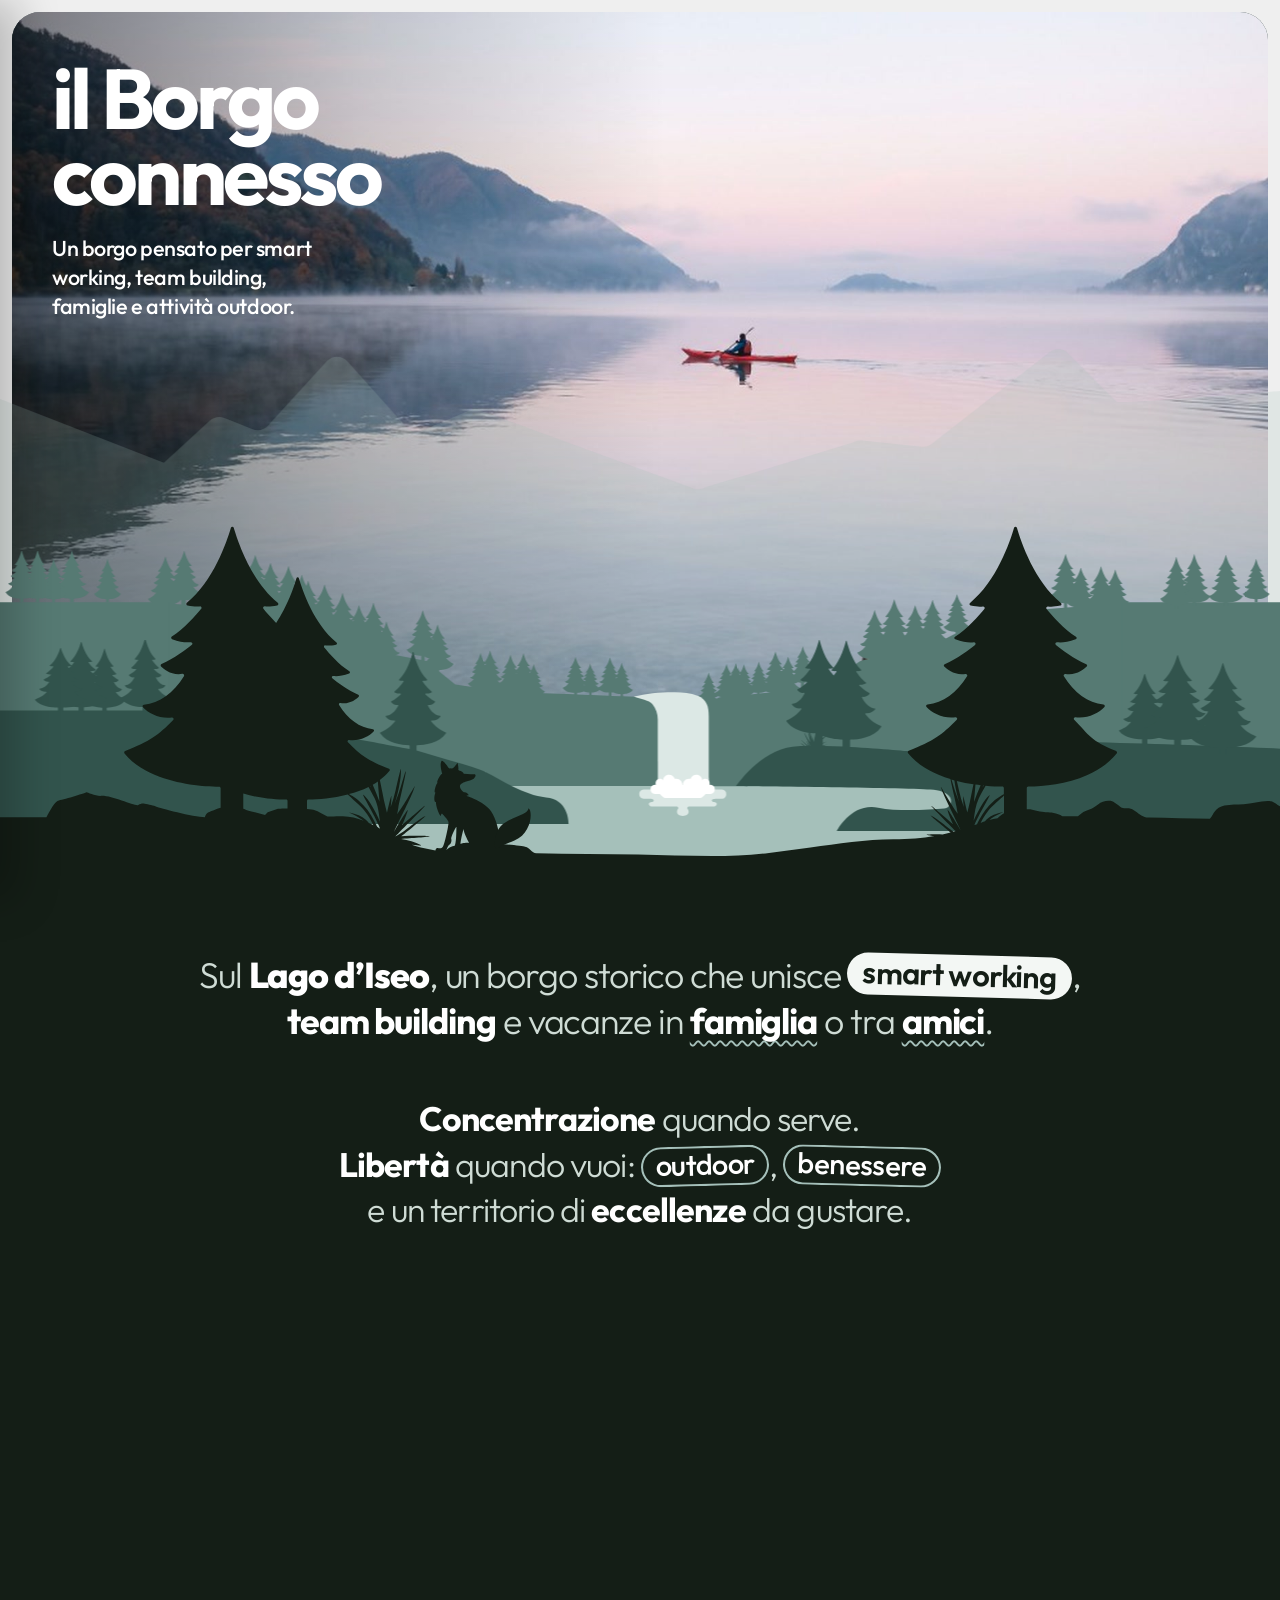
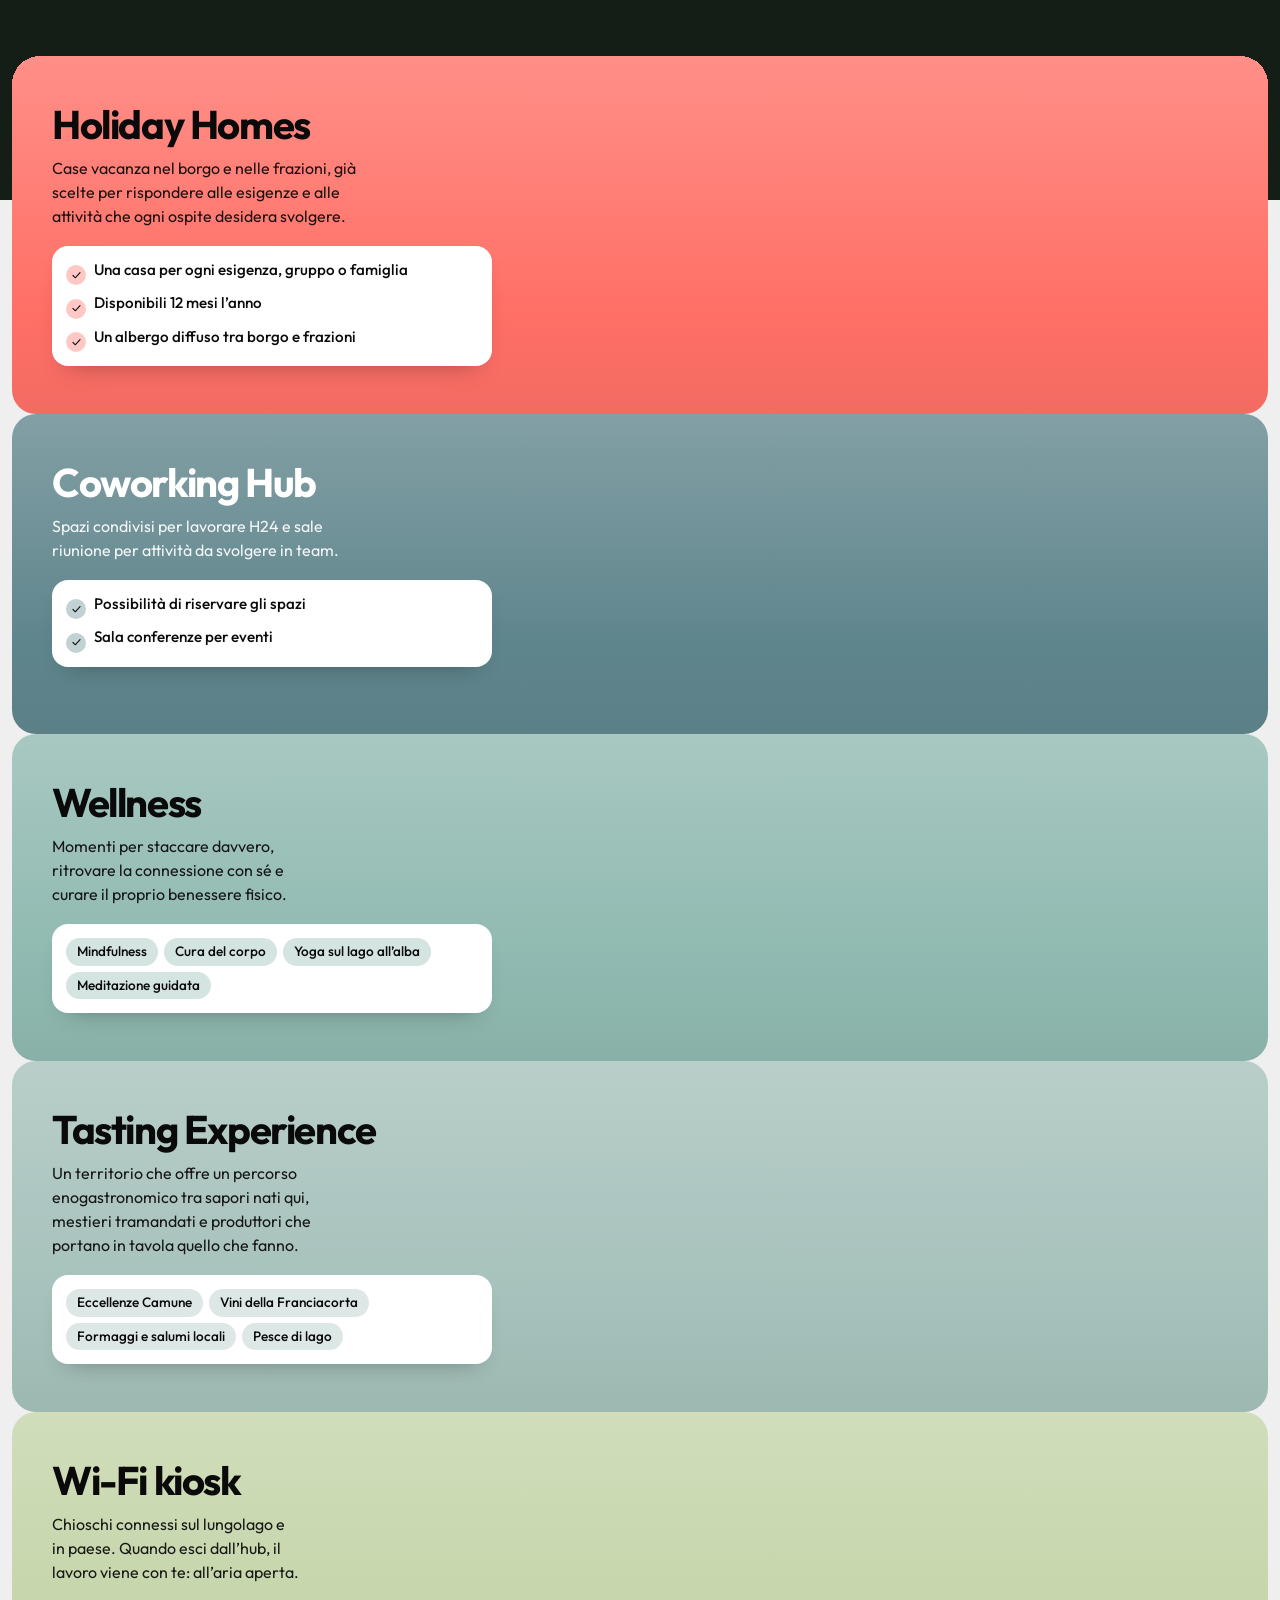
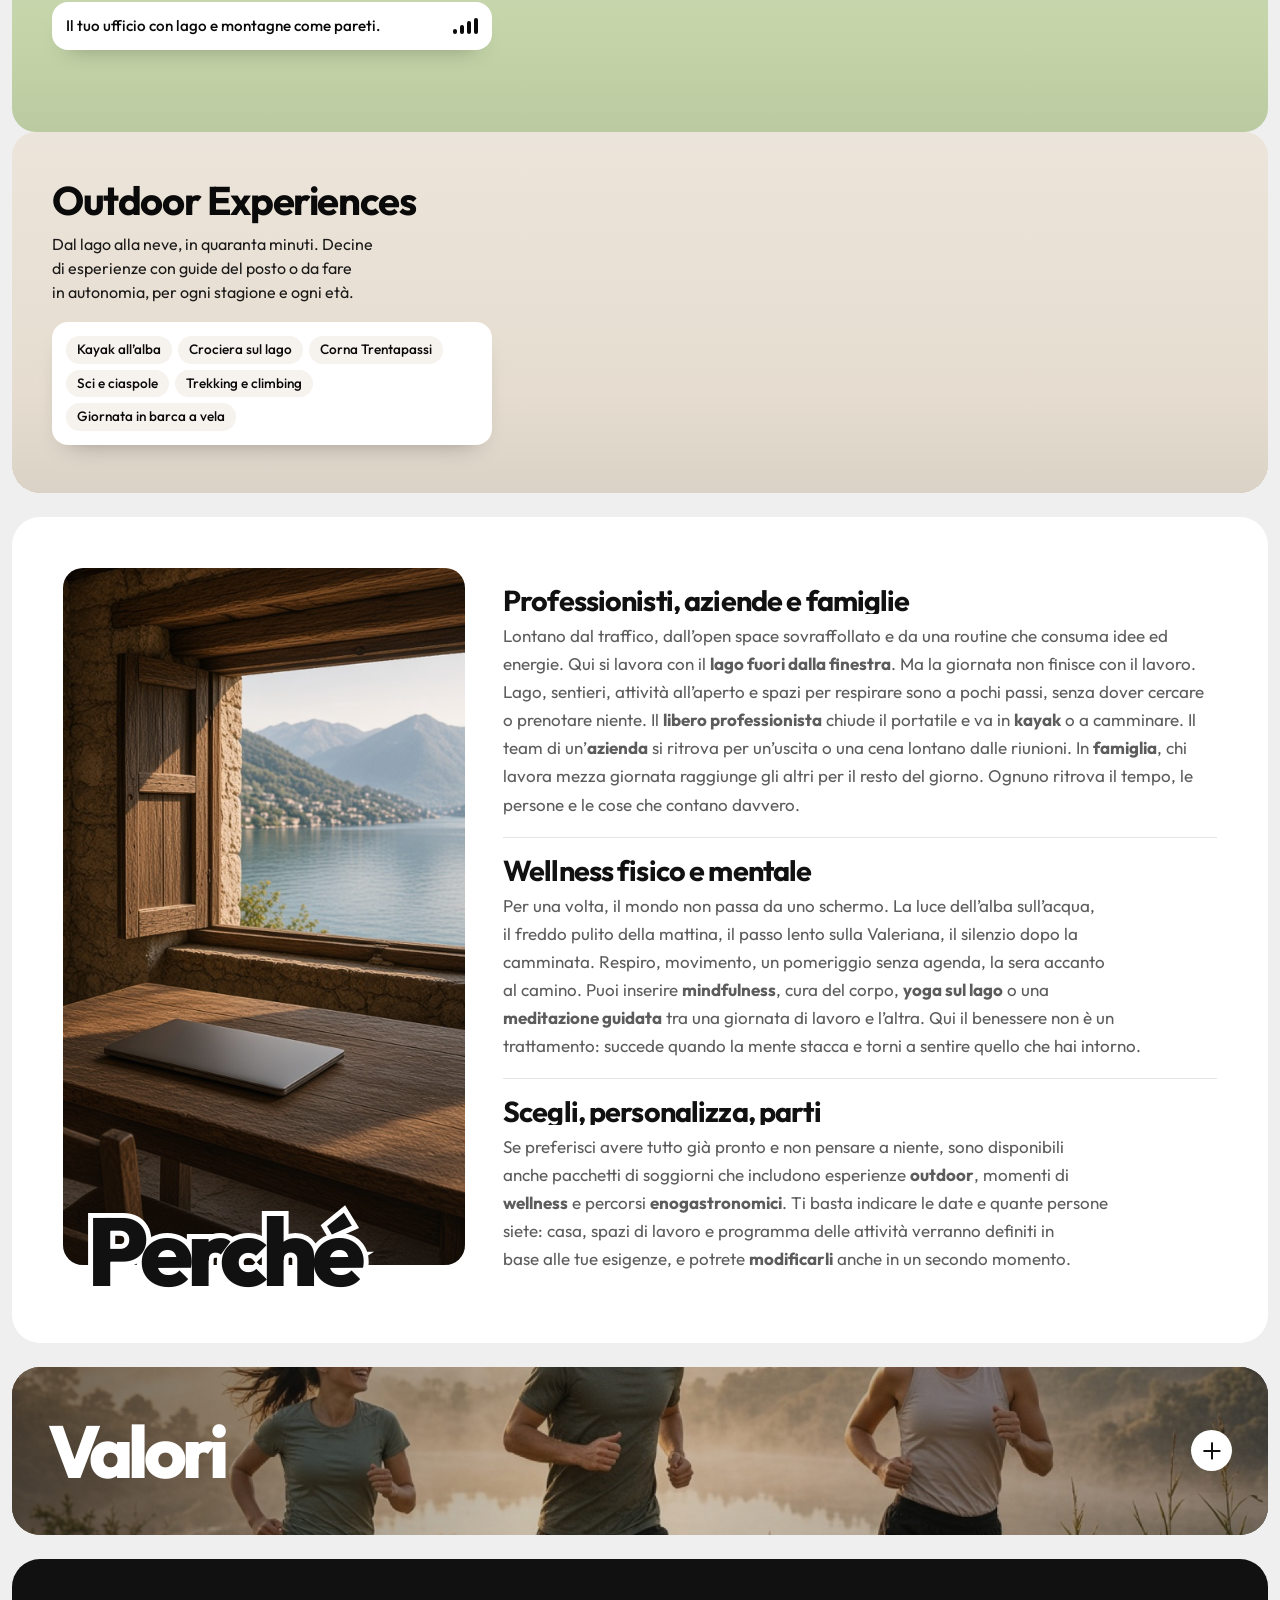
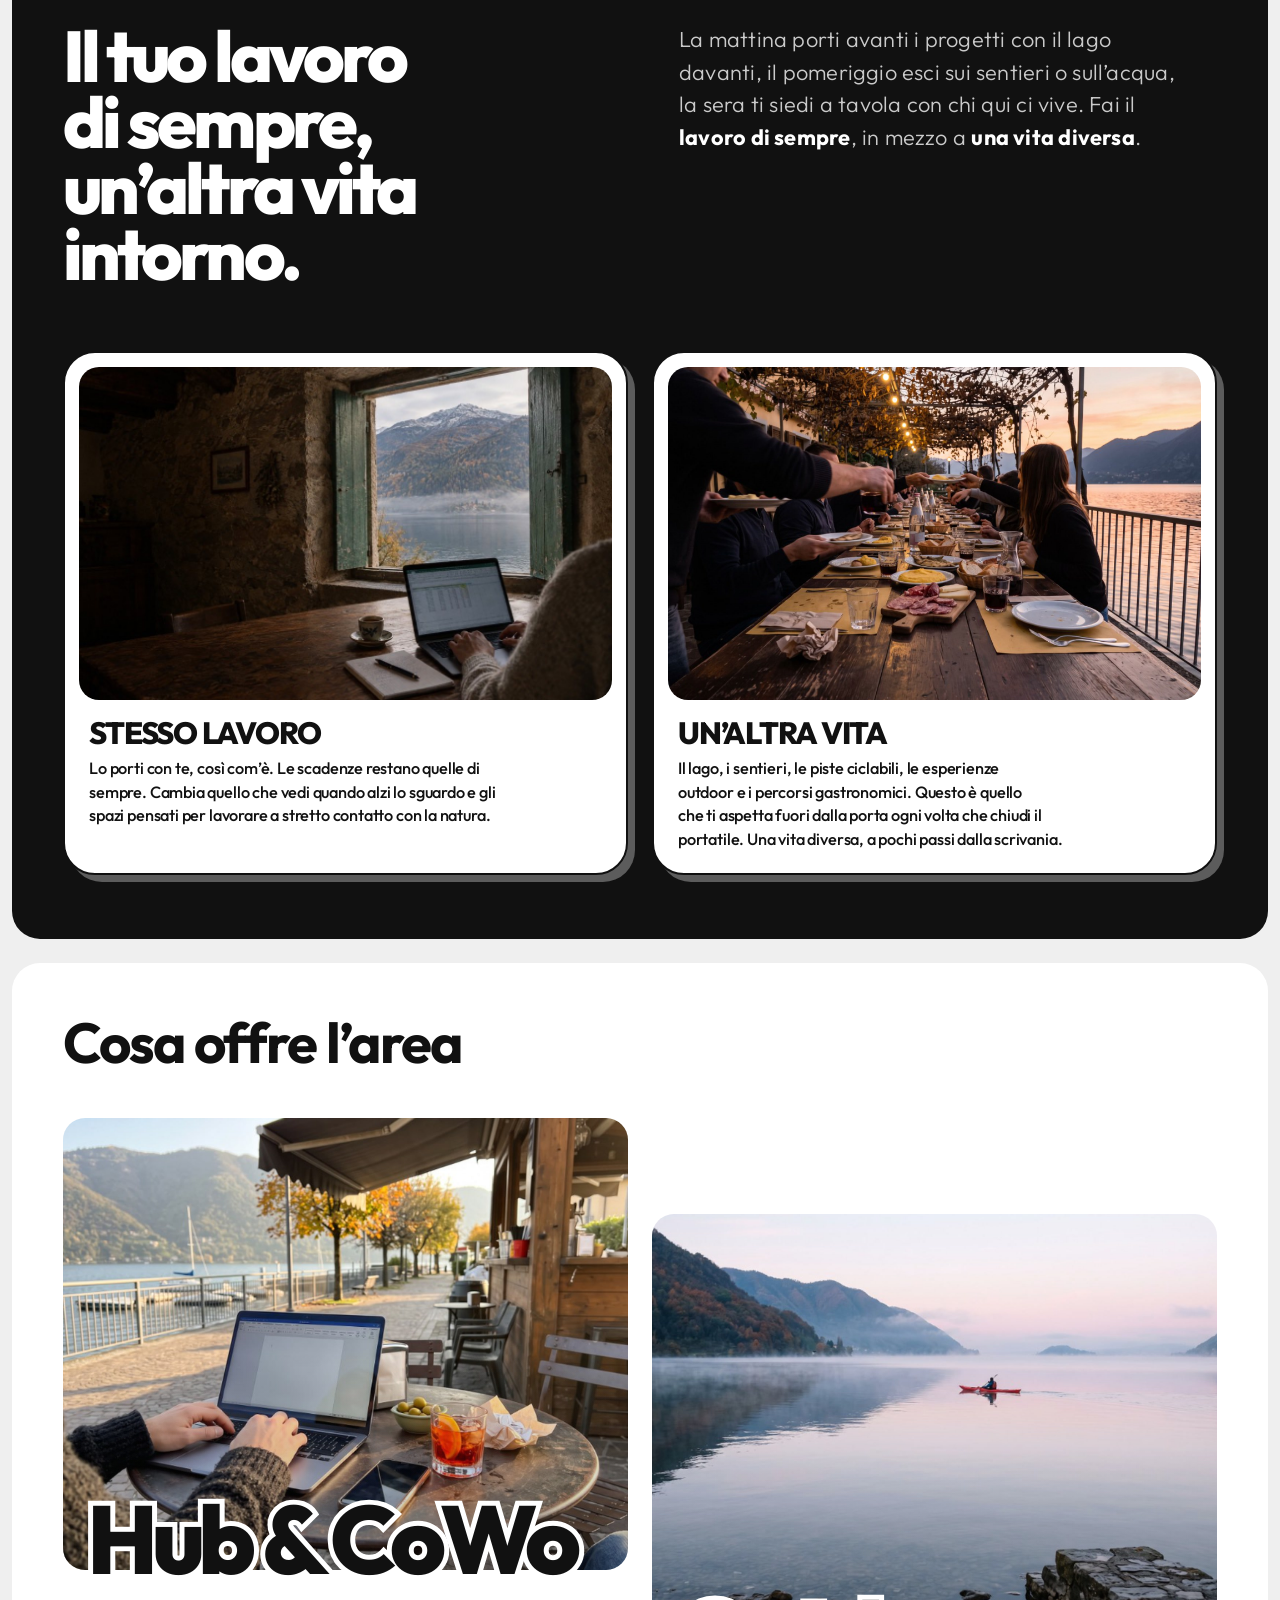
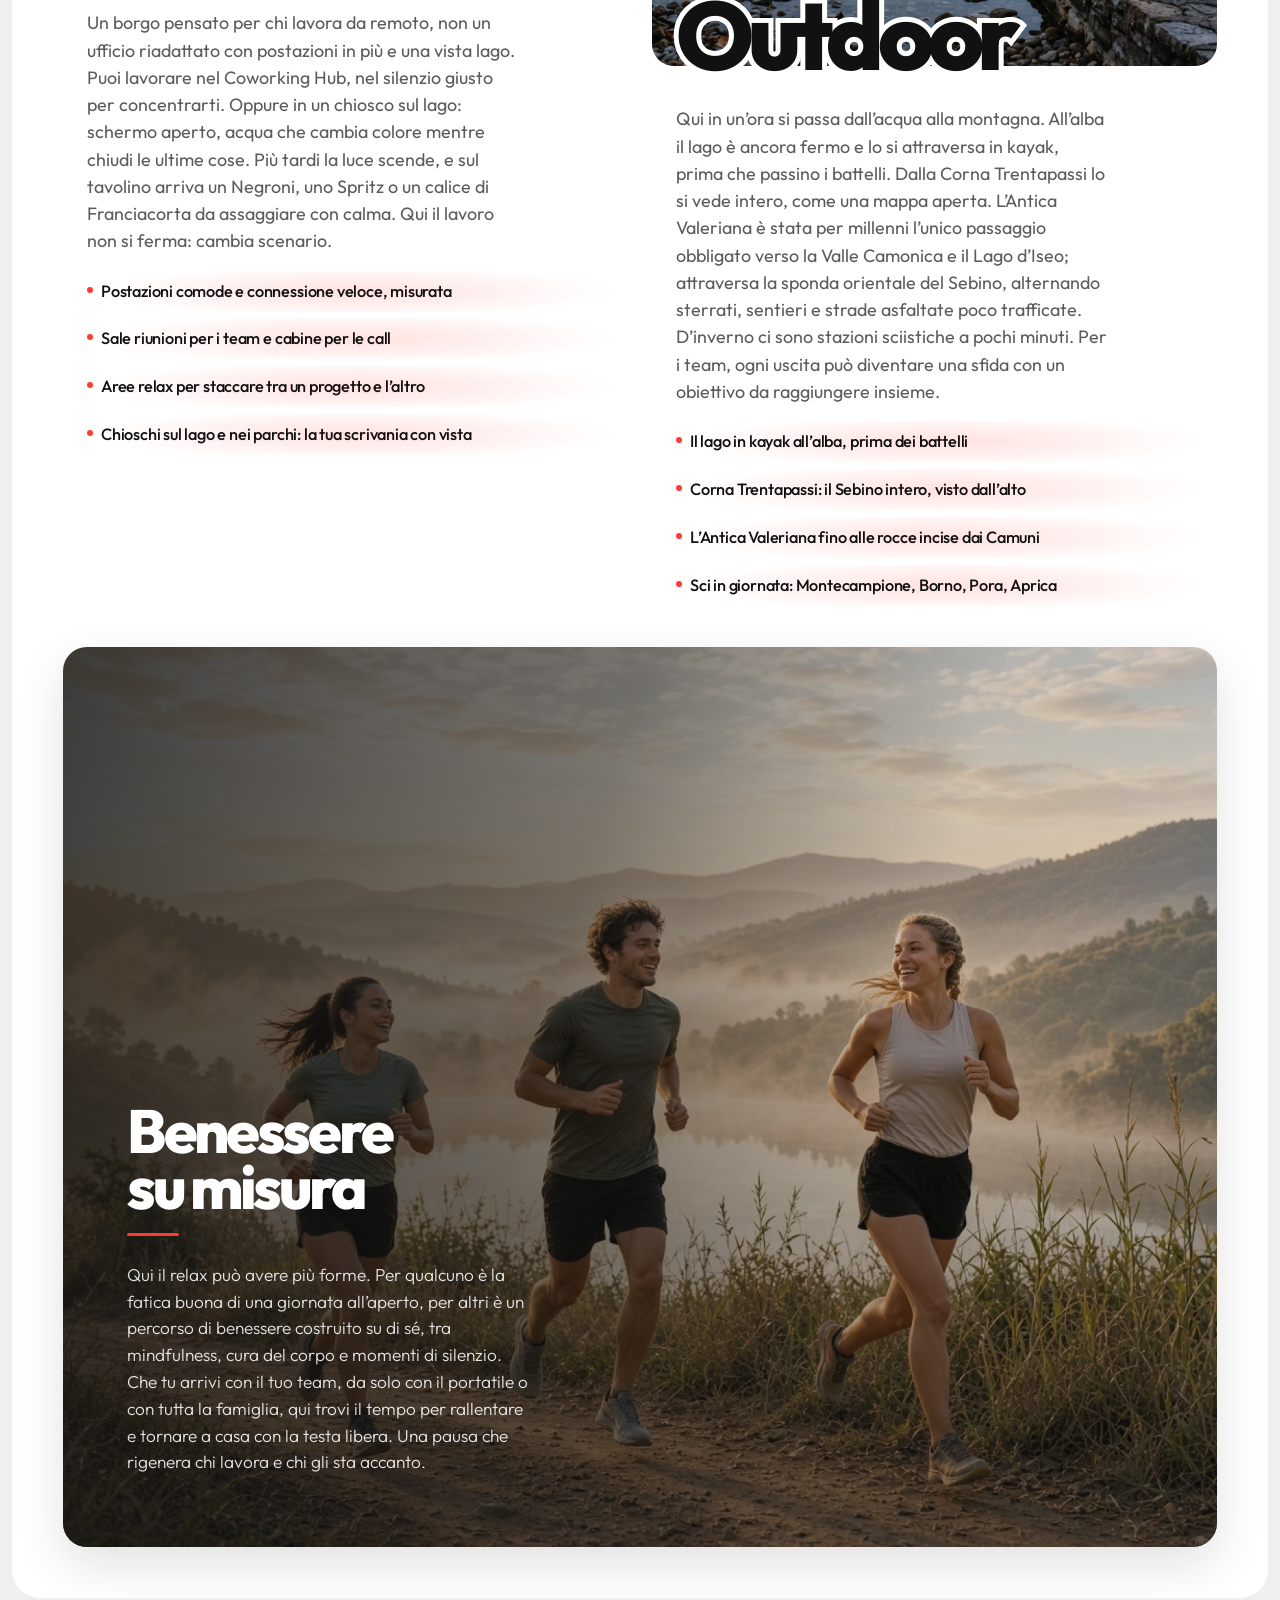
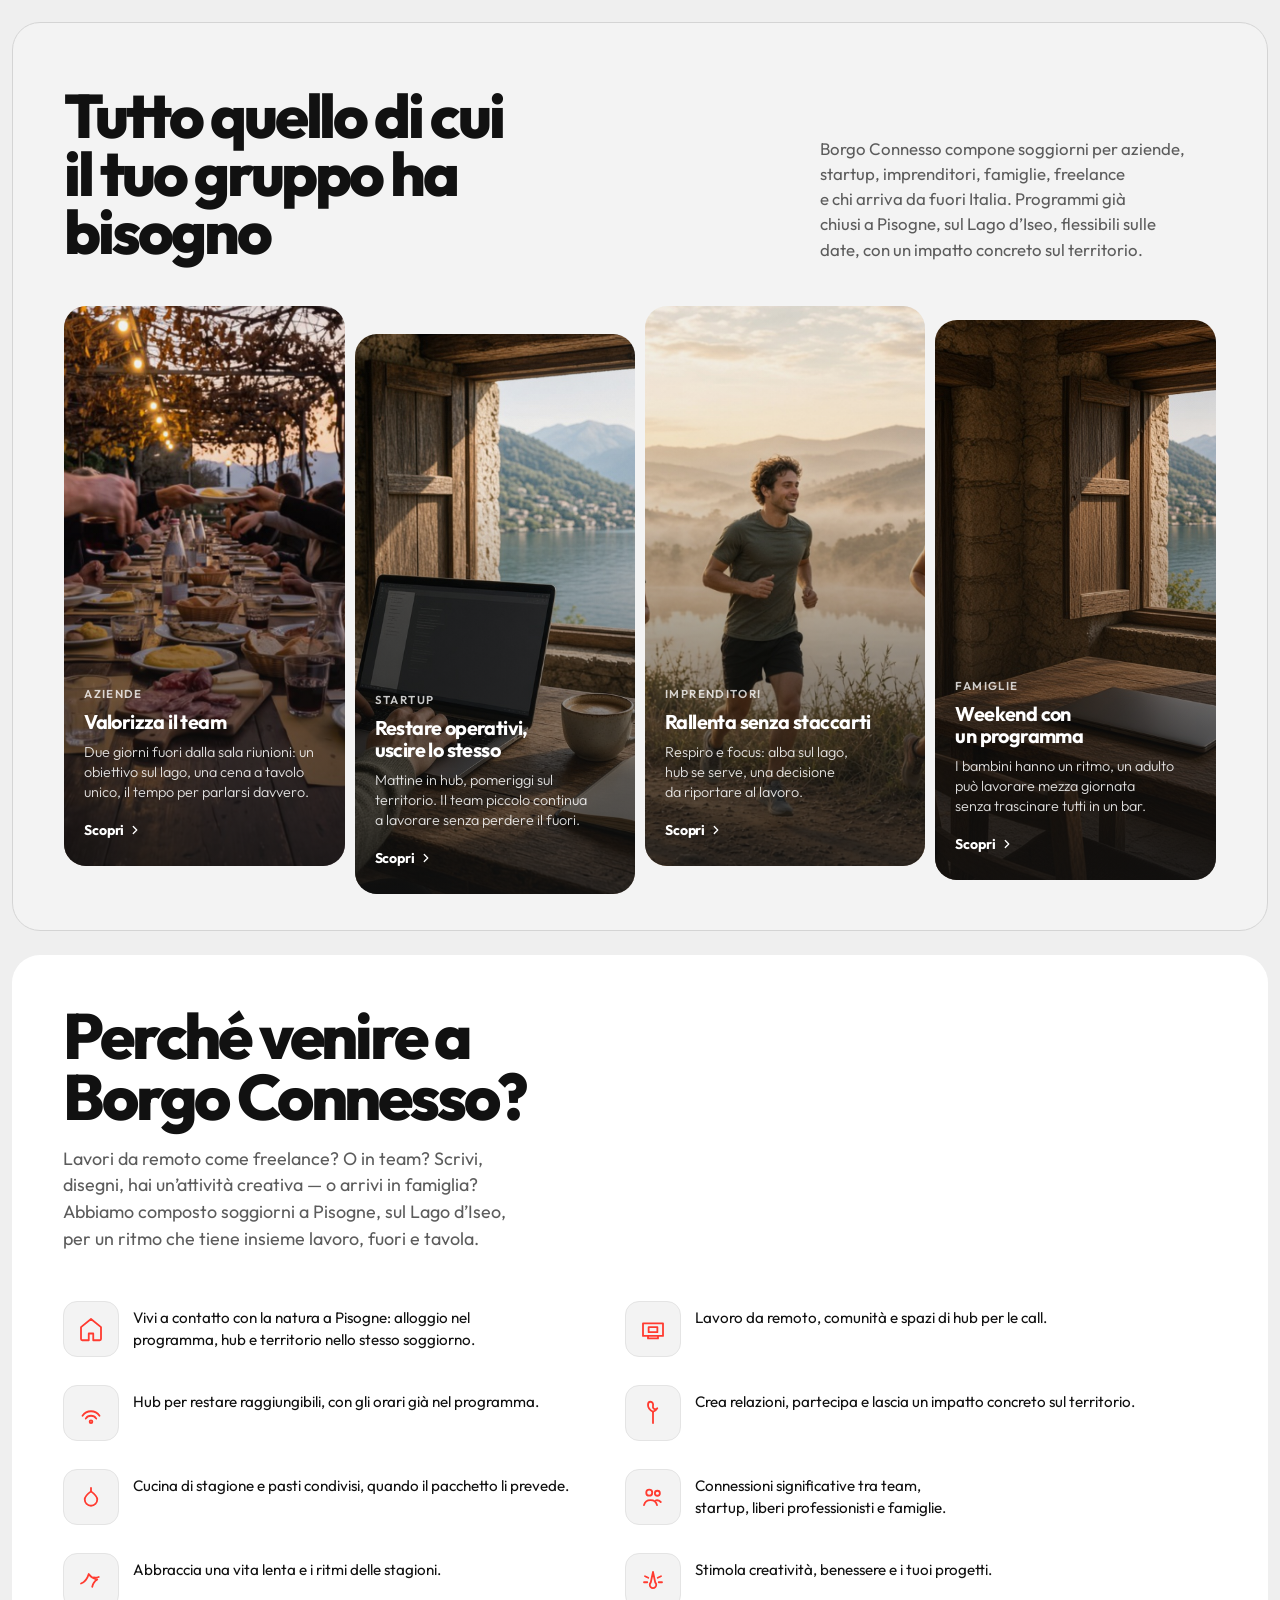
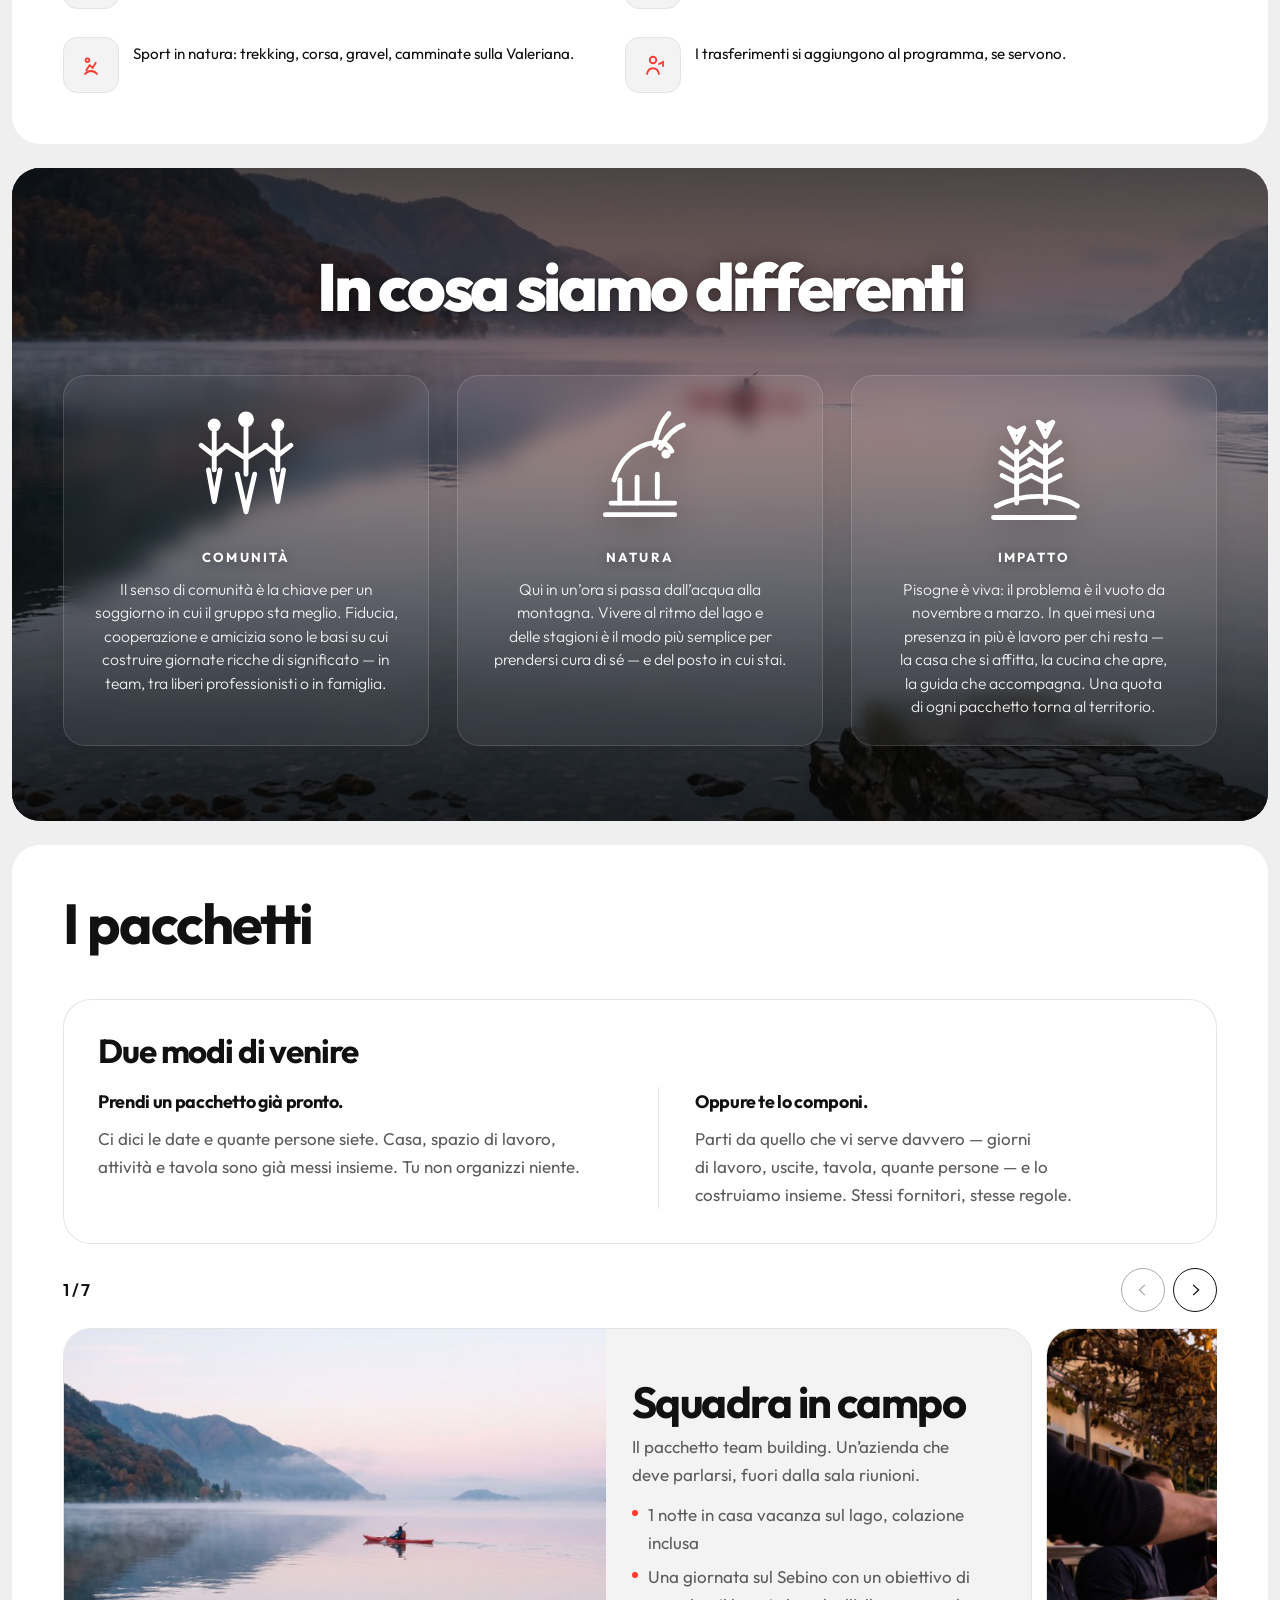
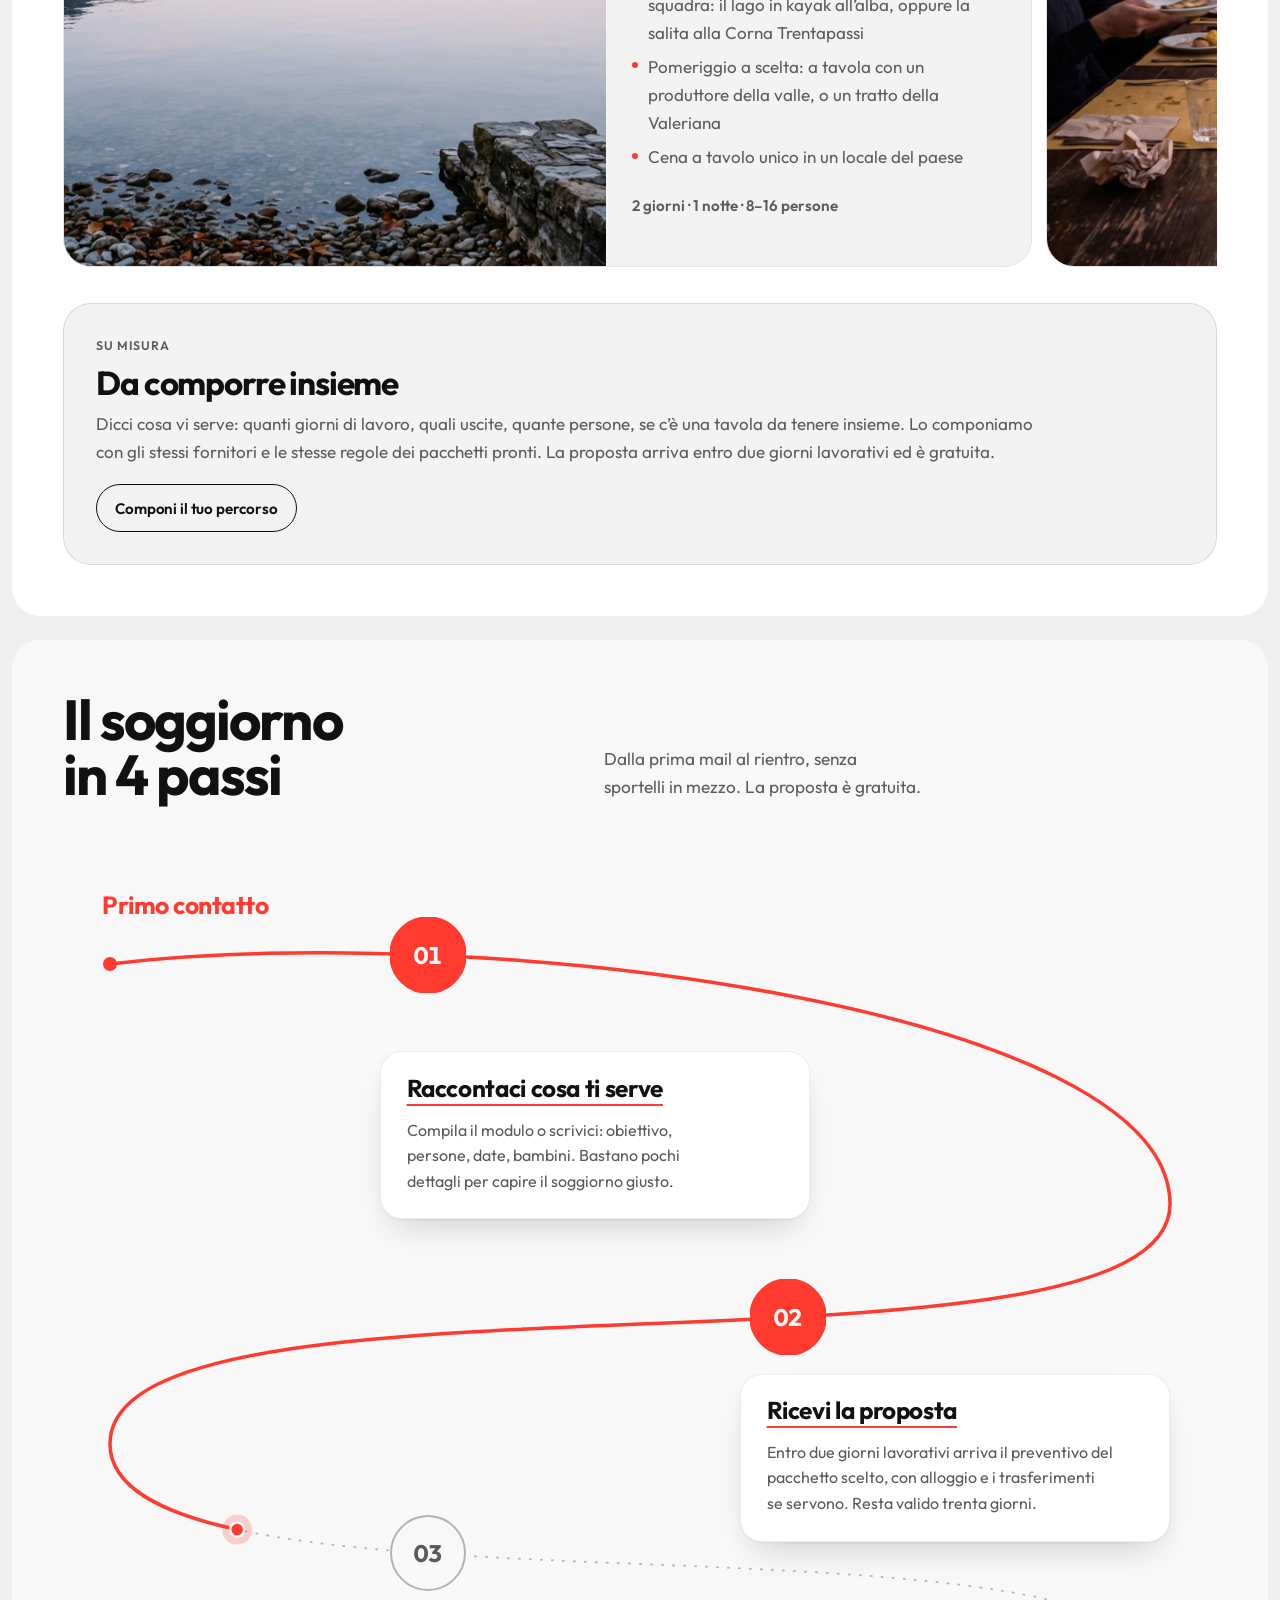
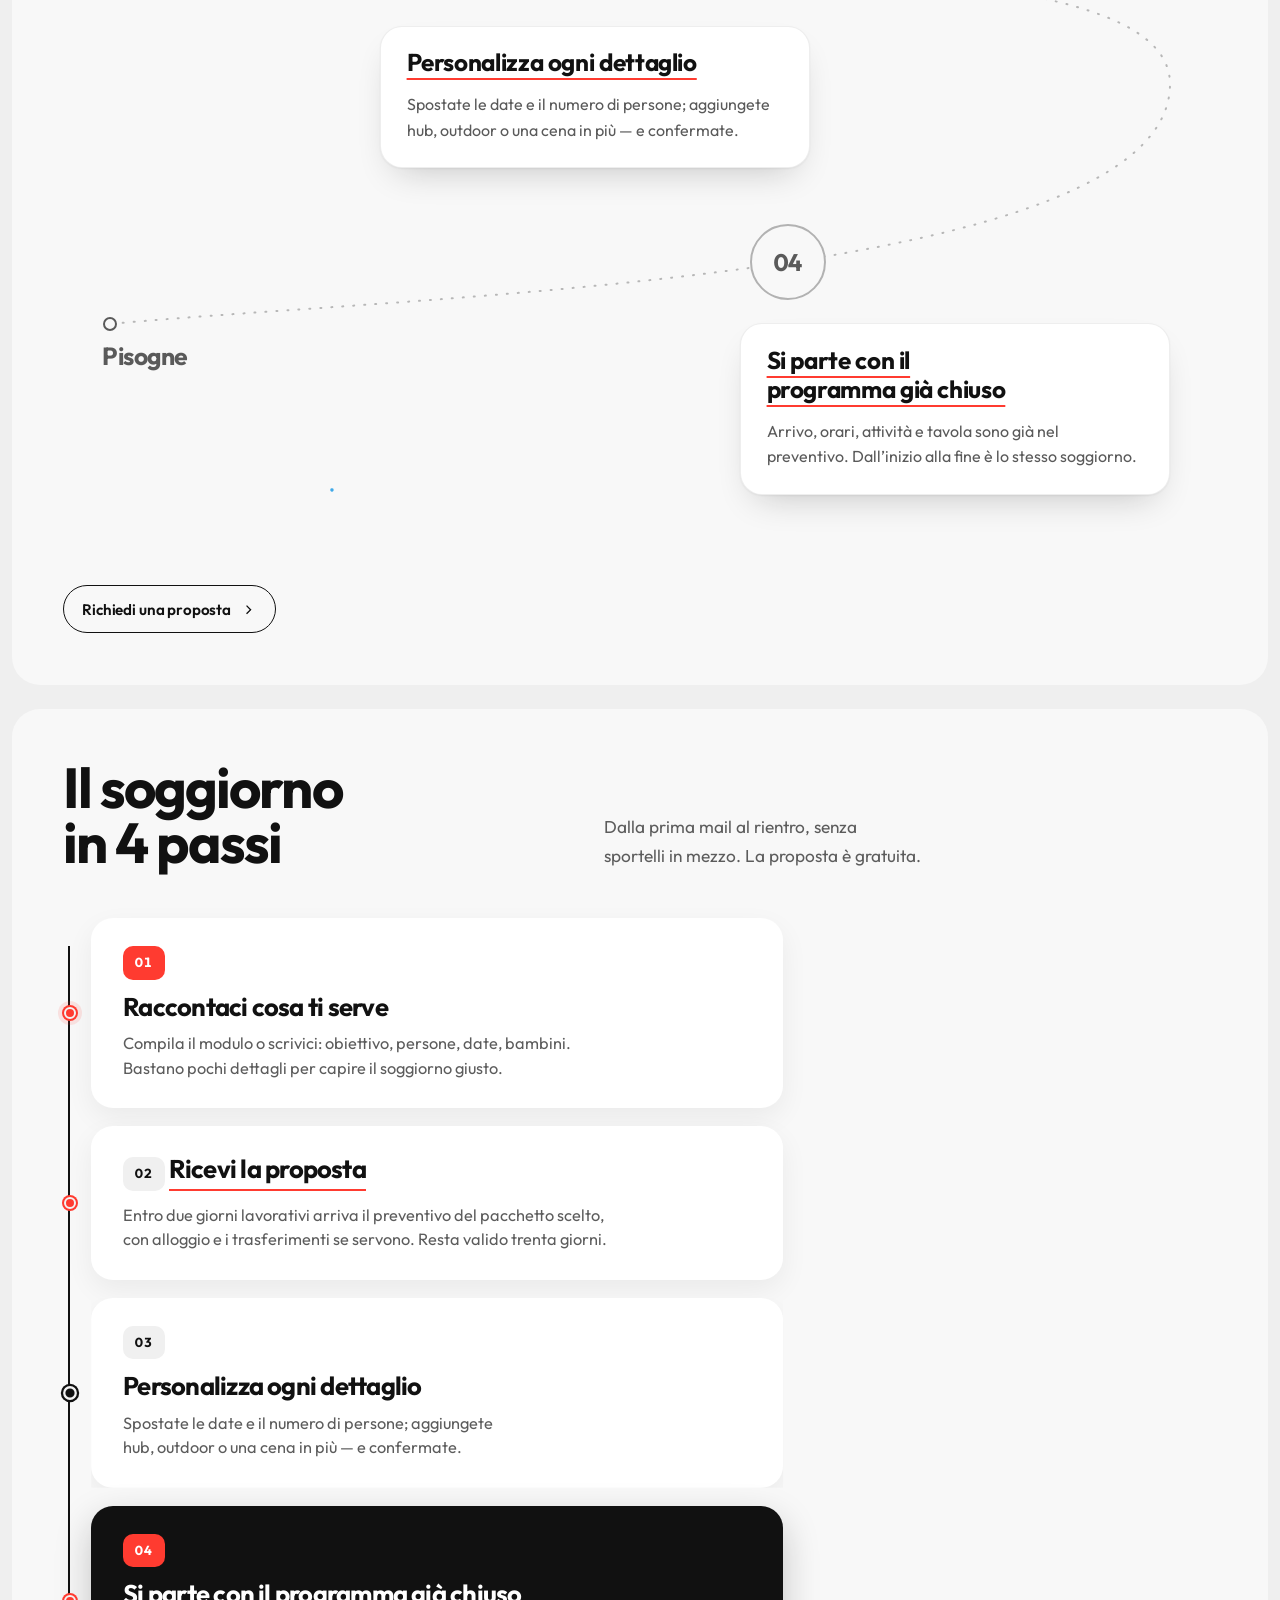
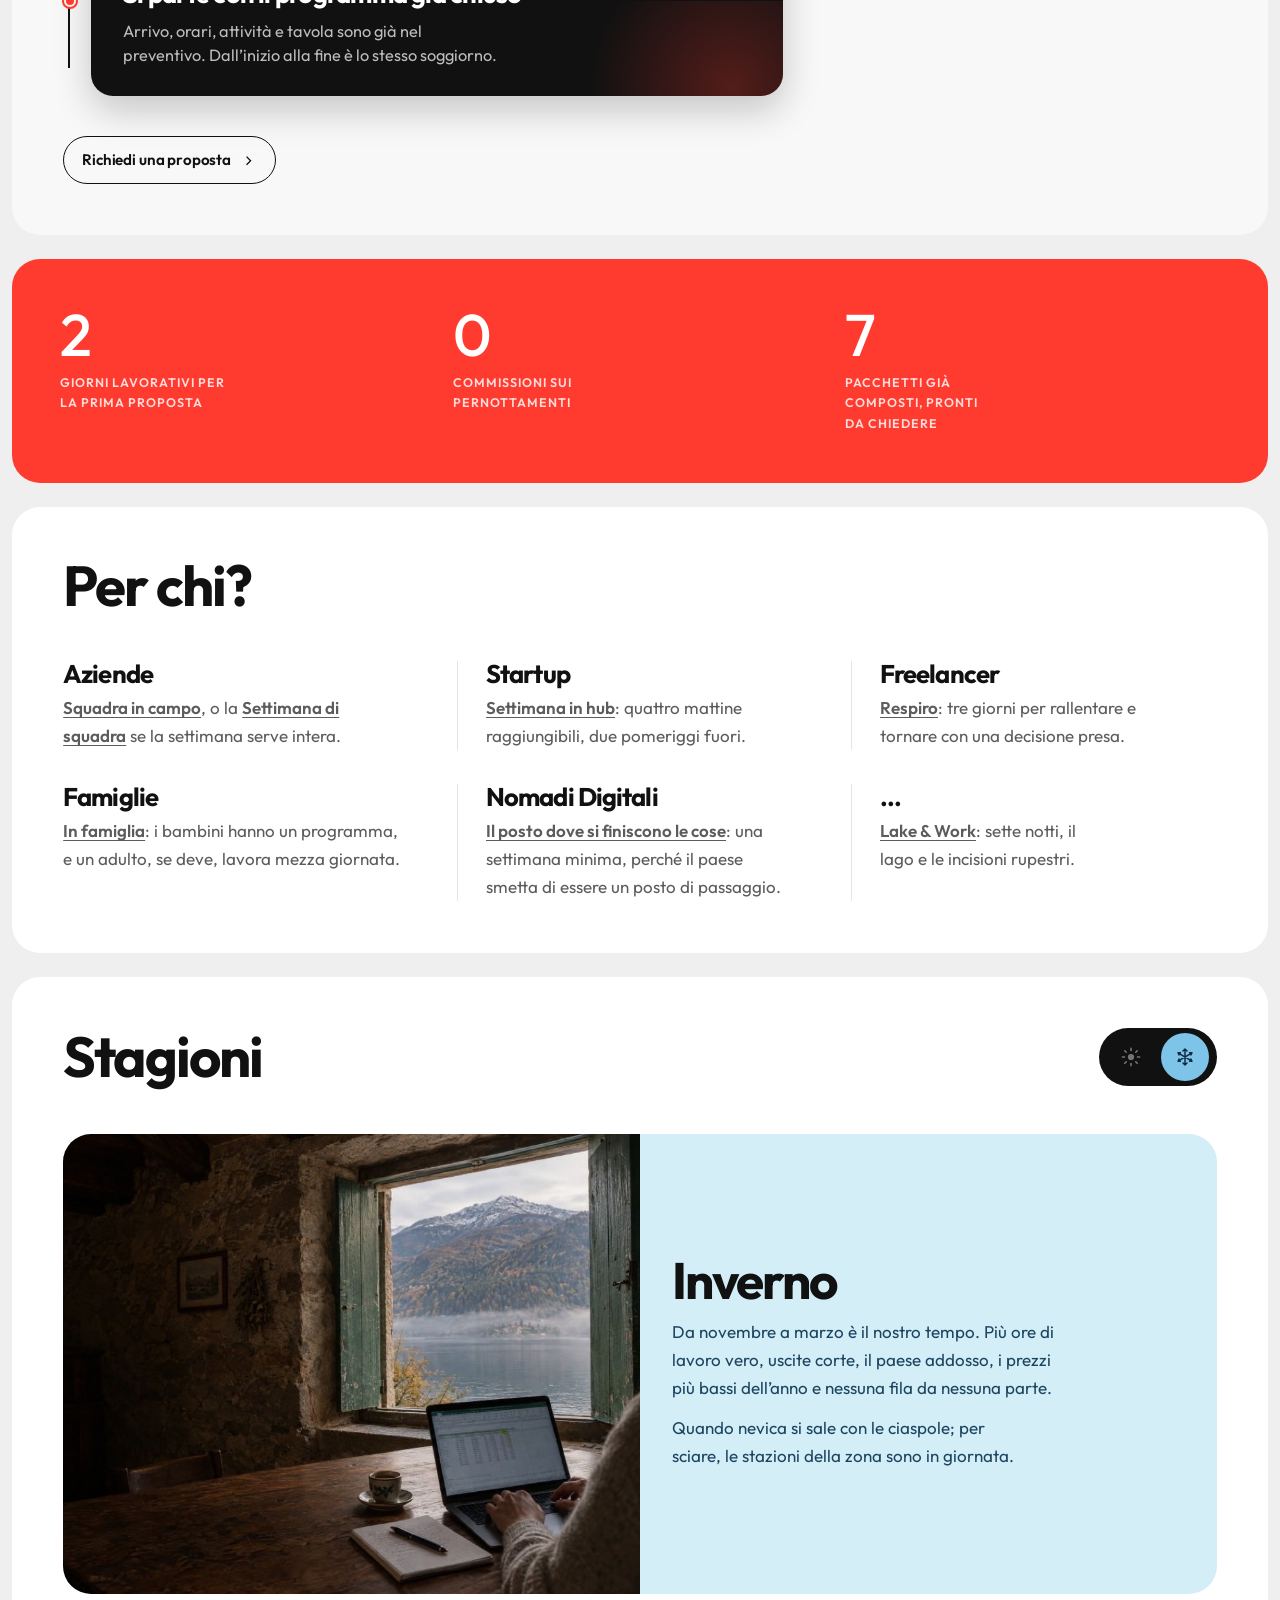
<file: index.html>
<!DOCTYPE html>
<html lang="it">
<head>
  <meta charset="UTF-8">
  <meta name="viewport" content="width=device-width, initial-scale=1">
  <title>Borgo Connesso — Lavorare e stare a Pisogne, sul Lago d’Iseo</title>
  <meta name="description" content="Soggiorni che tengono insieme lavoro, outdoor, benessere e tavola a Pisogne, sul Lago d’Iseo. Pacchetti già pronti per aziende, startup, famiglie e chi lavora da remoto — o composti su misura.">
  <meta name="theme-color" content="#111111">
  <meta property="og:type" content="website">
  <meta property="og:locale" content="it_IT">
  <meta property="og:title" content="Borgo Connesso — Lavorare e stare a Pisogne, sul Lago d’Iseo">
  <meta property="og:description" content="Soggiorni che tengono insieme lavoro, outdoor, benessere e tavola a Pisogne, sul Lago d’Iseo. Pacchetti già pronti o composti su misura.">
  <meta property="og:image" content="assets/territorio-outdoor.jpg">
  <link rel="icon" href="assets/favicon.svg" type="image/svg+xml">
  <link rel="preconnect" href="https://fonts.googleapis.com">
  <link rel="preconnect" href="https://fonts.gstatic.com" crossorigin>
  <link href="https://fonts.googleapis.com/css2?family=Inter:wght@400;500;600&family=Outfit:wght@300;400;500;600;700;800&display=swap" rel="stylesheet">
  <link rel="stylesheet" href="css/main-color.css?v=1">
  <link rel="stylesheet" href="css/styles.css?v=347">
  <link rel="stylesheet" href="css/timeline.css?v=7">
</head>
<body id="top">
  <a class="skip" href="#contenuto">Vai al contenuto</a>
  <button class="rail-show" type="button" aria-expanded="false" aria-controls="rail" aria-label="Apri la barra" aria-hidden="true" inert>
    <span class="rail-show-plus" aria-hidden="true"></span>
  </button>

  <div class="frame">
    <aside class="rail" id="rail" aria-hidden="true" inert>
      <div class="rail-top">
        <a class="logo" href="#top">Borgo Connesso</a>
        <button class="icon-button rail-hide" type="button" aria-label="Chiudi la barra">
          <span class="rail-menu-x" aria-hidden="true"></span>
        </button>
      </div>

      <div class="rail-mid">
        <div class="seal" aria-hidden="true">
          <svg class="seal-ring" viewBox="0 0 200 200">
            <defs>
              <path id="seal-circle" d="M100,100 m-78,0 a78,78 0 1,1 156,0 a78,78 0 1,1 -156,0"/>
            </defs>
            <text fill="currentColor" font-size="9.2" letter-spacing="2.8">
              <textPath href="#seal-circle">BORGO CONNESSO — PISOGNE — LAGO D'ISEO — SINCE 2026 — </textPath>
            </text>
          </svg>
          <svg class="seal-mark" viewBox="0 0 64 64" fill="currentColor">
            <path d="M12 10h18v44H12V10zm22 0h18v20H34V10zm0 24h18v20H34V34z"/>
          </svg>
        </div>

        <div class="rail-contact">
          <a href="mailto:ciao@borgoconnesso.it">ciao@borgoconnesso.it</a>
          <a href="https://maps.google.com/?q=Pisogne+Brescia" rel="noopener noreferrer">Pisogne (Brescia) — Lago d’Iseo</a>
          <p class="rail-meta">© 2026, All Rights Reserved</p>
        </div>
      </div>

      <div class="rail-foot">
        <div class="rail-links">
          <a href="mailto:ciao@borgoconnesso.it" aria-label="Scrivi un'email">
            <svg viewBox="0 0 24 24" aria-hidden="true"><rect x="3.5" y="5.5" width="17" height="13" rx="2"/><path d="M4.5 7.5 12 13l7.5-5.5"/></svg>
          </a>
          <a href="https://maps.google.com/?q=Pisogne+Brescia" aria-label="Apri la mappa di Pisogne" rel="noopener noreferrer">
            <svg viewBox="0 0 24 24" aria-hidden="true"><path d="M12 21s6.5-5.8 6.5-10.5a6.5 6.5 0 1 0-13 0C5.5 15.2 12 21 12 21z"/><circle cx="12" cy="10.5" r="2" fill="currentColor" stroke="none"/></svg>
          </a>
          <a href="#percorsi" aria-label="Vai ai pacchetti">
            <svg viewBox="0 0 24 24" aria-hidden="true"><circle cx="12" cy="12" r="8.5"/><path d="M3.5 12h17M12 3.5c2.4 2.6 3.6 5.4 3.6 8.5s-1.2 5.9-3.6 8.5c-2.4-2.6-3.6-5.4-3.6-8.5s1.2-5.9 3.6-8.5z"/></svg>
          </a>
        </div>
        <a class="btn btn-block" href="#proposta">
          <svg viewBox="0 0 24 24" aria-hidden="true"><path d="M3 6.5A2.5 2.5 0 0 1 5.5 4h13A2.5 2.5 0 0 1 21 6.5v11a2.5 2.5 0 0 1-2.5 2.5h-13A2.5 2.5 0 0 1 3 17.5v-11zm1.6.3 7.4 5.2 7.4-5.2"/></svg>
          Richiedi una proposta
        </a>
      </div>
    </aside>

    <main class="stage" id="contenuto">
      <div class="hero-wrap">
      <div class="hero">
        <section class="hero-visual" aria-roledescription="carousel" aria-label="Immagini del borgo">
          <div class="hero-slides">
            <article class="hero-slide is-active">
              <video class="hero-video" autoplay muted loop playsinline webkit-playsinline preload="auto" poster="assets/territorio-outdoor.jpg?v=3" aria-hidden="true">
                <source src="assets/drone-intacture.mp4" type="video/mp4">
              </video>
              <div class="hero-copy">
                <h1>il Borgo<br>connesso</h1>
                <p>Un borgo pensato per smart working, team building, famiglie e attività outdoor.</p>
              </div>
            </article>
            <article class="hero-slide" aria-hidden="true">
              <img src="assets/lavoro-borgo.jpg?v=2" width="1800" height="1350" alt="Una persona al laptop su un tavolo di legno, davanti a una finestra sul lago e sulle montagne">
            </article>
          </div>
        </section>
      </div>
      </div>

      <!-- Fascia verde + pausa + card, in un solo blocco (.forest-stage):
           testo tutto in vista sotto la foresta, poi le card gli salgono
           sopra e si impilano; alla fine escono insieme. -->
      <div class="forest-stage">
      <!-- Fascia verde continua dalla base della foresta -->
      <section class="forest-green" id="bosco" aria-labelledby="forest-green-title">
        <!-- Due frasi, la seconda un gradino più piccola. Dentro ogni frase:
             strong = bianco pieno; .fg-wave = sottolineatura a onda;
             .fg-pill = parola in pillola (piena, rossa --hot, o solo bordo --line). -->
        <div class="forest-green__inner">
          <h2 id="forest-green-title">Sul <strong class="fg-lake">Lago d’Iseo</strong>, un borgo storico che unisce <span class="fg-keep"><span class="fg-pill">smart working</span>,</span> <strong>team building</strong> e&nbsp;vacanze in <strong class="fg-wave">famiglia</strong> o tra <span class="fg-keep"><strong class="fg-wave">amici</strong>.</span></h2>
          <p class="fg-sub"><span class="fg-keep"><strong>Concentrazione</strong> quando serve.</span> <span class="fg-keep"><strong>Libertà</strong> quando vuoi:</span> <span class="fg-keep"><span class="fg-pill fg-pill--line">outdoor</span>,</span> <span class="fg-pill fg-pill--line fg-pill--tilt">benessere</span> e&nbsp;un&nbsp;territorio di <strong>eccellenze</strong> da gustare.</p>
        </div>
      </section>

      <!-- ===================================================================
           NEL SOGGIORNO · solo card impilate (stile Clay)
           Scorrendo, ogni card si ferma in alto e la successiva sale a
           coprirla; quella coperta si rimpicciolisce e si inclina.
           - Testi: si cambiano qui sotto, card per card.
           - Colori: variabili --sog-* in css/styles.css.
           - --tone su ogni <li>; --i scala le card di 12px in pila.
           - Animazione: initSoggiornoStack() in js/main.js.
           =================================================================== -->
      <!-- Pausa di scroll: testo tutto in vista sotto la foresta, poi le card -->
      <div class="forest-pin-runway" aria-hidden="true"></div>

      <section class="room room--soggiorno" id="soggiorno" aria-labelledby="soggiorno-title" data-sog-stack>
        <h2 id="soggiorno-title" class="sr">Nel soggiorno — sei cose già pronte quando arrivi</h2>
        <div class="sog-grid">
          <ol class="sog-stack">
            <!-- 1 · Holiday Homes (prova sim 7 · soft; ripristino: is-dark + --tone:var(--main-color)) -->
            <li class="sog-card" style="--i:0; --tone:var(--sog-pink)">
              <h3>Holiday Homes</h3>
              <p>Case vacanza nel borgo e nelle frazioni, già scelte per rispondere alle esigenze e alle attività che ogni ospite desidera svolgere.</p>
              <div class="sog-ui">
                <div class="sog-row"><span><span class="sog-ok" aria-hidden="true">✓</span>Una casa per ogni esigenza, gruppo o famiglia</span></div>
                <div class="sog-row"><span><span class="sog-ok" aria-hidden="true">✓</span>Disponibili 12 mesi l’anno</span></div>
                <div class="sog-row"><span><span class="sog-ok" aria-hidden="true">✓</span>Un albergo diffuso tra borgo e frazioni</span></div>
              </div>
            </li>

            <!-- 2 · Coworking Hub -->
            <li class="sog-card is-dark" style="--i:1; --tone:var(--sog-teal)">
              <h3>Coworking Hub</h3>
              <p>Spazi condivisi per lavorare H24 e sale riunione per attività da svolgere in team.</p>
              <div class="sog-ui">
                <div class="sog-row"><span><span class="sog-ok" aria-hidden="true">✓</span>Possibilità di riservare gli spazi</span></div>
                <div class="sog-row"><span><span class="sog-ok" aria-hidden="true">✓</span>Sala conferenze per eventi</span></div>
              </div>
            </li>

            <!-- 3 · Wellness (prova sim 7 · chiaro; ripristino C: aggiungere is-dark) -->
            <li class="sog-card" style="--i:2; --tone:var(--sog-lav)">
              <h3>Wellness</h3>
              <p>Momenti per staccare davvero, ritrovare la connessione con sé e curare il proprio benessere fisico.</p>
              <div class="sog-ui">
                <ul class="sog-chips">
                  <li>Mindfulness</li>
                  <li>Cura del corpo</li>
                  <li>Yoga sul lago all’alba</li>
                  <li>Meditazione guidata</li>
                </ul>
              </div>
            </li>

            <!-- 4 · Tasting Experience (colore = pos 4 della gradazione) -->
            <li class="sog-card" style="--i:3; --tone:var(--sog-peach)">
              <h3>Tasting Experience</h3>
              <p>Un territorio che offre un percorso enogastronomico tra sapori nati qui, mestieri tramandati e produttori che portano in tavola quello che fanno.</p>
              <div class="sog-ui">
                <ul class="sog-chips">
                  <li>Eccellenze Camune</li><li>Vini della Franciacorta</li><li>Formaggi e salumi locali</li><li>Pesce di lago</li>
                </ul>
              </div>
            </li>

            <!-- 5 · Wi-Fi kiosk (le tacche si animano: sono solo decorative) -->
            <li class="sog-card" style="--i:4; --tone:var(--sog-ochre)">
              <h3>Wi-Fi kiosk</h3>
              <p>Chioschi connessi sul lungolago e in paese. Quando esci dall’hub, il lavoro viene con te: all’aria aperta.</p>
              <div class="sog-ui">
                <div class="sog-row"><span>Il tuo ufficio con lago e montagne come pareti.</span><span class="sog-bars" aria-hidden="true"><i></i><i></i><i></i><i></i></span></div>
              </div>
            </li>

            <!-- 6 · Outdoor Experiences (ultima; lo sci è nelle stazioni vicine, non a Pisogne) -->
            <li class="sog-card" style="--i:5; --tone:var(--sog-sand)">
              <h3>Outdoor Experiences</h3>
              <p>Dal lago alla neve, in quaranta minuti. Decine di esperienze con guide del posto o da fare in autonomia, per ogni stagione e ogni età.</p>
              <div class="sog-ui">
                <ul class="sog-chips">
                  <li>Kayak all’alba</li>
                  <li>Crociera sul lago</li>
                  <li>Corna Trentapassi</li>
                  <li>Sci e ciaspole</li>
                  <li>Trekking e climbing</li>
                  <li>Giornata in barca a vela</li>
                </ul>
              </div>
            </li>
          </ol>
        </div>
      </section>
      </div>

      <section class="room" id="borgo">
        <div class="borgo-grid">
          <div class="borgo-visual">
            <div class="borgo-shot">
              <img src="assets/lago-borgo.jpg?v=2" width="1800" height="1013" alt="Tavolo di legno davanti a una finestra aperta sul lago, una bici appoggiata al muro di pietra">
            </div>
            <h2 class="borgo-title">Perché</h2>
          </div>
          <div class="parts">
            <article>
              <h3>Professionisti, aziende e famiglie</h3>
              <p>Lontano dal traffico, dall’open space sovraffollato e da una routine che consuma idee ed energie. Qui si lavora con il <strong>lago fuori dalla finestra</strong>. Ma la giornata non finisce con il lavoro. Lago, sentieri, attività all’aperto e spazi per respirare sono a pochi passi, senza dover cercare o prenotare niente. Il <strong>libero professionista</strong> chiude il portatile e va in <strong>kayak</strong> o a camminare. Il team di un’<strong>azienda</strong> si ritrova per un’uscita o una cena lontano dalle riunioni. In <strong>famiglia</strong>, chi lavora mezza giornata raggiunge gli altri per il resto del giorno. Ognuno ritrova il tempo, le persone e le cose che contano davvero.</p>
            </article>
            <article>
              <h3>Wellness fisico e mentale</h3>
              <p>Per una volta, il mondo non passa da uno schermo. La luce dell’alba sull’acqua, il freddo pulito della mattina, il passo lento sulla Valeriana, il silenzio dopo la camminata. Respiro, movimento, un pomeriggio senza agenda, la sera accanto al camino. Puoi inserire <strong>mindfulness</strong>, cura del corpo, <strong>yoga sul lago</strong> o una <strong>meditazione guidata</strong> tra una giornata di lavoro e l’altra. Qui il benessere non è un trattamento: succede quando la mente stacca e torni a sentire quello che hai intorno.</p>
            </article>
            <article>
              <h3>Scegli, personalizza, parti</h3>
              <p>Se preferisci avere tutto già pronto e non pensare a niente, sono disponibili anche pacchetti di soggiorni che includono esperienze <strong>outdoor</strong>, momenti di <strong>wellness</strong> e percorsi <strong>enogastronomici</strong>. Ti basta indicare le date e quante persone siete: casa, spazi di lavoro e programma delle attività verranno definiti in base alle tue esigenze, e potrete <strong>modificarli</strong> anche in un secondo momento.</p>
            </article>
          </div>
        </div>
      </section>

      <section class="room room--block-fold" id="valori" data-block-fold>
        <button
          class="block-fold-trigger"
          type="button"
          id="valori-toggle"
          aria-expanded="false"
          aria-controls="valori-panel"
        >
          <span class="block-fold-trigger-shot" aria-hidden="true">
            <img src="assets/alba-borgo.jpg?v=2" width="1800" height="1350" alt="">
          </span>
          <span class="block-fold-trigger-label">Valori</span>
          <span class="block-fold-mark" aria-hidden="true"></span>
        </button>
        <div class="block-fold-panel" id="valori-panel" role="region" aria-labelledby="valori-toggle" hidden>
          <button type="button" class="block-fold-close" aria-label="Chiudi Valori">
            <span class="block-fold-mark" aria-hidden="true"></span>
          </button>
          <div class="borgo-grid">
            <div class="borgo-visual">
              <div class="borgo-shot">
                <img src="assets/alba-borgo.jpg?v=2" width="1800" height="1350" alt="Tre giovani in corsa all'alba, lungo il lago">
              </div>
              <h2 class="borgo-title">Valori</h2>
            </div>
            <div class="parts">
              <article>
                <h3>Equilibrio</h3>
                <p><strong>Il lavoro è il mezzo, la vita che vuoi è il fine</strong>. Qui convivono però nella stessa giornata: <strong>la mattina</strong> c’è concentrazione, con un tavolo vero e una connessione che regge; <strong>il pomeriggio</strong> ci sono il lago, i sentieri, una tavola lunga. Per <strong>le aziende</strong> vuol dire avere team che si ritrovano lontani dalle solite routine che annullano creatività e stimoli. Per <strong>chi lavora da remoto</strong> è la prova che si può fare bene il proprio mestiere senza rinunciare al resto. Per <strong>le famiglie</strong> è l’occasione di conciliare lavoro e affetti senza rinunciare a nulla.</p>
              </article>
              <article>
                <h3>Comunità</h3>
                <p>Qui non sei un utente con un badge. Arrivi in un <strong>paese fatto di persone</strong>: chi ti affitta la casa, chi ti cucina la cena, chi all’alba ti porta in barca, chi ti fa scoprire sentieri unici… Dopo una pizza si prosegue la serata in compagnia di chi abita qui e alla terza mattina il barista sa già come prendi il caffè. Per un professionista o un nomade digitale è la differenza tra lavorare da un posto e <strong>immaginare di viverci da sempre</strong>.</p>
              </article>
              <article>
                <h3>Impatto</h3>
                <p>Ogni soggiorno lascia qualcosa al paese. Abbiamo raccolto una rete di attività che hanno a cuore il nostro territorio e per scelta <strong>lavoriamo solo fornitori locali</strong>. Una quota di ogni pacchetto ritorna al territorio tramite contributi per attività di restauro e per <strong>associazioni impegnate nel sociale</strong>. Per l’azienda è un impegno concreto da raccontare nel <strong>bilancio di sostenibilità</strong>. Per chi viene da solo, è sapere che la sua settimana <strong>conta anche per chi resta</strong>.</p>
              </article>
            </div>
          </div>
        </div>
      </section>

      <section class="room room--ricordi" id="ricordi" aria-labelledby="ricordi-title">
        <div class="ricordi">
          <div class="ricordi-lede">
            <h2 id="ricordi-title">Il tuo <strong>lavoro di sempre</strong>,<br><strong>un’altra vita intorno</strong>.</h2>
            <p class="ricordi-body">La mattina porti avanti i progetti con il lago davanti, il pomeriggio esci sui sentieri o sull’acqua, la sera ti siedi a tavola con chi qui ci vive. Fai il <strong>lavoro di sempre</strong>, in mezzo a <strong>una vita diversa</strong>.</p>
          </div>

          <div class="ricordi-prova">
            <article class="prova-card">
              <div class="prova-face">
                <img src="assets/ricordi-stesso-lavoro.jpg?v=1" width="1080" height="720" alt="Portatile aperto su un tavolo di legno, finestra sul lago e le montagne" loading="lazy">
                <h3>Stesso lavoro</h3>
                <p>Lo porti con te, così com’è. Le scadenze restano quelle di sempre. Cambia quello che vedi quando alzi lo sguardo e gli spazi pensati per lavorare a stretto contatto con la natura.</p>
              </div>
            </article>
            <article class="prova-card">
              <div class="prova-face">
                <img src="assets/ricordi-unaltra-vita.jpg?v=3" width="1920" height="1286" alt="Cena lunga sul lago al tramonto, tavola condivisa sotto le luci" loading="lazy">
                <h3>Un’altra vita</h3>
                <p>Il lago, i sentieri, le piste ciclabili, le esperienze outdoor e i percorsi gastronomici. Questo è quello che ti aspetta fuori dalla porta ogni volta che chiudi il portatile. Una vita diversa, a pochi passi dalla scrivania.</p>
              </div>
            </article>
          </div>
        </div>
      </section>

      <section class="room" id="territorio">
        <div class="room-head">
          <h2>Cosa offre l’area</h2>
        </div>
        <div class="mosaic mosaic--towers" data-tower-acc>
          <article class="tower tower-acc" data-tower-acc-item>
            <button type="button" class="tower-acc-head" aria-expanded="false">
              <img class="tower-acc-thumb" src="assets/territorio-hub.jpg?v=3" width="144" height="144" alt="" loading="lazy">
              <span class="tower-acc-label">
                <strong>Hub &amp; CoWo</strong>
                <span>Il borgo pensato per chi vuole lavorare da remoto</span>
              </span>
              <span class="tower-acc-toggle" aria-hidden="true">
                <svg class="tower-acc-plus" viewBox="0 0 24 24" fill="none"><path d="M12 5v14M5 12h14" stroke="currentColor" stroke-width="2.75" stroke-linecap="round"/></svg>
                <svg class="tower-acc-minus" viewBox="0 0 24 24" fill="none"><path d="M5 12h14" stroke="currentColor" stroke-width="2.75" stroke-linecap="round"/></svg>
              </span>
            </button>
            <div class="tower-acc-panel">
              <div class="tower-media">
                <div class="tower-shot">
                  <img src="assets/territorio-hub.jpg?v=3" width="1920" height="1286" alt="Laptop e aperitivo al chiosco sul lungolago" loading="lazy">
                </div>
              </div>
              <div class="tower-copy">
                <h3>Hub &amp; CoWo</h3>
                <p>Un borgo pensato per chi lavora da remoto, non un ufficio riadattato con postazioni in più e una vista lago. Puoi lavorare nel Coworking Hub, nel silenzio giusto per concentrarti. Oppure in un chiosco sul lago: schermo aperto, acqua che cambia colore mentre chiudi le ultime cose. Più tardi la luce scende, e sul tavolino arriva un Negroni, uno Spritz o un calice di Franciacorta da assaggiare con calma. Qui il lavoro non si ferma: cambia scenario.</p>
                <ul class="tower-list tower-list--faro">
                  <li>Postazioni comode e connessione veloce, misurata</li>
                  <li>Sale riunioni per i team e cabine per le call</li>
                  <li>Aree relax per staccare tra un progetto e l’altro</li>
                  <li>Chioschi sul lago e nei parchi: la tua scrivania con vista</li>
                </ul>
              </div>
            </div>
          </article>
          <article class="tower tower-acc tower--shift" data-tower-acc-item>
            <button type="button" class="tower-acc-head" aria-expanded="false">
              <img class="tower-acc-thumb" src="assets/territorio-outdoor.jpg?v=3" width="144" height="144" alt="" loading="lazy">
              <span class="tower-acc-label">
                <strong>Outdoor</strong>
                <span>Qui in pochi minuti passi dall’acqua del lago allo sci</span>
              </span>
              <span class="tower-acc-toggle" aria-hidden="true">
                <svg class="tower-acc-plus" viewBox="0 0 24 24" fill="none"><path d="M12 5v14M5 12h14" stroke="currentColor" stroke-width="2.75" stroke-linecap="round"/></svg>
                <svg class="tower-acc-minus" viewBox="0 0 24 24" fill="none"><path d="M5 12h14" stroke="currentColor" stroke-width="2.75" stroke-linecap="round"/></svg>
              </span>
            </button>
            <div class="tower-acc-panel">
              <div class="tower-media">
                <div class="tower-shot">
                  <img src="assets/territorio-outdoor.jpg?v=3" width="1920" height="1286" alt="Kayak rosso all’alba sul lago, montagna e nebbia bassa" loading="lazy">
                </div>
              </div>
              <div class="tower-copy">
                <h3>Outdoor</h3>
                <p>Qui in un’ora si passa dall’acqua alla montagna. All’alba il lago è ancora fermo e lo si attraversa in kayak, prima che passino i battelli. Dalla Corna Trentapassi lo si vede intero, come una mappa aperta. L’Antica Valeriana è stata per millenni l’unico passaggio obbligato verso la Valle Camonica e il Lago d’Iseo; attraversa la sponda orientale del Sebino, alternando sterrati, sentieri e strade asfaltate poco trafficate. D’inverno ci sono stazioni sciistiche a pochi minuti. Per i team, ogni uscita può diventare una sfida con un obiettivo da raggiungere insieme.</p>
                <ul class="tower-list tower-list--faro">
                  <li>Il lago in kayak all’alba, prima dei battelli</li>
                  <li>Corna Trentapassi: il Sebino intero, visto dall’alto</li>
                  <li>L’Antica Valeriana fino alle rocce incise dai Camuni</li>
                  <li>Sci in giornata: Montecampione, Borno, Pora, Aprica</li>
                </ul>
              </div>
            </div>
          </article>
        </div>

        <div class="mosaic">
          <article class="tile-band" id="benessere">
            <div class="tile-band-media">
              <img src="assets/alba-borgo.jpg?v=2" width="1800" height="1350" alt="Tre giovani in corsa all’alba, lungo il lago" loading="lazy">
            </div>
            <div class="tile-band-copy">
              <h3>Benessere su misura</h3>
              <p>Qui il relax può avere più forme. Per qualcuno è la fatica buona di una giornata all’aperto, per altri è un percorso di benessere costruito su di sé, tra mindfulness, cura del corpo e momenti di silenzio. Che tu arrivi con il tuo team, da solo con il portatile o con tutta la famiglia, qui trovi il tempo per rallentare e tornare a casa con la testa libera. Una pausa che rigenera chi lavora e chi gli sta accanto.</p>
            </div>
          </article>
        </div>
      </section>

      <section class="room room--cast" id="team" aria-labelledby="team-title">
        <div class="cast-head">
          <h2 id="team-title">Tutto quello di cui<br>il tuo gruppo ha bisogno</h2>
          <p>Borgo Connesso compone soggiorni per aziende, startup, imprenditori, famiglie, freelance e chi arriva da fuori Italia. Programmi già chiusi a Pisogne, sul Lago d’Iseo, flessibili sulle date, con un impatto concreto sul territorio.</p>
        </div>
        <div class="cast">
          <a class="cast-cell" href="#percorsi" data-percorso="squadra">
            <img src="assets/ricordi-unaltra-vita.jpg?v=3" width="1800" height="1350" alt="" loading="lazy">
            <div class="cast-copy">
              <p class="cast-who">Aziende</p>
              <h3>Valorizza il team</h3>
              <p>Due giorni fuori dalla sala riunioni: un obiettivo sul lago, una cena a tavolo unico, il tempo per parlarsi davvero.</p>
              <span class="cast-go">Scopri <svg viewBox="0 0 24 24" aria-hidden="true"><path d="M9 6l6 6-6 6"/></svg></span>
            </div>
          </a>
          <a class="cast-cell" href="#percorsi" data-percorso="hub">
            <img src="assets/lavoro-borgo.jpg?v=2" width="1800" height="1350" alt="" loading="lazy">
            <div class="cast-copy">
              <p class="cast-who">Startup</p>
              <h3>Restare operativi, uscire lo stesso</h3>
              <p>Mattine in hub, pomeriggi sul territorio. Il team piccolo continua a lavorare senza perdere il fuori.</p>
              <span class="cast-go">Scopri <svg viewBox="0 0 24 24" aria-hidden="true"><path d="M9 6l6 6-6 6"/></svg></span>
            </div>
          </a>
          <a class="cast-cell" href="#percorsi" data-percorso="respiro">
            <img src="assets/alba-borgo.jpg?v=2" width="1800" height="1350" alt="" loading="lazy">
            <div class="cast-copy">
              <p class="cast-who">Imprenditori</p>
              <h3>Rallenta senza staccarti</h3>
              <p>Respiro e focus: alba sul lago, hub se serve, una decisione da riportare al lavoro.</p>
              <span class="cast-go">Scopri <svg viewBox="0 0 24 24" aria-hidden="true"><path d="M9 6l6 6-6 6"/></svg></span>
            </div>
          </a>
          <a class="cast-cell" href="#percorsi" data-percorso="famiglia">
            <img src="assets/lago-borgo.jpg?v=2" width="1800" height="1013" alt="" loading="lazy">
            <div class="cast-copy">
              <p class="cast-who">Famiglie</p>
              <h3>Weekend con un programma</h3>
              <p>I bambini hanno un ritmo, un adulto può lavorare mezza giornata senza trascinare tutti in un bar.</p>
              <span class="cast-go">Scopri <svg viewBox="0 0 24 24" aria-hidden="true"><path d="M9 6l6 6-6 6"/></svg></span>
            </div>
          </a>
        </div>
      </section>

      <section class="room room--why" id="perche" aria-labelledby="perche-title">
        <div class="why">
          <h2 id="perche-title">Perché venire a Borgo Connesso?</h2>
          <p class="why-lede">Lavori da remoto come freelance? O in team? Scrivi, disegni, hai un’attività creativa — o arrivi in famiglia? Abbiamo composto soggiorni a Pisogne, sul Lago d’Iseo, per un ritmo che tiene insieme lavoro, fuori e tavola.</p>
          <ul class="why-list">
            <li>
              <svg class="why-ico" viewBox="0 0 24 24" aria-hidden="true"><path d="M4 10.5 12 4l8 6.5V20a1 1 0 0 1-1 1h-5.2v-5.4H10.2V21H5a1 1 0 0 1-1-1z"/></svg>
              <p>Vivi a contatto con la natura a Pisogne: alloggio nel programma, hub e territorio nello stesso soggiorno.</p>
            </li>
            <li>
              <svg class="why-ico" viewBox="0 0 24 24" aria-hidden="true"><path d="M4 7.5h16v10H4z"/><path d="M8 17.5v2h8v-2"/><path d="M8.5 10.5h7v4h-7z"/></svg>
              <p>Lavoro da remoto, comunità e spazi di hub per le call.</p>
            </li>
            <li>
              <svg class="why-ico" viewBox="0 0 24 24" aria-hidden="true"><path d="M5.2 14.2a8.2 8.2 0 0 1 13.6 0"/><path d="M7.8 16.5a5 5 0 0 1 8.4 0"/><circle cx="12" cy="19" r="1.1"/></svg>
              <p>Hub per restare raggiungibili, con gli orari già nel programma.</p>
            </li>
            <li>
              <svg class="why-ico" viewBox="0 0 24 24" aria-hidden="true"><path d="M12 20V11"/><path d="M12 11c-2.4-1.2-4-3.2-4-5.4 0-1.4.8-2.6 2-2.6 1.5 0 2.4 1.6 2 3.4-.3 1.4.4 2.6 2 2.6"/><path d="M12 11c1.2-.4 2.6-1.4 3.4-2.8"/></svg>
              <p>Crea relazioni, partecipa e lascia un impatto concreto sul territorio.</p>
            </li>
            <li>
              <svg class="why-ico" viewBox="0 0 24 24" aria-hidden="true"><path d="M7 14c0-2.8 2.2-4.5 5-6.5 2.8 2 5 3.7 5 6.5a5 5 0 0 1-10 0z"/><path d="M12 7.5V4.8"/></svg>
              <p>Cucina di stagione e pasti condivisi, quando il pacchetto li prevede.</p>
            </li>
            <li>
              <svg class="why-ico" viewBox="0 0 24 24" aria-hidden="true"><circle cx="9" cy="8.5" r="2.4"/><circle cx="15.5" cy="9" r="2"/><path d="M4.8 18.5c.6-2.6 2.6-4 5.2-4s4.6 1.4 5.2 4"/><path d="M14 14.8c1.4-.4 2.8-.2 4.2 1.2"/></svg>
              <p>Connessioni significative tra team, startup, liberi professionisti e famiglie.</p>
            </li>
            <li>
              <svg class="why-ico" viewBox="0 0 24 24" aria-hidden="true"><path d="M4 14c3.2-1.2 5.2-4.2 6.2-7.6 1.4 2.2 3.6 3.8 6.8 4.4-2.2 1.4-3.6 3.4-4 5.8"/><path d="M14.2 9.2c1.2.2 2.6.1 4-.4"/></svg>
              <p>Abbraccia una vita lenta e i ritmi delle stagioni.</p>
            </li>
            <li>
              <svg class="why-ico" viewBox="0 0 24 24" aria-hidden="true"><path d="M10.2 13.2 12 4.8l1.8 8.4a2.6 2.6 0 1 1-3.6 0z"/><path d="M8.2 9.4 5.6 8.2"/><path d="M15.8 9.4l2.6-1.2"/><path d="M7.4 13H4.8"/><path d="M16.6 13h2.6"/></svg>
              <p>Stimola creatività, benessere e i tuoi progetti.</p>
            </li>
            <li>
              <svg class="why-ico" viewBox="0 0 24 24" aria-hidden="true"><path d="M8.2 16.2 11 12l2.2 2.4 2.6-4.2"/><path d="M7.2 19.2c1.2-1.6 2.4-2.4 4.8-2.4s3.6.8 4.8 2.4"/><circle cx="9.2" cy="8.2" r="1.5"/></svg>
              <p>Sport in natura: trekking, corsa, gravel, camminate sulla Valeriana.</p>
            </li>
            <li>
              <svg class="why-ico" viewBox="0 0 24 24" aria-hidden="true"><circle cx="12" cy="8" r="2.6"/><path d="M7.2 19.2c.7-3 2.6-4.6 4.8-4.6s4.1 1.6 4.8 4.6"/><path d="M16.8 11.2 20 9.6"/><path d="M20 9.6v3.2"/></svg>
              <p>I trasferimenti si aggiungono al programma, se servono.</p>
            </li>
          </ul>
        </div>
      </section>

      <section class="room room--rebirth" id="rinascita" aria-labelledby="rinascita-title">
        <div class="rebirth-media" aria-hidden="true">
          <video
            class="rebirth-video"
            autoplay
            muted
            loop
            playsinline
            preload="metadata"
            poster="assets/territorio-outdoor.jpg?v=3">
            <source src="assets/drone-intacture.mp4" type="video/mp4">
          </video>
        </div>
        <div class="rebirth-veil" aria-hidden="true"></div>
        <div class="rebirth">
          <h2 id="rinascita-title" class="rebirth-title">In cosa siamo differenti</h2>
          <div class="rebirth-grid">
            <article class="rebirth-pillar">
              <svg class="rebirth-glyph" viewBox="0 0 72 88" aria-hidden="true">
                <!-- oranti: figure umane tipiche delle incisioni rupestri -->
                <g fill="none" stroke="currentColor" stroke-width="3.4" stroke-linecap="round" stroke-linejoin="round">
                  <circle cx="14" cy="16" r="4.5" fill="currentColor" stroke="none"/>
                  <path d="M14 21v26M5 30l9 7 9-7M10 47l4 22 4-22"/>
                  <circle cx="36" cy="12" r="5.5" fill="currentColor" stroke="none"/>
                  <path d="M36 18v32M22 30l14 9 14-9M30 50l6 26 6-26"/>
                  <circle cx="58" cy="16" r="4.5" fill="currentColor" stroke="none"/>
                  <path d="M58 21v26M49 30l9 7 9-7M54 47l4 22 4-22"/>
                </g>
              </svg>
              <h3>Comunità</h3>
              <p>Il senso di comunità è la chiave per un soggiorno in cui il gruppo sta meglio. Fiducia, cooperazione e amicizia sono le basi su cui costruire giornate ricche di significato — in team, tra liberi professionisti o in famiglia.</p>
            </article>
            <article class="rebirth-pillar">
              <svg class="rebirth-glyph" viewBox="0 0 72 88" aria-hidden="true">
                <!-- capra rupestre: fauna e pascoli -->
                <g fill="none" stroke="currentColor" stroke-width="3.4" stroke-linecap="round" stroke-linejoin="round">
                  <path d="M18 54c4-14 14-24 28-26 6-1 10 2 12 6"/>
                  <path d="M46 30c2-10 6-18 10-22M50 32c4-8 10-14 16-16"/>
                  <path d="M22 54v16M34 52v18M48 50v16"/>
                  <path d="M16 70h44"/>
                  <circle cx="54" cy="36" r="3.2" fill="currentColor" stroke="none"/>
                  <path d="M12 78h48"/>
                </g>
              </svg>
              <h3>Natura</h3>
              <p>Qui in un’ora si passa dall’acqua alla montagna. Vivere al ritmo del lago e delle stagioni è il modo più semplice per prendersi cura di sé — e del posto in cui stai.</p>
            </article>
            <article class="rebirth-pillar">
              <svg class="rebirth-glyph" viewBox="0 0 72 88" aria-hidden="true">
                <!-- spighe dal solco: rigenerazione rurale -->
                <g fill="none" stroke="currentColor" stroke-width="3.4" stroke-linecap="round" stroke-linejoin="round">
                  <path d="M10 72c12-6 24-8 40-6 6 1 12 3 16 6"/>
                  <path d="M24 70V34"/>
                  <path d="M24 40l-10-8M24 48l-11-6M24 56l-10-5"/>
                  <path d="M24 40l10-8M24 48l11-6M24 56l10-5"/>
                  <path d="M24 28l-5-10 5 3 5-3z"/>
                  <path d="M44 70V30"/>
                  <path d="M44 36l-10-8M44 46l-11-6M44 56l-10-5"/>
                  <path d="M44 36l10-8M44 46l11-6M44 56l10-5"/>
                  <path d="M44 24l-5-10 5 3 5-3z"/>
                  <path d="M8 80h56"/>
                </g>
              </svg>
              <h3>Impatto</h3>
              <p>Pisogne è viva: il problema è il vuoto da novembre a marzo. In quei mesi una presenza in più è lavoro per chi resta — la casa che si affitta, la cucina che apre, la guida che accompagna. Una quota di ogni pacchetto torna al territorio.</p>
            </article>
          </div>
        </div>
      </section>

      <section class="room" id="percorsi">
        <div class="room-head">
          <h2>I pacchetti</h2>
        </div>

        <div class="bivio">
          <h3 class="bivio-title">Due modi di venire</h3>
          <div class="bivio-grid">
            <article class="bivio-card">
              <h4>Prendi un pacchetto già pronto.</h4>
              <p>Ci dici le date e quante persone siete. Casa, spazio di lavoro, attività e tavola sono già messi insieme. Tu non organizzi niente.</p>
            </article>
            <article class="bivio-card">
              <h4>Oppure te lo componi.</h4>
              <p>Parti da quello che vi serve davvero — giorni di lavoro, uscite, tavola, quante persone — e lo costruiamo insieme. Stessi fornitori, stesse regole.</p>
            </article>
          </div>
        </div>

        <div class="path-bar">
          <p class="path-count" aria-live="polite">1 / 7</p>
          <div class="path-nav">
            <button type="button" data-path-dir="-1" aria-label="Pacchetto precedente" disabled>
              <svg viewBox="0 0 24 24" aria-hidden="true"><path d="M15.5 5 8 12l7.5 7-1.4 1.4L5.2 12l8.9-8.4z"/></svg>
            </button>
            <button type="button" data-path-dir="1" aria-label="Pacchetto successivo">
              <svg viewBox="0 0 24 24" aria-hidden="true"><path d="m8.5 5 7.5 7-7.5 7 1.4 1.4L18.8 12 9.9 3.6z"/></svg>
            </button>
          </div>
        </div>
        <div class="path-rail" tabindex="0" aria-label="Pacchetti">
        <article class="path">
          <img src="assets/territorio-outdoor.jpg?v=3" width="1920" height="1286" alt="Un kayak rosso sul lago all’alba, nebbia bassa tra le montagne">
          <div class="path-copy">
            <h3>Squadra in campo</h3>
            <p>Il pacchetto team building. Un’azienda che deve parlarsi, fuori dalla sala riunioni.</p>
            <ul>
              <li>1 notte in casa vacanza sul lago, colazione inclusa</li>
              <li>Una giornata sul Sebino con un obiettivo di squadra: il lago in kayak all’alba, oppure la salita alla Corna Trentapassi</li>
              <li>Pomeriggio a scelta: a tavola con un produttore della valle, o un tratto della Valeriana</li>
              <li>Cena a tavolo unico in un locale del paese</li>
            </ul>
            <div class="path-foot">
              <p class="path-meta">2 giorni · 1 notte · 8–16 persone</p>
            </div>
          </div>
        </article>

        <article class="path">
          <img src="assets/ricordi-unaltra-vita.jpg?v=3" width="1920" height="1286" alt="Tavolata lunga sul lago al tramonto, piatti condivisi sotto le luci">
          <div class="path-copy">
            <h3>Settimana di squadra</h3>
            <p>Cinque giorni in cui la squadra lavora davvero, nello stesso posto, senza prendere un aereo.</p>
            <ul>
              <li>4 notti in una o due case contigue, colazioni incluse</li>
              <li>Sala riunioni riservata per tutta la settimana, connessione misurata e dichiarata</li>
              <li>Quattro pranzi convenzionati nei locali del paese</li>
              <li>Due uscite outdoor: una sull’acqua, una sui sentieri</li>
              <li>Una cena a tavolo unico insieme a chi vive qui</li>
            </ul>
            <div class="path-foot">
              <p class="path-meta">5 giorni · 4 notti · 8–15 persone</p>
            </div>
          </div>
        </article>

        <article class="path">
          <img src="assets/lavoro-borgo.jpg?v=2" width="1800" height="1350" alt="Una persona al laptop su un tavolo di legno, finestra aperta sul lago">
          <div class="path-copy">
            <h3>Settimana in hub</h3>
            <p>Il pacchetto per startup e team piccoli che devono restare operativi, e uscire lo stesso.</p>
            <ul>
              <li>4 notti e colazioni</li>
              <li>4 mattine di hub, con sala per le call e cabine</li>
              <li>2 pomeriggi outdoor, lago o sentieri</li>
              <li>Una sessione di allineamento a metà settimana</li>
              <li>Una cena insieme</li>
            </ul>
            <div class="path-foot">
              <p class="path-meta">5 giorni · 4 notti · 4–12 persone</p>
            </div>
          </div>
        </article>

        <article class="path">
          <img src="assets/alba-borgo.jpg?v=2" width="1800" height="1350" alt="Tre persone che corrono all’alba lungo il lago, nebbia sull’acqua">
          <div class="path-copy">
            <h3>Respiro</h3>
            <p>Per chi decide da solo e non si ferma mai. Si rallenta senza staccarsi del tutto, e si torna con una decisione presa.</p>
            <ul>
              <li>2 notti, colazioni e una cena</li>
              <li>Alba sul lago e una sessione di respiro</li>
              <li>Percorso benessere nella spa del paese</li>
              <li>Camminata lenta sulla Valeriana, nel silenzio di gennaio</li>
              <li>Un blocco di lavoro: la decisione che si riporta a casa</li>
              <li>Un pomeriggio senza agenda</li>
            </ul>
            <div class="path-foot">
              <p class="path-meta">3 giorni · 2 notti · 6–14 persone</p>
            </div>
          </div>
        </article>

        <article class="path">
          <img src="assets/lago-borgo.jpg?v=2" width="1800" height="1013" alt="Tavolo di legno davanti al lago, una bici e gli scarponi appoggiati al muro">
          <div class="path-copy">
            <h3>In famiglia</h3>
            <p>Il pacchetto weekend. Bambini con un programma, adulti con il paese, e mezza giornata di lavoro se serve.</p>
            <ul>
              <li>2 notti e colazioni</li>
              <li>Il centro storico a passo di bambino</li>
              <li>Un tratto di lago al mattino, breve</li>
              <li>Un laboratorio di stagione: il pane, oppure le incisioni rupestri raccontate ai bambini</li>
              <li>Mezza giornata di hub per un adulto, se la chiedete</li>
            </ul>
            <div class="path-foot">
              <p class="path-meta">Weekend · 2 notti · famiglie</p>
            </div>
          </div>
        </article>

        <article class="path path--long">
          <img src="assets/ricordi-stesso-lavoro.jpg?v=1" width="1080" height="720" alt="Portatile aperto su un tavolo di legno, finestra sul lago e la montagna con la neve">
          <div class="path-copy">
            <h3>Il posto dove si finiscono le cose</h3>
            <p>Per chi deve chiudere un libro, una tesi, un prodotto. D’inverno qui il buio scende presto e il silenzio è lungo: per una volta è un vantaggio.</p>
            <ul>
              <li>Casa con scrivania vera, sedia da lavoro e connessione misurata</li>
              <li>Hub tutti i giorni feriali, con cabina per le call</li>
              <li>Un’esperienza outdoor a settimana, offerta dagli operatori del paese</li>
              <li>Gli appuntamenti fissi: la camminata del mattino, il pranzo in cui qualcuno racconta cosa fa, l’aperitivo di rete</li>
            </ul>
            <div class="path-foot">
              <p class="path-meta">7 notti · individuale · soggiorno minimo una settimana</p>
            </div>
          </div>
        </article>

        <article class="path">
          <img src="assets/territorio-hub.jpg?v=3" width="1920" height="1286" alt="Laptop e aperitivo al tavolino di un chiosco sul lungolago">
          <div class="path-copy">
            <h3>Lake &amp; Work</h3>
            <p>Una settimana italiana per chi lavora da remoto e arriva da fuori.</p>
            <ul>
              <li>7 notti in casa con scrivania e connessione misurata</li>
              <li>Hub tutti i giorni, cabina per le call</li>
              <li>Trasferimento dalla stazione, o dall’aeroporto di Bergamo (circa un’ora)</li>
              <li>Tre esperienze guidate in inglese: il lago, le incisioni rupestri della Valcamonica — primo sito UNESCO italiano — e una tavola di lago e di valle</li>
              <li>Le cene aperte con il paese</li>
            </ul>
            <div class="path-foot">
              <p class="path-meta">7 notti · individuale o in coppia</p>
            </div>
          </div>
        </article>
        </div>

        <div class="extra-grid">
          <article class="extra-card">
            <p class="extra-kicker">Su misura</p>
            <h3>Da comporre insieme</h3>
            <p>Dicci cosa vi serve: quanti giorni di lavoro, quali uscite, quante persone, se c’è una tavola da tenere insieme. Lo componiamo con gli stessi fornitori e le stesse regole dei pacchetti pronti. La proposta arriva entro due giorni lavorativi ed è gratuita.</p>
            <a class="btn" href="#proposta" data-percorso="altro">Componi il tuo percorso</a>
          </article>
        </div>
      </section>

      <!-- ======================================================================
           VERSIONE ANIMATA di "Il soggiorno in 4 passi" (da confrontare con quella qui sotto).
           Stesso titolo, sottotitolo e bottone; al posto dei 4 box c'è il percorso a S che si disegna
           mentre scorri (aeroplanino -> 01 -> 02 -> 03 -> 04 -> Pisogne).
           Stili: css/timeline.css (colori e variabili in cima) · Script: js/timeline.js (forma del percorso in build()).
           Per tenere solo questa, cancella la <section id="processo"> successiva (e viceversa).
           ====================================================================== -->
      <section class="room room--process" id="processo-animato" aria-labelledby="processo-animato-title">
        <div class="room-head">
          <h2 id="processo-animato-title">Il soggiorno in 4 passi</h2>
          <p>Dalla prima mail al rientro, senza sportelli in mezzo. La proposta è gratuita.</p>
        </div>
        <div class="tl" data-tl>
          <!-- Filtro "mano libera": fa tremare leggermente le linee del villaggio (tienilo nella pagina, è invisibile) -->
        <svg width="0" height="0" style="position:absolute" aria-hidden="true" focusable="false">
          <filter id="tl-hand" x="-5%" y="-5%" width="110%" height="110%">
            <feTurbulence type="fractalNoise" baseFrequency=".045" numOctaves="2" seed="7" result="n"/>
            <feDisplacementMap in="SourceGraphic" in2="n" scale="2.6"/>
          </filter>
        </svg>
          <div class="tl-track" data-tl-track>
          
              <!-- Il percorso (generato da JS): ghost = strada intera, line = parte già fatta,
                   pulse = impulso finale, marker = segnalino -->
              <svg class="tl-track__svg" aria-hidden="true" focusable="false">
                <path class="tl-track__ghost"/>
                <path class="tl-track__line"/>
                <path class="tl-track__pulse tl-track__pulse--glow"/>
                <path class="tl-track__pulse"/>
                <circle class="tl-track__start" r="6"/>
                <circle class="tl-track__end" r="6"/>
                <g class="tl-track__marker"><circle class="tl-halo" r="15"/><circle class="tl-core" r="7"/></g>
                <g class="tl-track__plane"><g class="tl-plane-shape" transform="scale(1.2)"><path d="M-19 -15 25 0-16 11-8 1Z"/><path class="tl-fold" d="M-8 1 25 0M-8 1-10 8"/></g></g>
              </svg>
              <span class="tl-cap tl-cap--start" aria-hidden="true">
                <span class="tl-cap__name">Primo contatto</span>
              </span>
              <span class="tl-cap tl-cap--mail" aria-hidden="true">
                <!-- Sotto il pallino: la busta del primo contatto. Quando scorri diventa l'aeroplanino che percorre la linea fino a 01. -->
                <svg class="tl-mail" viewBox="0 0 90 64" focusable="false">
                  <g class="tl-env">
                    <rect x="16" y="22" width="44" height="30" rx="3"/>
                    <path class="tl-flap" d="M16 24 38 40 60 24"/>
                  </g>
                </svg>
                </span>
              <span class="tl-cap tl-cap--end" aria-hidden="true">
                <span class="tl-cap__name">Pisogne</span>
                <!-- Villaggio stilizzato: torre medievale al centro e qualche casetta, disegnati a mano libera. Solo grafica. -->
                <svg class="tl-village" viewBox="0 8 162 90" focusable="false">
                  <!-- Borgo a mano libera: più compatto (niente casetta a destra), torre al centro, lago sotto. -->
                  <g class="tl-b tl-mtn" style="--d:.15s">
                    <path d="M2 74 20 52 28 60 46 28 58 46 66 40 86 66 100 44 110 52 128 24 142 46 150 40 160 68"/>
                    <path d="M40 38 45 42 49 37 53 43M122 34 127 38 131 33 136 39M18 56l-2 8M104 48l-3 8" style="stroke-width:1.4"/>
                  </g>
                  <g class="tl-b" style="--d:.5s"><!-- case dietro -->
                    <path class="tl-rf" d="M28 74 28.5 55 50 54 50.5 74Z"/>
                    <path class="tl-rf tl-roof" d="M25 56 38.5 42 53 56Z" transform="translate(1.2 1.2)"/>
                    <path d="M28 74 28.5 55M50 54 50.5 74M24 56 38.5 41 54 55"/><path class="tl-win" d="M36 60h5v5h-5z"/>
                  </g>
                  <g class="tl-b" style="--d:.6s">
                    <path class="tl-rf" d="M52 74 52 52 74 52 74 74Z"/>
                    <path class="tl-rf tl-roof" d="M49 54 62.5 38 77 54Z" transform="translate(1.2 1.2)"/>
                    <path d="M52 74 52 52.5M74 52 74.5 74M48 54 62.5 37 78 54"/><path class="tl-win" d="M56 58h5v5h-5z"/>
                  </g>
                  <g class="tl-b" style="--d:.7s">
                    <path class="tl-rf" d="M78 74V50H102V74Z"/>
                    <path class="tl-rf tl-roof" d="M75 52 90 35 105 52Z" transform="translate(1.2 1.2)"/>
                    <path d="M78.5 74 78 50.5M102 50 102.5 74M74 52 90 34 106 52"/><path class="tl-win" d="M93 56h5v5h-5z"/>
                  </g>
                  <g class="tl-b" style="--d:.8s"><!-- case davanti -->
                    <path class="tl-rf" d="M8 80 8 58 32 58 32 80Z"/>
                    <path class="tl-rf tl-roof" d="M4 60 20 41 36 60Z" transform="translate(1.5 1.5)"/>
                    <path d="M8 80 7.5 58M32.5 57.5 32 80M3 60 20 40 37 59"/>
                    <path class="tl-thin" d="M14 80V70h6v10"/><path class="tl-win" d="M23 63h5v5h-5z"/>
                  </g>
                  <g class="tl-b" style="--d:.9s">
                    <path class="tl-rf" d="M112 80 112 56 138 56 138 80Z"/>
                    <path class="tl-rf tl-roof" d="M108 58 125 38 142 57Z" transform="translate(1.5 1.5)"/>
                    <path d="M112 80 111.5 56M138.5 55.5 139 80M107 58 125 37 143 57"/>
                    <path class="tl-win" d="M117 62h6v6h-6zM128 62h6v6h-6z"/>
                  </g>
                  <g class="tl-b" style="--d:.35s"><g transform="translate(16 0)"><!-- torre medievale, senza bandiera -->
                    <path class="tl-rf" d="M72 80 72.5 29 102 28 102 80Z"/>
                    <path d="M72 80 72.5 29M102 28.5 102 80M72 29 102 28"/>
                    <path d="M72.5 29 72 15 80 14.5 80 21 83 21.5 83 14.5 91 15 91 21 94 21 94 14.5 102 15 102 28.5"/>
                    <path class="tl-win" d="M85.5 40h3.4v14h-3.4z"/>
                    <path class="tl-thin" d="M80 80V72C80 63 94 63 94 72V80"/>
                    <path class="tl-thin" d="M75 42h5M92 47h6M76 58h4M94 36h5"/>
                  </g></g>
                  <path class="tl-lake" pathLength="1" d="M0 85.5C12 82.5 22 88.5 36 85.5S60 82.5 74 85.5 96 88.5 110 85.5 140 82.5 162 85.5"/>
                  <path class="tl-lake2" pathLength="1" d="M12 92C24 90 34 94 46 92S68 90 82 92M104 92C116 90 126 94 140 92"/>
                </svg>
              </span>
          
              <!-- Lista ordinata: per gli screen reader è una sequenza di 4 passi.
                   Per modificare un testo cambia <h3> e <p>; il numero nel cerchio è solo grafica. -->
              <ol class="tl-steps">
          
                <li class="tl-step" data-tl-step>
                  <span class="tl-node" aria-hidden="true">
                    <svg viewBox="0 0 76 76"><circle class="tl-ring-base" cx="38" cy="38" r="37"/><circle class="tl-ring-fill" cx="38" cy="38" r="37"/></svg>
                    <b>01</b>
                  </span>
                  <div class="tl-step__body">
                    <h3 class="tl-step__title"><span class="tl-sr-only">Passo 1. </span>Raccontaci cosa ti serve</h3>
                    <p class="tl-step__text">Compila il modulo o scrivici: obiettivo, persone, date, bambini. Bastano pochi dettagli per capire il soggiorno giusto.</p>
                  </div>
                </li>
          
                <li class="tl-step" data-tl-step>
                  <span class="tl-node" aria-hidden="true">
                    <svg viewBox="0 0 76 76"><circle class="tl-ring-base" cx="38" cy="38" r="37"/><circle class="tl-ring-fill" cx="38" cy="38" r="37"/></svg>
                    <b>02</b>
                  </span>
                  <div class="tl-step__body">
                    <h3 class="tl-step__title"><span class="tl-sr-only">Passo 2. </span>Ricevi la proposta</h3>
                    <p class="tl-step__text">Entro due giorni lavorativi arriva il preventivo del pacchetto scelto, con alloggio e i trasferimenti se servono. Resta valido trenta giorni.</p>
                  </div>
                </li>
          
                <li class="tl-step" data-tl-step>
                  <span class="tl-node" aria-hidden="true">
                    <svg viewBox="0 0 76 76"><circle class="tl-ring-base" cx="38" cy="38" r="37"/><circle class="tl-ring-fill" cx="38" cy="38" r="37"/></svg>
                    <b>03</b>
                  </span>
                  <div class="tl-step__body">
                    <h3 class="tl-step__title"><span class="tl-sr-only">Passo 3. </span>Personalizza ogni dettaglio</h3>
                    <p class="tl-step__text">Spostate le date e il numero di persone; aggiungete hub, outdoor o una cena in più — e confermate.</p>
                  </div>
                </li>
          
                <li class="tl-step" data-tl-step>
                  <span class="tl-node" aria-hidden="true">
                    <svg viewBox="0 0 76 76"><circle class="tl-ring-base" cx="38" cy="38" r="37"/><circle class="tl-ring-fill" cx="38" cy="38" r="37"/></svg>
                    <b>04</b>
                  </span>
                  <div class="tl-step__body">
                    <h3 class="tl-step__title"><span class="tl-sr-only">Passo 4. </span>Si parte con il programma già chiuso</h3>
                    <p class="tl-step__text">Arrivo, orari, attività e tavola sono già nel preventivo. Dall’inizio alla fine è lo stesso soggiorno.</p>
                  </div>
                </li>
          
              </ol>
            </div>
        </div>
        <script>document.currentScript.previousElementSibling.classList.add('tl-js')</script>
        <a class="btn btn-ink" href="#proposta">
          Richiedi una proposta
          <svg viewBox="0 0 24 24" aria-hidden="true"><path d="M9 6.2 15.8 13 9 19.8l-1.4-1.4L13 13 7.6 7.6z"/></svg>
        </a>
      </section>

      <section class="room room--process" id="processo" aria-labelledby="processo-title">
        <div class="room-head">
          <h2 id="processo-title">Il soggiorno in 4 passi</h2>
          <p>Dalla prima mail al rientro, senza sportelli in mezzo. La proposta è gratuita.</p>
        </div>
        <ol class="steps">
          <li class="step step--tell">
            <span class="step-node" aria-hidden="true"></span>
            <article class="step-card">
              <span class="step-num">01</span>
              <h3>Raccontaci cosa ti serve</h3>
              <p>Compila il modulo o scrivici: obiettivo, persone, date, bambini. Bastano pochi dettagli per capire il soggiorno giusto.</p>
            </article>
          </li>
          <li class="step step--offer">
            <span class="step-node" aria-hidden="true"></span>
            <article class="step-card">
              <span class="step-num">02</span>
              <h3>Ricevi la proposta</h3>
              <p>Entro due giorni lavorativi arriva il preventivo del pacchetto scelto, con alloggio e i trasferimenti se servono. Resta valido trenta giorni.</p>
            </article>
          </li>
          <li class="step step--tune">
            <span class="step-node" aria-hidden="true"></span>
            <article class="step-card">
              <span class="step-num">03</span>
              <h3>Personalizza ogni dettaglio</h3>
              <p>Spostate le date e il numero di persone; aggiungete hub, outdoor o una cena in più — e confermate.</p>
            </article>
          </li>
          <li class="step step--run">
            <span class="step-node" aria-hidden="true"></span>
            <article class="step-card">
              <span class="step-num">04</span>
              <h3>Si parte con il programma già chiuso</h3>
              <p>Arrivo, orari, attività e tavola sono già nel preventivo. Dall’inizio alla fine è lo stesso soggiorno.</p>
            </article>
          </li>
        </ol>
        <a class="btn btn-ink" href="#proposta">
          Richiedi una proposta
          <svg viewBox="0 0 24 24" aria-hidden="true"><path d="M9 6.2 15.8 13 9 19.8l-1.4-1.4L13 13 7.6 7.6z"/></svg>
        </a>
      </section>

      <section class="facts" aria-label="Come lavoriamo">
        <div>
          <strong>2</strong>
          <p>giorni lavorativi per la prima proposta</p>
        </div>
        <div>
          <strong>0</strong>
          <p>commissioni sui pernottamenti</p>
        </div>
        <div>
          <strong>7</strong>
          <p>pacchetti già composti, pronti da chiedere</p>
        </div>
      </section>

      <section class="room" id="per-chi">
        <div class="room-head">
          <h2>Per chi?</h2>
        </div>
        <div class="who who--six">
          <article>
            <h3>Aziende</h3>
            <p><a class="text-link" href="#percorsi" data-percorso="squadra">Squadra in campo</a>, o la <a class="text-link" href="#percorsi" data-percorso="settimana-squadra">Settimana di squadra</a> se la settimana serve intera.</p>
          </article>
          <article>
            <h3>Startup</h3>
            <p><a class="text-link" href="#percorsi" data-percorso="hub">Settimana in hub</a>: quattro mattine raggiungibili, due pomeriggi fuori.</p>
          </article>
          <article>
            <h3>Freelancer</h3>
            <p><a class="text-link" href="#percorsi" data-percorso="respiro">Respiro</a>: tre giorni per rallentare e tornare con una decisione presa.</p>
          </article>
          <article>
            <h3>Famiglie</h3>
            <p><a class="text-link" href="#percorsi" data-percorso="famiglia">In famiglia</a>: i bambini hanno un programma, e un adulto, se deve, lavora mezza giornata.</p>
          </article>
          <article>
            <h3>Nomadi Digitali</h3>
            <p><a class="text-link" href="#percorsi" data-percorso="remoto">Il posto dove si finiscono le cose</a>: una settimana minima, perché il paese smetta di essere un posto di passaggio.</p>
          </article>
          <article>
            <h3>...</h3>
            <p><a class="text-link" href="#percorsi" data-percorso="stranieri">Lake &amp; Work</a>: sette notti, il lago e le incisioni rupestri.</p>
          </article>
        </div>
      </section>

      <section class="room is-inverno" id="stagioni">
        <div class="room-head season-head">
          <h2>Stagioni</h2>
          <button class="season-switch" type="button" aria-pressed="true" aria-label="Passa all'estate">
            <span class="season-knob" aria-hidden="true"></span>
            <svg class="is-sun" viewBox="0 0 24 24" aria-hidden="true">
              <circle cx="12" cy="12" r="3.4" fill="currentColor"/>
              <path d="M12 2.6v2.3M12 19.1v2.3M2.6 12h2.3M19.1 12h2.3M5.2 5.2l1.6 1.6M17.2 17.2l1.6 1.6M18.8 5.2l-1.6 1.6M6.8 17.2 5.2 18.8" fill="none" stroke="currentColor" stroke-width="1.8" stroke-linecap="round"/>
            </svg>
            <svg class="is-snow" viewBox="0 0 24 24" aria-hidden="true">
              <path d="M12 3.2v17.6M12 3.2 9.8 5.4M12 3.2l2.2 2.2M12 20.8 9.8 18.6M12 20.8l2.2-2.2M4.4 7.4l15.2 9.2M4.4 7.4l1.1 2.5M4.4 7.4l2.6-.1M19.6 16.6l-1.1-2.5M19.6 16.6l-2.6.1M19.6 7.4 4.4 16.6M19.6 7.4l-2.6-.1M19.6 7.4l-1.1 2.5M4.4 16.6l2.6.1M4.4 16.6l1.1-2.5" fill="none" stroke="currentColor" stroke-width="1.6" stroke-linecap="round"/>
            </svg>
          </button>
        </div>
        <div class="season-stage">
          <div class="season-photo">
            <img data-season="estate" src="assets/alba-borgo.jpg?v=2" width="1800" height="1350" alt="Tre persone che corrono all’alba lungo il lago, con le colline dietro">
            <img class="is-on" data-season="inverno" src="assets/ricordi-stesso-lavoro.jpg?v=1" width="1080" height="720" alt="Scrivania di legno davanti a una finestra sul lago, la montagna con la neve sullo sfondo">
          </div>
          <div class="season-copy">
            <article class="season-panel is-on" data-season="inverno">
              <h3>Inverno</h3>
              <p>Da novembre a marzo è il nostro tempo. Più ore di lavoro vero, uscite corte, il paese addosso, i prezzi più bassi dell’anno e nessuna fila da nessuna parte.</p>
              <p>Quando nevica si sale con le ciaspole; per sciare, le stazioni della zona sono in giornata.</p>
            </article>
            <article class="season-panel" data-season="estate" aria-hidden="true">
              <h3>Il resto dell’anno</h3>
              <p>In primavera e in autunno la luce è lunga e i sentieri sono i migliori.</p>
              <p>D’estate il lago si riempie: ci siamo, ma non è il momento per cui siamo nati.</p>
            </article>
          </div>
        </div>
      </section>

      <section class="room room--faq" id="domande" aria-labelledby="domande-title">
        <div class="faq">
          <h2 class="faq-heading" id="domande-title">Domande frequenti</h2>
          <div class="faq-list" data-faq>
            <div class="faq-item">
              <button class="faq-question" type="button" aria-expanded="false" aria-controls="faq-1" id="faq-btn-1">
                <span class="faq-question-text">Chi siete?</span>
                <span class="faq-toggle" aria-hidden="true"><span class="faq-toggle-line faq-toggle-line-h"></span><span class="faq-toggle-line faq-toggle-line-v"></span></span>
              </button>
              <div class="faq-answer-wrap" id="faq-1" role="region" aria-labelledby="faq-btn-1">
                <div class="faq-answer-inner">
                  <p class="faq-answer">Un progetto in fase di validazione, che diventerà un’associazione di promozione sociale iscritta al RUNTS. Non abbiamo scopo di lucro: l’obiettivo è il pareggio, e quello che avanza resta nel progetto e nel paese.</p>
                </div>
              </div>
            </div>
            <div class="faq-item">
              <button class="faq-question" type="button" aria-expanded="false" aria-controls="faq-2" id="faq-btn-2">
                <span class="faq-question-text">Si riesce davvero a lavorare?</span>
                <span class="faq-toggle" aria-hidden="true"><span class="faq-toggle-line faq-toggle-line-h"></span><span class="faq-toggle-line faq-toggle-line-v"></span></span>
              </button>
              <div class="faq-answer-wrap" id="faq-2" role="region" aria-labelledby="faq-btn-2">
                <div class="faq-answer-inner">
                  <p class="faq-answer">Sì. Scrivania vera, sedia da lavoro, sala per le call e connessione misurata sul posto — la velocità la scriviamo, non la promettiamo. Nella Settimana in hub e nella Settimana di squadra lo spazio di lavoro è dentro il pacchetto; negli altri si aggiunge se lo chiedete.</p>
                </div>
              </div>
            </div>
            <div class="faq-item">
              <button class="faq-question" type="button" aria-expanded="false" aria-controls="faq-3" id="faq-btn-3">
                <span class="faq-question-text">Perché d’inverno?</span>
                <span class="faq-toggle" aria-hidden="true"><span class="faq-toggle-line faq-toggle-line-h"></span><span class="faq-toggle-line faq-toggle-line-v"></span></span>
              </button>
              <div class="faq-answer-wrap" id="faq-3" role="region" aria-labelledby="faq-btn-3">
                <div class="faq-answer-inner">
                  <p class="faq-answer">Perché è quando qui c’è posto, costa meno e non c’è nessuno. D’estate il lago si vende da solo. Da novembre a marzo le case sono ferme e il paese si svuota: è il problema che stiamo provando a risolvere, e per chi viene è il momento migliore.</p>
                </div>
              </div>
            </div>
            <div class="faq-item">
              <button class="faq-question" type="button" aria-expanded="false" aria-controls="faq-4" id="faq-btn-4">
                <span class="faq-question-text">Si scia?</span>
                <span class="faq-toggle" aria-hidden="true"><span class="faq-toggle-line faq-toggle-line-h"></span><span class="faq-toggle-line faq-toggle-line-v"></span></span>
              </button>
              <div class="faq-answer-wrap" id="faq-4" role="region" aria-labelledby="faq-btn-4">
                <div class="faq-answer-inner">
                  <p class="faq-answer">Sì, ma non a Pisogne: gli impianti della Val Palot, sopra il paese, non sono più in funzione. Le stazioni vicine sono Montecampione, Borno, il Monte Pora e l’Aprica, tra mezz’ora e un’ora d’auto: ci si va in giornata e lo mettiamo nel programma se lo chiedete. Quando nevica, sopra Pisogne restano le ciaspole e i sentieri in quota.</p>
                </div>
              </div>
            </div>
            <div class="faq-item">
              <button class="faq-question" type="button" aria-expanded="false" aria-controls="faq-5" id="faq-btn-5">
                <span class="faq-question-text">Come ci si arriva?</span>
                <span class="faq-toggle" aria-hidden="true"><span class="faq-toggle-line faq-toggle-line-h"></span><span class="faq-toggle-line faq-toggle-line-v"></span></span>
              </button>
              <div class="faq-answer-wrap" id="faq-5" role="region" aria-labelledby="faq-btn-5">
                <div class="faq-answer-inner">
                  <p class="faq-answer">In treno sulla Brescia–Iseo–Edolo, con fermata a Pisogne. In auto, circa un’ora e mezza da Milano, molto meno da Brescia e Bergamo. Per chi arriva da fuori, l’aeroporto di Bergamo è a circa un’ora.</p>
                </div>
              </div>
            </div>
            <div class="faq-item">
              <button class="faq-question" type="button" aria-expanded="false" aria-controls="faq-6" id="faq-btn-6">
                <span class="faq-question-text">I bambini ci sono?</span>
                <span class="faq-toggle" aria-hidden="true"><span class="faq-toggle-line faq-toggle-line-h"></span><span class="faq-toggle-line faq-toggle-line-v"></span></span>
              </button>
              <div class="faq-answer-wrap" id="faq-6" role="region" aria-labelledby="faq-btn-6">
                <div class="faq-answer-inner">
                  <p class="faq-answer">Sì. Il pacchetto In famiglia è pensato per questo. Negli altri si aggiungono se il gruppo lo chiede, quotati a parte in base all’età.</p>
                </div>
              </div>
            </div>
            <div class="faq-item">
              <button class="faq-question" type="button" aria-expanded="false" aria-controls="faq-7" id="faq-btn-7">
                <span class="faq-question-text">Le fotografie ritraggono il posto?</span>
                <span class="faq-toggle" aria-hidden="true"><span class="faq-toggle-line faq-toggle-line-h"></span><span class="faq-toggle-line faq-toggle-line-v"></span></span>
              </button>
              <div class="faq-answer-wrap" id="faq-7" role="region" aria-labelledby="faq-btn-7">
                <div class="faq-answer-inner">
                  <p class="faq-answer">Sono fotografie di atmosfera sul territorio. Non ritraggono una sede, perché una sede non c’è: ci sono le case, gli spazi e i locali del paese.</p>
                </div>
              </div>
            </div>
          </div>
        </div>
      </section>

      <section class="room room--news" id="notizie" aria-label="Notizie">
        <div class="news-head">
          <h2>News</h2>
          <a class="news-all" href="#proposta">
            Tutti gli articoli
            <svg viewBox="0 0 24 24" aria-hidden="true"><path d="M9 6l6 6-6 6"/></svg>
          </a>
        </div>

        <div class="news-grid" data-news-rotator>
          <article class="news-feature">
            <div class="news-meta">
              <p class="news-date">
                <svg viewBox="0 0 24 24" aria-hidden="true"><circle cx="12" cy="12" r="8"/><path d="M12 8v5l3 2"/></svg>
                <time datetime="2026-10-20" data-news-date>20 ottobre 2026</time>
              </p>
              <p class="news-tags" data-news-tags>
                <span>Inverno</span>
                <span>Bassa stagione</span>
              </p>
            </div>
            <a class="news-feature-media" href="#stagioni" data-news-media>
              <img src="assets/ricordi-stesso-lavoro.jpg?v=1" width="1080" height="720" alt="Scrivania davanti a una finestra sul lago, la montagna con la neve sullo sfondo" data-news-img>
            </a>
            <h3>
              <a href="#stagioni" data-news-link>Perché d’inverno: il vuoto da novembre a marzo è il punto di partenza</a>
            </h3>
          </article>

          <ul class="news-list" role="listbox" aria-label="Articoli in evidenza">
            <li class="is-active" role="option" aria-selected="true" tabindex="0"
              data-img="assets/ricordi-stesso-lavoro.jpg?v=1"
              data-alt="Scrivania davanti a una finestra sul lago, la montagna con la neve sullo sfondo"
              data-title="Perché d’inverno: il vuoto da novembre a marzo è il punto di partenza"
              data-href="#stagioni"
              data-date="20 ottobre 2026"
              data-datetime="2026-10-20"
              data-tags="Inverno|Bassa stagione">
              <p class="news-date">
                <svg viewBox="0 0 24 24" aria-hidden="true"><circle cx="12" cy="12" r="8"/><path d="M12 8v5l3 2"/></svg>
                <time datetime="2026-10-20">20 ottobre 2026</time>
              </p>
              <div class="news-item">
                <span class="news-thumb" aria-hidden="true">
                  <img src="assets/ricordi-stesso-lavoro.jpg?v=1" width="120" height="120" alt="" loading="lazy">
                </span>
                <div class="news-item-copy">
                  <h3>Perché d’inverno: il vuoto da novembre a marzo è il punto di partenza</h3>
                  <p class="news-excerpt">Pisogne è viva tutto l’anno, ma da novembre le case vacanza restano ferme. È la stagione in cui c’è posto, costa meno e non c’è fila.</p>
                </div>
              </div>
            </li>
            <li role="option" aria-selected="false" tabindex="-1"
              data-img="assets/territorio-outdoor.jpg?v=3"
              data-alt="Un kayak rosso sul lago all’alba, nebbia bassa tra le montagne"
              data-title="Il lago all’alba, la Corna Trentapassi nel pomeriggio"
              data-href="#territorio"
              data-date="6 ottobre 2026"
              data-datetime="2026-10-06"
              data-tags="Lago|Outdoor">
              <p class="news-date">
                <svg viewBox="0 0 24 24" aria-hidden="true"><circle cx="12" cy="12" r="8"/><path d="M12 8v5l3 2"/></svg>
                <time datetime="2026-10-06">6 ottobre 2026</time>
              </p>
              <div class="news-item">
                <span class="news-thumb" aria-hidden="true">
                  <img src="assets/territorio-outdoor.jpg?v=3" width="120" height="120" alt="" loading="lazy">
                </span>
                <div class="news-item-copy">
                  <h3>Il lago all’alba, la Corna Trentapassi nel pomeriggio</h3>
                  <p class="news-excerpt">Kayak prima dei battelli, la Valeriana fino alle incisioni rupestri della Valcamonica: il fuori non è uno sfondo, è metà del soggiorno.</p>
                </div>
              </div>
            </li>
            <li role="option" aria-selected="false" tabindex="-1"
              data-img="assets/ricordi-unaltra-vita.jpg?v=3"
              data-alt="Tavolata lunga sul lago al tramonto, piatti condivisi sotto le luci"
              data-title="Sette pacchetti: come è fatto un soggiorno"
              data-href="#percorsi"
              data-date="22 settembre 2026"
              data-datetime="2026-09-22"
              data-tags="Pacchetti">
              <p class="news-date">
                <svg viewBox="0 0 24 24" aria-hidden="true"><circle cx="12" cy="12" r="8"/><path d="M12 8v5l3 2"/></svg>
                <time datetime="2026-09-22">22 settembre 2026</time>
              </p>
              <div class="news-item">
                <span class="news-thumb" aria-hidden="true">
                  <img src="assets/ricordi-unaltra-vita.jpg?v=3" width="120" height="120" alt="" loading="lazy">
                </span>
                <div class="news-item-copy">
                  <h3>Sette pacchetti: come è fatto un soggiorno</h3>
                  <p class="news-excerpt">Casa, spazio di lavoro, uscite e tavola in un unico programma. O si prende già pronto, o si compone da zero con gli stessi fornitori.</p>
                </div>
              </div>
            </li>
            <li role="option" aria-selected="false" tabindex="-1"
              data-img="assets/territorio-hub.jpg?v=3"
              data-alt="Laptop e aperitivo al chiosco sul lungolago"
              data-title="Niente nomi, finché l’accordo non è firmato"
              data-href="#rete-locale"
              data-date="2 settembre 2026"
              data-datetime="2026-09-02"
              data-tags="Rete|Fornitori">
              <p class="news-date">
                <svg viewBox="0 0 24 24" aria-hidden="true"><circle cx="12" cy="12" r="8"/><path d="M12 8v5l3 2"/></svg>
                <time datetime="2026-09-02">2 settembre 2026</time>
              </p>
              <div class="news-item">
                <span class="news-thumb" aria-hidden="true">
                  <img src="assets/territorio-hub.jpg?v=3" width="120" height="120" alt="" loading="lazy">
                </span>
                <div class="news-item-copy">
                  <h3>Niente nomi, finché l’accordo non è firmato</h3>
                  <p class="news-excerpt">Case, sala, chioschi, guide e tavola. In pagina ci sono i ruoli, non i loghi.</p>
                </div>
              </div>
            </li>
          </ul>
        </div>
      </section>

      <section class="room" id="rete-locale" aria-labelledby="rete-locale-title">
        <div class="room-head">
          <h2 id="rete-locale-title">La rete, per ruoli</h2>
          <p>Borgo Connesso non possiede niente. Coordina quello che a Pisogne c’è già. Finché gli accordi non sono firmati non pubblichiamo nomi né loghi: qui ci sono i ruoli e le regole con cui lavoriamo.</p>
        </div>
        <div class="who who--six">
          <article>
            <h3>Case vacanza</h3>
            <p>Le case che d’estate sono piene e d’inverno sono ferme — con scrivania vera e riscaldamento che funziona.</p>
          </article>
          <article>
            <h3>Sala riunioni</h3>
            <p>Lo spazio per i team, prenotato per i giorni che servono.</p>
          </article>
          <article>
            <h3>Chioschi connessi</h3>
            <p>Lungolago e in paese: ti siedi, ti colleghi, vai avanti.</p>
          </article>
          <article>
            <h3>Esperienze outdoor</h3>
            <p>Kayak, sentieri, bici, guide che conoscono il Sebino.</p>
          </article>
          <article>
            <h3>Percorso benessere</h3>
            <p>La spa che in paese c’è già.</p>
          </article>
          <article>
            <h3>Tavola e produttori</h3>
            <p>Cucine, pesce di lago, olio del Sebino, formaggi della Valcamonica.</p>
          </article>
        </div>
        <h3 class="regole-title">Le regole, prima dei nomi</h3>
        <ul class="regole">
          <li><strong>Solo fornitori locali</strong>, pagati a tariffa piena.</li>
          <li><strong>Nessuna commissione sui pernottamenti.</strong> Il giorno in cui prendiamo una percentuale sulle case diventiamo un intermediario in più, e di quelli ce ne sono già troppi.</li>
          <li><strong>Nessuna esclusiva.</strong> Mai promettere a uno di essere l’unico.</li>
          <li><strong>Standard verificati</strong>, non dichiarati: scrivania e sedia da lavoro, connessione misurata sul posto, riscaldamento funzionante con il costo scritto prima.</li>
          <li><strong>Una quota di ogni pacchetto torna al territorio</strong>, in contributi per il restauro e per le associazioni del paese.</li>
        </ul>
      </section>

      <section class="room room--reviews" id="reviews" aria-labelledby="reviews-title">
        <div class="reviews-head">
          <h2 id="reviews-title">Non abbiamo ancora ospiti</h2>
          <p class="reviews-badge">
            <span class="reviews-badge-mark" aria-hidden="true">B</span>
            <span><strong>0</strong> recensioni · <span class="reviews-badge-rest"><a href="#processo">e nessuna inventata</a></span></span>
          </p>
        </div>
        <p class="reviews-lede">Borgo Connesso parte adesso. Non abbiamo recensioni e non ne inventiamo. Qui sotto trovi due cose: tre scene che raccontano com’è fatto un soggiorno — sono esempi, non testimonianze — e quello a cui ci impegniamo, scritto nero su bianco. Quando ci saranno ospiti, le loro parole prenderanno questo posto, con nome e cognome.</p>
        <ul class="reviews">
          <li>
            <div class="reviews-who">
              <img class="reviews-avatar" src="assets/ricordi-unaltra-vita.jpg?v=3" width="96" height="96" alt="" loading="lazy">
              <div>
                <p class="reviews-role">Un’azienda, dodici persone, un martedì di gennaio</p>
                <p class="reviews-name">esempio</p>
              </div>
            </div>
            <div class="reviews-scene">
              <p>Alle nove sono in sala riunioni. Alle due escono sul lago. Alle otto sono a tavolo unico in un locale del paese, che quella sera è aperto perché sapeva di loro da tre mesi.</p>
            </div>
          </li>
          <li>
            <div class="reviews-who">
              <img class="reviews-avatar" src="assets/ricordi-stesso-lavoro.jpg?v=1" width="96" height="96" alt="" loading="lazy">
              <div>
                <p class="reviews-role">Una freelance, terza settimana</p>
                <p class="reviews-name">esempio</p>
              </div>
            </div>
            <div class="reviews-scene">
              <p>Scrivania davanti alla finestra, call al mattino, pomeriggio sulla Valeriana. Al bar hanno imparato come prende il caffè. Il libro è a due capitoli dalla fine.</p>
            </div>
          </li>
          <li>
            <div class="reviews-who">
              <img class="reviews-avatar" src="assets/lago-borgo.jpg?v=2" width="96" height="96" alt="" loading="lazy">
              <div>
                <p class="reviews-role">Una famiglia, due notti</p>
                <p class="reviews-name">esempio</p>
              </div>
            </div>
            <div class="reviews-scene">
              <p>Uno lavora mezza giornata in hub. Gli altri sono sul lungolago con una guida. La sera si ritrovano tutti nello stesso posto, e non hanno organizzato niente.</p>
            </div>
          </li>
        </ul>
        <h3 class="impegni-title">Quello a cui ci impegniamo</h3>
        <ul class="impegni">
          <li>Solo fornitori di qui, pagati a tariffa piena.</li>
          <li>Nessuna commissione sui pernottamenti: chi affitta la casa incassa tutto.</li>
          <li>Una quota di ogni pacchetto torna al territorio.</li>
          <li>La prima proposta entro due giorni lavorativi, gratuita.</li>
          <li>La velocità della connessione la misuriamo e la scriviamo. Non diciamo «veloce».</li>
        </ul>
      </section>

      <section class="room room--night" id="proposta">
        <div class="room-head">
          <h2>Contattaci per info</h2>
        </div>
        <noscript>
          <p>Senza JavaScript scrivi direttamente a <a href="mailto:ciao@borgoconnesso.it">ciao@borgoconnesso.it</a>.</p>
        </noscript>
        <form id="proposta-form" novalidate>
          <div class="form-grid">
            <div class="field">
              <label for="nome">Nome e Cognome</label>
              <input id="nome" name="nome" type="text" autocomplete="name" placeholder="Nome e cognome" required>
            </div>
            <div class="field">
              <label for="email">Email</label>
              <input id="email" name="email" type="email" autocomplete="email" placeholder="La tua email" required>
            </div>
            <div class="field span-2">
              <label for="chi">Aziende, Famiglia, Freelancer, Altro</label>
              <select id="chi" name="chi" required>
                <option value="">Scegli</option>
                <option value="aziende">Aziende</option>
                <option value="famiglia">Famiglia</option>
                <option value="freelancer">Freelancer</option>
                <option value="altro">Altro</option>
              </select>
            </div>
            <div class="field span-2">
              <label for="messaggio">Messaggio</label>
              <textarea id="messaggio" name="messaggio" placeholder="Il tuo messaggio"></textarea>
            </div>
            <div class="form-actions span-2">
              <button class="btn btn-fill" type="submit">Apri l’email</button>
              <p class="form-status" id="form-status" role="status"></p>
            </div>
          </div>
        </form>
        <p class="fineprint">La richiesta non viene salvata sul sito: si apre il tuo programma di posta verso ciao@borgoconnesso.it. Da qui non si prenota e non si paga: il preventivo conferma alloggio e servizi.</p>
      </section>
    </main>
  </div>

  <div class="menu" id="menu" hidden data-wave-menu="closed">
    <div class="menu-top">
      <button class="menu-close" type="button" aria-label="Chiudi il menu">×</button>
    </div>
    <nav aria-label="Sezioni">
      <a href="#borgo">
        <svg class="menu-mark" viewBox="0 0 24 24" aria-hidden="true"><circle cx="12" cy="12" r="7.5" fill="none" stroke="currentColor" stroke-width="1.5"/><path d="M12 8.5v7M8.5 12h7" fill="none" stroke="currentColor" stroke-width="1.5" stroke-linecap="round"/></svg>
        <span>Perché</span>
      </a>
      <a href="#valori">
        <svg class="menu-mark" viewBox="0 0 24 24" aria-hidden="true"><path d="M6 12h12M12 6v12" fill="none" stroke="currentColor" stroke-width="1.5" stroke-linecap="round"/></svg>
        <span>Valori</span>
      </a>
      <a href="#team">
        <svg class="menu-mark" viewBox="0 0 24 24" aria-hidden="true"><rect x="5.5" y="5.5" width="5.5" height="5.5" fill="none" stroke="currentColor" stroke-width="1.5"/><rect x="13" y="5.5" width="5.5" height="5.5" fill="none" stroke="currentColor" stroke-width="1.5"/><rect x="5.5" y="13" width="5.5" height="5.5" fill="none" stroke="currentColor" stroke-width="1.5"/><rect x="13" y="13" width="5.5" height="5.5" fill="none" stroke="currentColor" stroke-width="1.5"/></svg>
        <span>Chi</span>
      </a>
      <a href="#percorsi">
        <svg class="menu-mark" viewBox="0 0 24 24" aria-hidden="true"><path d="M5 8.5h14M5 12h14M5 15.5h10" fill="none" stroke="currentColor" stroke-width="1.5" stroke-linecap="round"/></svg>
        <span>Pacchetti</span>
      </a>
      <a href="#notizie">
        <svg class="menu-mark" viewBox="0 0 24 24" aria-hidden="true"><path d="M12 5.5 18.5 12 12 18.5 5.5 12Z" fill="none" stroke="currentColor" stroke-width="1.5" stroke-linejoin="round"/></svg>
        <span>News</span>
      </a>
    </nav>
    <div class="menu-contact">
      <a href="mailto:ciao@borgoconnesso.it">ciao@borgoconnesso.it</a>
      <a href="https://maps.google.com/?q=Pisogne+Brescia" rel="noopener noreferrer">Pisogne (Brescia)</a>
    </div>
    <div class="menu-waves" aria-hidden="true">
      <canvas data-menu-waves></canvas>
    </div>
  </div>

  <svg class="menu-wave-anim" data-nav-wave viewBox="0 0 100 100" preserveAspectRatio="none" aria-hidden="true">
    <path class="menu-wave-anim__path" d="M 0 0 V 0 C 50 0 50 0 100 0 V 0 H 0"></path>
    <path class="menu-wave-anim__path" d="M 0 0 V 0 C 50 0 50 0 100 0 V 0 H 0"></path>
    <path class="menu-wave-anim__path" d="M 0 0 V 0 C 50 0 50 0 100 0 V 0 H 0"></path>
    <path class="menu-wave-anim__path" d="M 0 0 V 0 C 50 0 50 0 100 0 V 0 H 0"></path>
    <path class="menu-wave-anim__path" d="M 0 0 V 0 C 50 0 50 0 100 0 V 0 H 0"></path>
  </svg>

  <!-- Foresta fissa full-bleed: fill dietro al testo, silhouette davanti -->
  <div class="forest-dock-fill" aria-hidden="true"></div>
  <div class="forest-dock-scene" aria-hidden="true">
    <div class="hero-layer layer-1">
      <img src="assets/forest/layer-1.svg?v=26" width="2000" height="829" alt="">
    </div>
        <!-- Opzionali: restano spenti (display:none). La scena telefono
             usa gli stessi livelli del desktop. -->
        <div class="forest-ridge"></div>
        <div class="forest-trees"></div>
        <!-- Laghetto: lo specchio d'acqua chiaro in cui cade la cascata -->
    <div class="forest-pool"></div>
    <div class="hero-layer layer-2">
      <img src="assets/forest/layer-2.svg?v=26" width="2000" height="398" alt="">
    </div>
    <div class="hero-layer layer-3">
      <img src="assets/forest/layer-3.svg?v=26" width="2000" height="286" alt="">
    </div>
    <div class="hero-bottom">
      <img
        class="hero-bottom__svg"
        src="assets/forest/ground.svg?v=26"
        width="2000"
        height="562"
        alt=""
      >
    </div>
  </div>

  <!-- Cielo: a pila chiusa scende dall'alto. Stesso profilo di
       assets/forest/layer-1.svg; a sinistra inizia un filo dopo, così
       sotto il «+» resta cielo. Colore: --sky. Solo due uccelli. -->
  <div class="sky-dock" aria-hidden="true">
    <div class="sky-dock__sheet">
      <svg class="sky-dock__ridge" viewBox="0 -4 2000 216" preserveAspectRatio="none" focusable="false">
        <defs>
          <path id="sky-shape" d="M2000 -4V60C2000 60 1720.2 83.2641 1716.4 79.3641L1643.1 6.0641C1635.7 -1.3359 1624 -2.0359 1615.8 4.3641L1438.7 142.664C1434.5 145.964 1429.2 147.464 1423.9 146.964L1333.5 137.664C1328.9 137.164 1324.2 138.264 1320.3 140.764L1098.4 208.064C1091.8 212.264 1083.4 212.364 1076.7 208.364L763.1 93.5641C757.4 90.1641 750.4 89.6641 744.3 92.2641L672.7 122.964C664.6 126.464 655.1 124.364 649.2 117.764L560.4 18.3641C552.3 9.2641 538 9.1641 529.8 18.1641L440.9 115.464C435.1 121.864 426 123.864 418 120.664L375.5 103.664C368.1 100.764 359.7 102.264 353.9 107.664L284.7 171.164L120 130L0 125V-4H2000Z"/>
        </defs>
        <use href="#sky-shape" class="sky-dock__sky"/>
        <g class="sky-dock__birds">
          <path d="M1138 96q6.5 -8 13 0q6.5 -8 13 0"/>
          <path d="M1176 116q5 -6 10 0q5 -6 10 0"/>
        </g>
      </svg>
    </div>
  </div>

  <!-- Prato: sale dal basso insieme al cielo (html.forest-done) e resta
       fermo in fondo allo schermo. La barra (.float-dock) sta davanti al prato.
       Due colline senza alberi, stile del terreno della foresta ma in
       verde chiaro, con qualche ciuffo d'erba. Colori: --meadow e
       --meadow-back in css/styles.css. -->
  <div class="meadow-dock" aria-hidden="true">
    <div class="meadow-dock__sheet">
      <svg class="meadow-dock__hills" viewBox="0 0 2000 120" preserveAspectRatio="none" focusable="false">
        <defs>
          <path id="meadow-tuft" d="M-1 0C-3 -14 -3 -26 -6 -38C-1 -26 1 -14 3 0ZM1 0C4 -12 9 -24 17 -33C12 -22 8 -11 5 0ZM-2 0C-5 -10 -12 -20 -21 -26C-13 -19 -6 -10 0 0ZM3 0C9 -7 17 -13 27 -16C19 -10 12 -5 7 0ZM-3 0C-9 -6 -17 -11 -26 -12C-18 -8 -10 -4 -5 0ZM2 0C3 -12 5 -22 4 -31C7 -22 7 -11 6 0Z"/>
        </defs>
        <path class="meadow-dock__back" d="M0 120V34C162 34 198 10 360 10C603 10 657 62 900 62C1134 62 1186 6 1420 6C1627 6 1673 54 1880 54C1934 54 1946 46 2000 46V120Z"/>
        <g class="meadow-dock__front">
          <path d="M0 120V58C90 58 110 66 200 66C425 66 475 34 700 34C916 34 964 84 1180 84C1414 84 1466 42 1700 42C1835 42 1865 70 2000 70V120Z"/>
        </g>
        <!-- Ciuffi: più grandi di prima, colore quasi del prato -->
        <g class="meadow-dock__tufts">
          <use href="#meadow-tuft" transform="translate(250 63) scale(1.2 1.2)"/>
          <use href="#meadow-tuft" transform="translate(610 33) scale(-1.25 1.25)"/>
          <use href="#meadow-tuft" transform="translate(670 31) scale(0.85 0.85)"/>
          <use href="#meadow-tuft" transform="translate(1085 77) scale(1.15 1.15)"/>
          <use href="#meadow-tuft" transform="translate(1320 75) scale(-1 1)"/>
          <use href="#meadow-tuft" transform="translate(1400 66) scale(1.25 1.25)"/>
          <use href="#meadow-tuft" transform="translate(1560 45) scale(-1.1 1.1)"/>
          <use href="#meadow-tuft" transform="translate(1880 57) scale(1.2 1.2)"/>
        </g>
      </svg>
    </div>
  </div>

  <div class="float-dock" aria-label="Azioni rapide">
    <div class="float-dock__row">
      <a
        class="float-dock__circle"
        href="mailto:ciao@borgoconnesso.it?subject=Borgo%20Connesso"
        aria-label="WhatsApp — scrivi a ciao@borgoconnesso.it">
        <svg class="float-dock__wa" viewBox="0 0 32 32" fill="none" aria-hidden="true">
          <path fill="currentColor" d="M32 15.5884C32 24.197 24.967 31.1757 16.2896 31.1757C13.5359 31.1757 10.9491 30.4713 8.6973 29.2379L0 32L2.8351 23.6345C1.40555 21.2867 0.582255 18.5299 0.582255 15.5873C0.583298 6.97871 7.61418 0 16.2916 0C24.9681 0.00208693 32 6.97975 32 15.5884ZM16.2885 2.48554C9.00616 2.48554 3.0824 8.36443 3.0824 15.5915C3.0824 18.4589 4.01735 21.1135 5.5982 23.2735L3.94952 28.1392L9.02286 26.527C11.1098 27.896 13.6068 28.6933 16.2885 28.6933C23.5709 28.6933 29.4967 22.8154 29.4967 15.5884C29.4988 8.36443 23.5719 2.48554 16.2885 2.48554ZM24.223 19.1789C24.125 19.0214 23.8683 18.9254 23.4843 18.7334C23.1013 18.5414 21.2053 17.6179 20.8537 17.4927C20.4989 17.3643 20.2422 17.2996 19.9855 17.6826C19.732 18.0655 18.9932 18.9254 18.7668 19.1821C18.5424 19.4377 18.3181 19.4701 17.933 19.2812C17.548 19.0871 16.3063 18.6864 14.835 17.3852C13.6903 16.371 12.9171 15.1219 12.6938 14.739C12.4673 14.3571 12.6708 14.1505 12.8618 13.9605C13.0339 13.7884 13.2468 13.5139 13.4399 13.2896C13.6329 13.0673 13.6965 12.9098 13.8249 12.6541C13.9512 12.3985 13.8875 12.1762 13.7925 11.9832C13.6965 11.7912 12.9275 9.91294 12.6051 9.14808C12.2847 8.38426 11.9644 8.51052 11.739 8.51052C11.5147 8.51052 11.258 8.47921 11.0013 8.47921C10.7446 8.47921 10.3272 8.57208 9.97554 8.95503C9.6239 9.33799 8.62843 10.2615 8.62843 12.1418C8.62843 14.0242 10.0068 15.8388 10.1999 16.0934C10.394 16.347 12.8649 20.332 16.7789 21.8617C20.6951 23.3904 20.6951 22.8801 21.4005 22.8154C22.1079 22.7507 23.6794 21.8919 23.9987 21.0008C24.3201 20.1055 24.3201 19.3386 24.223 19.1789Z"/>
        </svg>
      </a>
      <div class="float-dock__cta">
        <a class="float-dock__btn float-dock__btn--primary" href="#percorsi">Pacchetti</a>
        <a class="float-dock__btn float-dock__btn--secondary" href="#proposta">Contattaci</a>
      </div>
      <button
        class="float-dock__menu menu-open"
        type="button"
        aria-label="Apri il menu"
        aria-expanded="false"
        aria-controls="menu">
        <span class="float-dock__burger" aria-hidden="true"></span>
      </button>
    </div>
  </div>

  <script src="js/main.js?v=90"></script>
  <script src="js/timeline.js?v=7"></script>
</body>
</html>
</file>
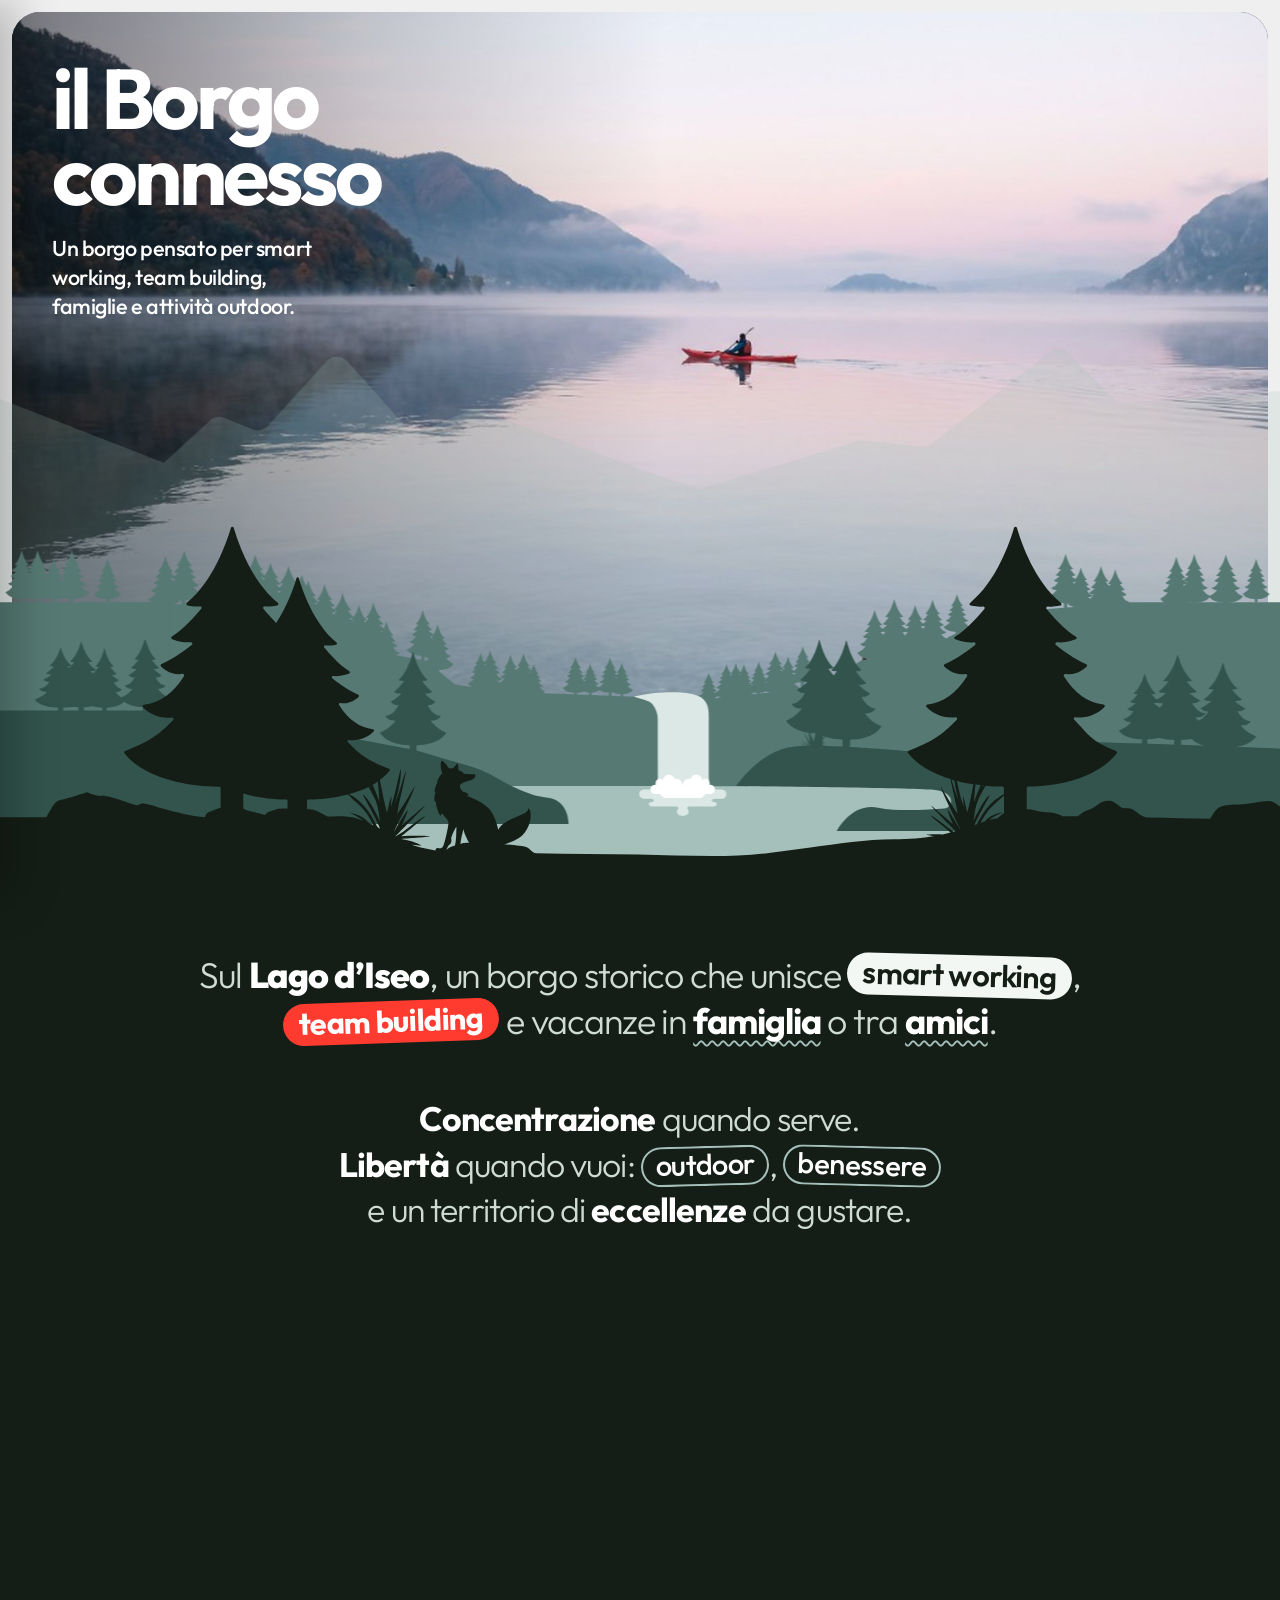
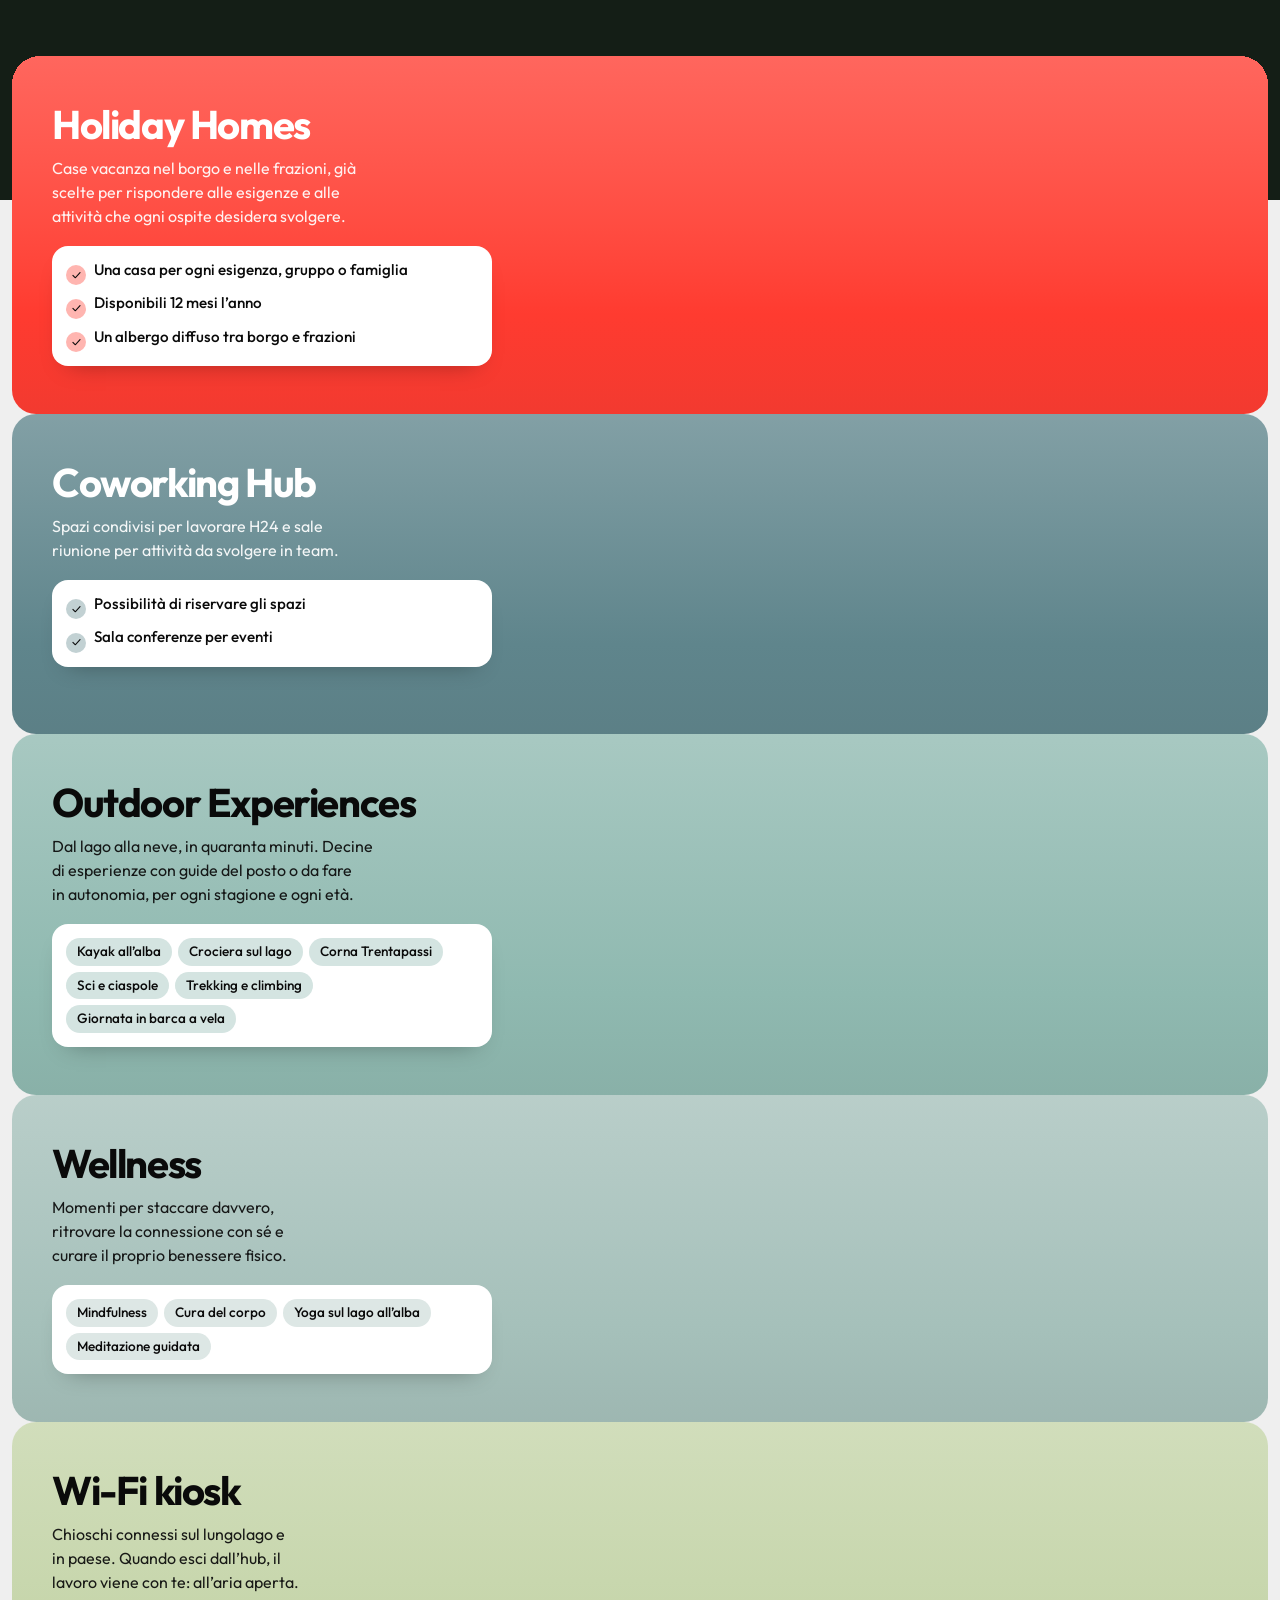
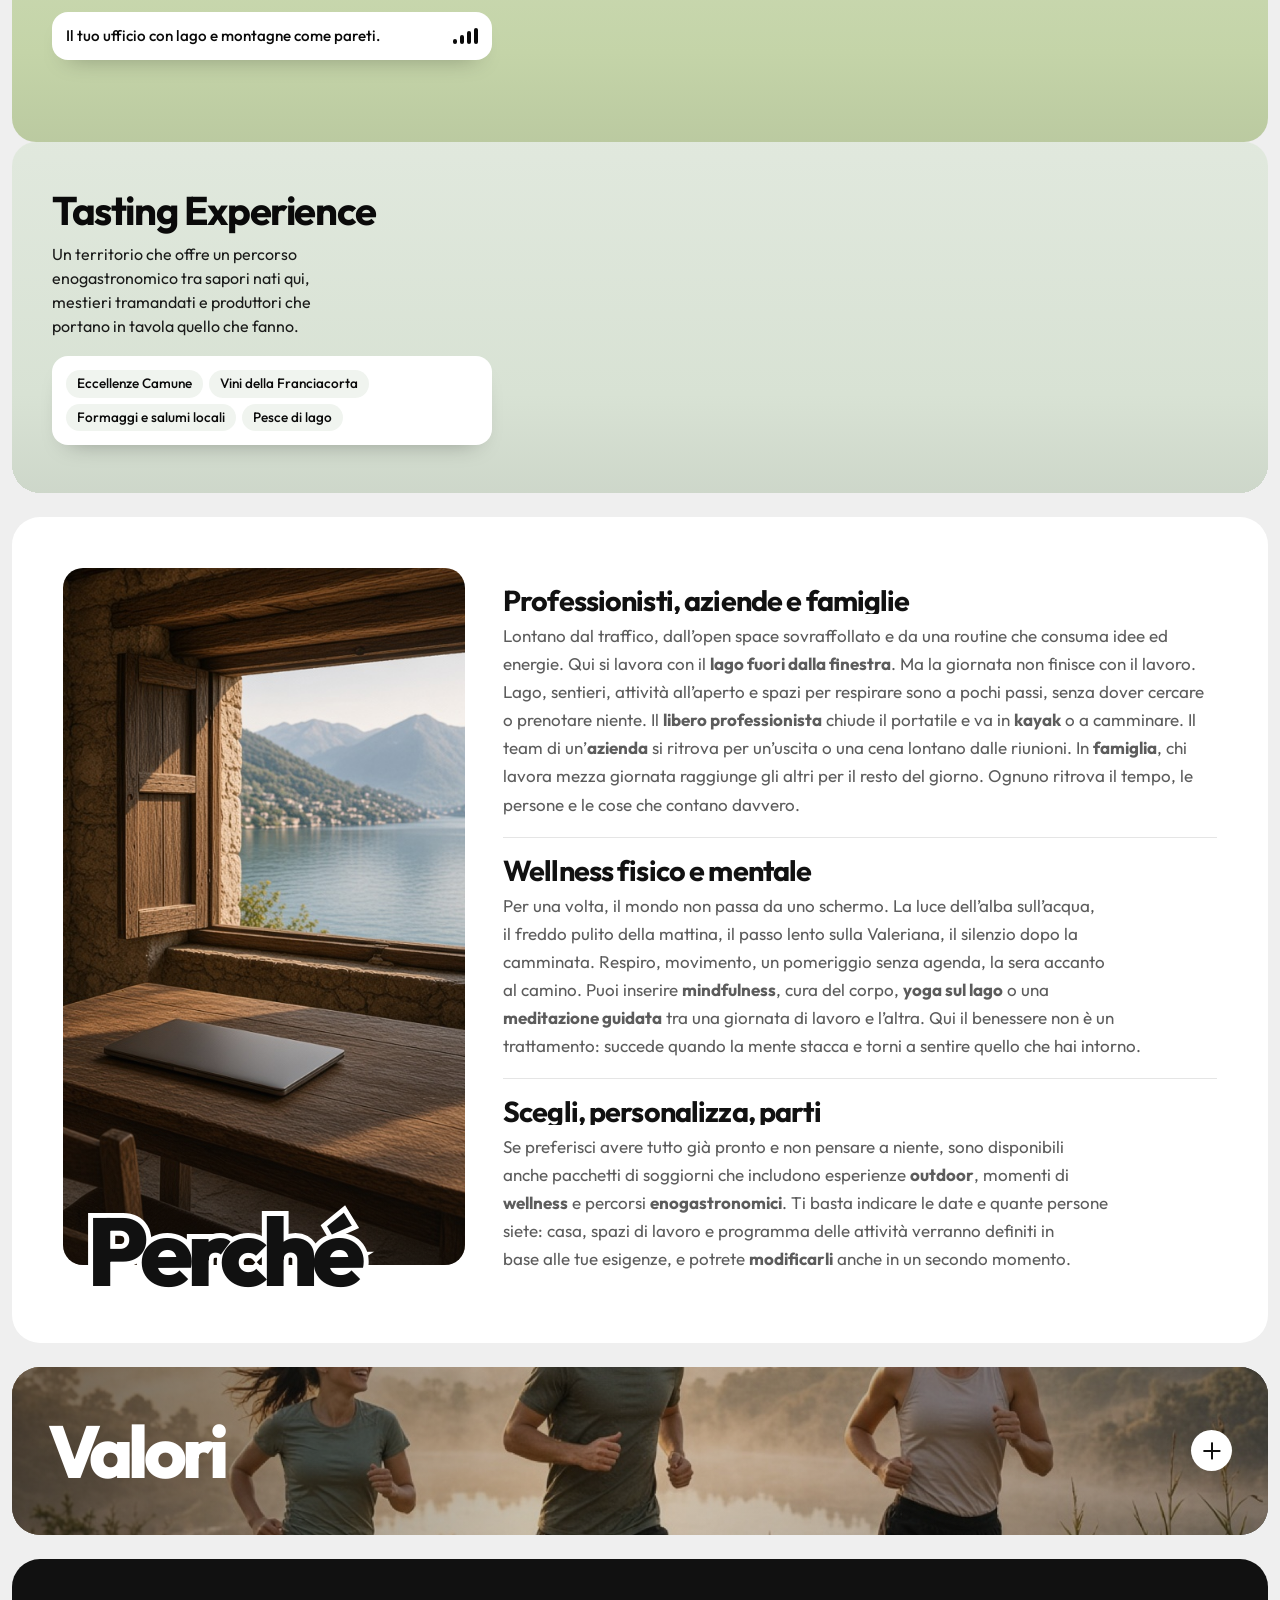
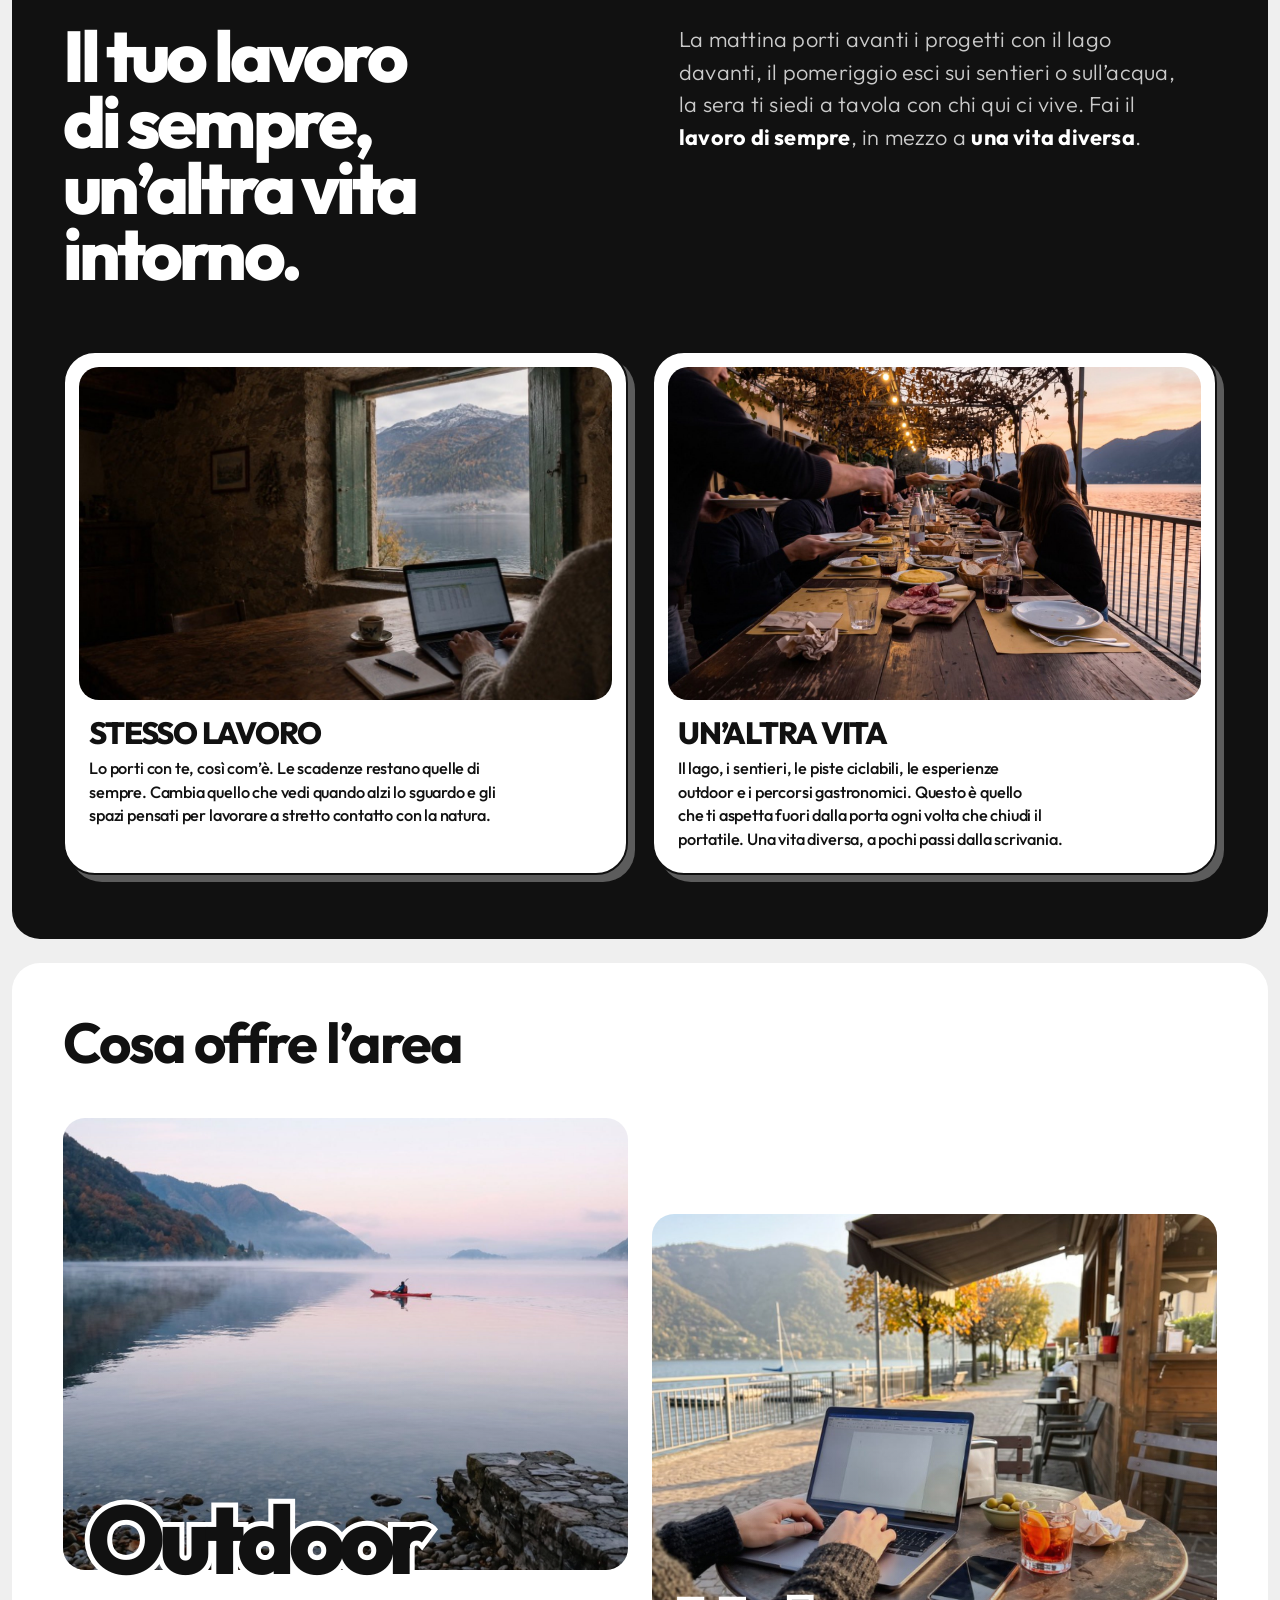
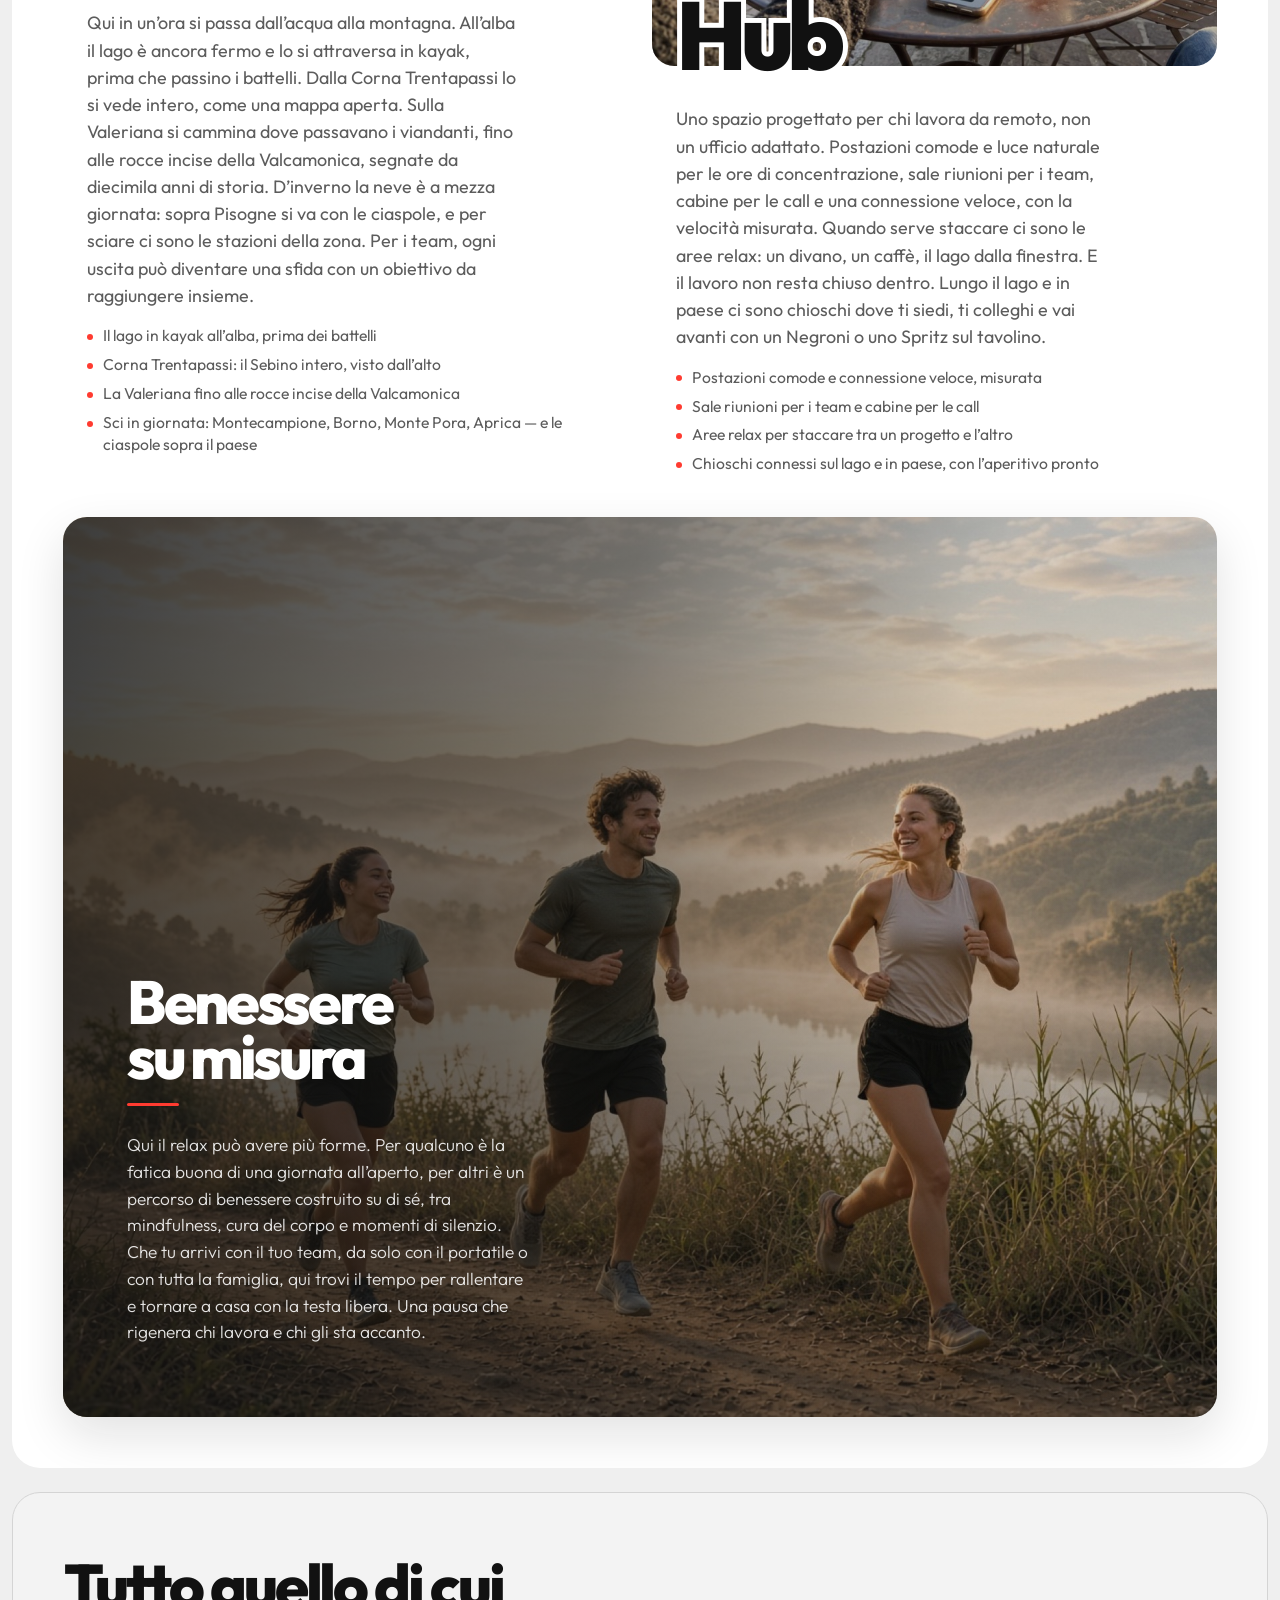
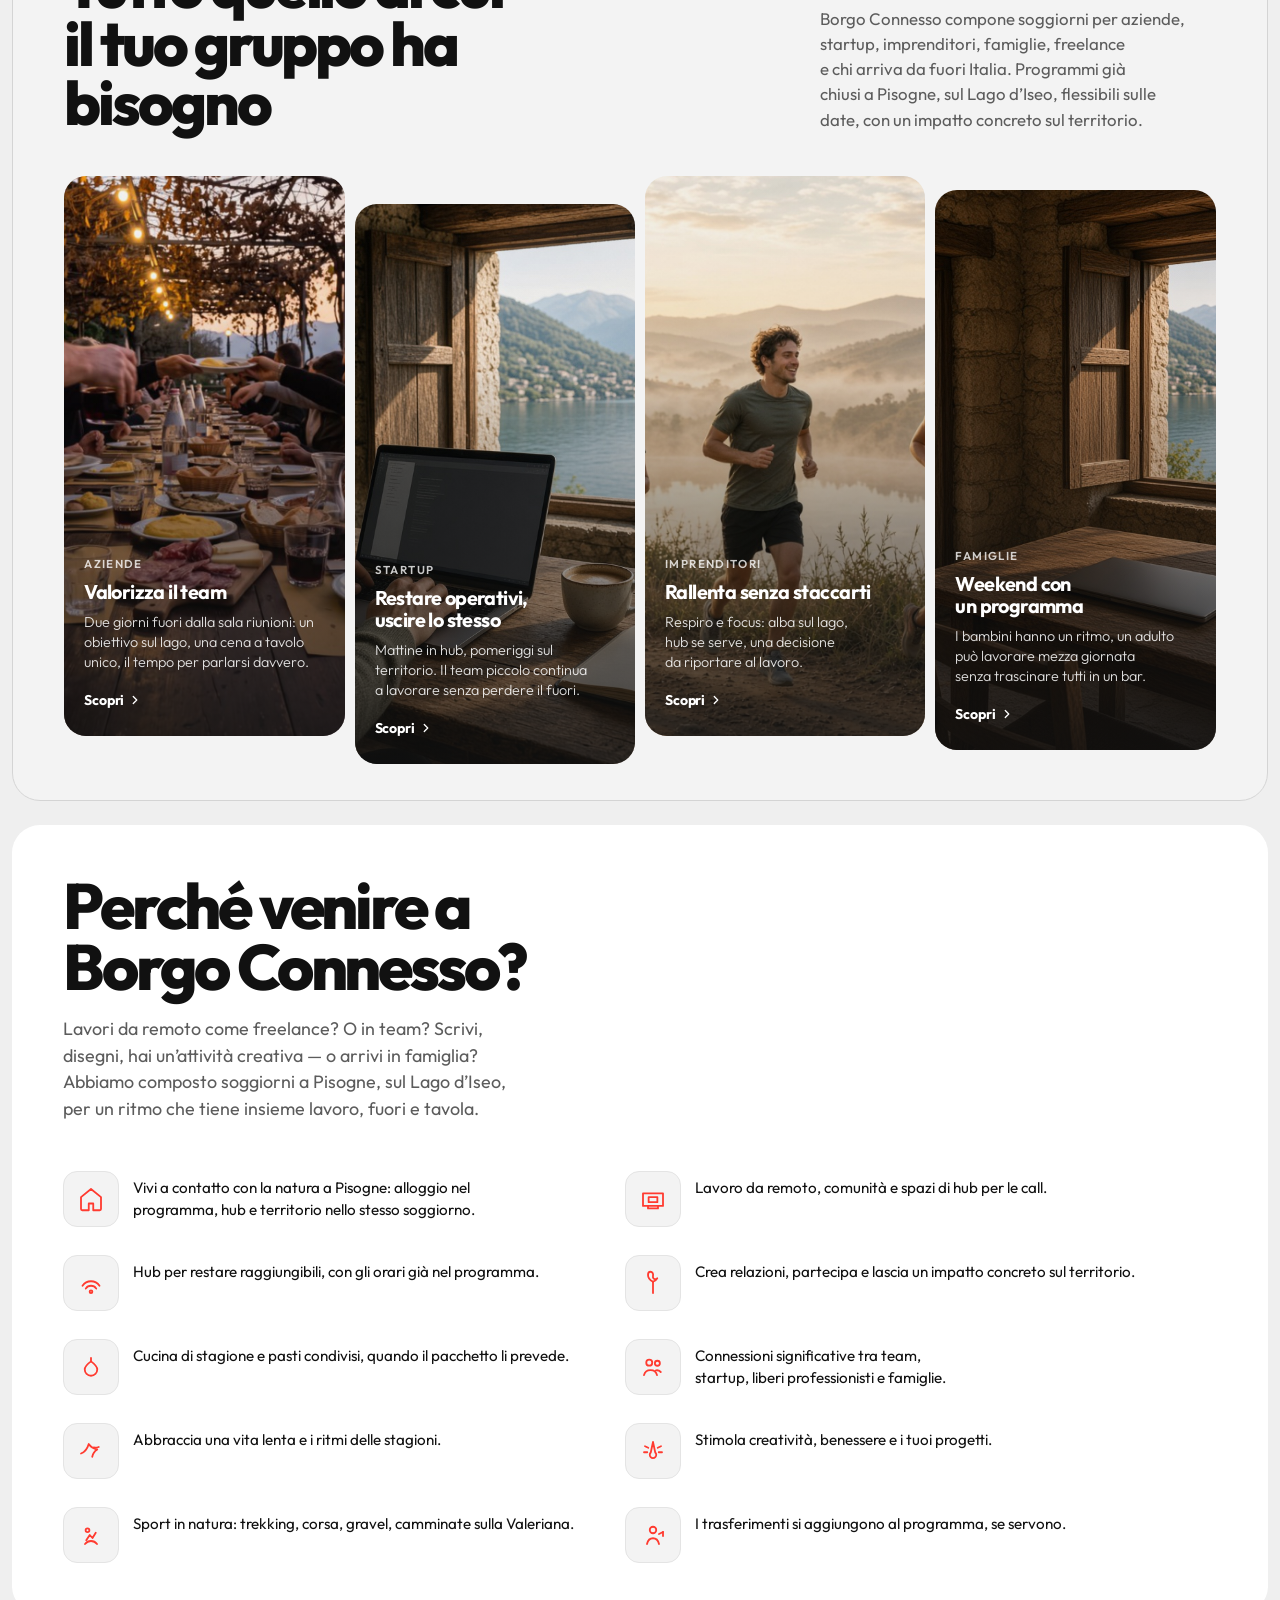
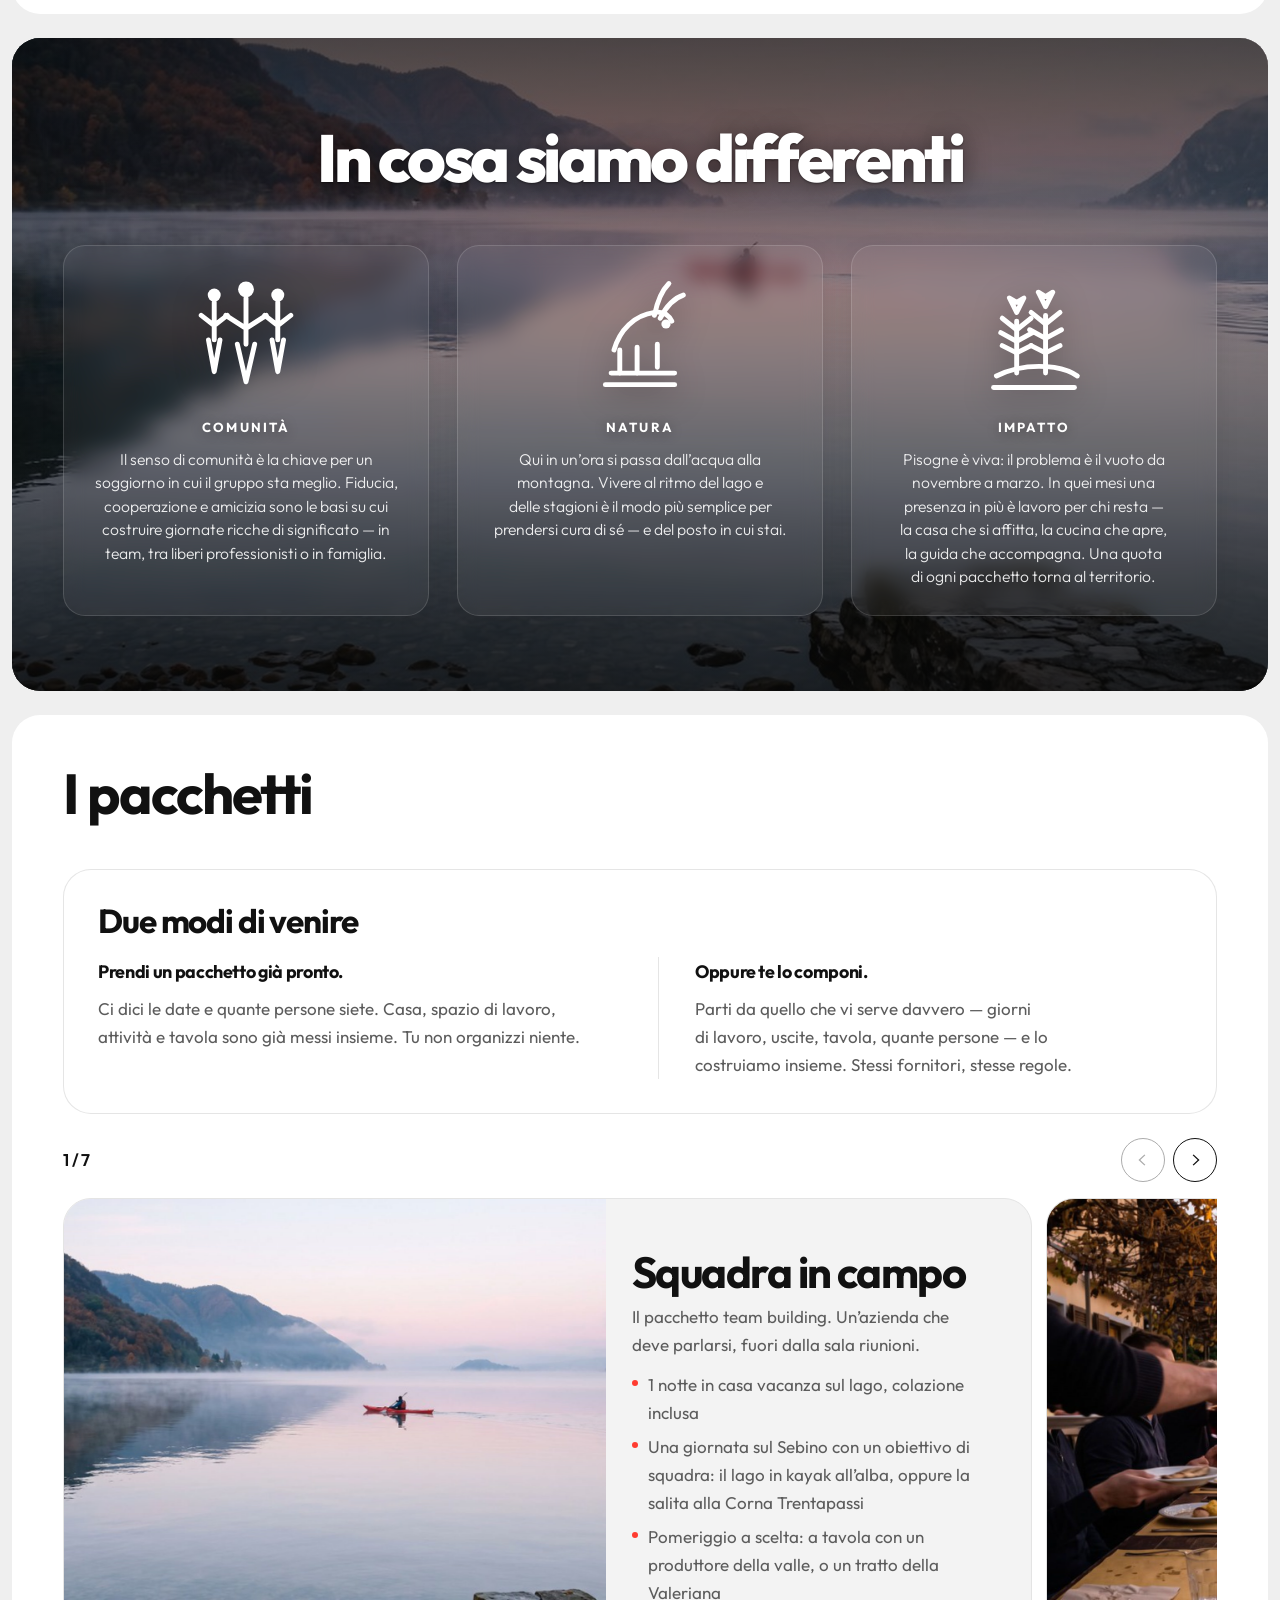
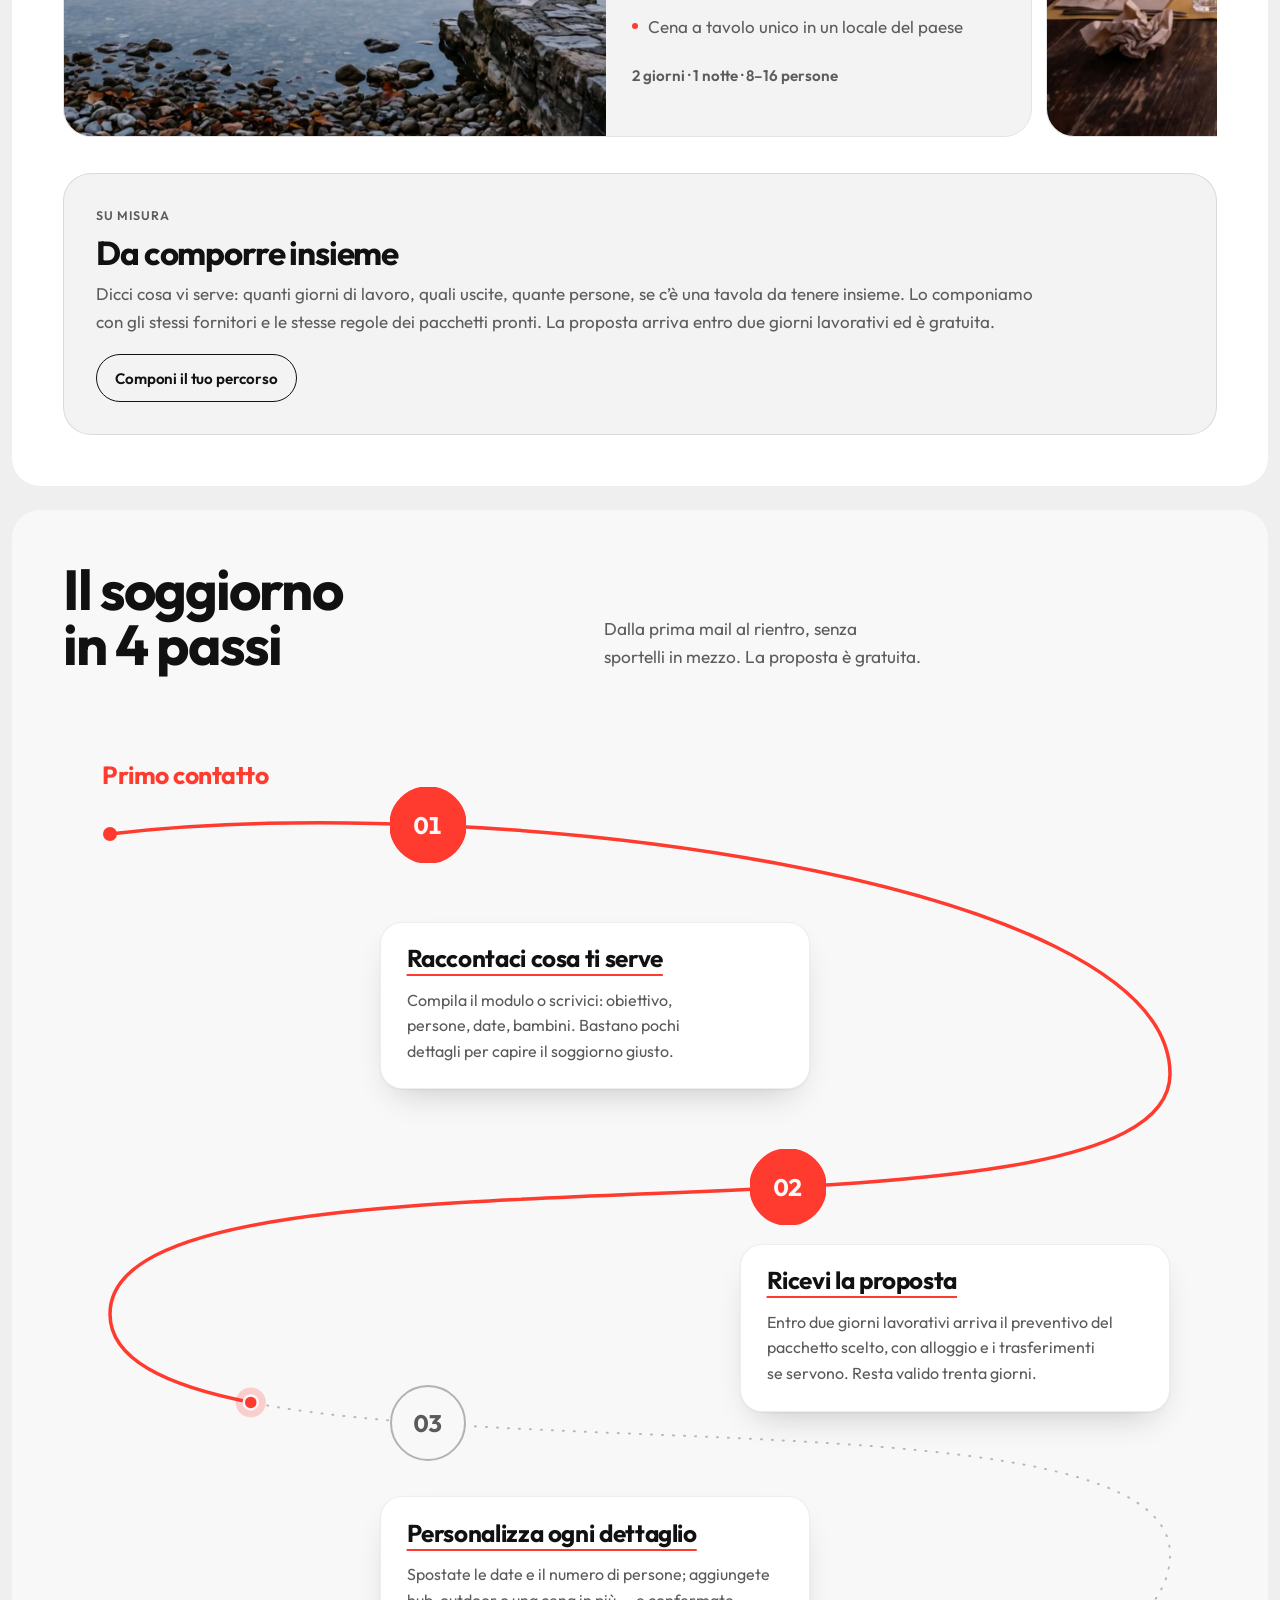
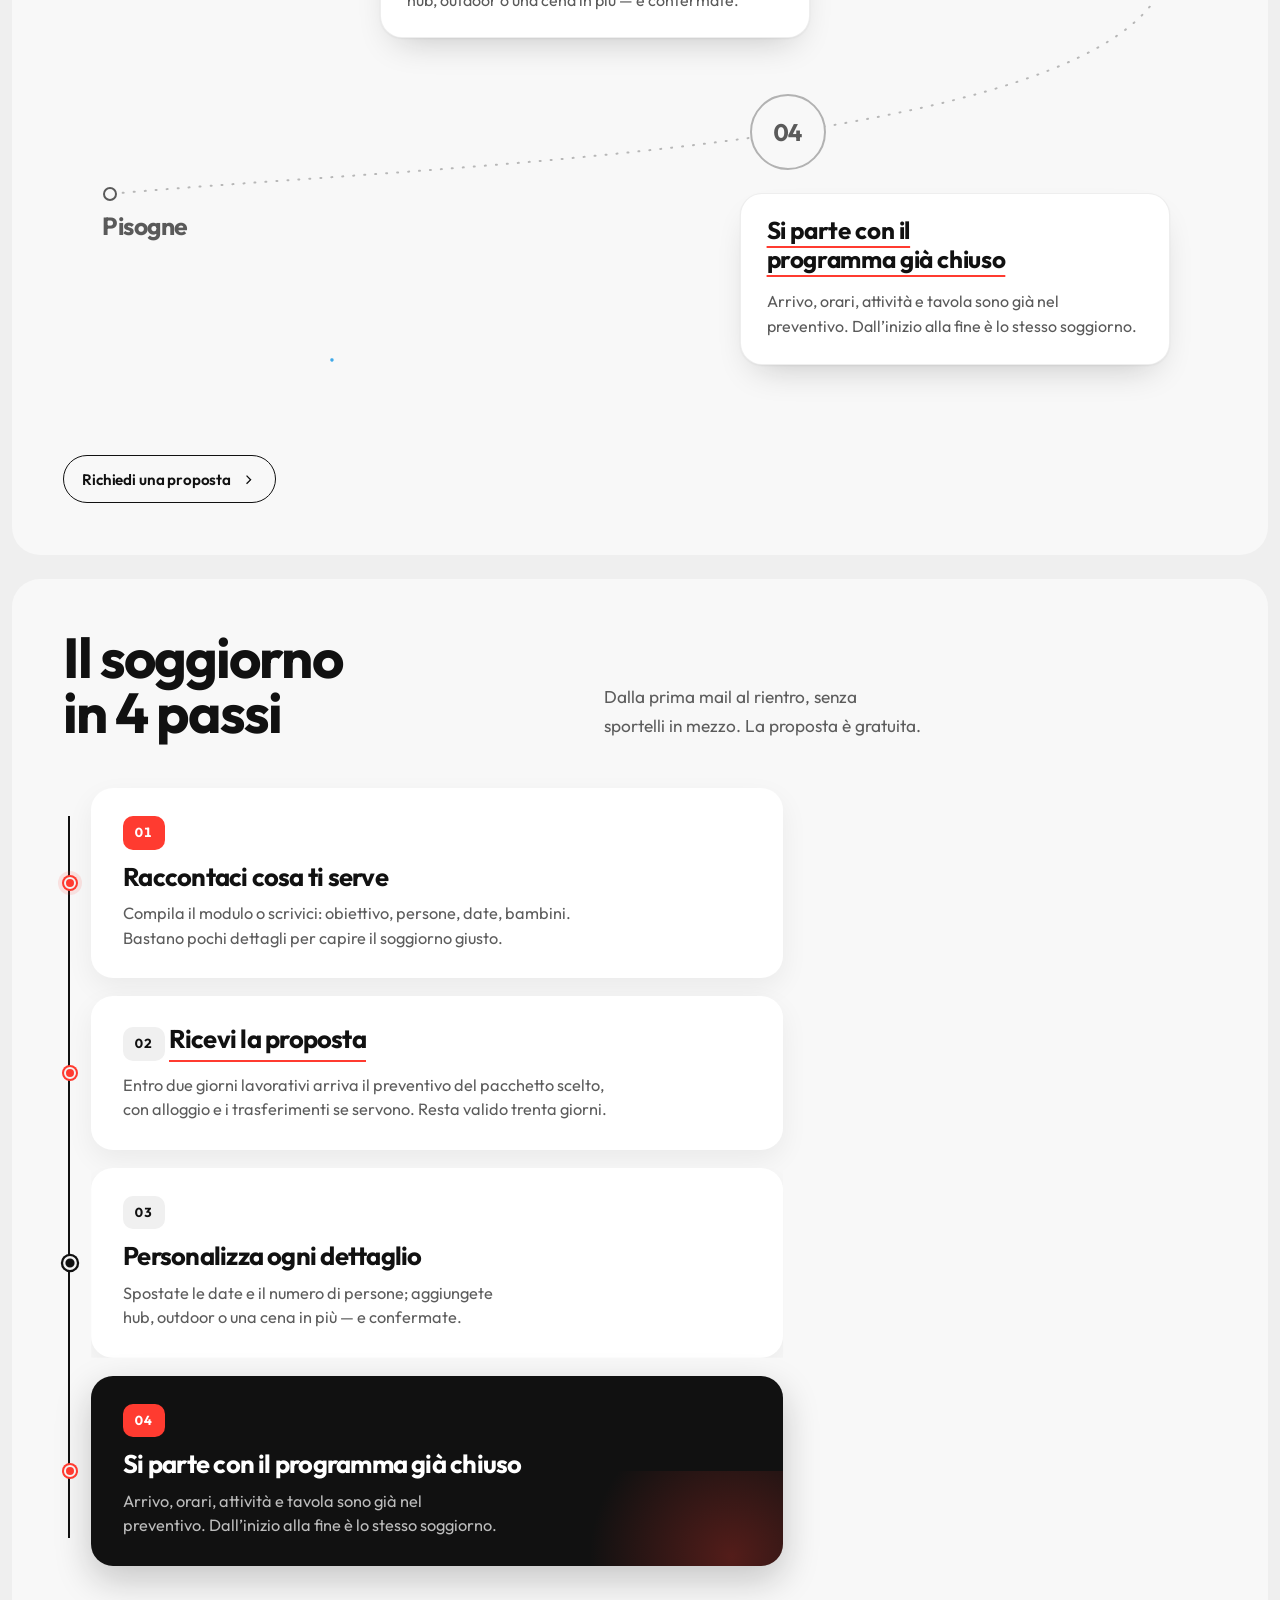
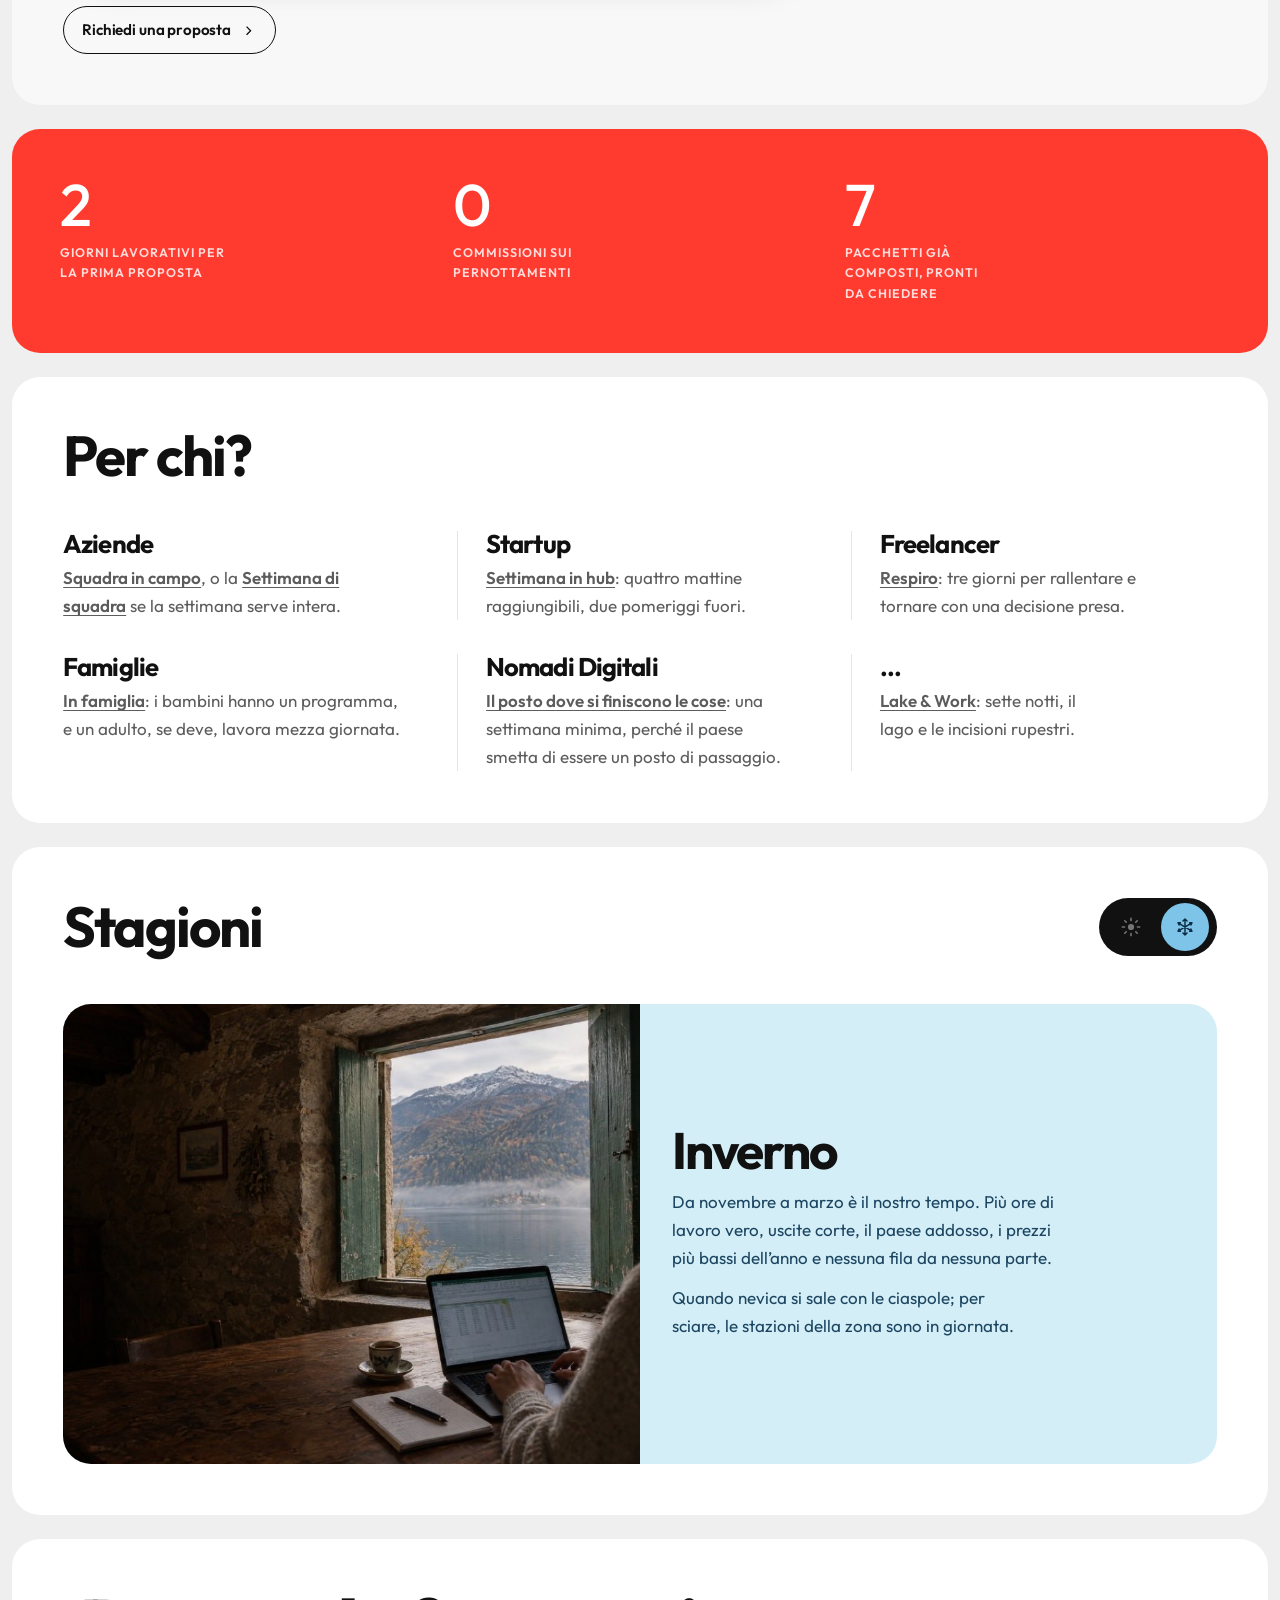
<file: index-backup-ottobre.html>
<!DOCTYPE html>
<html lang="it">
<head>
  <meta charset="UTF-8">
  <meta name="viewport" content="width=device-width, initial-scale=1">
  <title>Borgo Connesso — Lavorare e stare a Pisogne, sul Lago d’Iseo</title>
  <meta name="description" content="Soggiorni che tengono insieme lavoro, outdoor, benessere e tavola a Pisogne, sul Lago d’Iseo. Pacchetti già pronti per aziende, startup, famiglie e chi lavora da remoto — o composti su misura.">
  <meta name="theme-color" content="#111111">
  <meta property="og:type" content="website">
  <meta property="og:locale" content="it_IT">
  <meta property="og:title" content="Borgo Connesso — Lavorare e stare a Pisogne, sul Lago d’Iseo">
  <meta property="og:description" content="Soggiorni che tengono insieme lavoro, outdoor, benessere e tavola a Pisogne, sul Lago d’Iseo. Pacchetti già pronti o composti su misura.">
  <meta property="og:image" content="assets/territorio-outdoor.jpg">
  <link rel="icon" href="assets/favicon.svg" type="image/svg+xml">
  <link rel="preconnect" href="https://fonts.googleapis.com">
  <link rel="preconnect" href="https://fonts.gstatic.com" crossorigin>
  <link href="https://fonts.googleapis.com/css2?family=Inter:wght@400;500;600&family=Outfit:wght@300;400;500;600;700;800&display=swap" rel="stylesheet">
  <link rel="stylesheet" href="css/main-color.css?v=1">
  <link rel="stylesheet" href="css/styles.css?v=327">
  <link rel="stylesheet" href="css/timeline.css?v=7">
</head>
<body id="top">
  <a class="skip" href="#contenuto">Vai al contenuto</a>
  <button class="rail-show" type="button" aria-expanded="false" aria-controls="rail" aria-label="Apri la barra" aria-hidden="true" inert>
    <span class="rail-show-plus" aria-hidden="true"></span>
  </button>

  <div class="frame">
    <aside class="rail" id="rail" aria-hidden="true" inert>
      <div class="rail-top">
        <a class="logo" href="#top">Borgo Connesso</a>
        <button class="icon-button rail-hide" type="button" aria-label="Chiudi la barra">
          <span class="rail-menu-x" aria-hidden="true"></span>
        </button>
      </div>

      <div class="rail-mid">
        <div class="seal" aria-hidden="true">
          <svg class="seal-ring" viewBox="0 0 200 200">
            <defs>
              <path id="seal-circle" d="M100,100 m-78,0 a78,78 0 1,1 156,0 a78,78 0 1,1 -156,0"/>
            </defs>
            <text fill="currentColor" font-size="9.2" letter-spacing="2.8">
              <textPath href="#seal-circle">BORGO CONNESSO — PISOGNE — LAGO D'ISEO — SINCE 2026 — </textPath>
            </text>
          </svg>
          <svg class="seal-mark" viewBox="0 0 64 64" fill="currentColor">
            <path d="M12 10h18v44H12V10zm22 0h18v20H34V10zm0 24h18v20H34V34z"/>
          </svg>
        </div>

        <div class="rail-contact">
          <a href="mailto:ciao@borgoconnesso.it">ciao@borgoconnesso.it</a>
          <a href="https://maps.google.com/?q=Pisogne+Brescia" rel="noopener noreferrer">Pisogne (Brescia) — Lago d’Iseo</a>
          <p class="rail-meta">© 2026, All Rights Reserved</p>
        </div>
      </div>

      <div class="rail-foot">
        <div class="rail-links">
          <a href="mailto:ciao@borgoconnesso.it" aria-label="Scrivi un'email">
            <svg viewBox="0 0 24 24" aria-hidden="true"><rect x="3.5" y="5.5" width="17" height="13" rx="2"/><path d="M4.5 7.5 12 13l7.5-5.5"/></svg>
          </a>
          <a href="https://maps.google.com/?q=Pisogne+Brescia" aria-label="Apri la mappa di Pisogne" rel="noopener noreferrer">
            <svg viewBox="0 0 24 24" aria-hidden="true"><path d="M12 21s6.5-5.8 6.5-10.5a6.5 6.5 0 1 0-13 0C5.5 15.2 12 21 12 21z"/><circle cx="12" cy="10.5" r="2" fill="currentColor" stroke="none"/></svg>
          </a>
          <a href="#percorsi" aria-label="Vai ai pacchetti">
            <svg viewBox="0 0 24 24" aria-hidden="true"><circle cx="12" cy="12" r="8.5"/><path d="M3.5 12h17M12 3.5c2.4 2.6 3.6 5.4 3.6 8.5s-1.2 5.9-3.6 8.5c-2.4-2.6-3.6-5.4-3.6-8.5s1.2-5.9 3.6-8.5z"/></svg>
          </a>
        </div>
        <a class="btn btn-block" href="#proposta">
          <svg viewBox="0 0 24 24" aria-hidden="true"><path d="M3 6.5A2.5 2.5 0 0 1 5.5 4h13A2.5 2.5 0 0 1 21 6.5v11a2.5 2.5 0 0 1-2.5 2.5h-13A2.5 2.5 0 0 1 3 17.5v-11zm1.6.3 7.4 5.2 7.4-5.2"/></svg>
          Richiedi una proposta
        </a>
      </div>
    </aside>

    <main class="stage" id="contenuto">
      <div class="hero-wrap">
      <div class="hero">
        <section class="hero-visual" aria-roledescription="carousel" aria-label="Immagini del borgo">
          <div class="hero-slides">
            <article class="hero-slide is-active">
              <video class="hero-video" autoplay muted loop playsinline preload="metadata" poster="assets/territorio-outdoor.jpg?v=3" aria-hidden="true">
                <source src="assets/drone-intacture.mp4" type="video/mp4">
              </video>
              <div class="hero-copy">
                <h1>il Borgo<br>connesso</h1>
                <p>Un borgo pensato per smart working, team building, famiglie e attività outdoor.</p>
              </div>
            </article>
            <article class="hero-slide" aria-hidden="true">
              <img src="assets/lavoro-borgo.jpg?v=2" width="1800" height="1350" alt="Una persona al laptop su un tavolo di legno, davanti a una finestra sul lago e sulle montagne">
            </article>
          </div>
        </section>
      </div>
      </div>

      <!-- Fascia verde + pausa + card, in un solo blocco (.forest-stage):
           testo tutto in vista sotto la foresta, poi le card gli salgono
           sopra e si impilano; alla fine escono insieme. -->
      <div class="forest-stage">
      <!-- Fascia verde continua dalla base della foresta -->
      <section class="forest-green" id="bosco" aria-labelledby="forest-green-title">
        <!-- Due frasi, la seconda un gradino più piccola. Dentro ogni frase:
             strong = bianco pieno; .fg-wave = sottolineatura a onda;
             .fg-pill = parola in pillola (piena, rossa --hot, o solo bordo --line). -->
        <div class="forest-green__inner">
          <h2 id="forest-green-title">Sul <strong class="fg-lake">Lago d’Iseo</strong>, un borgo storico che unisce <span class="fg-keep"><span class="fg-pill">smart working</span>,</span> <span class="fg-pill fg-pill--hot">team building</span> e&nbsp;vacanze in <strong class="fg-wave">famiglia</strong> o tra <span class="fg-keep"><strong class="fg-wave">amici</strong>.</span></h2>
          <p class="fg-sub"><span class="fg-keep"><strong>Concentrazione</strong> quando serve.</span> <span class="fg-keep"><strong>Libertà</strong> quando vuoi:</span> <span class="fg-keep"><span class="fg-pill fg-pill--line">outdoor</span>,</span> <span class="fg-pill fg-pill--line fg-pill--tilt">benessere</span> e&nbsp;un&nbsp;territorio di <strong>eccellenze</strong> da gustare.</p>
        </div>
      </section>

      <!-- ===================================================================
           NEL SOGGIORNO · solo card impilate (stile Clay)
           Scorrendo, ogni card si ferma in alto e la successiva sale a
           coprirla; quella coperta si rimpicciolisce e si inclina.
           - Testi: si cambiano qui sotto, card per card.
           - Colori: variabili --sog-* in css/styles.css.
           - --tone su ogni <li>; --i scala le card di 12px in pila.
           - Animazione: initSoggiornoStack() in js/main.js.
           =================================================================== -->
      <!-- Pausa di scroll: testo tutto in vista sotto la foresta, poi le card -->
      <div class="forest-pin-runway" aria-hidden="true"></div>

      <section class="room room--soggiorno" id="soggiorno" aria-labelledby="soggiorno-title" data-sog-stack>
        <h2 id="soggiorno-title" class="sr">Nel soggiorno — sei cose già pronte quando arrivi</h2>
        <div class="sog-grid">
          <ol class="sog-stack">
            <!-- 1 · Holiday Homes -->
            <li class="sog-card is-dark" style="--i:0; --tone:var(--main-color)">
              <h3>Holiday Homes</h3>
              <p>Case vacanza nel borgo e nelle frazioni, già scelte per rispondere alle esigenze e alle attività che ogni ospite desidera svolgere.</p>
              <div class="sog-ui">
                <div class="sog-row"><span><span class="sog-ok" aria-hidden="true">✓</span>Una casa per ogni esigenza, gruppo o famiglia</span></div>
                <div class="sog-row"><span><span class="sog-ok" aria-hidden="true">✓</span>Disponibili 12 mesi l’anno</span></div>
                <div class="sog-row"><span><span class="sog-ok" aria-hidden="true">✓</span>Un albergo diffuso tra borgo e frazioni</span></div>
              </div>
            </li>

            <!-- 2 · Coworking Hub -->
            <li class="sog-card is-dark" style="--i:1; --tone:var(--sog-teal)">
              <h3>Coworking Hub</h3>
              <p>Spazi condivisi per lavorare H24 e sale riunione per attività da svolgere in team.</p>
              <div class="sog-ui">
                <div class="sog-row"><span><span class="sog-ok" aria-hidden="true">✓</span>Possibilità di riservare gli spazi</span></div>
                <div class="sog-row"><span><span class="sog-ok" aria-hidden="true">✓</span>Sala conferenze per eventi</span></div>
              </div>
            </li>

            <!-- 3 · Outdoor Experiences (lo sci è nelle stazioni vicine, non a Pisogne) -->
            <li class="sog-card" style="--i:2; --tone:var(--sog-lav)">
              <h3>Outdoor Experiences</h3>
              <p>Dal lago alla neve, in quaranta minuti. Decine di esperienze con guide del posto o da fare in autonomia, per ogni stagione e ogni età.</p>
              <div class="sog-ui">
                <ul class="sog-chips">
                  <li>Kayak all’alba</li>
                  <li>Crociera sul lago</li>
                  <li>Corna Trentapassi</li>
                  <li>Sci e ciaspole</li>
                  <li>Trekking e climbing</li>
                  <li>Giornata in barca a vela</li>
                </ul>
              </div>
            </li>

            <!-- 4 · Wellness -->
            <li class="sog-card" style="--i:3; --tone:var(--sog-peach)">
              <h3>Wellness</h3>
              <p>Momenti per staccare davvero, ritrovare la connessione con sé e curare il proprio benessere fisico.</p>
              <div class="sog-ui">
                <ul class="sog-chips">
                  <li>Mindfulness</li>
                  <li>Cura del corpo</li>
                  <li>Yoga sul lago all’alba</li>
                  <li>Meditazione guidata</li>
                </ul>
              </div>
            </li>

            <!-- 5 · Wi-Fi kiosk (le tacche si animano: sono solo decorative) -->
            <li class="sog-card" style="--i:4; --tone:var(--sog-ochre)">
              <h3>Wi-Fi kiosk</h3>
              <p>Chioschi connessi sul lungolago e in paese. Quando esci dall’hub, il lavoro viene con te: all’aria aperta.</p>
              <div class="sog-ui">
                <div class="sog-row"><span>Il tuo ufficio con lago e montagne come pareti.</span><span class="sog-bars" aria-hidden="true"><i></i><i></i><i></i><i></i></span></div>
              </div>
            </li>

            <!-- 6 · Tasting Experience -->
            <li class="sog-card" style="--i:5; --tone:var(--sog-cream)">
              <h3>Tasting Experience</h3>
              <p>Un territorio che offre un percorso enogastronomico tra sapori nati qui, mestieri tramandati e produttori che portano in tavola quello che fanno.</p>
              <div class="sog-ui">
                <ul class="sog-chips">
                  <li>Eccellenze Camune</li><li>Vini della Franciacorta</li><li>Formaggi e salumi locali</li><li>Pesce di lago</li>
                </ul>
              </div>
            </li>
          </ol>
        </div>
      </section>
      </div>

      <section class="room" id="borgo">
        <div class="borgo-grid">
          <div class="borgo-visual">
            <div class="borgo-shot">
              <img src="assets/lago-borgo.jpg?v=2" width="1800" height="1013" alt="Tavolo di legno davanti a una finestra aperta sul lago, una bici appoggiata al muro di pietra">
            </div>
            <h2 class="borgo-title">Perché</h2>
          </div>
          <div class="parts">
            <article>
              <h3>Professionisti, aziende e famiglie</h3>
              <p>Lontano dal traffico, dall’open space sovraffollato e da una routine che consuma idee ed energie. Qui si lavora con il <span class="kw-mark">lago fuori dalla finestra</span>. Ma la giornata non finisce con il lavoro. Lago, sentieri, attività all’aperto e spazi per respirare sono a pochi passi, senza dover cercare o prenotare niente. Il <strong>libero professionista</strong> chiude il portatile e va in <span class="kw-mark kw-mark--alt">kayak</span> o a camminare. Il team di un’<strong>azienda</strong> si ritrova per un’uscita o una cena lontano dalle riunioni. In <strong>famiglia</strong>, chi lavora mezza giornata raggiunge gli altri per il resto del giorno. Ognuno ritrova il tempo, le persone e le cose che contano davvero.</p>
            </article>
            <article>
              <h3>Wellness fisico e mentale</h3>
              <p>Per una volta, il mondo non passa da uno schermo. La luce dell’alba sull’acqua, il freddo pulito della mattina, il passo lento sulla Valeriana, il silenzio dopo la camminata. Respiro, movimento, un pomeriggio senza agenda, la sera accanto al camino. Puoi inserire <strong>mindfulness</strong>, cura del corpo, <span class="kw-mark">yoga sul lago</span> o una <strong>meditazione guidata</strong> tra una giornata di lavoro e l’altra. Qui il benessere non è un trattamento: succede quando la mente stacca e torni a sentire quello che hai intorno.</p>
            </article>
            <article>
              <h3>Scegli, personalizza, parti</h3>
              <p>Se preferisci avere tutto già pronto e non pensare a niente, sono disponibili anche pacchetti di soggiorni che includono esperienze <span class="kw-mark kw-mark--alt">outdoor</span>, momenti di <span class="kw-mark">wellness</span> e percorsi <strong>enogastronomici</strong>. Ti basta indicare le date e quante persone siete: casa, spazi di lavoro e programma delle attività verranno definiti in base alle tue esigenze, e potrete <strong>modificarli</strong> anche in un secondo momento.</p>
            </article>
          </div>
        </div>
      </section>

      <section class="room room--block-fold" id="valori" data-block-fold>
        <button
          class="block-fold-trigger"
          type="button"
          id="valori-toggle"
          aria-expanded="false"
          aria-controls="valori-panel"
        >
          <span class="block-fold-trigger-shot" aria-hidden="true">
            <img src="assets/alba-borgo.jpg?v=2" width="1800" height="1350" alt="">
          </span>
          <span class="block-fold-trigger-label">Valori</span>
          <span class="block-fold-mark" aria-hidden="true"></span>
        </button>
        <div class="block-fold-panel" id="valori-panel" role="region" aria-labelledby="valori-toggle" hidden>
          <button type="button" class="block-fold-close" aria-label="Chiudi Valori">
            <span class="block-fold-mark" aria-hidden="true"></span>
          </button>
          <div class="borgo-grid">
            <div class="borgo-visual">
              <div class="borgo-shot">
                <img src="assets/alba-borgo.jpg?v=2" width="1800" height="1350" alt="Tre giovani in corsa all'alba, lungo il lago">
              </div>
              <h2 class="borgo-title">Valori</h2>
            </div>
            <div class="parts">
              <article>
                <h3>Equilibrio</h3>
                <p><strong>Il lavoro è il mezzo, la vita che vuoi è il fine</strong>. Qui convivono però nella stessa giornata: <strong>la mattina</strong> c’è concentrazione, con un tavolo vero e una connessione che regge; <strong>il pomeriggio</strong> ci sono il lago, i sentieri, una tavola lunga. Per <strong>le aziende</strong> vuol dire avere team che si ritrovano lontani dalle solite routine che annullano creatività e stimoli. Per <strong>chi lavora da remoto</strong> è la prova che si può fare bene il proprio mestiere senza rinunciare al resto. Per <strong>le famiglie</strong> è l’occasione di conciliare lavoro e affetti senza rinunciare a nulla.</p>
              </article>
              <article>
                <h3>Comunità</h3>
                <p>Qui non sei un utente con un badge. Arrivi in un <strong>paese fatto di persone</strong>: chi ti affitta la casa, chi ti cucina la cena, chi all’alba ti porta in barca, chi ti fa scoprire sentieri unici… Dopo una pizza si prosegue la serata in compagnia di chi abita qui e alla terza mattina il barista sa già come prendi il caffè. Per un professionista o un nomade digitale è la differenza tra lavorare da un posto e <strong>immaginare di viverci da sempre</strong>.</p>
              </article>
              <article>
                <h3>Impatto</h3>
                <p>Ogni soggiorno lascia qualcosa al paese. Abbiamo raccolto una rete di attività che hanno a cuore il nostro territorio e per scelta <strong>lavoriamo solo fornitori locali</strong>. Una quota di ogni pacchetto ritorna al territorio tramite contributi per attività di restauro e per <strong>associazioni impegnate nel sociale</strong>. Per l’azienda è un impegno concreto da raccontare nel <span class="kw-mark">bilancio di sostenibilità</span>. Per chi viene da solo, è sapere che la sua settimana <strong>conta anche per chi resta</strong>.</p>
              </article>
            </div>
          </div>
        </div>
      </section>

      <section class="room room--ricordi" id="ricordi" aria-labelledby="ricordi-title">
        <div class="ricordi">
          <div class="ricordi-lede">
            <h2 id="ricordi-title">Il tuo <strong>lavoro di sempre</strong>,<br><strong>un’altra vita intorno</strong>.</h2>
            <p class="ricordi-body">La mattina porti avanti i progetti con il lago davanti, il pomeriggio esci sui sentieri o sull’acqua, la sera ti siedi a tavola con chi qui ci vive. Fai il <strong>lavoro di sempre</strong>, in mezzo a <strong>una vita diversa</strong>.</p>
          </div>

          <div class="ricordi-prova">
            <article class="prova-card">
              <div class="prova-face">
                <img src="assets/ricordi-stesso-lavoro.jpg?v=1" width="1080" height="720" alt="Portatile aperto su un tavolo di legno, finestra sul lago e le montagne" loading="lazy">
                <h3>Stesso lavoro</h3>
                <p>Lo porti con te, così com’è. Le scadenze restano quelle di sempre. Cambia quello che vedi quando alzi lo sguardo e gli spazi pensati per lavorare a stretto contatto con la natura.</p>
              </div>
            </article>
            <article class="prova-card">
              <div class="prova-face">
                <img src="assets/ricordi-unaltra-vita.jpg?v=3" width="1920" height="1286" alt="Cena lunga sul lago al tramonto, tavola condivisa sotto le luci" loading="lazy">
                <h3>Un’altra vita</h3>
                <p>Il lago, i sentieri, le piste ciclabili, le esperienze outdoor e i percorsi gastronomici. Questo è quello che ti aspetta fuori dalla porta ogni volta che chiudi il portatile. Una vita diversa, a pochi passi dalla scrivania.</p>
              </div>
            </article>
          </div>
        </div>
      </section>

      <section class="room" id="territorio">
        <div class="room-head">
          <h2>Cosa offre l’area</h2>
        </div>
        <div class="mosaic">
          <article class="tower">
            <div class="tower-media">
              <div class="tower-shot">
                <img src="assets/territorio-outdoor.jpg?v=3" width="1920" height="1286" alt="Kayak rosso all’alba sul lago, montagna e nebbia bassa" loading="lazy">
              </div>
            </div>
            <div class="tower-copy">
              <h3>Outdoor</h3>
              <p>Qui in un’ora si passa dall’acqua alla montagna. All’alba il lago è ancora fermo e lo si attraversa in kayak, prima che passino i battelli. Dalla Corna Trentapassi lo si vede intero, come una mappa aperta. Sulla Valeriana si cammina dove passavano i viandanti, fino alle rocce incise della Valcamonica, segnate da diecimila anni di storia. D’inverno la neve è a mezza giornata: sopra Pisogne si va con le ciaspole, e per sciare ci sono le stazioni della zona. Per i team, ogni uscita può diventare una sfida con un obiettivo da raggiungere insieme.</p>
              <ul>
                <li>Il lago in kayak all’alba, prima dei battelli</li>
                <li>Corna Trentapassi: il Sebino intero, visto dall’alto</li>
                <li>La Valeriana fino alle rocce incise della Valcamonica</li>
                <li>Sci in giornata: Montecampione, Borno, Monte Pora, Aprica — e le ciaspole sopra il paese</li>
              </ul>
            </div>
          </article>
          <article class="tower tower--shift">
            <div class="tower-media">
              <div class="tower-shot">
                <img src="assets/territorio-hub.jpg?v=3" width="1920" height="1286" alt="Laptop e aperitivo al chiosco sul lungolago" loading="lazy">
              </div>
            </div>
            <div class="tower-copy">
              <h3>Hub</h3>
              <p>Uno spazio progettato per chi lavora da remoto, non un ufficio adattato. Postazioni comode e luce naturale per le ore di concentrazione, sale riunioni per i team, cabine per le call e una connessione veloce, con la velocità misurata. Quando serve staccare ci sono le aree relax: un divano, un caffè, il lago dalla finestra. E il lavoro non resta chiuso dentro. Lungo il lago e in paese ci sono chioschi dove ti siedi, ti colleghi e vai avanti con un Negroni o uno Spritz sul tavolino.</p>
              <ul>
                <li>Postazioni comode e connessione veloce, misurata</li>
                <li>Sale riunioni per i team e cabine per le call</li>
                <li>Aree relax per staccare tra un progetto e l’altro</li>
                <li>Chioschi connessi sul lago e in paese, con l’aperitivo pronto</li>
              </ul>
            </div>
          </article>
        </div>

        <div class="mosaic">
          <article class="tile-band" id="benessere">
            <div class="tile-band-media">
              <img src="assets/alba-borgo.jpg?v=2" width="1800" height="1350" alt="Tre giovani in corsa all’alba, lungo il lago" loading="lazy">
            </div>
            <div class="tile-band-copy">
              <h3>Benessere su misura</h3>
              <p>Qui il relax può avere più forme. Per qualcuno è la fatica buona di una giornata all’aperto, per altri è un percorso di benessere costruito su di sé, tra mindfulness, cura del corpo e momenti di silenzio. Che tu arrivi con il tuo team, da solo con il portatile o con tutta la famiglia, qui trovi il tempo per rallentare e tornare a casa con la testa libera. Una pausa che rigenera chi lavora e chi gli sta accanto.</p>
            </div>
          </article>
        </div>
      </section>

      <section class="room room--cast" id="team" aria-labelledby="team-title">
        <div class="cast-head">
          <h2 id="team-title">Tutto quello di cui<br>il tuo gruppo ha bisogno</h2>
          <p>Borgo Connesso compone soggiorni per aziende, startup, imprenditori, famiglie, freelance e chi arriva da fuori Italia. Programmi già chiusi a Pisogne, sul Lago d’Iseo, flessibili sulle date, con un impatto concreto sul territorio.</p>
        </div>
        <div class="cast">
          <a class="cast-cell" href="#percorsi" data-percorso="squadra">
            <img src="assets/ricordi-unaltra-vita.jpg?v=3" width="1800" height="1350" alt="" loading="lazy">
            <div class="cast-copy">
              <p class="cast-who">Aziende</p>
              <h3>Valorizza il team</h3>
              <p>Due giorni fuori dalla sala riunioni: un obiettivo sul lago, una cena a tavolo unico, il tempo per parlarsi davvero.</p>
              <span class="cast-go">Scopri <svg viewBox="0 0 24 24" aria-hidden="true"><path d="M9 6l6 6-6 6"/></svg></span>
            </div>
          </a>
          <a class="cast-cell" href="#percorsi" data-percorso="hub">
            <img src="assets/lavoro-borgo.jpg?v=2" width="1800" height="1350" alt="" loading="lazy">
            <div class="cast-copy">
              <p class="cast-who">Startup</p>
              <h3>Restare operativi, uscire lo stesso</h3>
              <p>Mattine in hub, pomeriggi sul territorio. Il team piccolo continua a lavorare senza perdere il fuori.</p>
              <span class="cast-go">Scopri <svg viewBox="0 0 24 24" aria-hidden="true"><path d="M9 6l6 6-6 6"/></svg></span>
            </div>
          </a>
          <a class="cast-cell" href="#percorsi" data-percorso="respiro">
            <img src="assets/alba-borgo.jpg?v=2" width="1800" height="1350" alt="" loading="lazy">
            <div class="cast-copy">
              <p class="cast-who">Imprenditori</p>
              <h3>Rallenta senza staccarti</h3>
              <p>Respiro e focus: alba sul lago, hub se serve, una decisione da riportare al lavoro.</p>
              <span class="cast-go">Scopri <svg viewBox="0 0 24 24" aria-hidden="true"><path d="M9 6l6 6-6 6"/></svg></span>
            </div>
          </a>
          <a class="cast-cell" href="#percorsi" data-percorso="famiglia">
            <img src="assets/lago-borgo.jpg?v=2" width="1800" height="1013" alt="" loading="lazy">
            <div class="cast-copy">
              <p class="cast-who">Famiglie</p>
              <h3>Weekend con un programma</h3>
              <p>I bambini hanno un ritmo, un adulto può lavorare mezza giornata senza trascinare tutti in un bar.</p>
              <span class="cast-go">Scopri <svg viewBox="0 0 24 24" aria-hidden="true"><path d="M9 6l6 6-6 6"/></svg></span>
            </div>
          </a>
        </div>
      </section>

      <section class="room room--why" id="perche" aria-labelledby="perche-title">
        <div class="why">
          <h2 id="perche-title">Perché venire a Borgo Connesso?</h2>
          <p class="why-lede">Lavori da remoto come freelance? O in team? Scrivi, disegni, hai un’attività creativa — o arrivi in famiglia? Abbiamo composto soggiorni a Pisogne, sul Lago d’Iseo, per un ritmo che tiene insieme lavoro, fuori e tavola.</p>
          <ul class="why-list">
            <li>
              <svg class="why-ico" viewBox="0 0 24 24" aria-hidden="true"><path d="M4 10.5 12 4l8 6.5V20a1 1 0 0 1-1 1h-5.2v-5.4H10.2V21H5a1 1 0 0 1-1-1z"/></svg>
              <p>Vivi a contatto con la natura a Pisogne: alloggio nel programma, hub e territorio nello stesso soggiorno.</p>
            </li>
            <li>
              <svg class="why-ico" viewBox="0 0 24 24" aria-hidden="true"><path d="M4 7.5h16v10H4z"/><path d="M8 17.5v2h8v-2"/><path d="M8.5 10.5h7v4h-7z"/></svg>
              <p>Lavoro da remoto, comunità e spazi di hub per le call.</p>
            </li>
            <li>
              <svg class="why-ico" viewBox="0 0 24 24" aria-hidden="true"><path d="M5.2 14.2a8.2 8.2 0 0 1 13.6 0"/><path d="M7.8 16.5a5 5 0 0 1 8.4 0"/><circle cx="12" cy="19" r="1.1"/></svg>
              <p>Hub per restare raggiungibili, con gli orari già nel programma.</p>
            </li>
            <li>
              <svg class="why-ico" viewBox="0 0 24 24" aria-hidden="true"><path d="M12 20V11"/><path d="M12 11c-2.4-1.2-4-3.2-4-5.4 0-1.4.8-2.6 2-2.6 1.5 0 2.4 1.6 2 3.4-.3 1.4.4 2.6 2 2.6"/><path d="M12 11c1.2-.4 2.6-1.4 3.4-2.8"/></svg>
              <p>Crea relazioni, partecipa e lascia un impatto concreto sul territorio.</p>
            </li>
            <li>
              <svg class="why-ico" viewBox="0 0 24 24" aria-hidden="true"><path d="M7 14c0-2.8 2.2-4.5 5-6.5 2.8 2 5 3.7 5 6.5a5 5 0 0 1-10 0z"/><path d="M12 7.5V4.8"/></svg>
              <p>Cucina di stagione e pasti condivisi, quando il pacchetto li prevede.</p>
            </li>
            <li>
              <svg class="why-ico" viewBox="0 0 24 24" aria-hidden="true"><circle cx="9" cy="8.5" r="2.4"/><circle cx="15.5" cy="9" r="2"/><path d="M4.8 18.5c.6-2.6 2.6-4 5.2-4s4.6 1.4 5.2 4"/><path d="M14 14.8c1.4-.4 2.8-.2 4.2 1.2"/></svg>
              <p>Connessioni significative tra team, startup, liberi professionisti e famiglie.</p>
            </li>
            <li>
              <svg class="why-ico" viewBox="0 0 24 24" aria-hidden="true"><path d="M4 14c3.2-1.2 5.2-4.2 6.2-7.6 1.4 2.2 3.6 3.8 6.8 4.4-2.2 1.4-3.6 3.4-4 5.8"/><path d="M14.2 9.2c1.2.2 2.6.1 4-.4"/></svg>
              <p>Abbraccia una vita lenta e i ritmi delle stagioni.</p>
            </li>
            <li>
              <svg class="why-ico" viewBox="0 0 24 24" aria-hidden="true"><path d="M10.2 13.2 12 4.8l1.8 8.4a2.6 2.6 0 1 1-3.6 0z"/><path d="M8.2 9.4 5.6 8.2"/><path d="M15.8 9.4l2.6-1.2"/><path d="M7.4 13H4.8"/><path d="M16.6 13h2.6"/></svg>
              <p>Stimola creatività, benessere e i tuoi progetti.</p>
            </li>
            <li>
              <svg class="why-ico" viewBox="0 0 24 24" aria-hidden="true"><path d="M8.2 16.2 11 12l2.2 2.4 2.6-4.2"/><path d="M7.2 19.2c1.2-1.6 2.4-2.4 4.8-2.4s3.6.8 4.8 2.4"/><circle cx="9.2" cy="8.2" r="1.5"/></svg>
              <p>Sport in natura: trekking, corsa, gravel, camminate sulla Valeriana.</p>
            </li>
            <li>
              <svg class="why-ico" viewBox="0 0 24 24" aria-hidden="true"><circle cx="12" cy="8" r="2.6"/><path d="M7.2 19.2c.7-3 2.6-4.6 4.8-4.6s4.1 1.6 4.8 4.6"/><path d="M16.8 11.2 20 9.6"/><path d="M20 9.6v3.2"/></svg>
              <p>I trasferimenti si aggiungono al programma, se servono.</p>
            </li>
          </ul>
        </div>
      </section>

      <section class="room room--rebirth" id="rinascita" aria-labelledby="rinascita-title">
        <div class="rebirth-media" aria-hidden="true">
          <video
            class="rebirth-video"
            autoplay
            muted
            loop
            playsinline
            preload="metadata"
            poster="assets/territorio-outdoor.jpg?v=3">
            <source src="assets/drone-intacture.mp4" type="video/mp4">
          </video>
        </div>
        <div class="rebirth-veil" aria-hidden="true"></div>
        <div class="rebirth">
          <h2 id="rinascita-title" class="rebirth-title">In cosa siamo differenti</h2>
          <div class="rebirth-grid">
            <article class="rebirth-pillar">
              <svg class="rebirth-glyph" viewBox="0 0 72 88" aria-hidden="true">
                <!-- oranti: figure umane tipiche delle incisioni rupestri -->
                <g fill="none" stroke="currentColor" stroke-width="3.4" stroke-linecap="round" stroke-linejoin="round">
                  <circle cx="14" cy="16" r="4.5" fill="currentColor" stroke="none"/>
                  <path d="M14 21v26M5 30l9 7 9-7M10 47l4 22 4-22"/>
                  <circle cx="36" cy="12" r="5.5" fill="currentColor" stroke="none"/>
                  <path d="M36 18v32M22 30l14 9 14-9M30 50l6 26 6-26"/>
                  <circle cx="58" cy="16" r="4.5" fill="currentColor" stroke="none"/>
                  <path d="M58 21v26M49 30l9 7 9-7M54 47l4 22 4-22"/>
                </g>
              </svg>
              <h3>Comunità</h3>
              <p>Il senso di comunità è la chiave per un soggiorno in cui il gruppo sta meglio. Fiducia, cooperazione e amicizia sono le basi su cui costruire giornate ricche di significato — in team, tra liberi professionisti o in famiglia.</p>
            </article>
            <article class="rebirth-pillar">
              <svg class="rebirth-glyph" viewBox="0 0 72 88" aria-hidden="true">
                <!-- capra rupestre: fauna e pascoli -->
                <g fill="none" stroke="currentColor" stroke-width="3.4" stroke-linecap="round" stroke-linejoin="round">
                  <path d="M18 54c4-14 14-24 28-26 6-1 10 2 12 6"/>
                  <path d="M46 30c2-10 6-18 10-22M50 32c4-8 10-14 16-16"/>
                  <path d="M22 54v16M34 52v18M48 50v16"/>
                  <path d="M16 70h44"/>
                  <circle cx="54" cy="36" r="3.2" fill="currentColor" stroke="none"/>
                  <path d="M12 78h48"/>
                </g>
              </svg>
              <h3>Natura</h3>
              <p>Qui in un’ora si passa dall’acqua alla montagna. Vivere al ritmo del lago e delle stagioni è il modo più semplice per prendersi cura di sé — e del posto in cui stai.</p>
            </article>
            <article class="rebirth-pillar">
              <svg class="rebirth-glyph" viewBox="0 0 72 88" aria-hidden="true">
                <!-- spighe dal solco: rigenerazione rurale -->
                <g fill="none" stroke="currentColor" stroke-width="3.4" stroke-linecap="round" stroke-linejoin="round">
                  <path d="M10 72c12-6 24-8 40-6 6 1 12 3 16 6"/>
                  <path d="M24 70V34"/>
                  <path d="M24 40l-10-8M24 48l-11-6M24 56l-10-5"/>
                  <path d="M24 40l10-8M24 48l11-6M24 56l10-5"/>
                  <path d="M24 28l-5-10 5 3 5-3z"/>
                  <path d="M44 70V30"/>
                  <path d="M44 36l-10-8M44 46l-11-6M44 56l-10-5"/>
                  <path d="M44 36l10-8M44 46l11-6M44 56l10-5"/>
                  <path d="M44 24l-5-10 5 3 5-3z"/>
                  <path d="M8 80h56"/>
                </g>
              </svg>
              <h3>Impatto</h3>
              <p>Pisogne è viva: il problema è il vuoto da novembre a marzo. In quei mesi una presenza in più è lavoro per chi resta — la casa che si affitta, la cucina che apre, la guida che accompagna. Una quota di ogni pacchetto torna al territorio.</p>
            </article>
          </div>
        </div>
      </section>

      <section class="room" id="percorsi">
        <div class="room-head">
          <h2>I pacchetti</h2>
        </div>

        <div class="bivio">
          <h3 class="bivio-title">Due modi di venire</h3>
          <div class="bivio-grid">
            <article class="bivio-card">
              <h4>Prendi un pacchetto già pronto.</h4>
              <p>Ci dici le date e quante persone siete. Casa, spazio di lavoro, attività e tavola sono già messi insieme. Tu non organizzi niente.</p>
            </article>
            <article class="bivio-card">
              <h4>Oppure te lo componi.</h4>
              <p>Parti da quello che vi serve davvero — giorni di lavoro, uscite, tavola, quante persone — e lo costruiamo insieme. Stessi fornitori, stesse regole.</p>
            </article>
          </div>
        </div>

        <div class="path-bar">
          <p class="path-count" aria-live="polite">1 / 7</p>
          <div class="path-nav">
            <button type="button" data-path-dir="-1" aria-label="Pacchetto precedente" disabled>
              <svg viewBox="0 0 24 24" aria-hidden="true"><path d="M15.5 5 8 12l7.5 7-1.4 1.4L5.2 12l8.9-8.4z"/></svg>
            </button>
            <button type="button" data-path-dir="1" aria-label="Pacchetto successivo">
              <svg viewBox="0 0 24 24" aria-hidden="true"><path d="m8.5 5 7.5 7-7.5 7 1.4 1.4L18.8 12 9.9 3.6z"/></svg>
            </button>
          </div>
        </div>
        <div class="path-rail" tabindex="0" aria-label="Pacchetti">
        <article class="path">
          <img src="assets/territorio-outdoor.jpg?v=3" width="1920" height="1286" alt="Un kayak rosso sul lago all’alba, nebbia bassa tra le montagne">
          <div class="path-copy">
            <h3>Squadra in campo</h3>
            <p>Il pacchetto team building. Un’azienda che deve parlarsi, fuori dalla sala riunioni.</p>
            <ul>
              <li>1 notte in casa vacanza sul lago, colazione inclusa</li>
              <li>Una giornata sul Sebino con un obiettivo di squadra: il lago in kayak all’alba, oppure la salita alla Corna Trentapassi</li>
              <li>Pomeriggio a scelta: a tavola con un produttore della valle, o un tratto della Valeriana</li>
              <li>Cena a tavolo unico in un locale del paese</li>
            </ul>
            <div class="path-foot">
              <p class="path-meta">2 giorni · 1 notte · 8–16 persone</p>
            </div>
          </div>
        </article>

        <article class="path">
          <img src="assets/ricordi-unaltra-vita.jpg?v=3" width="1920" height="1286" alt="Tavolata lunga sul lago al tramonto, piatti condivisi sotto le luci">
          <div class="path-copy">
            <h3>Settimana di squadra</h3>
            <p>Cinque giorni in cui la squadra lavora davvero, nello stesso posto, senza prendere un aereo.</p>
            <ul>
              <li>4 notti in una o due case contigue, colazioni incluse</li>
              <li>Sala riunioni riservata per tutta la settimana, connessione misurata e dichiarata</li>
              <li>Quattro pranzi convenzionati nei locali del paese</li>
              <li>Due uscite outdoor: una sull’acqua, una sui sentieri</li>
              <li>Una cena a tavolo unico insieme a chi vive qui</li>
            </ul>
            <div class="path-foot">
              <p class="path-meta">5 giorni · 4 notti · 8–15 persone</p>
            </div>
          </div>
        </article>

        <article class="path">
          <img src="assets/lavoro-borgo.jpg?v=2" width="1800" height="1350" alt="Una persona al laptop su un tavolo di legno, finestra aperta sul lago">
          <div class="path-copy">
            <h3>Settimana in hub</h3>
            <p>Il pacchetto per startup e team piccoli che devono restare operativi, e uscire lo stesso.</p>
            <ul>
              <li>4 notti e colazioni</li>
              <li>4 mattine di hub, con sala per le call e cabine</li>
              <li>2 pomeriggi outdoor, lago o sentieri</li>
              <li>Una sessione di allineamento a metà settimana</li>
              <li>Una cena insieme</li>
            </ul>
            <div class="path-foot">
              <p class="path-meta">5 giorni · 4 notti · 4–12 persone</p>
            </div>
          </div>
        </article>

        <article class="path">
          <img src="assets/alba-borgo.jpg?v=2" width="1800" height="1350" alt="Tre persone che corrono all’alba lungo il lago, nebbia sull’acqua">
          <div class="path-copy">
            <h3>Respiro</h3>
            <p>Per chi decide da solo e non si ferma mai. Si rallenta senza staccarsi del tutto, e si torna con una decisione presa.</p>
            <ul>
              <li>2 notti, colazioni e una cena</li>
              <li>Alba sul lago e una sessione di respiro</li>
              <li>Percorso benessere nella spa del paese</li>
              <li>Camminata lenta sulla Valeriana, nel silenzio di gennaio</li>
              <li>Un blocco di lavoro: la decisione che si riporta a casa</li>
              <li>Un pomeriggio senza agenda</li>
            </ul>
            <div class="path-foot">
              <p class="path-meta">3 giorni · 2 notti · 6–14 persone</p>
            </div>
          </div>
        </article>

        <article class="path">
          <img src="assets/lago-borgo.jpg?v=2" width="1800" height="1013" alt="Tavolo di legno davanti al lago, una bici e gli scarponi appoggiati al muro">
          <div class="path-copy">
            <h3>In famiglia</h3>
            <p>Il pacchetto weekend. Bambini con un programma, adulti con il paese, e mezza giornata di lavoro se serve.</p>
            <ul>
              <li>2 notti e colazioni</li>
              <li>Il centro storico a passo di bambino</li>
              <li>Un tratto di lago al mattino, breve</li>
              <li>Un laboratorio di stagione: il pane, oppure le incisioni rupestri raccontate ai bambini</li>
              <li>Mezza giornata di hub per un adulto, se la chiedete</li>
            </ul>
            <div class="path-foot">
              <p class="path-meta">Weekend · 2 notti · famiglie</p>
            </div>
          </div>
        </article>

        <article class="path path--long">
          <img src="assets/ricordi-stesso-lavoro.jpg?v=1" width="1080" height="720" alt="Portatile aperto su un tavolo di legno, finestra sul lago e la montagna con la neve">
          <div class="path-copy">
            <h3>Il posto dove si finiscono le cose</h3>
            <p>Per chi deve chiudere un libro, una tesi, un prodotto. D’inverno qui il buio scende presto e il silenzio è lungo: per una volta è un vantaggio.</p>
            <ul>
              <li>Casa con scrivania vera, sedia da lavoro e connessione misurata</li>
              <li>Hub tutti i giorni feriali, con cabina per le call</li>
              <li>Un’esperienza outdoor a settimana, offerta dagli operatori del paese</li>
              <li>Gli appuntamenti fissi: la camminata del mattino, il pranzo in cui qualcuno racconta cosa fa, l’aperitivo di rete</li>
            </ul>
            <div class="path-foot">
              <p class="path-meta">7 notti · individuale · soggiorno minimo una settimana</p>
            </div>
          </div>
        </article>

        <article class="path">
          <img src="assets/territorio-hub.jpg?v=3" width="1920" height="1286" alt="Laptop e aperitivo al tavolino di un chiosco sul lungolago">
          <div class="path-copy">
            <h3>Lake &amp; Work</h3>
            <p>Una settimana italiana per chi lavora da remoto e arriva da fuori.</p>
            <ul>
              <li>7 notti in casa con scrivania e connessione misurata</li>
              <li>Hub tutti i giorni, cabina per le call</li>
              <li>Trasferimento dalla stazione, o dall’aeroporto di Bergamo (circa un’ora)</li>
              <li>Tre esperienze guidate in inglese: il lago, le incisioni rupestri della Valcamonica — primo sito UNESCO italiano — e una tavola di lago e di valle</li>
              <li>Le cene aperte con il paese</li>
            </ul>
            <div class="path-foot">
              <p class="path-meta">7 notti · individuale o in coppia</p>
            </div>
          </div>
        </article>
        </div>

        <div class="extra-grid">
          <article class="extra-card">
            <p class="extra-kicker">Su misura</p>
            <h3>Da comporre insieme</h3>
            <p>Dicci cosa vi serve: quanti giorni di lavoro, quali uscite, quante persone, se c’è una tavola da tenere insieme. Lo componiamo con gli stessi fornitori e le stesse regole dei pacchetti pronti. La proposta arriva entro due giorni lavorativi ed è gratuita.</p>
            <a class="btn" href="#proposta" data-percorso="altro">Componi il tuo percorso</a>
          </article>
        </div>
      </section>

      <!-- ======================================================================
           VERSIONE ANIMATA di "Il soggiorno in 4 passi" (da confrontare con quella qui sotto).
           Stesso titolo, sottotitolo e bottone; al posto dei 4 box c'è il percorso a S che si disegna
           mentre scorri (aeroplanino -> 01 -> 02 -> 03 -> 04 -> Pisogne).
           Stili: css/timeline.css (colori e variabili in cima) · Script: js/timeline.js (forma del percorso in build()).
           Per tenere solo questa, cancella la <section id="processo"> successiva (e viceversa).
           ====================================================================== -->
      <section class="room room--process" id="processo-animato" aria-labelledby="processo-animato-title">
        <div class="room-head">
          <h2 id="processo-animato-title">Il soggiorno in 4 passi</h2>
          <p>Dalla prima mail al rientro, senza sportelli in mezzo. La proposta è gratuita.</p>
        </div>
        <div class="tl" data-tl>
          <!-- Filtro "mano libera": fa tremare leggermente le linee del villaggio (tienilo nella pagina, è invisibile) -->
        <svg width="0" height="0" style="position:absolute" aria-hidden="true" focusable="false">
          <filter id="tl-hand" x="-5%" y="-5%" width="110%" height="110%">
            <feTurbulence type="fractalNoise" baseFrequency=".045" numOctaves="2" seed="7" result="n"/>
            <feDisplacementMap in="SourceGraphic" in2="n" scale="2.6"/>
          </filter>
        </svg>
          <div class="tl-track" data-tl-track>
          
              <!-- Il percorso (generato da JS): ghost = strada intera, line = parte già fatta,
                   pulse = impulso finale, marker = segnalino -->
              <svg class="tl-track__svg" aria-hidden="true" focusable="false">
                <path class="tl-track__ghost"/>
                <path class="tl-track__line"/>
                <path class="tl-track__pulse tl-track__pulse--glow"/>
                <path class="tl-track__pulse"/>
                <circle class="tl-track__start" r="6"/>
                <circle class="tl-track__end" r="6"/>
                <g class="tl-track__marker"><circle class="tl-halo" r="15"/><circle class="tl-core" r="7"/></g>
                <g class="tl-track__plane"><g class="tl-plane-shape" transform="scale(1.2)"><path d="M-19 -15 25 0-16 11-8 1Z"/><path class="tl-fold" d="M-8 1 25 0M-8 1-10 8"/></g></g>
              </svg>
              <span class="tl-cap tl-cap--start" aria-hidden="true">
                <span class="tl-cap__name">Primo contatto</span>
              </span>
              <span class="tl-cap tl-cap--mail" aria-hidden="true">
                <!-- Sotto il pallino: la busta del primo contatto. Quando scorri diventa l'aeroplanino che percorre la linea fino a 01. -->
                <svg class="tl-mail" viewBox="0 0 90 64" focusable="false">
                  <g class="tl-env">
                    <rect x="16" y="22" width="44" height="30" rx="3"/>
                    <path class="tl-flap" d="M16 24 38 40 60 24"/>
                  </g>
                </svg>
                </span>
              <span class="tl-cap tl-cap--end" aria-hidden="true">
                <span class="tl-cap__name">Pisogne</span>
                <!-- Villaggio stilizzato: torre medievale al centro e qualche casetta, disegnati a mano libera. Solo grafica. -->
                <svg class="tl-village" viewBox="0 8 162 90" focusable="false">
                  <!-- Borgo a mano libera: più compatto (niente casetta a destra), torre al centro, lago sotto. -->
                  <g class="tl-b tl-mtn" style="--d:.15s">
                    <path d="M2 74 20 52 28 60 46 28 58 46 66 40 86 66 100 44 110 52 128 24 142 46 150 40 160 68"/>
                    <path d="M40 38 45 42 49 37 53 43M122 34 127 38 131 33 136 39M18 56l-2 8M104 48l-3 8" style="stroke-width:1.4"/>
                  </g>
                  <g class="tl-b" style="--d:.5s"><!-- case dietro -->
                    <path class="tl-rf" d="M28 74 28.5 55 50 54 50.5 74Z"/>
                    <path class="tl-rf tl-roof" d="M25 56 38.5 42 53 56Z" transform="translate(1.2 1.2)"/>
                    <path d="M28 74 28.5 55M50 54 50.5 74M24 56 38.5 41 54 55"/><path class="tl-win" d="M36 60h5v5h-5z"/>
                  </g>
                  <g class="tl-b" style="--d:.6s">
                    <path class="tl-rf" d="M52 74 52 52 74 52 74 74Z"/>
                    <path class="tl-rf tl-roof" d="M49 54 62.5 38 77 54Z" transform="translate(1.2 1.2)"/>
                    <path d="M52 74 52 52.5M74 52 74.5 74M48 54 62.5 37 78 54"/><path class="tl-win" d="M56 58h5v5h-5z"/>
                  </g>
                  <g class="tl-b" style="--d:.7s">
                    <path class="tl-rf" d="M78 74V50H102V74Z"/>
                    <path class="tl-rf tl-roof" d="M75 52 90 35 105 52Z" transform="translate(1.2 1.2)"/>
                    <path d="M78.5 74 78 50.5M102 50 102.5 74M74 52 90 34 106 52"/><path class="tl-win" d="M93 56h5v5h-5z"/>
                  </g>
                  <g class="tl-b" style="--d:.8s"><!-- case davanti -->
                    <path class="tl-rf" d="M8 80 8 58 32 58 32 80Z"/>
                    <path class="tl-rf tl-roof" d="M4 60 20 41 36 60Z" transform="translate(1.5 1.5)"/>
                    <path d="M8 80 7.5 58M32.5 57.5 32 80M3 60 20 40 37 59"/>
                    <path class="tl-thin" d="M14 80V70h6v10"/><path class="tl-win" d="M23 63h5v5h-5z"/>
                  </g>
                  <g class="tl-b" style="--d:.9s">
                    <path class="tl-rf" d="M112 80 112 56 138 56 138 80Z"/>
                    <path class="tl-rf tl-roof" d="M108 58 125 38 142 57Z" transform="translate(1.5 1.5)"/>
                    <path d="M112 80 111.5 56M138.5 55.5 139 80M107 58 125 37 143 57"/>
                    <path class="tl-win" d="M117 62h6v6h-6zM128 62h6v6h-6z"/>
                  </g>
                  <g class="tl-b" style="--d:.35s"><g transform="translate(16 0)"><!-- torre medievale, senza bandiera -->
                    <path class="tl-rf" d="M72 80 72.5 29 102 28 102 80Z"/>
                    <path d="M72 80 72.5 29M102 28.5 102 80M72 29 102 28"/>
                    <path d="M72.5 29 72 15 80 14.5 80 21 83 21.5 83 14.5 91 15 91 21 94 21 94 14.5 102 15 102 28.5"/>
                    <path class="tl-win" d="M85.5 40h3.4v14h-3.4z"/>
                    <path class="tl-thin" d="M80 80V72C80 63 94 63 94 72V80"/>
                    <path class="tl-thin" d="M75 42h5M92 47h6M76 58h4M94 36h5"/>
                  </g></g>
                  <path class="tl-lake" pathLength="1" d="M0 85.5C12 82.5 22 88.5 36 85.5S60 82.5 74 85.5 96 88.5 110 85.5 140 82.5 162 85.5"/>
                  <path class="tl-lake2" pathLength="1" d="M12 92C24 90 34 94 46 92S68 90 82 92M104 92C116 90 126 94 140 92"/>
                </svg>
              </span>
          
              <!-- Lista ordinata: per gli screen reader è una sequenza di 4 passi.
                   Per modificare un testo cambia <h3> e <p>; il numero nel cerchio è solo grafica. -->
              <ol class="tl-steps">
          
                <li class="tl-step" data-tl-step>
                  <span class="tl-node" aria-hidden="true">
                    <svg viewBox="0 0 76 76"><circle class="tl-ring-base" cx="38" cy="38" r="37"/><circle class="tl-ring-fill" cx="38" cy="38" r="37"/></svg>
                    <b>01</b>
                  </span>
                  <div class="tl-step__body">
                    <h3 class="tl-step__title"><span class="tl-sr-only">Passo 1. </span>Raccontaci cosa ti serve</h3>
                    <p class="tl-step__text">Compila il modulo o scrivici: obiettivo, persone, date, bambini. Bastano pochi dettagli per capire il soggiorno giusto.</p>
                  </div>
                </li>
          
                <li class="tl-step" data-tl-step>
                  <span class="tl-node" aria-hidden="true">
                    <svg viewBox="0 0 76 76"><circle class="tl-ring-base" cx="38" cy="38" r="37"/><circle class="tl-ring-fill" cx="38" cy="38" r="37"/></svg>
                    <b>02</b>
                  </span>
                  <div class="tl-step__body">
                    <h3 class="tl-step__title"><span class="tl-sr-only">Passo 2. </span>Ricevi la proposta</h3>
                    <p class="tl-step__text">Entro due giorni lavorativi arriva il preventivo del pacchetto scelto, con alloggio e i trasferimenti se servono. Resta valido trenta giorni.</p>
                  </div>
                </li>
          
                <li class="tl-step" data-tl-step>
                  <span class="tl-node" aria-hidden="true">
                    <svg viewBox="0 0 76 76"><circle class="tl-ring-base" cx="38" cy="38" r="37"/><circle class="tl-ring-fill" cx="38" cy="38" r="37"/></svg>
                    <b>03</b>
                  </span>
                  <div class="tl-step__body">
                    <h3 class="tl-step__title"><span class="tl-sr-only">Passo 3. </span>Personalizza ogni dettaglio</h3>
                    <p class="tl-step__text">Spostate le date e il numero di persone; aggiungete hub, outdoor o una cena in più — e confermate.</p>
                  </div>
                </li>
          
                <li class="tl-step" data-tl-step>
                  <span class="tl-node" aria-hidden="true">
                    <svg viewBox="0 0 76 76"><circle class="tl-ring-base" cx="38" cy="38" r="37"/><circle class="tl-ring-fill" cx="38" cy="38" r="37"/></svg>
                    <b>04</b>
                  </span>
                  <div class="tl-step__body">
                    <h3 class="tl-step__title"><span class="tl-sr-only">Passo 4. </span>Si parte con il programma già chiuso</h3>
                    <p class="tl-step__text">Arrivo, orari, attività e tavola sono già nel preventivo. Dall’inizio alla fine è lo stesso soggiorno.</p>
                  </div>
                </li>
          
              </ol>
            </div>
        </div>
        <script>document.currentScript.previousElementSibling.classList.add('tl-js')</script>
        <a class="btn btn-ink" href="#proposta">
          Richiedi una proposta
          <svg viewBox="0 0 24 24" aria-hidden="true"><path d="M9 6.2 15.8 13 9 19.8l-1.4-1.4L13 13 7.6 7.6z"/></svg>
        </a>
      </section>

      <section class="room room--process" id="processo" aria-labelledby="processo-title">
        <div class="room-head">
          <h2 id="processo-title">Il soggiorno in 4 passi</h2>
          <p>Dalla prima mail al rientro, senza sportelli in mezzo. La proposta è gratuita.</p>
        </div>
        <ol class="steps">
          <li class="step step--tell">
            <span class="step-node" aria-hidden="true"></span>
            <article class="step-card">
              <span class="step-num">01</span>
              <h3>Raccontaci cosa ti serve</h3>
              <p>Compila il modulo o scrivici: obiettivo, persone, date, bambini. Bastano pochi dettagli per capire il soggiorno giusto.</p>
            </article>
          </li>
          <li class="step step--offer">
            <span class="step-node" aria-hidden="true"></span>
            <article class="step-card">
              <span class="step-num">02</span>
              <h3>Ricevi la proposta</h3>
              <p>Entro due giorni lavorativi arriva il preventivo del pacchetto scelto, con alloggio e i trasferimenti se servono. Resta valido trenta giorni.</p>
            </article>
          </li>
          <li class="step step--tune">
            <span class="step-node" aria-hidden="true"></span>
            <article class="step-card">
              <span class="step-num">03</span>
              <h3>Personalizza ogni dettaglio</h3>
              <p>Spostate le date e il numero di persone; aggiungete hub, outdoor o una cena in più — e confermate.</p>
            </article>
          </li>
          <li class="step step--run">
            <span class="step-node" aria-hidden="true"></span>
            <article class="step-card">
              <span class="step-num">04</span>
              <h3>Si parte con il programma già chiuso</h3>
              <p>Arrivo, orari, attività e tavola sono già nel preventivo. Dall’inizio alla fine è lo stesso soggiorno.</p>
            </article>
          </li>
        </ol>
        <a class="btn btn-ink" href="#proposta">
          Richiedi una proposta
          <svg viewBox="0 0 24 24" aria-hidden="true"><path d="M9 6.2 15.8 13 9 19.8l-1.4-1.4L13 13 7.6 7.6z"/></svg>
        </a>
      </section>

      <section class="facts" aria-label="Come lavoriamo">
        <div>
          <strong>2</strong>
          <p>giorni lavorativi per la prima proposta</p>
        </div>
        <div>
          <strong>0</strong>
          <p>commissioni sui pernottamenti</p>
        </div>
        <div>
          <strong>7</strong>
          <p>pacchetti già composti, pronti da chiedere</p>
        </div>
      </section>

      <section class="room" id="per-chi">
        <div class="room-head">
          <h2>Per chi?</h2>
        </div>
        <div class="who who--six">
          <article>
            <h3>Aziende</h3>
            <p><a class="text-link" href="#percorsi" data-percorso="squadra">Squadra in campo</a>, o la <a class="text-link" href="#percorsi" data-percorso="settimana-squadra">Settimana di squadra</a> se la settimana serve intera.</p>
          </article>
          <article>
            <h3>Startup</h3>
            <p><a class="text-link" href="#percorsi" data-percorso="hub">Settimana in hub</a>: quattro mattine raggiungibili, due pomeriggi fuori.</p>
          </article>
          <article>
            <h3>Freelancer</h3>
            <p><a class="text-link" href="#percorsi" data-percorso="respiro">Respiro</a>: tre giorni per rallentare e tornare con una decisione presa.</p>
          </article>
          <article>
            <h3>Famiglie</h3>
            <p><a class="text-link" href="#percorsi" data-percorso="famiglia">In famiglia</a>: i bambini hanno un programma, e un adulto, se deve, lavora mezza giornata.</p>
          </article>
          <article>
            <h3>Nomadi Digitali</h3>
            <p><a class="text-link" href="#percorsi" data-percorso="remoto">Il posto dove si finiscono le cose</a>: una settimana minima, perché il paese smetta di essere un posto di passaggio.</p>
          </article>
          <article>
            <h3>...</h3>
            <p><a class="text-link" href="#percorsi" data-percorso="stranieri">Lake &amp; Work</a>: sette notti, il lago e le incisioni rupestri.</p>
          </article>
        </div>
      </section>

      <section class="room is-inverno" id="stagioni">
        <div class="room-head season-head">
          <h2>Stagioni</h2>
          <button class="season-switch" type="button" aria-pressed="true" aria-label="Passa all'estate">
            <span class="season-knob" aria-hidden="true"></span>
            <svg class="is-sun" viewBox="0 0 24 24" aria-hidden="true">
              <circle cx="12" cy="12" r="3.4" fill="currentColor"/>
              <path d="M12 2.6v2.3M12 19.1v2.3M2.6 12h2.3M19.1 12h2.3M5.2 5.2l1.6 1.6M17.2 17.2l1.6 1.6M18.8 5.2l-1.6 1.6M6.8 17.2 5.2 18.8" fill="none" stroke="currentColor" stroke-width="1.8" stroke-linecap="round"/>
            </svg>
            <svg class="is-snow" viewBox="0 0 24 24" aria-hidden="true">
              <path d="M12 3.2v17.6M12 3.2 9.8 5.4M12 3.2l2.2 2.2M12 20.8 9.8 18.6M12 20.8l2.2-2.2M4.4 7.4l15.2 9.2M4.4 7.4l1.1 2.5M4.4 7.4l2.6-.1M19.6 16.6l-1.1-2.5M19.6 16.6l-2.6.1M19.6 7.4 4.4 16.6M19.6 7.4l-2.6-.1M19.6 7.4l-1.1 2.5M4.4 16.6l2.6.1M4.4 16.6l1.1-2.5" fill="none" stroke="currentColor" stroke-width="1.6" stroke-linecap="round"/>
            </svg>
          </button>
        </div>
        <div class="season-stage">
          <div class="season-photo">
            <img data-season="estate" src="assets/alba-borgo.jpg?v=2" width="1800" height="1350" alt="Tre persone che corrono all’alba lungo il lago, con le colline dietro">
            <img class="is-on" data-season="inverno" src="assets/ricordi-stesso-lavoro.jpg?v=1" width="1080" height="720" alt="Scrivania di legno davanti a una finestra sul lago, la montagna con la neve sullo sfondo">
          </div>
          <div class="season-copy">
            <article class="season-panel is-on" data-season="inverno">
              <h3>Inverno</h3>
              <p>Da novembre a marzo è il nostro tempo. Più ore di lavoro vero, uscite corte, il paese addosso, i prezzi più bassi dell’anno e nessuna fila da nessuna parte.</p>
              <p>Quando nevica si sale con le ciaspole; per sciare, le stazioni della zona sono in giornata.</p>
            </article>
            <article class="season-panel" data-season="estate" aria-hidden="true">
              <h3>Il resto dell’anno</h3>
              <p>In primavera e in autunno la luce è lunga e i sentieri sono i migliori.</p>
              <p>D’estate il lago si riempie: ci siamo, ma non è il momento per cui siamo nati.</p>
            </article>
          </div>
        </div>
      </section>

      <section class="room room--faq" id="domande" aria-labelledby="domande-title">
        <div class="faq">
          <h2 class="faq-heading" id="domande-title">Domande frequenti</h2>
          <div class="faq-list" data-faq>
            <div class="faq-item">
              <button class="faq-question" type="button" aria-expanded="false" aria-controls="faq-1" id="faq-btn-1">
                <span class="faq-question-text">Chi siete?</span>
                <span class="faq-toggle" aria-hidden="true"><span class="faq-toggle-line faq-toggle-line-h"></span><span class="faq-toggle-line faq-toggle-line-v"></span></span>
              </button>
              <div class="faq-answer-wrap" id="faq-1" role="region" aria-labelledby="faq-btn-1">
                <div class="faq-answer-inner">
                  <p class="faq-answer">Un progetto in fase di validazione, che diventerà un’associazione di promozione sociale iscritta al RUNTS. Non abbiamo scopo di lucro: l’obiettivo è il pareggio, e quello che avanza resta nel progetto e nel paese.</p>
                </div>
              </div>
            </div>
            <div class="faq-item">
              <button class="faq-question" type="button" aria-expanded="false" aria-controls="faq-2" id="faq-btn-2">
                <span class="faq-question-text">Si riesce davvero a lavorare?</span>
                <span class="faq-toggle" aria-hidden="true"><span class="faq-toggle-line faq-toggle-line-h"></span><span class="faq-toggle-line faq-toggle-line-v"></span></span>
              </button>
              <div class="faq-answer-wrap" id="faq-2" role="region" aria-labelledby="faq-btn-2">
                <div class="faq-answer-inner">
                  <p class="faq-answer">Sì. Scrivania vera, sedia da lavoro, sala per le call e connessione misurata sul posto — la velocità la scriviamo, non la promettiamo. Nella Settimana in hub e nella Settimana di squadra lo spazio di lavoro è dentro il pacchetto; negli altri si aggiunge se lo chiedete.</p>
                </div>
              </div>
            </div>
            <div class="faq-item">
              <button class="faq-question" type="button" aria-expanded="false" aria-controls="faq-3" id="faq-btn-3">
                <span class="faq-question-text">Perché d’inverno?</span>
                <span class="faq-toggle" aria-hidden="true"><span class="faq-toggle-line faq-toggle-line-h"></span><span class="faq-toggle-line faq-toggle-line-v"></span></span>
              </button>
              <div class="faq-answer-wrap" id="faq-3" role="region" aria-labelledby="faq-btn-3">
                <div class="faq-answer-inner">
                  <p class="faq-answer">Perché è quando qui c’è posto, costa meno e non c’è nessuno. D’estate il lago si vende da solo. Da novembre a marzo le case sono ferme e il paese si svuota: è il problema che stiamo provando a risolvere, e per chi viene è il momento migliore.</p>
                </div>
              </div>
            </div>
            <div class="faq-item">
              <button class="faq-question" type="button" aria-expanded="false" aria-controls="faq-4" id="faq-btn-4">
                <span class="faq-question-text">Si scia?</span>
                <span class="faq-toggle" aria-hidden="true"><span class="faq-toggle-line faq-toggle-line-h"></span><span class="faq-toggle-line faq-toggle-line-v"></span></span>
              </button>
              <div class="faq-answer-wrap" id="faq-4" role="region" aria-labelledby="faq-btn-4">
                <div class="faq-answer-inner">
                  <p class="faq-answer">Sì, ma non a Pisogne: gli impianti della Val Palot, sopra il paese, non sono più in funzione. Le stazioni vicine sono Montecampione, Borno, il Monte Pora e l’Aprica, tra mezz’ora e un’ora d’auto: ci si va in giornata e lo mettiamo nel programma se lo chiedete. Quando nevica, sopra Pisogne restano le ciaspole e i sentieri in quota.</p>
                </div>
              </div>
            </div>
            <div class="faq-item">
              <button class="faq-question" type="button" aria-expanded="false" aria-controls="faq-5" id="faq-btn-5">
                <span class="faq-question-text">Come ci si arriva?</span>
                <span class="faq-toggle" aria-hidden="true"><span class="faq-toggle-line faq-toggle-line-h"></span><span class="faq-toggle-line faq-toggle-line-v"></span></span>
              </button>
              <div class="faq-answer-wrap" id="faq-5" role="region" aria-labelledby="faq-btn-5">
                <div class="faq-answer-inner">
                  <p class="faq-answer">In treno sulla Brescia–Iseo–Edolo, con fermata a Pisogne. In auto, circa un’ora e mezza da Milano, molto meno da Brescia e Bergamo. Per chi arriva da fuori, l’aeroporto di Bergamo è a circa un’ora.</p>
                </div>
              </div>
            </div>
            <div class="faq-item">
              <button class="faq-question" type="button" aria-expanded="false" aria-controls="faq-6" id="faq-btn-6">
                <span class="faq-question-text">I bambini ci sono?</span>
                <span class="faq-toggle" aria-hidden="true"><span class="faq-toggle-line faq-toggle-line-h"></span><span class="faq-toggle-line faq-toggle-line-v"></span></span>
              </button>
              <div class="faq-answer-wrap" id="faq-6" role="region" aria-labelledby="faq-btn-6">
                <div class="faq-answer-inner">
                  <p class="faq-answer">Sì. Il pacchetto In famiglia è pensato per questo. Negli altri si aggiungono se il gruppo lo chiede, quotati a parte in base all’età.</p>
                </div>
              </div>
            </div>
            <div class="faq-item">
              <button class="faq-question" type="button" aria-expanded="false" aria-controls="faq-7" id="faq-btn-7">
                <span class="faq-question-text">Le fotografie ritraggono il posto?</span>
                <span class="faq-toggle" aria-hidden="true"><span class="faq-toggle-line faq-toggle-line-h"></span><span class="faq-toggle-line faq-toggle-line-v"></span></span>
              </button>
              <div class="faq-answer-wrap" id="faq-7" role="region" aria-labelledby="faq-btn-7">
                <div class="faq-answer-inner">
                  <p class="faq-answer">Sono fotografie di atmosfera sul territorio. Non ritraggono una sede, perché una sede non c’è: ci sono le case, gli spazi e i locali del paese.</p>
                </div>
              </div>
            </div>
          </div>
        </div>
      </section>

      <section class="room room--news" id="notizie" aria-label="Notizie">
        <div class="news-head">
          <h2>News</h2>
          <a class="news-all" href="#proposta">
            Tutti gli articoli
            <svg viewBox="0 0 24 24" aria-hidden="true"><path d="M9 6l6 6-6 6"/></svg>
          </a>
        </div>

        <div class="news-grid" data-news-rotator>
          <article class="news-feature">
            <div class="news-meta">
              <p class="news-date">
                <svg viewBox="0 0 24 24" aria-hidden="true"><circle cx="12" cy="12" r="8"/><path d="M12 8v5l3 2"/></svg>
                <time datetime="2026-10-20" data-news-date>20 ottobre 2026</time>
              </p>
              <p class="news-tags" data-news-tags>
                <span>Inverno</span>
                <span>Bassa stagione</span>
              </p>
            </div>
            <a class="news-feature-media" href="#stagioni" data-news-media>
              <img src="assets/ricordi-stesso-lavoro.jpg?v=1" width="1080" height="720" alt="Scrivania davanti a una finestra sul lago, la montagna con la neve sullo sfondo" data-news-img>
            </a>
            <h3>
              <a href="#stagioni" data-news-link>Perché d’inverno: il vuoto da novembre a marzo è il punto di partenza</a>
            </h3>
          </article>

          <ul class="news-list" role="listbox" aria-label="Articoli in evidenza">
            <li class="is-active" role="option" aria-selected="true" tabindex="0"
              data-img="assets/ricordi-stesso-lavoro.jpg?v=1"
              data-alt="Scrivania davanti a una finestra sul lago, la montagna con la neve sullo sfondo"
              data-title="Perché d’inverno: il vuoto da novembre a marzo è il punto di partenza"
              data-href="#stagioni"
              data-date="20 ottobre 2026"
              data-datetime="2026-10-20"
              data-tags="Inverno|Bassa stagione">
              <p class="news-date">
                <svg viewBox="0 0 24 24" aria-hidden="true"><circle cx="12" cy="12" r="8"/><path d="M12 8v5l3 2"/></svg>
                <time datetime="2026-10-20">20 ottobre 2026</time>
              </p>
              <div class="news-item">
                <span class="news-thumb" aria-hidden="true">
                  <img src="assets/ricordi-stesso-lavoro.jpg?v=1" width="120" height="120" alt="" loading="lazy">
                </span>
                <div class="news-item-copy">
                  <h3>Perché d’inverno: il vuoto da novembre a marzo è il punto di partenza</h3>
                  <p class="news-excerpt">Pisogne è viva tutto l’anno, ma da novembre le case vacanza restano ferme. È la stagione in cui c’è posto, costa meno e non c’è fila.</p>
                </div>
              </div>
            </li>
            <li role="option" aria-selected="false" tabindex="-1"
              data-img="assets/territorio-outdoor.jpg?v=3"
              data-alt="Un kayak rosso sul lago all’alba, nebbia bassa tra le montagne"
              data-title="Il lago all’alba, la Corna Trentapassi nel pomeriggio"
              data-href="#territorio"
              data-date="6 ottobre 2026"
              data-datetime="2026-10-06"
              data-tags="Lago|Outdoor">
              <p class="news-date">
                <svg viewBox="0 0 24 24" aria-hidden="true"><circle cx="12" cy="12" r="8"/><path d="M12 8v5l3 2"/></svg>
                <time datetime="2026-10-06">6 ottobre 2026</time>
              </p>
              <div class="news-item">
                <span class="news-thumb" aria-hidden="true">
                  <img src="assets/territorio-outdoor.jpg?v=3" width="120" height="120" alt="" loading="lazy">
                </span>
                <div class="news-item-copy">
                  <h3>Il lago all’alba, la Corna Trentapassi nel pomeriggio</h3>
                  <p class="news-excerpt">Kayak prima dei battelli, la Valeriana fino alle incisioni rupestri della Valcamonica: il fuori non è uno sfondo, è metà del soggiorno.</p>
                </div>
              </div>
            </li>
            <li role="option" aria-selected="false" tabindex="-1"
              data-img="assets/ricordi-unaltra-vita.jpg?v=3"
              data-alt="Tavolata lunga sul lago al tramonto, piatti condivisi sotto le luci"
              data-title="Sette pacchetti: come è fatto un soggiorno"
              data-href="#percorsi"
              data-date="22 settembre 2026"
              data-datetime="2026-09-22"
              data-tags="Pacchetti">
              <p class="news-date">
                <svg viewBox="0 0 24 24" aria-hidden="true"><circle cx="12" cy="12" r="8"/><path d="M12 8v5l3 2"/></svg>
                <time datetime="2026-09-22">22 settembre 2026</time>
              </p>
              <div class="news-item">
                <span class="news-thumb" aria-hidden="true">
                  <img src="assets/ricordi-unaltra-vita.jpg?v=3" width="120" height="120" alt="" loading="lazy">
                </span>
                <div class="news-item-copy">
                  <h3>Sette pacchetti: come è fatto un soggiorno</h3>
                  <p class="news-excerpt">Casa, spazio di lavoro, uscite e tavola in un unico programma. O si prende già pronto, o si compone da zero con gli stessi fornitori.</p>
                </div>
              </div>
            </li>
            <li role="option" aria-selected="false" tabindex="-1"
              data-img="assets/territorio-hub.jpg?v=3"
              data-alt="Laptop e aperitivo al chiosco sul lungolago"
              data-title="Niente nomi, finché l’accordo non è firmato"
              data-href="#rete-locale"
              data-date="2 settembre 2026"
              data-datetime="2026-09-02"
              data-tags="Rete|Fornitori">
              <p class="news-date">
                <svg viewBox="0 0 24 24" aria-hidden="true"><circle cx="12" cy="12" r="8"/><path d="M12 8v5l3 2"/></svg>
                <time datetime="2026-09-02">2 settembre 2026</time>
              </p>
              <div class="news-item">
                <span class="news-thumb" aria-hidden="true">
                  <img src="assets/territorio-hub.jpg?v=3" width="120" height="120" alt="" loading="lazy">
                </span>
                <div class="news-item-copy">
                  <h3>Niente nomi, finché l’accordo non è firmato</h3>
                  <p class="news-excerpt">Case, sala, chioschi, guide e tavola. In pagina ci sono i ruoli, non i loghi.</p>
                </div>
              </div>
            </li>
          </ul>
        </div>
      </section>

      <section class="room" id="rete-locale" aria-labelledby="rete-locale-title">
        <div class="room-head">
          <h2 id="rete-locale-title">La rete, per ruoli</h2>
          <p>Borgo Connesso non possiede niente. Coordina quello che a Pisogne c’è già. Finché gli accordi non sono firmati non pubblichiamo nomi né loghi: qui ci sono i ruoli e le regole con cui lavoriamo.</p>
        </div>
        <div class="who who--six">
          <article>
            <h3>Case vacanza</h3>
            <p>Le case che d’estate sono piene e d’inverno sono ferme — con scrivania vera e riscaldamento che funziona.</p>
          </article>
          <article>
            <h3>Sala riunioni</h3>
            <p>Lo spazio per i team, prenotato per i giorni che servono.</p>
          </article>
          <article>
            <h3>Chioschi connessi</h3>
            <p>Lungolago e in paese: ti siedi, ti colleghi, vai avanti.</p>
          </article>
          <article>
            <h3>Esperienze outdoor</h3>
            <p>Kayak, sentieri, bici, guide che conoscono il Sebino.</p>
          </article>
          <article>
            <h3>Percorso benessere</h3>
            <p>La spa che in paese c’è già.</p>
          </article>
          <article>
            <h3>Tavola e produttori</h3>
            <p>Cucine, pesce di lago, olio del Sebino, formaggi della Valcamonica.</p>
          </article>
        </div>
        <h3 class="regole-title">Le regole, prima dei nomi</h3>
        <ul class="regole">
          <li><strong>Solo fornitori locali</strong>, pagati a tariffa piena.</li>
          <li><strong>Nessuna commissione sui pernottamenti.</strong> Il giorno in cui prendiamo una percentuale sulle case diventiamo un intermediario in più, e di quelli ce ne sono già troppi.</li>
          <li><strong>Nessuna esclusiva.</strong> Mai promettere a uno di essere l’unico.</li>
          <li><strong>Standard verificati</strong>, non dichiarati: scrivania e sedia da lavoro, connessione misurata sul posto, riscaldamento funzionante con il costo scritto prima.</li>
          <li><strong>Una quota di ogni pacchetto torna al territorio</strong>, in contributi per il restauro e per le associazioni del paese.</li>
        </ul>
      </section>

      <section class="room room--reviews" id="reviews" aria-labelledby="reviews-title">
        <div class="reviews-head">
          <h2 id="reviews-title">Non abbiamo ancora ospiti</h2>
          <p class="reviews-badge">
            <span class="reviews-badge-mark" aria-hidden="true">B</span>
            <span><strong>0</strong> recensioni · <span class="reviews-badge-rest"><a href="#processo">e nessuna inventata</a></span></span>
          </p>
        </div>
        <p class="reviews-lede">Borgo Connesso parte adesso. Non abbiamo recensioni e non ne inventiamo. Qui sotto trovi due cose: tre scene che raccontano com’è fatto un soggiorno — sono esempi, non testimonianze — e quello a cui ci impegniamo, scritto nero su bianco. Quando ci saranno ospiti, le loro parole prenderanno questo posto, con nome e cognome.</p>
        <ul class="reviews">
          <li>
            <div class="reviews-who">
              <img class="reviews-avatar" src="assets/ricordi-unaltra-vita.jpg?v=3" width="96" height="96" alt="" loading="lazy">
              <div>
                <p class="reviews-role">Un’azienda, dodici persone, un martedì di gennaio</p>
                <p class="reviews-name">esempio</p>
              </div>
            </div>
            <div class="reviews-scene">
              <p>Alle nove sono in sala riunioni. Alle due escono sul lago. Alle otto sono a tavolo unico in un locale del paese, che quella sera è aperto perché sapeva di loro da tre mesi.</p>
            </div>
          </li>
          <li>
            <div class="reviews-who">
              <img class="reviews-avatar" src="assets/ricordi-stesso-lavoro.jpg?v=1" width="96" height="96" alt="" loading="lazy">
              <div>
                <p class="reviews-role">Una freelance, terza settimana</p>
                <p class="reviews-name">esempio</p>
              </div>
            </div>
            <div class="reviews-scene">
              <p>Scrivania davanti alla finestra, call al mattino, pomeriggio sulla Valeriana. Al bar hanno imparato come prende il caffè. Il libro è a due capitoli dalla fine.</p>
            </div>
          </li>
          <li>
            <div class="reviews-who">
              <img class="reviews-avatar" src="assets/lago-borgo.jpg?v=2" width="96" height="96" alt="" loading="lazy">
              <div>
                <p class="reviews-role">Una famiglia, due notti</p>
                <p class="reviews-name">esempio</p>
              </div>
            </div>
            <div class="reviews-scene">
              <p>Uno lavora mezza giornata in hub. Gli altri sono sul lungolago con una guida. La sera si ritrovano tutti nello stesso posto, e non hanno organizzato niente.</p>
            </div>
          </li>
        </ul>
        <h3 class="impegni-title">Quello a cui ci impegniamo</h3>
        <ul class="impegni">
          <li>Solo fornitori di qui, pagati a tariffa piena.</li>
          <li>Nessuna commissione sui pernottamenti: chi affitta la casa incassa tutto.</li>
          <li>Una quota di ogni pacchetto torna al territorio.</li>
          <li>La prima proposta entro due giorni lavorativi, gratuita.</li>
          <li>La velocità della connessione la misuriamo e la scriviamo. Non diciamo «veloce».</li>
        </ul>
      </section>

      <section class="room room--night" id="proposta">
        <div class="room-head">
          <h2>Contattaci per info</h2>
        </div>
        <noscript>
          <p>Senza JavaScript scrivi direttamente a <a href="mailto:ciao@borgoconnesso.it">ciao@borgoconnesso.it</a>.</p>
        </noscript>
        <form id="proposta-form" novalidate>
          <div class="form-grid">
            <div class="field">
              <label for="nome">Nome e Cognome</label>
              <input id="nome" name="nome" type="text" autocomplete="name" placeholder="Nome e cognome" required>
            </div>
            <div class="field">
              <label for="email">Email</label>
              <input id="email" name="email" type="email" autocomplete="email" placeholder="La tua email" required>
            </div>
            <div class="field span-2">
              <label for="chi">Aziende, Famiglia, Freelancer, Altro</label>
              <select id="chi" name="chi" required>
                <option value="">Scegli</option>
                <option value="aziende">Aziende</option>
                <option value="famiglia">Famiglia</option>
                <option value="freelancer">Freelancer</option>
                <option value="altro">Altro</option>
              </select>
            </div>
            <div class="field span-2">
              <label for="messaggio">Messaggio</label>
              <textarea id="messaggio" name="messaggio" placeholder="Il tuo messaggio"></textarea>
            </div>
            <div class="form-actions span-2">
              <button class="btn btn-fill" type="submit">Apri l’email</button>
              <p class="form-status" id="form-status" role="status"></p>
            </div>
          </div>
        </form>
        <p class="fineprint">La richiesta non viene salvata sul sito: si apre il tuo programma di posta verso ciao@borgoconnesso.it. Da qui non si prenota e non si paga: il preventivo conferma alloggio e servizi.</p>
      </section>
    </main>
  </div>

  <div class="menu" id="menu" hidden data-wave-menu="closed">
    <div class="menu-top">
      <button class="menu-close" type="button" aria-label="Chiudi il menu">×</button>
    </div>
    <nav aria-label="Sezioni">
      <a href="#borgo">
        <svg class="menu-mark" viewBox="0 0 24 24" aria-hidden="true"><circle cx="12" cy="12" r="7.5" fill="none" stroke="currentColor" stroke-width="1.5"/><path d="M12 8.5v7M8.5 12h7" fill="none" stroke="currentColor" stroke-width="1.5" stroke-linecap="round"/></svg>
        <span>Perché</span>
      </a>
      <a href="#valori">
        <svg class="menu-mark" viewBox="0 0 24 24" aria-hidden="true"><path d="M6 12h12M12 6v12" fill="none" stroke="currentColor" stroke-width="1.5" stroke-linecap="round"/></svg>
        <span>Valori</span>
      </a>
      <a href="#team">
        <svg class="menu-mark" viewBox="0 0 24 24" aria-hidden="true"><rect x="5.5" y="5.5" width="5.5" height="5.5" fill="none" stroke="currentColor" stroke-width="1.5"/><rect x="13" y="5.5" width="5.5" height="5.5" fill="none" stroke="currentColor" stroke-width="1.5"/><rect x="5.5" y="13" width="5.5" height="5.5" fill="none" stroke="currentColor" stroke-width="1.5"/><rect x="13" y="13" width="5.5" height="5.5" fill="none" stroke="currentColor" stroke-width="1.5"/></svg>
        <span>Chi</span>
      </a>
      <a href="#percorsi">
        <svg class="menu-mark" viewBox="0 0 24 24" aria-hidden="true"><path d="M5 8.5h14M5 12h14M5 15.5h10" fill="none" stroke="currentColor" stroke-width="1.5" stroke-linecap="round"/></svg>
        <span>Pacchetti</span>
      </a>
      <a href="#notizie">
        <svg class="menu-mark" viewBox="0 0 24 24" aria-hidden="true"><path d="M12 5.5 18.5 12 12 18.5 5.5 12Z" fill="none" stroke="currentColor" stroke-width="1.5" stroke-linejoin="round"/></svg>
        <span>News</span>
      </a>
    </nav>
    <div class="menu-contact">
      <a href="mailto:ciao@borgoconnesso.it">ciao@borgoconnesso.it</a>
      <a href="https://maps.google.com/?q=Pisogne+Brescia" rel="noopener noreferrer">Pisogne (Brescia)</a>
    </div>
    <div class="menu-waves" aria-hidden="true">
      <canvas data-menu-waves></canvas>
    </div>
  </div>

  <svg class="menu-wave-anim" data-nav-wave viewBox="0 0 100 100" preserveAspectRatio="none" aria-hidden="true">
    <path class="menu-wave-anim__path" d="M 0 0 V 0 C 50 0 50 0 100 0 V 0 H 0"></path>
    <path class="menu-wave-anim__path" d="M 0 0 V 0 C 50 0 50 0 100 0 V 0 H 0"></path>
    <path class="menu-wave-anim__path" d="M 0 0 V 0 C 50 0 50 0 100 0 V 0 H 0"></path>
    <path class="menu-wave-anim__path" d="M 0 0 V 0 C 50 0 50 0 100 0 V 0 H 0"></path>
    <path class="menu-wave-anim__path" d="M 0 0 V 0 C 50 0 50 0 100 0 V 0 H 0"></path>
  </svg>

  <!-- Foresta fissa full-bleed: fill dietro al testo, silhouette davanti -->
  <div class="forest-dock-fill" aria-hidden="true"></div>
  <div class="forest-dock-scene" aria-hidden="true">
    <div class="hero-layer layer-1">
      <img src="assets/forest/layer-1.svg?v=26" width="2000" height="829" alt="">
    </div>
        <!-- Opzionali: restano spenti (display:none). La scena telefono
             usa gli stessi livelli del desktop. -->
        <div class="forest-ridge"></div>
        <div class="forest-trees"></div>
        <!-- Laghetto: lo specchio d'acqua chiaro in cui cade la cascata -->
    <div class="forest-pool"></div>
    <div class="hero-layer layer-2">
      <img src="assets/forest/layer-2.svg?v=26" width="2000" height="398" alt="">
    </div>
    <div class="hero-layer layer-3">
      <img src="assets/forest/layer-3.svg?v=26" width="2000" height="286" alt="">
    </div>
    <div class="hero-bottom">
      <img
        class="hero-bottom__svg"
        src="assets/forest/ground.svg?v=26"
        width="2000"
        height="562"
        alt=""
      >
    </div>
  </div>

  <!-- Cielo: a pila chiusa scende dall'alto. Stesso profilo di
       assets/forest/layer-1.svg; a sinistra inizia un filo dopo, così
       sotto il «+» resta cielo. Colore: --sky. Solo due uccelli. -->
  <div class="sky-dock" aria-hidden="true">
    <div class="sky-dock__sheet">
      <svg class="sky-dock__ridge" viewBox="0 -4 2000 216" preserveAspectRatio="none" focusable="false">
        <defs>
          <path id="sky-shape" d="M2000 -4V60C2000 60 1720.2 83.2641 1716.4 79.3641L1643.1 6.0641C1635.7 -1.3359 1624 -2.0359 1615.8 4.3641L1438.7 142.664C1434.5 145.964 1429.2 147.464 1423.9 146.964L1333.5 137.664C1328.9 137.164 1324.2 138.264 1320.3 140.764L1098.4 208.064C1091.8 212.264 1083.4 212.364 1076.7 208.364L763.1 93.5641C757.4 90.1641 750.4 89.6641 744.3 92.2641L672.7 122.964C664.6 126.464 655.1 124.364 649.2 117.764L560.4 18.3641C552.3 9.2641 538 9.1641 529.8 18.1641L440.9 115.464C435.1 121.864 426 123.864 418 120.664L375.5 103.664C368.1 100.764 359.7 102.264 353.9 107.664L284.7 171.164L120 130L0 125V-4H2000Z"/>
        </defs>
        <use href="#sky-shape" class="sky-dock__sky"/>
        <g class="sky-dock__birds">
          <path d="M1138 96q6.5 -8 13 0q6.5 -8 13 0"/>
          <path d="M1176 116q5 -6 10 0q5 -6 10 0"/>
        </g>
      </svg>
    </div>
  </div>

  <!-- Prato: sale dal basso insieme al cielo (html.forest-done) e resta
       fermo in fondo allo schermo. La barra (.float-dock) sta davanti al prato.
       Due colline senza alberi, stile del terreno della foresta ma in
       verde chiaro, con qualche ciuffo d'erba. Colori: --meadow e
       --meadow-back in css/styles.css. -->
  <div class="meadow-dock" aria-hidden="true">
    <div class="meadow-dock__sheet">
      <svg class="meadow-dock__hills" viewBox="0 0 2000 120" preserveAspectRatio="none" focusable="false">
        <defs>
          <path id="meadow-tuft" d="M-1 0C-3 -14 -3 -26 -6 -38C-1 -26 1 -14 3 0ZM1 0C4 -12 9 -24 17 -33C12 -22 8 -11 5 0ZM-2 0C-5 -10 -12 -20 -21 -26C-13 -19 -6 -10 0 0ZM3 0C9 -7 17 -13 27 -16C19 -10 12 -5 7 0ZM-3 0C-9 -6 -17 -11 -26 -12C-18 -8 -10 -4 -5 0ZM2 0C3 -12 5 -22 4 -31C7 -22 7 -11 6 0Z"/>
        </defs>
        <path class="meadow-dock__back" d="M0 120V34C162 34 198 10 360 10C603 10 657 62 900 62C1134 62 1186 6 1420 6C1627 6 1673 54 1880 54C1934 54 1946 46 2000 46V120Z"/>
        <g class="meadow-dock__front">
          <path d="M0 120V58C90 58 110 66 200 66C425 66 475 34 700 34C916 34 964 84 1180 84C1414 84 1466 42 1700 42C1835 42 1865 70 2000 70V120Z"/>
        </g>
        <!-- Ciuffi: più grandi di prima, colore quasi del prato -->
        <g class="meadow-dock__tufts">
          <use href="#meadow-tuft" transform="translate(250 63) scale(1.2 1.2)"/>
          <use href="#meadow-tuft" transform="translate(610 33) scale(-1.25 1.25)"/>
          <use href="#meadow-tuft" transform="translate(670 31) scale(0.85 0.85)"/>
          <use href="#meadow-tuft" transform="translate(1085 77) scale(1.15 1.15)"/>
          <use href="#meadow-tuft" transform="translate(1320 75) scale(-1 1)"/>
          <use href="#meadow-tuft" transform="translate(1400 66) scale(1.25 1.25)"/>
          <use href="#meadow-tuft" transform="translate(1560 45) scale(-1.1 1.1)"/>
          <use href="#meadow-tuft" transform="translate(1880 57) scale(1.2 1.2)"/>
        </g>
      </svg>
    </div>
  </div>

  <div class="float-dock" aria-label="Azioni rapide">
    <div class="float-dock__row">
      <a
        class="float-dock__circle"
        href="mailto:ciao@borgoconnesso.it?subject=Borgo%20Connesso"
        aria-label="WhatsApp — scrivi a ciao@borgoconnesso.it">
        <svg class="float-dock__wa" viewBox="0 0 32 32" fill="none" aria-hidden="true">
          <path fill="currentColor" d="M32 15.5884C32 24.197 24.967 31.1757 16.2896 31.1757C13.5359 31.1757 10.9491 30.4713 8.6973 29.2379L0 32L2.8351 23.6345C1.40555 21.2867 0.582255 18.5299 0.582255 15.5873C0.583298 6.97871 7.61418 0 16.2916 0C24.9681 0.00208693 32 6.97975 32 15.5884ZM16.2885 2.48554C9.00616 2.48554 3.0824 8.36443 3.0824 15.5915C3.0824 18.4589 4.01735 21.1135 5.5982 23.2735L3.94952 28.1392L9.02286 26.527C11.1098 27.896 13.6068 28.6933 16.2885 28.6933C23.5709 28.6933 29.4967 22.8154 29.4967 15.5884C29.4988 8.36443 23.5719 2.48554 16.2885 2.48554ZM24.223 19.1789C24.125 19.0214 23.8683 18.9254 23.4843 18.7334C23.1013 18.5414 21.2053 17.6179 20.8537 17.4927C20.4989 17.3643 20.2422 17.2996 19.9855 17.6826C19.732 18.0655 18.9932 18.9254 18.7668 19.1821C18.5424 19.4377 18.3181 19.4701 17.933 19.2812C17.548 19.0871 16.3063 18.6864 14.835 17.3852C13.6903 16.371 12.9171 15.1219 12.6938 14.739C12.4673 14.3571 12.6708 14.1505 12.8618 13.9605C13.0339 13.7884 13.2468 13.5139 13.4399 13.2896C13.6329 13.0673 13.6965 12.9098 13.8249 12.6541C13.9512 12.3985 13.8875 12.1762 13.7925 11.9832C13.6965 11.7912 12.9275 9.91294 12.6051 9.14808C12.2847 8.38426 11.9644 8.51052 11.739 8.51052C11.5147 8.51052 11.258 8.47921 11.0013 8.47921C10.7446 8.47921 10.3272 8.57208 9.97554 8.95503C9.6239 9.33799 8.62843 10.2615 8.62843 12.1418C8.62843 14.0242 10.0068 15.8388 10.1999 16.0934C10.394 16.347 12.8649 20.332 16.7789 21.8617C20.6951 23.3904 20.6951 22.8801 21.4005 22.8154C22.1079 22.7507 23.6794 21.8919 23.9987 21.0008C24.3201 20.1055 24.3201 19.3386 24.223 19.1789Z"/>
        </svg>
      </a>
      <div class="float-dock__cta">
        <a class="float-dock__btn float-dock__btn--primary" href="#percorsi">Pacchetti</a>
        <a class="float-dock__btn float-dock__btn--secondary" href="#proposta">Contattaci</a>
      </div>
      <button
        class="float-dock__menu menu-open"
        type="button"
        aria-label="Apri il menu"
        aria-expanded="false"
        aria-controls="menu">
        <span class="float-dock__burger" aria-hidden="true"></span>
      </button>
    </div>
  </div>

  <script src="js/main.js?v=85"></script>
  <script src="js/timeline.js?v=7"></script>
</body>
</html>
</file>
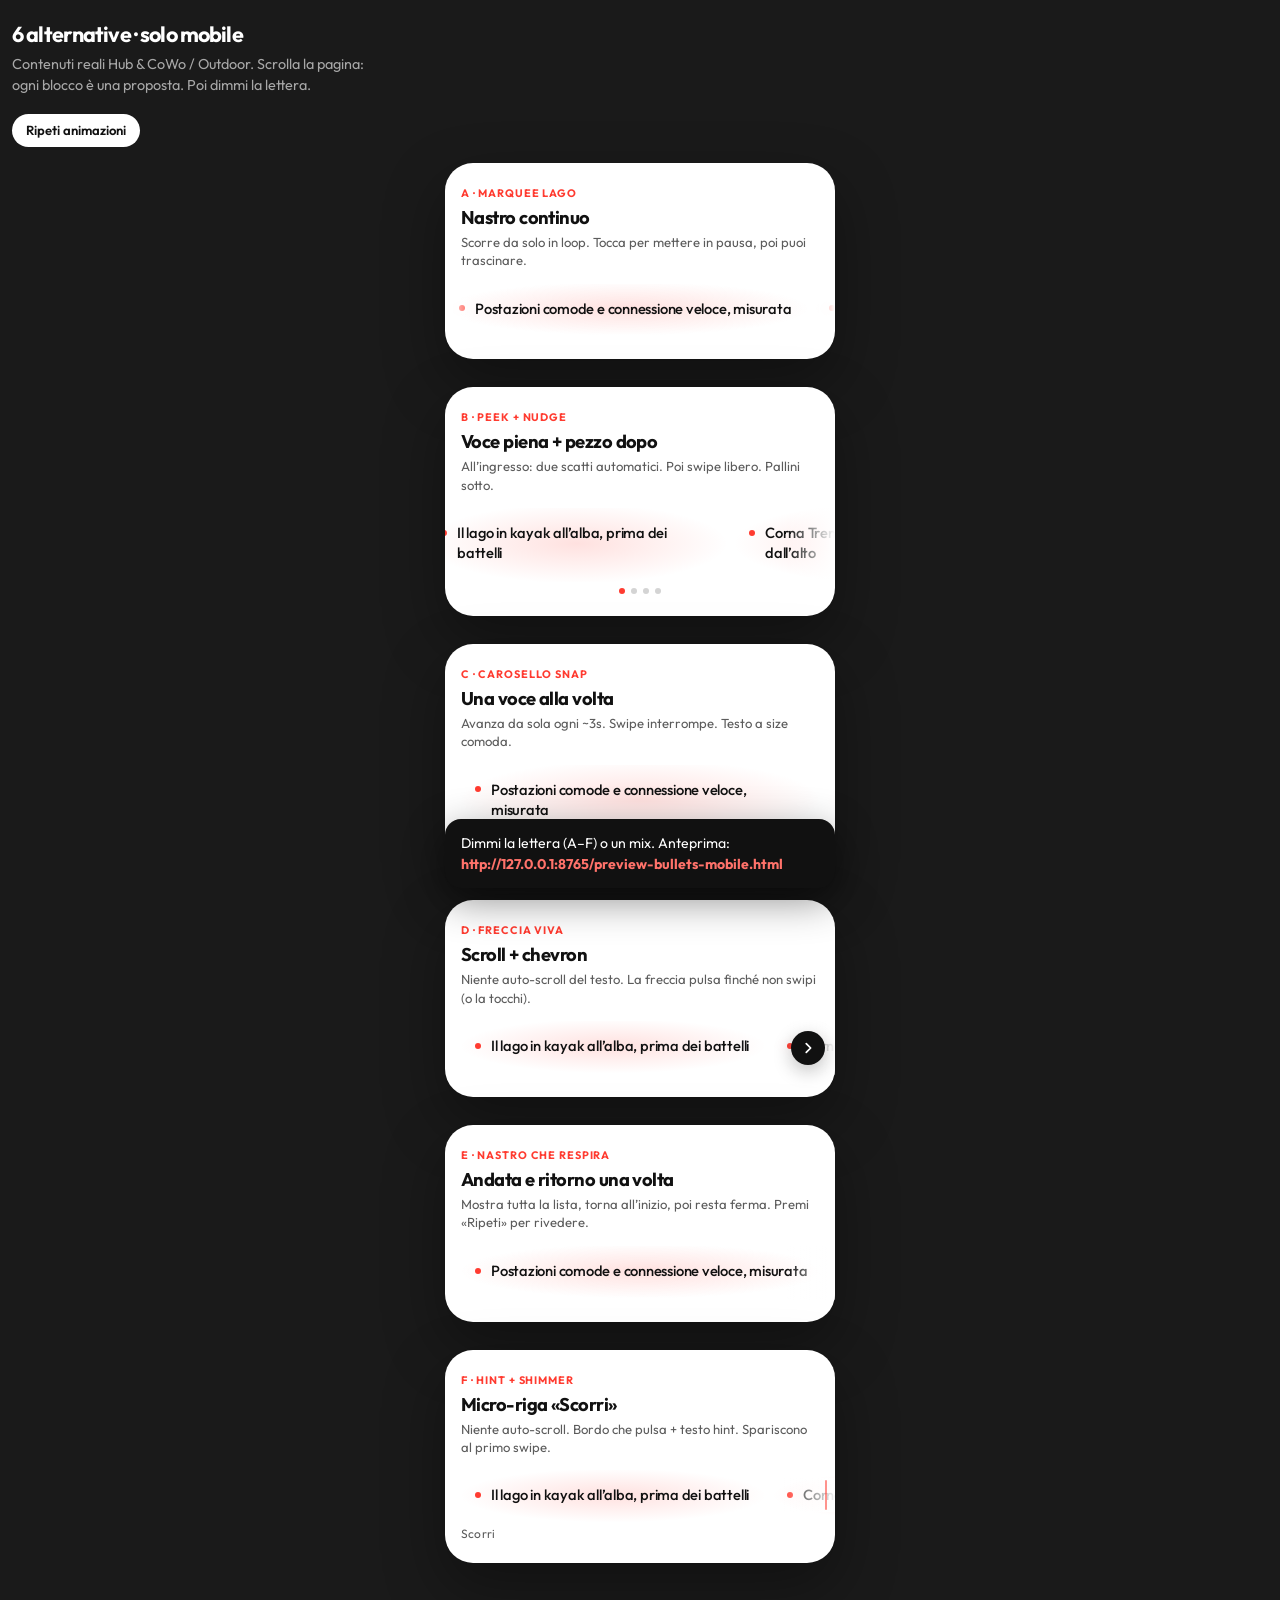
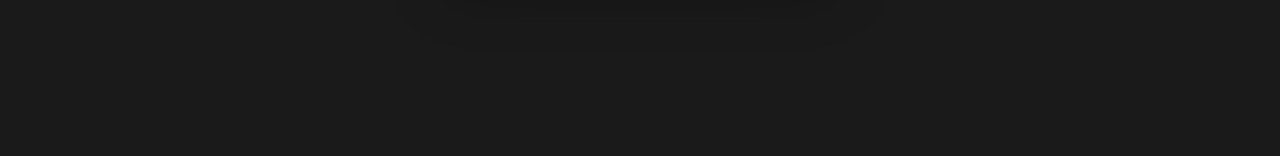
<file: preview-bullets-mobile.html>
<!DOCTYPE html>
<html lang="it">
<head>
  <meta charset="utf-8">
  <meta name="viewport" content="width=device-width, initial-scale=1">
  <title>Anteprima mobile · bullets Hub / Outdoor</title>
  <link rel="preconnect" href="https://fonts.googleapis.com">
  <link rel="preconnect" href="https://fonts.gstatic.com" crossorigin>
  <link href="https://fonts.googleapis.com/css2?family=Outfit:wght@400;500;600;700;800&display=swap" rel="stylesheet">
  <link rel="stylesheet" href="css/main-color.css?v=1">
  <style>
    :root {
      --ink: #111;
      --sage: #5c5c5c;
      --paper: #efefef;
      --ivory: #fff;
      --ease: cubic-bezier(0.16, 1, 0.3, 1);
      --ease-out: cubic-bezier(0.23, 1, 0.32, 1);
    }
    * { box-sizing: border-box; }
    body {
      margin: 0;
      font-family: "Outfit", system-ui, sans-serif;
      background: #1a1a1a;
      color: var(--ink);
      padding: 20px 12px 96px;
    }
    h1 {
      margin: 0 0 6px;
      color: #fff;
      font-size: 1.35rem;
      letter-spacing: -0.04em;
    }
    .lede {
      margin: 0 0 18px;
      color: rgba(255,255,255,.62);
      font-size: 0.9rem;
      line-height: 1.45;
      max-width: 42ch;
    }
    .pick {
      position: sticky;
      bottom: 12px;
      z-index: 20;
      margin: 28px auto 0;
      max-width: 390px;
      padding: 14px 16px;
      border-radius: 16px;
      background: #111;
      color: #fff;
      font-size: 0.88rem;
      line-height: 1.45;
      box-shadow: 0 12px 40px rgba(0,0,0,.45);
    }
    .pick strong { color: color-mix(in srgb, var(--main-color) 72%, #fff); }

    .phone {
      width: min(390px, 100%);
      margin: 0 auto 28px;
      background: var(--ivory);
      border-radius: 28px;
      padding: 18px 0 22px;
      box-shadow: 0 24px 60px rgba(0,0,0,.35);
      overflow: hidden;
    }
    .tag {
      display: inline-block;
      margin: 0 16px 6px;
      font-size: 0.68rem;
      font-weight: 700;
      letter-spacing: 0.08em;
      text-transform: uppercase;
      color: var(--main-color);
    }
    .phone h2 {
      margin: 0 16px 4px;
      font-size: 1.15rem;
      letter-spacing: -0.03em;
    }
    .why {
      margin: 0 16px 14px;
      font-size: 0.82rem;
      color: var(--sage);
      line-height: 1.4;
    }

    /* Chip Faro condiviso */
    .chip {
      position: relative;
      isolation: isolate;
      flex: 0 0 auto;
      display: grid;
      grid-template-columns: 6px minmax(0, 1fr);
      gap: 10px;
      align-items: start;
      padding: 11px 16px 11px 14px;
      border-radius: 14px;
      color: #111;
      font-size: 0.92rem;
      font-weight: 500;
      letter-spacing: -0.015em;
      line-height: 1.35;
      white-space: nowrap;
      scroll-snap-align: start;
    }
    .chip::after {
      content: "";
      position: absolute;
      inset: -40% -20%;
      z-index: -1;
      background: radial-gradient(
        closest-side,
        rgba(var(--main-color-rgb), 0.28),
        transparent 72%
      );
      opacity: 0.55;
      pointer-events: none;
    }
    .chip .dot {
      width: 6px;
      height: 6px;
      margin-top: 0.45em;
      border-radius: 50%;
      background: var(--main-color);
    }

    .rail {
      display: flex;
      gap: 8px;
      padding: 4px 16px 8px;
      overflow-x: auto;
      -webkit-overflow-scrolling: touch;
      scrollbar-width: none;
    }
    .rail::-webkit-scrollbar { display: none; }

    .edge {
      position: relative;
    }
    .edge::after {
      content: "";
      position: absolute;
      top: 0;
      right: 0;
      bottom: 0;
      width: 48px;
      pointer-events: none;
      background: linear-gradient(90deg, transparent, #fff);
      z-index: 2;
    }

    /* A · Marquee */
    .marquee-wrap {
      overflow: hidden;
      mask-image: linear-gradient(90deg, transparent, #000 8%, #000 92%, transparent);
      -webkit-mask-image: linear-gradient(90deg, transparent, #000 8%, #000 92%, transparent);
    }
    .marquee-track {
      display: flex;
      gap: 8px;
      width: max-content;
      animation: marquee 28s linear infinite;
      padding: 4px 0 8px;
    }
    .marquee-wrap:hover .marquee-track,
    .marquee-wrap:focus-within .marquee-track,
    .marquee-wrap.is-paused .marquee-track {
      animation-play-state: paused;
    }
    @keyframes marquee {
      from { transform: translateX(0); }
      to { transform: translateX(-50%); }
    }

    /* B · Peek + nudge */
    .rail--peek {
      scroll-snap-type: x mandatory;
      padding-right: 64px;
    }
    .rail--peek .chip {
      width: min(78vw, 300px);
      white-space: normal;
    }
    .dots {
      display: flex;
      gap: 6px;
      justify-content: center;
      margin-top: 6px;
    }
    .dots i {
      width: 6px;
      height: 6px;
      border-radius: 50%;
      background: rgba(17,17,17,.18);
    }
    .dots i.is-on { background: var(--main-color); }

    /* C · Snap carousel */
    .rail--snap {
      scroll-snap-type: x mandatory;
    }
    .rail--snap .chip {
      width: calc(100vw - 64px);
      max-width: 358px;
      white-space: normal;
      scroll-snap-align: center;
    }

    /* D · Chevron */
    .chev-wrap { position: relative; }
    .chev {
      position: absolute;
      right: 10px;
      top: 50%;
      z-index: 3;
      width: 34px;
      height: 34px;
      margin-top: -17px;
      border: 0;
      border-radius: 50%;
      background: #111;
      color: #fff;
      display: grid;
      place-items: center;
      cursor: pointer;
      animation: chev-pulse 1.4s var(--ease-out) infinite;
      box-shadow: 0 6px 18px rgba(17,17,17,.25);
    }
    .chev svg { width: 14px; height: 14px; }
    .chev-wrap.is-swiped .chev { display: none; }
    @keyframes chev-pulse {
      0%, 100% { transform: translateX(0); }
      50% { transform: translateX(5px); }
    }

    /* E · One-shot breathe */
    .breathe-track {
      display: flex;
      gap: 8px;
      width: max-content;
      padding: 4px 16px 8px;
      transform: translateX(0);
    }
    .phone.is-play .breathe-track {
      animation: breathe 9s var(--ease-out) 0.4s both;
    }
    @keyframes breathe {
      0% { transform: translateX(0); }
      35% { transform: translateX(calc(-100% + 100cqw)); }
      55% { transform: translateX(calc(-100% + 100cqw)); }
      100% { transform: translateX(0); }
    }
    .breathe-host {
      overflow: hidden;
      container-type: inline-size;
    }

    /* F · Hint + shimmer */
    .hint {
      margin: 2px 16px 0;
      font-size: 0.75rem;
      color: var(--sage);
      letter-spacing: 0.02em;
      transition: opacity 0.4s var(--ease);
    }
    .phone.is-swiped .hint { opacity: 0; }
    .shimmer-edge::before {
      content: "";
      position: absolute;
      top: 8px;
      right: 0;
      bottom: 12px;
      width: 56px;
      z-index: 2;
      pointer-events: none;
      background: linear-gradient(90deg, transparent, rgba(255,255,255,.95));
    }
    .shimmer-edge::after {
      content: "";
      position: absolute;
      top: 10px;
      right: 8px;
      bottom: 14px;
      width: 2px;
      z-index: 3;
      border-radius: 2px;
      background: var(--main-color);
      opacity: 0.55;
      animation: shimmer 1.6s var(--ease-out) infinite;
      pointer-events: none;
    }
    .phone.is-swiped .shimmer-edge::after { display: none; }
    @keyframes shimmer {
      0%, 100% { opacity: 0.25; transform: scaleY(0.7); }
      50% { opacity: 0.9; transform: scaleY(1); }
    }

    .toolbar {
      display: flex;
      gap: 8px;
      margin: 0 0 16px;
      max-width: 390px;
    }
    .toolbar button {
      appearance: none;
      border: 0;
      border-radius: 999px;
      padding: 10px 14px;
      background: #fff;
      color: #111;
      font: 600 0.82rem/1 Outfit, system-ui, sans-serif;
      cursor: pointer;
    }

    @media (prefers-reduced-motion: reduce) {
      .marquee-track,
      .chev,
      .breathe-track,
      .shimmer-edge::after {
        animation: none !important;
      }
    }
  </style>
</head>
<body>
  <h1>6 alternative · solo mobile</h1>
  <p class="lede">Contenuti reali Hub &amp; CoWo / Outdoor. Scrolla la pagina: ogni blocco è una proposta. Poi dimmi la lettera.</p>
  <div class="toolbar">
    <button type="button" id="replay">Ripeti animazioni</button>
  </div>

  <!-- A -->
  <section class="phone" data-demo="A">
    <span class="tag">A · Marquee lago</span>
    <h2>Nastro continuo</h2>
    <p class="why">Scorre da solo in loop. Tocca per mettere in pausa, poi puoi trascinare.</p>
    <div class="marquee-wrap" tabindex="0">
      <div class="marquee-track">
        <span class="chip"><span class="dot"></span>Postazioni comode e connessione veloce, misurata</span>
        <span class="chip"><span class="dot"></span>Sale riunioni per i team e cabine per le call</span>
        <span class="chip"><span class="dot"></span>Aree relax per staccare tra un progetto e l’altro</span>
        <span class="chip"><span class="dot"></span>Chioschi sul lago e nei parchi: la tua scrivania con vista</span>
        <span class="chip" aria-hidden="true"><span class="dot"></span>Postazioni comode e connessione veloce, misurata</span>
        <span class="chip" aria-hidden="true"><span class="dot"></span>Sale riunioni per i team e cabine per le call</span>
        <span class="chip" aria-hidden="true"><span class="dot"></span>Aree relax per staccare tra un progetto e l’altro</span>
        <span class="chip" aria-hidden="true"><span class="dot"></span>Chioschi sul lago e nei parchi: la tua scrivania con vista</span>
      </div>
    </div>
  </section>

  <!-- B -->
  <section class="phone" data-demo="B">
    <span class="tag">B · Peek + nudge</span>
    <h2>Voce piena + pezzo dopo</h2>
    <p class="why">All’ingresso: due scatti automatici. Poi swipe libero. Pallini sotto.</p>
    <div class="edge">
      <div class="rail rail--peek" data-nudge>
        <span class="chip"><span class="dot"></span>Il lago in kayak all’alba, prima dei battelli</span>
        <span class="chip"><span class="dot"></span>Corna Trentapassi: il Sebino intero, visto dall’alto</span>
        <span class="chip"><span class="dot"></span>L’Antica Valeriana fino alle rocce incise dai Camuni</span>
        <span class="chip"><span class="dot"></span>Sci in giornata: Montecampione, Borno, Pora, Aprica</span>
      </div>
    </div>
    <div class="dots" aria-hidden="true"><i class="is-on"></i><i></i><i></i><i></i></div>
  </section>

  <!-- C -->
  <section class="phone" data-demo="C">
    <span class="tag">C · Carosello snap</span>
    <h2>Una voce alla volta</h2>
    <p class="why">Avanza da sola ogni ~3s. Swipe interrompe. Testo a size comoda.</p>
    <div class="rail rail--snap" data-autoplay>
      <span class="chip"><span class="dot"></span>Postazioni comode e connessione veloce, misurata</span>
      <span class="chip"><span class="dot"></span>Sale riunioni per i team e cabine per le call</span>
      <span class="chip"><span class="dot"></span>Aree relax per staccare tra un progetto e l’altro</span>
      <span class="chip"><span class="dot"></span>Chioschi sul lago e nei parchi: la tua scrivania con vista</span>
    </div>
    <div class="dots" data-dots aria-hidden="true"><i class="is-on"></i><i></i><i></i><i></i></div>
  </section>

  <!-- D -->
  <section class="phone" data-demo="D">
    <span class="tag">D · Freccia viva</span>
    <h2>Scroll + chevron</h2>
    <p class="why">Niente auto-scroll del testo. La freccia pulsa finché non swipi (o la tocchi).</p>
    <div class="chev-wrap edge" data-chev>
      <div class="rail" data-manual>
        <span class="chip"><span class="dot"></span>Il lago in kayak all’alba, prima dei battelli</span>
        <span class="chip"><span class="dot"></span>Corna Trentapassi: il Sebino intero, visto dall’alto</span>
        <span class="chip"><span class="dot"></span>L’Antica Valeriana fino alle rocce incise dai Camuni</span>
        <span class="chip"><span class="dot"></span>Sci in giornata: Montecampione, Borno, Pora, Aprica</span>
      </div>
      <button type="button" class="chev" aria-label="Scorri le voci">
        <svg viewBox="0 0 16 16" fill="none" aria-hidden="true"><path d="M6 3l5 5-5 5" stroke="currentColor" stroke-width="2" stroke-linecap="round" stroke-linejoin="round"/></svg>
      </button>
    </div>
  </section>

  <!-- E -->
  <section class="phone" data-demo="E">
    <span class="tag">E · Nastro che respira</span>
    <h2>Andata e ritorno una volta</h2>
    <p class="why">Mostra tutta la lista, torna all’inizio, poi resta ferma. Premi «Ripeti» per rivedere.</p>
    <div class="breathe-host edge">
      <div class="breathe-track">
        <span class="chip"><span class="dot"></span>Postazioni comode e connessione veloce, misurata</span>
        <span class="chip"><span class="dot"></span>Sale riunioni per i team e cabine per le call</span>
        <span class="chip"><span class="dot"></span>Aree relax per staccare tra un progetto e l’altro</span>
        <span class="chip"><span class="dot"></span>Chioschi sul lago e nei parchi: la tua scrivania con vista</span>
      </div>
    </div>
  </section>

  <!-- F -->
  <section class="phone" data-demo="F">
    <span class="tag">F · Hint + shimmer</span>
    <h2>Micro-riga «Scorri»</h2>
    <p class="why">Niente auto-scroll. Bordo che pulsa + testo hint. Spariscono al primo swipe.</p>
    <div class="shimmer-edge edge" style="position:relative">
      <div class="rail" data-hint-rail>
        <span class="chip"><span class="dot"></span>Il lago in kayak all’alba, prima dei battelli</span>
        <span class="chip"><span class="dot"></span>Corna Trentapassi: il Sebino intero, visto dall’alto</span>
        <span class="chip"><span class="dot"></span>L’Antica Valeriana fino alle rocce incise dai Camuni</span>
        <span class="chip"><span class="dot"></span>Sci in giornata: Montecampione, Borno, Pora, Aprica</span>
      </div>
    </div>
    <p class="hint">Scorri</p>
  </section>

  <p class="pick">Dimmi la lettera (A–F) o un mix. Anteprima: <strong>http://127.0.0.1:8765/preview-bullets-mobile.html</strong></p>

  <script>
    const reduced = matchMedia("(prefers-reduced-motion: reduce)").matches;

    // A: pause on touch
    document.querySelectorAll(".marquee-wrap").forEach((el) => {
      const pause = () => el.classList.add("is-paused");
      const play = () => el.classList.remove("is-paused");
      el.addEventListener("pointerdown", pause);
      el.addEventListener("pointerup", play);
      el.addEventListener("pointerleave", play);
    });

    // B: nudge twice on enter
    function runNudge(rail) {
      if (reduced || !rail) return;
      rail.scrollTo({ left: 0, behavior: "auto" });
      const step = Math.min(120, rail.clientWidth * 0.28);
      setTimeout(() => rail.scrollTo({ left: step, behavior: "smooth" }), 500);
      setTimeout(() => rail.scrollTo({ left: step * 2, behavior: "smooth" }), 1100);
      setTimeout(() => rail.scrollTo({ left: 0, behavior: "smooth" }), 1900);
    }
    document.querySelectorAll("[data-nudge]").forEach((rail) => {
      const io = new IntersectionObserver((entries) => {
        if (entries.some((e) => e.isIntersecting)) {
          runNudge(rail);
          io.disconnect();
        }
      }, { threshold: 0.45 });
      io.observe(rail);
    });

    // C: autoplay snap
    document.querySelectorAll("[data-autoplay]").forEach((rail) => {
      const chips = [...rail.querySelectorAll(".chip")];
      const dots = rail.parentElement.querySelector("[data-dots]");
      let i = 0;
      let timer = 0;
      let touching = false;
      function paint() {
        if (dots) {
          [...dots.children].forEach((d, idx) => d.classList.toggle("is-on", idx === i));
        }
      }
      function go(next) {
        i = (next + chips.length) % chips.length;
        chips[i].scrollIntoView({ behavior: reduced ? "auto" : "smooth", inline: "center", block: "nearest" });
        paint();
      }
      function start() {
        if (reduced || touching) return;
        clearInterval(timer);
        timer = setInterval(() => go(i + 1), 3200);
      }
      rail.addEventListener("pointerdown", () => { touching = true; clearInterval(timer); });
      rail.addEventListener("pointerup", () => { touching = false; start(); });
      const io = new IntersectionObserver((entries) => {
        if (entries.some((e) => e.isIntersecting)) start();
        else clearInterval(timer);
      }, { threshold: 0.4 });
      io.observe(rail);
      paint();
    });

    // D: chevron
    document.querySelectorAll("[data-chev]").forEach((wrap) => {
      const rail = wrap.querySelector("[data-manual]");
      const btn = wrap.querySelector(".chev");
      const mark = () => wrap.classList.add("is-swiped");
      rail.addEventListener("scroll", () => { if (rail.scrollLeft > 8) mark(); }, { passive: true });
      btn.addEventListener("click", () => {
        rail.scrollBy({ left: Math.min(220, rail.clientWidth * 0.7), behavior: "smooth" });
        mark();
      });
    });

    // E: breathe replay via class
    function playBreathe() {
      document.querySelectorAll('[data-demo="E"]').forEach((phone) => {
        phone.classList.remove("is-play");
        void phone.offsetWidth;
        if (!reduced) phone.classList.add("is-play");
      });
    }
    const eIo = new IntersectionObserver((entries) => {
      entries.forEach((entry) => {
        if (entry.isIntersecting) {
          entry.target.classList.add("is-play");
          eIo.unobserve(entry.target);
        }
      });
    }, { threshold: 0.4 });
    document.querySelectorAll('[data-demo="E"]').forEach((el) => eIo.observe(el));

    // F: hint dismiss
    document.querySelectorAll("[data-hint-rail]").forEach((rail) => {
      const phone = rail.closest(".phone");
      rail.addEventListener("scroll", () => {
        if (rail.scrollLeft > 8) phone.classList.add("is-swiped");
      }, { passive: true });
    });

    document.getElementById("replay").addEventListener("click", () => {
      document.querySelectorAll("[data-nudge]").forEach(runNudge);
      playBreathe();
      document.querySelectorAll(".phone").forEach((p) => p.classList.remove("is-swiped"));
      document.querySelectorAll("[data-chev]").forEach((w) => w.classList.remove("is-swiped"));
      document.querySelectorAll(".rail").forEach((r) => { r.scrollLeft = 0; });
    });
  </script>
</body>
</html>
</file>
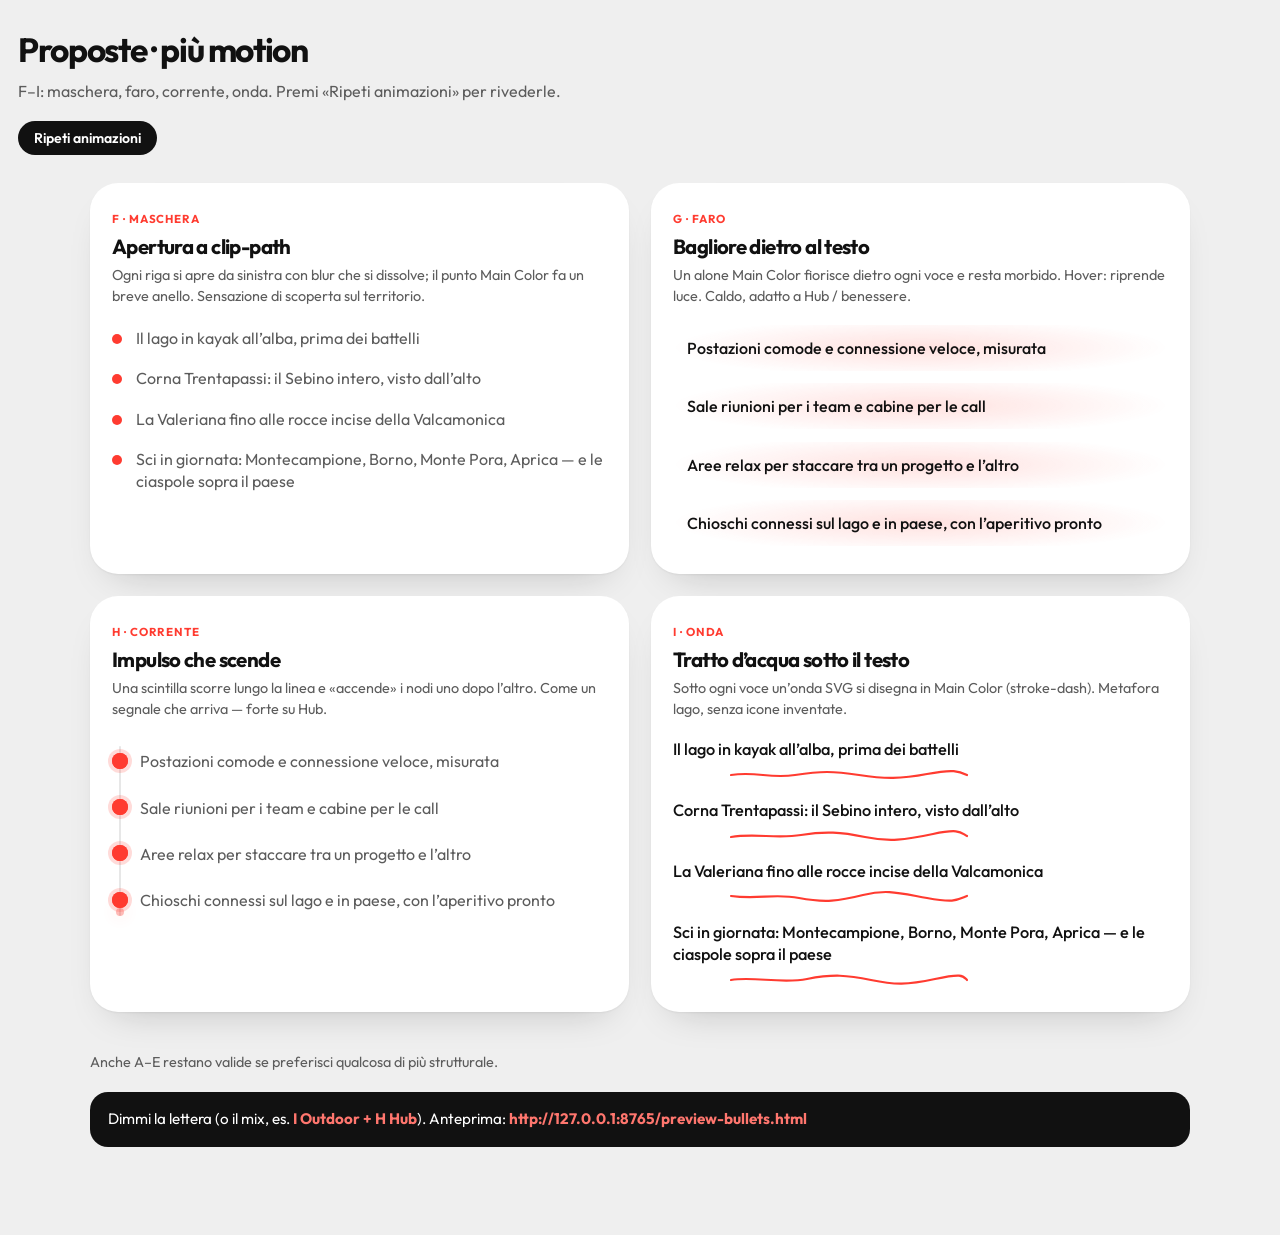
<file: preview-bullets.html>
<!DOCTYPE html>
<html lang="it">
<head>
  <meta charset="utf-8">
  <meta name="viewport" content="width=device-width, initial-scale=1">
  <title>Anteprima bullets — motion</title>
  <link rel="preconnect" href="https://fonts.googleapis.com">
  <link rel="preconnect" href="https://fonts.gstatic.com" crossorigin>
  <link href="https://fonts.googleapis.com/css2?family=Outfit:wght@400;500;600;700;800&display=swap" rel="stylesheet">
  <link rel="stylesheet" href="css/main-color.css?v=1">
  <style>
    :root {
      --ink: #111;
      --sage: #5c5c5c;
      --paper: #efefef;
      --ivory: #fff;
      --ease: cubic-bezier(0.16, 1, 0.3, 1);
      --ease-out: cubic-bezier(0.23, 1, 0.32, 1);
    }
    * { box-sizing: border-box; }
    body {
      margin: 0;
      font-family: "Outfit", system-ui, sans-serif;
      background: var(--paper);
      color: var(--ink);
      padding: 28px 18px 88px;
    }
    h1 {
      margin: 0 0 8px;
      font-size: clamp(1.55rem, 4vw, 2.1rem);
      letter-spacing: -0.04em;
    }
    .lede {
      margin: 0 0 18px;
      max-width: 52ch;
      color: var(--sage);
      line-height: 1.5;
    }
    .toolbar {
      display: flex;
      flex-wrap: wrap;
      gap: 10px;
      margin: 0 0 28px;
    }
    .toolbar button {
      appearance: none;
      border: 0;
      border-radius: 999px;
      padding: 10px 16px;
      background: #111;
      color: #fff;
      font: 600 0.88rem/1 Outfit, system-ui, sans-serif;
      cursor: pointer;
      transition: transform 0.15s var(--ease-out), background 0.2s;
    }
    .toolbar button:hover { background: var(--main-color); }
    .toolbar button:active { transform: scale(0.97); }

    .grid {
      display: grid;
      gap: 22px;
      max-width: 1100px;
      margin: 0 auto;
    }
    @media (min-width: 900px) {
      .grid { grid-template-columns: 1fr 1fr; }
    }
    .panel {
      background: var(--ivory);
      border-radius: 28px;
      padding: 24px 22px 28px;
      box-shadow: 0 1px 2px rgba(17,17,17,.05), 0 18px 40px -24px rgba(17,17,17,.28);
    }
    .tag {
      display: inline-block;
      margin: 0 0 8px;
      font-size: 0.72rem;
      font-weight: 700;
      letter-spacing: 0.08em;
      text-transform: uppercase;
      color: var(--main-color);
    }
    .panel h2 {
      margin: 0 0 6px;
      font-size: 1.28rem;
      letter-spacing: -0.03em;
    }
    .why {
      margin: 0 0 18px;
      font-size: 0.9rem;
      color: var(--sage);
      line-height: 1.45;
    }

    /* F · MASCHERA */
    .list-mask {
      list-style: none;
      margin: 0;
      padding: 0;
      display: grid;
      gap: 14px;
    }
    .list-mask li {
      position: relative;
      margin: 0;
      padding: 2px 0;
    }
    .list-mask .row {
      display: grid;
      grid-template-columns: 10px minmax(0, 1fr);
      gap: 14px;
      align-items: start;
      clip-path: inset(0 100% 0 0);
      filter: blur(8px);
      opacity: 0.35;
    }
    .play .list-mask .row {
      animation: mask-open 0.75s var(--ease-out) both;
    }
    .play .list-mask li:nth-child(1) .row { animation-delay: 0.08s; }
    .play .list-mask li:nth-child(2) .row { animation-delay: 0.22s; }
    .play .list-mask li:nth-child(3) .row { animation-delay: 0.36s; }
    .play .list-mask li:nth-child(4) .row { animation-delay: 0.5s; }
    @keyframes mask-open {
      to {
        clip-path: inset(0 0 0 0);
        filter: blur(0);
        opacity: 1;
      }
    }
    .list-mask .dot {
      width: 10px;
      height: 10px;
      margin-top: 0.45em;
      border-radius: 50%;
      background: var(--main-color);
      box-shadow: 0 0 0 0 rgba(var(--main-color-rgb), 0.45);
    }
    .play .list-mask .dot {
      animation: pulse-ring 0.9s var(--ease-out) both;
    }
    .play .list-mask li:nth-child(1) .dot { animation-delay: 0.2s; }
    .play .list-mask li:nth-child(2) .dot { animation-delay: 0.34s; }
    .play .list-mask li:nth-child(3) .dot { animation-delay: 0.48s; }
    .play .list-mask li:nth-child(4) .dot { animation-delay: 0.62s; }
    @keyframes pulse-ring {
      0% { box-shadow: 0 0 0 0 rgba(var(--main-color-rgb), 0.5); transform: scale(0.7); }
      70% { box-shadow: 0 0 0 12px rgba(var(--main-color-rgb), 0); transform: scale(1); }
      100% { box-shadow: 0 0 0 0 rgba(var(--main-color-rgb), 0); transform: scale(1); }
    }
    .list-mask p {
      margin: 0;
      font-size: 1rem;
      line-height: 1.4;
      color: var(--sage);
    }

    /* G · FARO */
    .list-glow {
      list-style: none;
      margin: 0;
      padding: 0;
      display: grid;
      gap: 12px;
    }
    .list-glow li {
      position: relative;
      isolation: isolate;
      padding: 12px 14px;
      border-radius: 16px;
      overflow: hidden;
      opacity: 0;
      transform: translate3d(0, 16px, 0) scale(0.97);
    }
    .play .list-glow li {
      animation: glow-in 0.7s var(--ease-out) both;
    }
    .play .list-glow li:nth-child(1) { animation-delay: 0.1s; }
    .play .list-glow li:nth-child(2) { animation-delay: 0.24s; }
    .play .list-glow li:nth-child(3) { animation-delay: 0.38s; }
    .play .list-glow li:nth-child(4) { animation-delay: 0.52s; }
    @keyframes glow-in {
      to { opacity: 1; transform: none; }
    }
    .list-glow li::before {
      content: "";
      position: absolute;
      inset: -40% -20%;
      z-index: -1;
      background: radial-gradient(
        closest-side,
        rgba(var(--main-color-rgb), 0.28),
        transparent 72%
      );
      opacity: 0;
      transform: scale(0.4);
    }
    .play .list-glow li::before {
      animation: bloom 1s var(--ease-out) both;
    }
    .play .list-glow li:nth-child(1)::before { animation-delay: 0.18s; }
    .play .list-glow li:nth-child(2)::before { animation-delay: 0.32s; }
    .play .list-glow li:nth-child(3)::before { animation-delay: 0.46s; }
    .play .list-glow li:nth-child(4)::before { animation-delay: 0.6s; }
    @keyframes bloom {
      0% { opacity: 0; transform: scale(0.4); }
      45% { opacity: 1; transform: scale(1.05); }
      100% { opacity: 0.55; transform: scale(1); }
    }
    .list-glow p {
      margin: 0;
      position: relative;
      font-size: 1rem;
      line-height: 1.4;
      color: var(--ink);
      font-weight: 500;
    }
    .list-glow li:hover::before {
      opacity: 0.85;
      transition: opacity 0.25s var(--ease);
    }

    /* H · CORRENTE */
    .list-current { position: relative; }
    .list-current ol {
      list-style: none;
      margin: 0;
      padding: 0;
      display: grid;
      gap: 0;
    }
    .list-current::before {
      content: "";
      position: absolute;
      left: 7px;
      top: 8px;
      bottom: 8px;
      width: 2px;
      background: rgba(17,17,17,.1);
      border-radius: 2px;
    }
    .list-current .spark {
      position: absolute;
      left: 4px;
      top: 8px;
      width: 8px;
      height: 8px;
      border-radius: 50%;
      background: var(--main-color);
      box-shadow: 0 0 16px rgba(var(--main-color-rgb), 0.55);
      opacity: 0;
      z-index: 2;
      pointer-events: none;
    }
    .play .list-current .spark {
      animation: spark-run 1.65s var(--ease-out) 0.15s both;
    }
    @keyframes spark-run {
      0% { opacity: 0; top: 8px; }
      8% { opacity: 1; }
      100% { opacity: 0.35; top: calc(100% - 16px); }
    }
    .list-current li {
      position: relative;
      display: grid;
      grid-template-columns: 16px minmax(0, 1fr);
      gap: 12px;
      padding: 12px 0;
      opacity: 0.28;
      filter: saturate(0.2);
      transform: translateX(-6px);
    }
    .play .list-current li {
      animation: current-lit 0.55s var(--ease-out) both;
    }
    .play .list-current li:nth-child(1) { animation-delay: 0.2s; }
    .play .list-current li:nth-child(2) { animation-delay: 0.55s; }
    .play .list-current li:nth-child(3) { animation-delay: 0.9s; }
    .play .list-current li:nth-child(4) { animation-delay: 1.25s; }
    @keyframes current-lit {
      to {
        opacity: 1;
        filter: none;
        transform: none;
      }
    }
    .list-current .node {
      width: 16px;
      height: 16px;
      margin-top: 0.15em;
      border-radius: 50%;
      background: #fff;
      box-shadow: inset 0 0 0 2px rgba(17,17,17,.18);
      z-index: 1;
    }
    .play .list-current li .node {
      animation: node-fill 0.4s var(--ease-out) both;
    }
    .play .list-current li:nth-child(1) .node { animation-delay: 0.28s; }
    .play .list-current li:nth-child(2) .node { animation-delay: 0.63s; }
    .play .list-current li:nth-child(3) .node { animation-delay: 0.98s; }
    .play .list-current li:nth-child(4) .node { animation-delay: 1.33s; }
    @keyframes node-fill {
      to {
        background: var(--main-color);
        box-shadow: inset 0 0 0 2px var(--main-color), 0 0 0 4px rgba(var(--main-color-rgb), 0.18);
      }
    }
    .list-current p {
      margin: 0;
      font-size: 1rem;
      line-height: 1.4;
      color: var(--sage);
    }

    /* I · ONDA */
    .list-wave {
      list-style: none;
      margin: 0;
      padding: 0;
      display: grid;
      gap: 20px;
    }
    .list-wave li {
      opacity: 0;
      transform: translateY(12px);
    }
    .play .list-wave li {
      animation: glow-in 0.6s var(--ease-out) both;
    }
    .play .list-wave li:nth-child(1) { animation-delay: 0.08s; }
    .play .list-wave li:nth-child(2) { animation-delay: 0.2s; }
    .play .list-wave li:nth-child(3) { animation-delay: 0.32s; }
    .play .list-wave li:nth-child(4) { animation-delay: 0.44s; }
    .list-wave p {
      margin: 0 0 8px;
      font-size: 1.02rem;
      line-height: 1.4;
      color: var(--ink);
      font-weight: 500;
    }
    .list-wave svg {
      display: block;
      width: 100%;
      max-width: 22rem;
      height: 10px;
      overflow: visible;
    }
    .list-wave path {
      fill: none;
      stroke: var(--main-color);
      stroke-width: 2.2;
      stroke-linecap: round;
      stroke-dasharray: 240;
      stroke-dashoffset: 240;
    }
    .play .list-wave path {
      animation: wave-draw 0.85s var(--ease-out) both;
    }
    .play .list-wave li:nth-child(1) path { animation-delay: 0.25s; }
    .play .list-wave li:nth-child(2) path { animation-delay: 0.4s; }
    .play .list-wave li:nth-child(3) path { animation-delay: 0.55s; }
    .play .list-wave li:nth-child(4) path { animation-delay: 0.7s; }
    @keyframes wave-draw {
      to { stroke-dashoffset: 0; }
    }

    @media (prefers-reduced-motion: reduce) {
      .list-mask .row,
      .list-mask .dot,
      .list-glow li,
      .list-glow li::before,
      .list-current .spark,
      .list-current li,
      .list-current .node,
      .list-wave li,
      .list-wave path {
        animation: none !important;
        opacity: 1 !important;
        filter: none !important;
        transform: none !important;
        clip-path: none !important;
        stroke-dashoffset: 0 !important;
      }
      .list-current .node {
        background: var(--main-color);
        box-shadow: inset 0 0 0 2px var(--main-color);
      }
      .list-glow li::before { opacity: 0.4; }
    }

    .prior {
      margin: 40px auto 0;
      max-width: 1100px;
      color: var(--sage);
      font-size: 0.9rem;
      line-height: 1.5;
    }
    .pick {
      margin: 18px auto 0;
      max-width: 1100px;
      padding: 16px 18px;
      border-radius: 18px;
      background: #111;
      color: #fff;
      font-size: 0.95rem;
      line-height: 1.5;
    }
    .pick strong { color: color-mix(in srgb, var(--main-color) 70%, #fff); }
  </style>
</head>
<body>
  <h1>Proposte · più motion</h1>
  <p class="lede">F–I: maschera, faro, corrente, onda. Premi «Ripeti animazioni» per rivederle.</p>

  <div class="toolbar">
    <button type="button" id="replay">Ripeti animazioni</button>
  </div>

  <div class="grid" id="stage">
    <section class="panel">
      <span class="tag">F · Maschera</span>
      <h2>Apertura a clip-path</h2>
      <p class="why">Ogni riga si apre da sinistra con blur che si dissolve; il punto Main Color fa un breve anello. Sensazione di scoperta sul territorio.</p>
      <ul class="list-mask">
        <li><div class="row"><span class="dot" aria-hidden="true"></span><p>Il lago in kayak all’alba, prima dei battelli</p></div></li>
        <li><div class="row"><span class="dot" aria-hidden="true"></span><p>Corna Trentapassi: il Sebino intero, visto dall’alto</p></div></li>
        <li><div class="row"><span class="dot" aria-hidden="true"></span><p>La Valeriana fino alle rocce incise della Valcamonica</p></div></li>
        <li><div class="row"><span class="dot" aria-hidden="true"></span><p>Sci in giornata: Montecampione, Borno, Monte Pora, Aprica — e le ciaspole sopra il paese</p></div></li>
      </ul>
    </section>

    <section class="panel">
      <span class="tag">G · Faro</span>
      <h2>Bagliore dietro al testo</h2>
      <p class="why">Un alone Main Color fiorisce dietro ogni voce e resta morbido. Hover: riprende luce. Caldo, adatto a Hub / benessere.</p>
      <ul class="list-glow">
        <li><p>Postazioni comode e connessione veloce, misurata</p></li>
        <li><p>Sale riunioni per i team e cabine per le call</p></li>
        <li><p>Aree relax per staccare tra un progetto e l’altro</p></li>
        <li><p>Chioschi connessi sul lago e in paese, con l’aperitivo pronto</p></li>
      </ul>
    </section>

    <section class="panel">
      <span class="tag">H · Corrente</span>
      <h2>Impulso che scende</h2>
      <p class="why">Una scintilla scorre lungo la linea e «accende» i nodi uno dopo l’altro. Come un segnale che arriva — forte su Hub.</p>
      <div class="list-current">
        <span class="spark" aria-hidden="true"></span>
        <ol>
          <li><span class="node" aria-hidden="true"></span><p>Postazioni comode e connessione veloce, misurata</p></li>
          <li><span class="node" aria-hidden="true"></span><p>Sale riunioni per i team e cabine per le call</p></li>
          <li><span class="node" aria-hidden="true"></span><p>Aree relax per staccare tra un progetto e l’altro</p></li>
          <li><span class="node" aria-hidden="true"></span><p>Chioschi connessi sul lago e in paese, con l’aperitivo pronto</p></li>
        </ol>
      </div>
    </section>

    <section class="panel">
      <span class="tag">I · Onda</span>
      <h2>Tratto d’acqua sotto il testo</h2>
      <p class="why">Sotto ogni voce un’onda SVG si disegna in Main Color (stroke-dash). Metafora lago, senza icone inventate.</p>
      <ul class="list-wave">
        <li>
          <p>Il lago in kayak all’alba, prima dei battelli</p>
          <svg viewBox="0 0 240 10" aria-hidden="true"><path d="M2 6 C28 2 40 10 66 6 S104 2 130 6 172 10 198 5 230 2 238 6"/></svg>
        </li>
        <li>
          <p>Corna Trentapassi: il Sebino intero, visto dall’alto</p>
          <svg viewBox="0 0 240 10" aria-hidden="true"><path d="M2 7 C26 3 48 9 72 5 S112 2 136 7 176 10 204 4 232 3 238 6"/></svg>
        </li>
        <li>
          <p>La Valeriana fino alle rocce incise della Valcamonica</p>
          <svg viewBox="0 0 240 10" aria-hidden="true"><path d="M2 5 C30 9 44 2 70 7 S110 10 134 4 170 2 198 7 228 9 238 5"/></svg>
        </li>
        <li>
          <p>Sci in giornata: Montecampione, Borno, Monte Pora, Aprica — e le ciaspole sopra il paese</p>
          <svg viewBox="0 0 240 10" aria-hidden="true"><path d="M2 6 C24 2 52 10 78 5 S118 1 142 6 178 11 206 5 234 2 238 6"/></svg>
        </li>
      </ul>
    </section>
  </div>

  <p class="prior">Anche A–E restano valide se preferisci qualcosa di più strutturale.</p>
  <p class="pick">Dimmi la lettera (o il mix, es. <strong>I Outdoor + H Hub</strong>). Anteprima: <strong>http://127.0.0.1:8765/preview-bullets.html</strong></p>

  <script>
    const stage = document.getElementById("stage");
    const replay = document.getElementById("replay");
    function play() {
      stage.classList.remove("play");
      void stage.offsetWidth;
      stage.classList.add("play");
    }
    replay.addEventListener("click", play);
    play();
  </script>
</body>
</html>
</file>
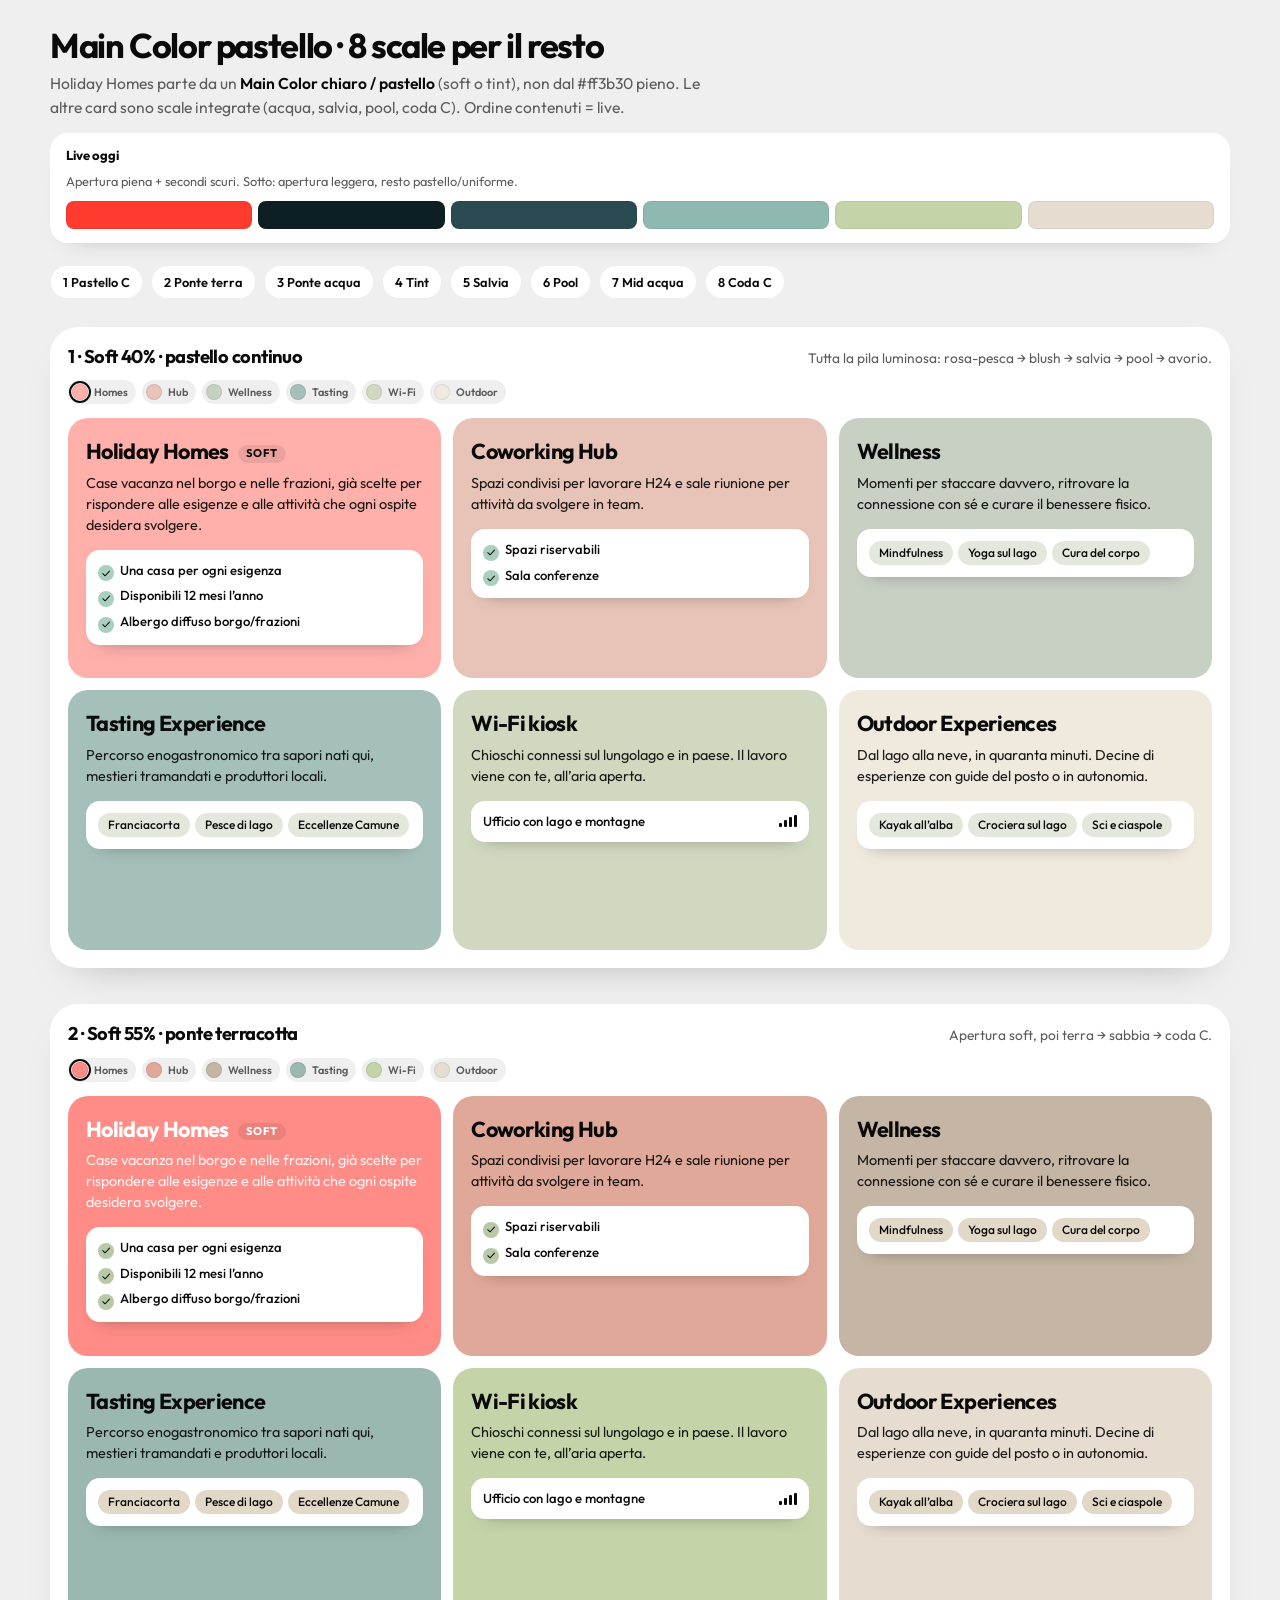
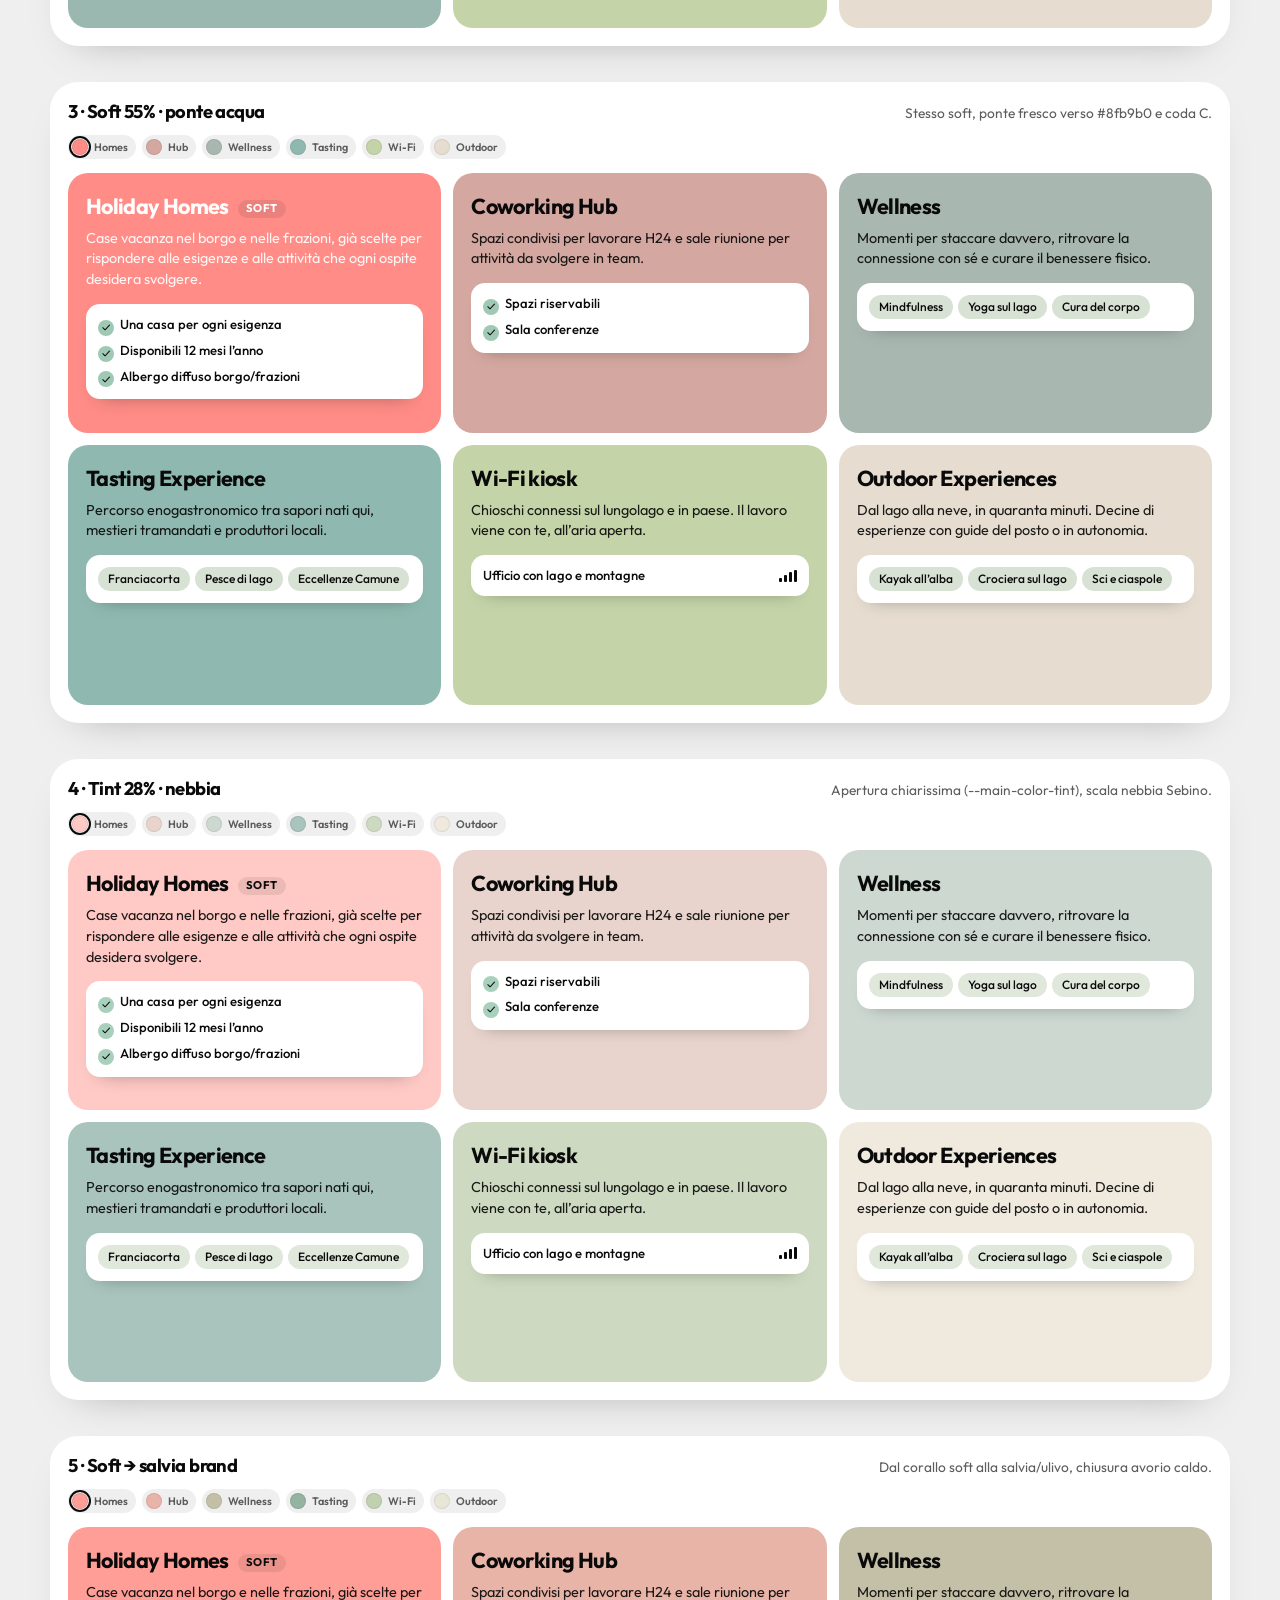
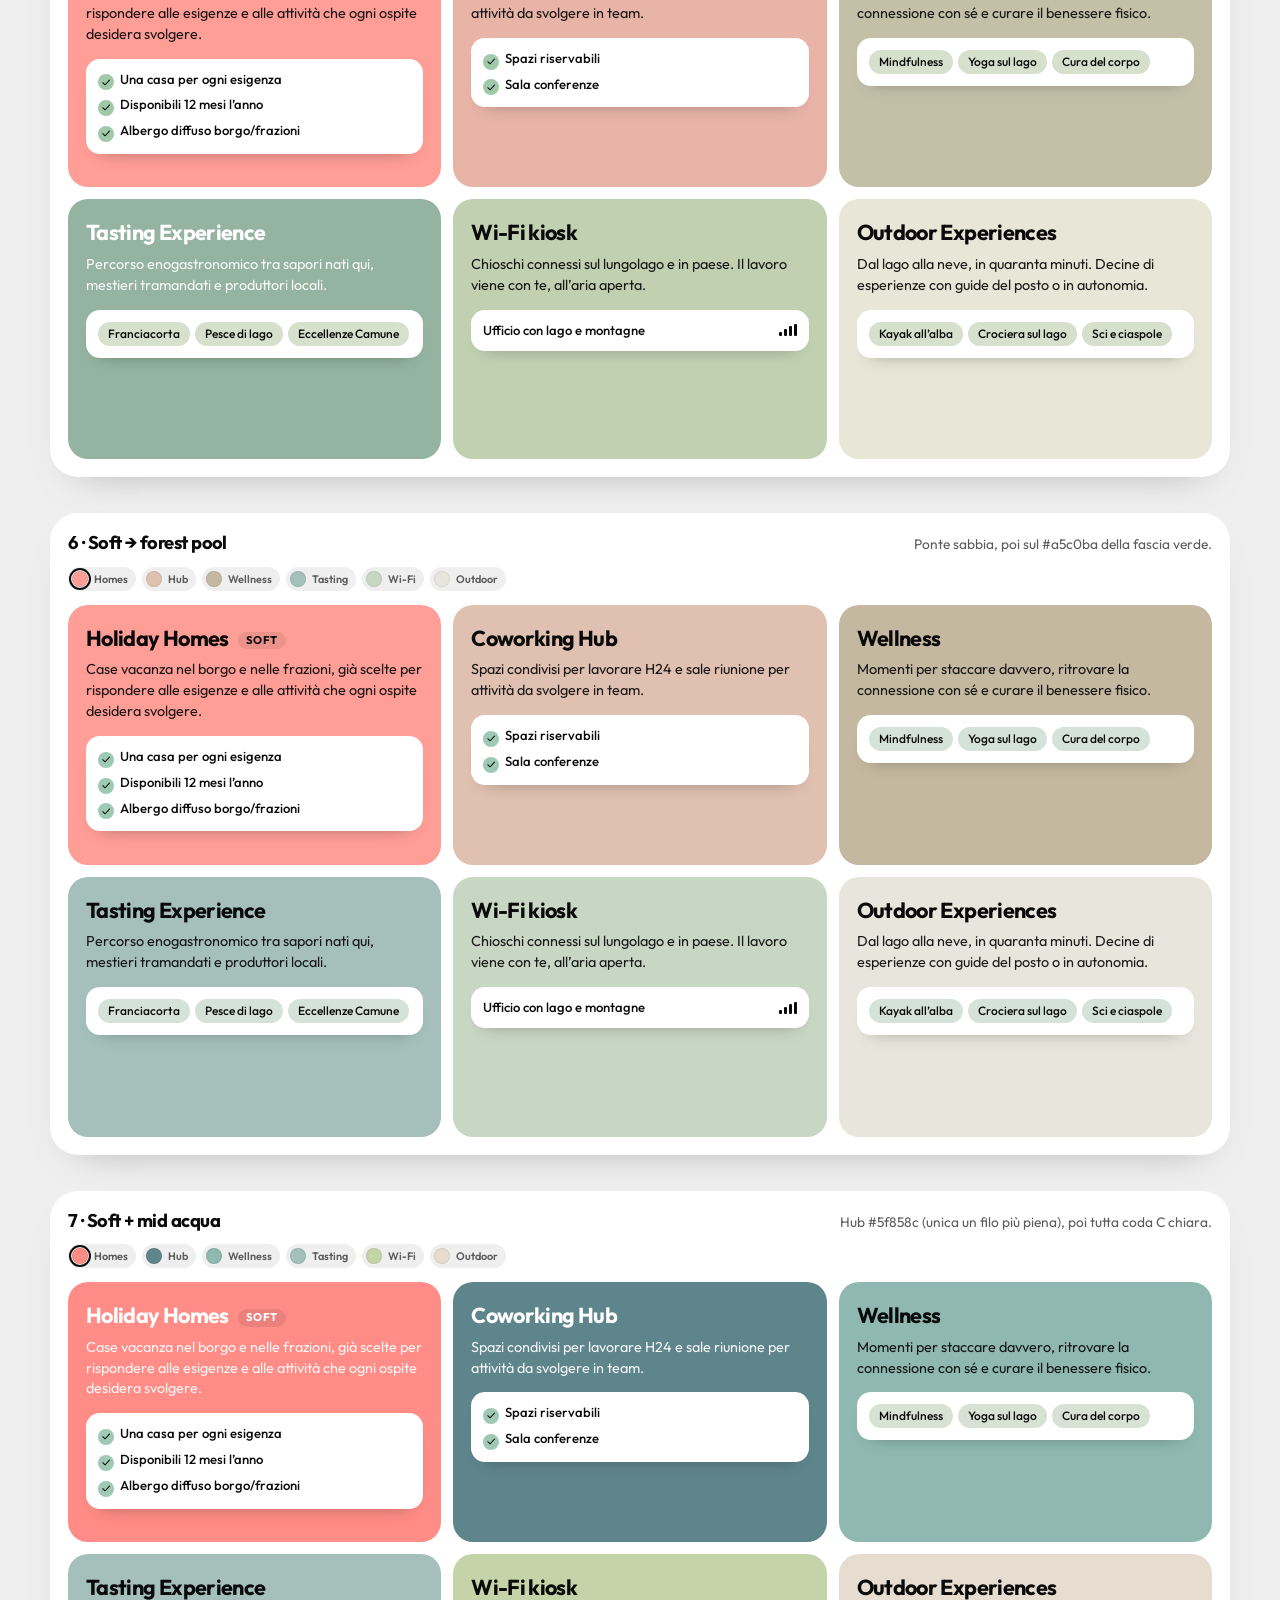
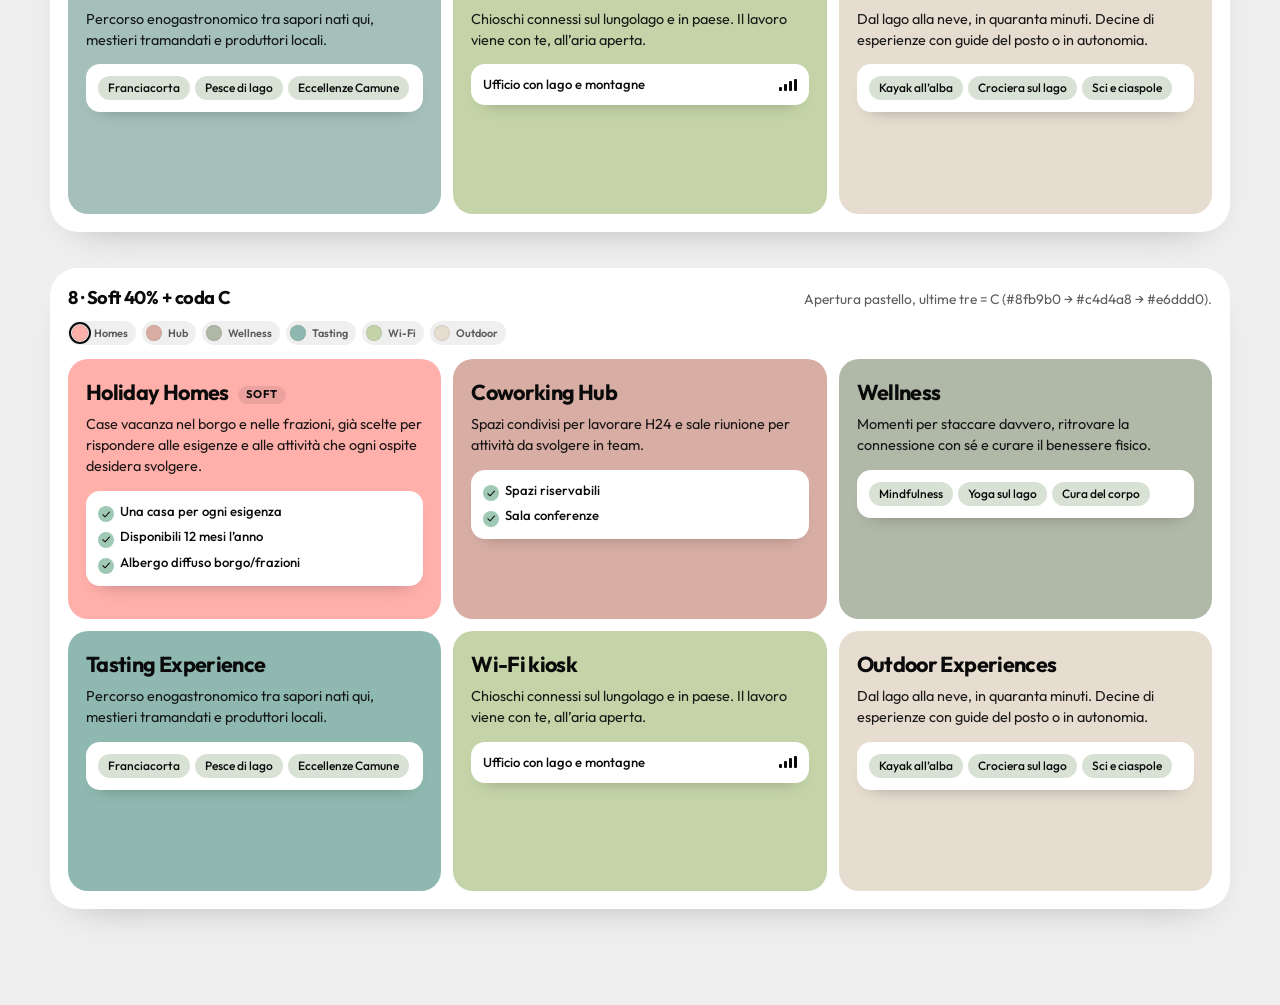
<file: preview-sog-colors.html>
<!DOCTYPE html>
<html lang="it">
<head>
  <meta charset="utf-8">
  <meta name="viewport" content="width=device-width, initial-scale=1">
  <title>Main Color pastello + scala — card soggiorno</title>
  <link rel="preconnect" href="https://fonts.googleapis.com">
  <link rel="preconnect" href="https://fonts.gstatic.com" crossorigin>
  <link href="https://fonts.googleapis.com/css2?family=Outfit:wght@400;500;600;700;800&display=swap" rel="stylesheet">
  <link rel="stylesheet" href="css/main-color.css?v=1">
  <style>
    :root {
      --ink: #0a0a0a;
      --sage: #5c5c5c;
      --paper: #efefef;
      --forest-green: #141e16;
      --ease: cubic-bezier(0.16, 1, 0.3, 1);
    }
    * { box-sizing: border-box; }
    html { scroll-behavior: smooth; }
    body {
      margin: 0;
      font-family: "Outfit", system-ui, sans-serif;
      background: var(--paper);
      color: var(--ink);
      padding: 28px 16px 96px;
    }
    ::selection {
      background: color-mix(in srgb, var(--main-color) 28%, #fff);
      color: var(--ink);
    }

    .top { max-width: 1180px; margin: 0 auto 28px; }
    .top h1 {
      margin: 0 0 8px;
      font-size: clamp(1.55rem, 4vw, 2.15rem);
      letter-spacing: -0.04em;
      line-height: 1.05;
    }
    .lede {
      margin: 0 0 14px;
      max-width: 66ch;
      color: var(--sage);
      line-height: 1.5;
      font-size: 0.98rem;
    }
    .lede strong { color: var(--ink); font-weight: 600; }

    .baseline {
      display: grid;
      gap: 10px;
      margin: 0 0 22px;
      padding: 14px 16px;
      border-radius: 18px;
      background: #fff;
      box-shadow: 0 12px 28px -22px rgba(0,0,0,.35);
    }
    .baseline strong { font-size: 0.82rem; }
    .baseline p { margin: 0; font-size: 0.8rem; color: var(--sage); line-height: 1.4; }
    .bar {
      display: grid;
      grid-template-columns: repeat(6, minmax(0, 1fr));
      gap: 6px;
      height: 28px;
    }
    .bar span {
      border-radius: 8px;
      box-shadow: inset 0 0 0 1px rgba(0,0,0,.06);
    }

    .toc { display: flex; flex-wrap: wrap; gap: 8px; }
    .toc a {
      text-decoration: none;
      color: var(--ink);
      font-size: 0.8rem;
      font-weight: 600;
      padding: 8px 12px;
      border-radius: 999px;
      background: #fff;
      border: 1px solid rgba(0,0,0,.06);
      transition: background .2s var(--ease), color .2s var(--ease), transform .15s var(--ease);
    }
    .toc a:hover {
      background: var(--forest-green);
      color: #fff;
      transform: translateY(-1px);
    }

    .sims { display: grid; gap: 36px; max-width: 1180px; margin: 0 auto; }

    .sim {
      --c1: #ffb0ab;
      --c2: #e8c4b8;
      --c3: #c8d0c4;
      --c4: #a5c0ba;
      --c5: #d0d8c0;
      --c6: #efe9de;
      --sog-ink: #0a0a0a;
      --sog-muted: #6a6a6a;
      --sog-mint: #a8d0bc;
      --sog-cream: #e4e8dc;
      scroll-margin-top: 16px;
      padding: 18px;
      border-radius: 28px;
      background: #fff;
      box-shadow: 0 18px 40px -28px rgba(0,0,0,.35);
    }
    .sim-head {
      display: flex;
      flex-wrap: wrap;
      align-items: baseline;
      justify-content: space-between;
      gap: 8px 16px;
      margin-bottom: 12px;
    }
    .sim-head h2 {
      margin: 0;
      font-size: 1.15rem;
      letter-spacing: -0.03em;
    }
    .sim-head p {
      margin: 0;
      max-width: 54ch;
      color: var(--sage);
      font-size: 0.86rem;
      line-height: 1.4;
    }
    .swatches {
      display: flex;
      flex-wrap: wrap;
      gap: 6px;
      margin: 0 0 14px;
    }
    .swatches span {
      display: inline-flex;
      align-items: center;
      gap: 6px;
      padding: 4px 8px 4px 4px;
      border-radius: 999px;
      background: var(--paper);
      font-size: 0.68rem;
      font-weight: 600;
      color: var(--sage);
    }
    .swatches i {
      width: 16px;
      height: 16px;
      border-radius: 50%;
      box-shadow: inset 0 0 0 1px rgba(0,0,0,.08);
    }
    .swatches .lead {
      outline: 2px solid var(--ink);
      outline-offset: 1px;
    }

    .stack {
      list-style: none;
      margin: 0;
      padding: 0;
      display: grid;
      gap: 12px;
      grid-template-columns: 1fr;
    }
    @media (min-width: 720px) {
      .stack { grid-template-columns: repeat(2, minmax(0, 1fr)); }
    }
    @media (min-width: 1100px) {
      .stack { grid-template-columns: repeat(3, minmax(0, 1fr)); }
    }

    .sog-card {
      display: grid;
      gap: 10px;
      align-content: start;
      min-height: 260px;
      padding: 22px 18px 18px;
      border-radius: 20px;
      background: var(--tone);
      color: var(--sog-ink);
    }
    .sog-card.is-dark { color: #fff; }
    .sog-card h3 {
      margin: 0;
      font-size: 1.35rem;
      line-height: 1.05;
      letter-spacing: -0.03em;
    }
    .sog-card > p {
      margin: 0;
      font-size: 0.9rem;
      line-height: 1.45;
      opacity: 0.92;
    }
    .sog-ui {
      display: grid;
      gap: 6px;
      margin-top: 4px;
      padding: 12px;
      border-radius: 14px;
      background: #fff;
      color: var(--sog-ink);
      box-shadow: 0 10px 18px -14px rgba(0,0,0,.4);
    }
    .sog-row {
      display: flex;
      align-items: center;
      justify-content: space-between;
      gap: 8px;
      font-size: 0.82rem;
      font-weight: 500;
      line-height: 1.3;
    }
    .sog-ok {
      display: inline-grid;
      place-items: center;
      width: 16px;
      height: 16px;
      margin-right: 6px;
      border-radius: 50%;
      background: var(--sog-mint);
      color: var(--sog-ink);
      font-size: 0.65rem;
      vertical-align: -2px;
    }
    .sog-chips {
      display: flex;
      flex-wrap: wrap;
      gap: 5px;
      margin: 0;
      padding: 0;
      list-style: none;
    }
    .sog-chips li {
      padding: 6px 10px;
      border-radius: 999px;
      background: var(--sog-cream);
      font-size: 0.75rem;
      font-weight: 500;
      line-height: 1;
    }
    .sog-bars {
      display: inline-flex;
      align-items: flex-end;
      gap: 2px;
      height: 12px;
    }
    .sog-bars i {
      width: 3px;
      border-radius: 1px;
      background: var(--sog-ink);
    }
    .sog-bars i:nth-child(1) { height: 4px; }
    .sog-bars i:nth-child(2) { height: 7px; }
    .sog-bars i:nth-child(3) { height: 10px; }
    .sog-bars i:nth-child(4) { height: 12px; }

    .badge-lead {
      display: inline-block;
      margin-left: 6px;
      padding: 3px 8px;
      border-radius: 999px;
      background: rgba(0,0,0,.08);
      font-size: 0.7rem;
      font-weight: 700;
      letter-spacing: 0.04em;
      text-transform: uppercase;
      vertical-align: middle;
    }

    /* Ordine contenuti live: Homes · Hub · Wellness · Tasting · Wi-Fi · Outdoor */

    /* 1 · Soft 40% · pastello C */
    #sim-1 {
      --c1: #ffb0ab;
      --c2: #e8c4b8;
      --c3: #c8d0c4;
      --c4: #a5c0ba;
      --c5: #d0d8c0;
      --c6: #efe9de;
      --sog-mint: #a8d0bc; --sog-cream: #e4e8dc;
    }
    /* 2 · Soft 55% · ponte terra → C coda */
    #sim-2 {
      --c1: #ff8c86;
      --c2: #e0a898;
      --c3: #c4b5a4;
      --c4: #9bb8b0;
      --c5: #c4d4a8;
      --c6: #e6ddd0;
      --sog-mint: #b8c9a8; --sog-cream: #e2d8c8;
    }
    /* 3 · Soft 55% · ponte acqua */
    #sim-3 {
      --c1: #ff8c86;
      --c2: #d4a8a0;
      --c3: #a8b8b0;
      --c4: #8fb9b0;
      --c5: #c4d4a8;
      --c6: #e6ddd0;
      --sog-mint: #9fc9b4; --sog-cream: #d8e2d4;
    }
    /* 4 · Tint 28% · nebbia */
    #sim-4 {
      --c1: #ffc9c5;
      --c2: #e8d4cc;
      --c3: #cdd8d0;
      --c4: #a8c4bc;
      --c5: #cdd9c0;
      --c6: #efe9de;
      --sog-mint: #a8d0bc; --sog-cream: #e0e8dc;
    }
    /* 5 · Soft → salvia */
    #sim-5 {
      --c1: #ff9e97;
      --c2: #e8b4a8;
      --c3: #c4c0a8;
      --c4: #94b3a0;
      --c5: #c0d0b0;
      --c6: #e8e6d6;
      --sog-mint: #9fc9a8; --sog-cream: #d6e0cc;
    }
    /* 6 · Soft → forest pool */
    #sim-6 {
      --c1: #ff9e97;
      --c2: #e0c0b0;
      --c3: #c4b8a0;
      --c4: #a5c0ba;
      --c5: #c8d6c4;
      --c6: #e8e6dc;
      --sog-mint: #9ec9b4; --sog-cream: #d5e2da;
    }
    /* 7 · Soft + mid acqua (niente scuro) */
    #sim-7 {
      --c1: #ff8c86;
      --c2: #5f858c;
      --c3: #8fb9b0;
      --c4: #a5c0ba;
      --c5: #c4d4a8;
      --c6: #e6ddd0;
      --sog-mint: #9fc9b4; --sog-cream: #d8e2d4;
    }
    /* 8 · Soft 40% + coda C live */
    #sim-8 {
      --c1: #ffb0ab;
      --c2: #d8aea4;
      --c3: #b0b8a8;
      --c4: #8fb9b0;
      --c5: #c4d4a8;
      --c6: #e6ddd0;
      --sog-mint: #9fc9b4; --sog-cream: #d8e2d4;
    }
  </style>
</head>
<body>
  <header class="top">
    <h1>Main Color pastello · 8 scale per il resto</h1>
    <p class="lede">
      Holiday Homes parte da un <strong>Main Color chiaro / pastello</strong> (soft o tint), non dal #ff3b30 pieno.
      Le altre card sono scale integrate (acqua, salvia, pool, coda C). Ordine contenuti = live.
    </p>

    <div class="baseline" aria-label="Live vs direzione">
      <strong>Live oggi</strong>
      <p>Apertura piena + secondi scuri. Sotto: apertura leggera, resto pastello/uniforme.</p>
      <div class="bar" aria-hidden="true">
        <span style="background:var(--main-color)"></span>
        <span style="background:#0e1f24"></span>
        <span style="background:#2a4a52"></span>
        <span style="background:#8fb9b0"></span>
        <span style="background:#c4d4a8"></span>
        <span style="background:#e6ddd0"></span>
      </div>
    </div>

    <nav class="toc" aria-label="Vai alla simulazione">
      <a href="#sim-1">1 Pastello C</a>
      <a href="#sim-2">2 Ponte terra</a>
      <a href="#sim-3">3 Ponte acqua</a>
      <a href="#sim-4">4 Tint</a>
      <a href="#sim-5">5 Salvia</a>
      <a href="#sim-6">6 Pool</a>
      <a href="#sim-7">7 Mid acqua</a>
      <a href="#sim-8">8 Coda C</a>
    </nav>
  </header>

  <div class="sims">

    <section class="sim" id="sim-1" aria-labelledby="t-1">
      <div class="sim-head">
        <h2 id="t-1">1 · Soft 40% · pastello continuo</h2>
        <p>Tutta la pila luminosa: rosa-pesca → blush → salvia → pool → avorio.</p>
      </div>
      <div class="swatches" aria-hidden="true">
        <span><i class="lead" style="background:var(--c1)"></i>Homes</span>
        <span><i style="background:var(--c2)"></i>Hub</span>
        <span><i style="background:var(--c3)"></i>Wellness</span>
        <span><i style="background:var(--c4)"></i>Tasting</span>
        <span><i style="background:var(--c5)"></i>Wi‑Fi</span>
        <span><i style="background:var(--c6)"></i>Outdoor</span>
      </div>
      <ol class="stack"></ol>
    </section>

    <section class="sim" id="sim-2" aria-labelledby="t-2">
      <div class="sim-head">
        <h2 id="t-2">2 · Soft 55% · ponte terracotta</h2>
        <p>Apertura soft, poi terra → sabbia → coda C.</p>
      </div>
      <div class="swatches" aria-hidden="true">
        <span><i class="lead" style="background:var(--c1)"></i>Homes</span>
        <span><i style="background:var(--c2)"></i>Hub</span>
        <span><i style="background:var(--c3)"></i>Wellness</span>
        <span><i style="background:var(--c4)"></i>Tasting</span>
        <span><i style="background:var(--c5)"></i>Wi‑Fi</span>
        <span><i style="background:var(--c6)"></i>Outdoor</span>
      </div>
      <ol class="stack"></ol>
    </section>

    <section class="sim" id="sim-3" aria-labelledby="t-3">
      <div class="sim-head">
        <h2 id="t-3">3 · Soft 55% · ponte acqua</h2>
        <p>Stesso soft, ponte fresco verso #8fb9b0 e coda C.</p>
      </div>
      <div class="swatches" aria-hidden="true">
        <span><i class="lead" style="background:var(--c1)"></i>Homes</span>
        <span><i style="background:var(--c2)"></i>Hub</span>
        <span><i style="background:var(--c3)"></i>Wellness</span>
        <span><i style="background:var(--c4)"></i>Tasting</span>
        <span><i style="background:var(--c5)"></i>Wi‑Fi</span>
        <span><i style="background:var(--c6)"></i>Outdoor</span>
      </div>
      <ol class="stack"></ol>
    </section>

    <section class="sim" id="sim-4" aria-labelledby="t-4">
      <div class="sim-head">
        <h2 id="t-4">4 · Tint 28% · nebbia</h2>
        <p>Apertura chiarissima (--main-color-tint), scala nebbia Sebino.</p>
      </div>
      <div class="swatches" aria-hidden="true">
        <span><i class="lead" style="background:var(--c1)"></i>Homes</span>
        <span><i style="background:var(--c2)"></i>Hub</span>
        <span><i style="background:var(--c3)"></i>Wellness</span>
        <span><i style="background:var(--c4)"></i>Tasting</span>
        <span><i style="background:var(--c5)"></i>Wi‑Fi</span>
        <span><i style="background:var(--c6)"></i>Outdoor</span>
      </div>
      <ol class="stack"></ol>
    </section>

    <section class="sim" id="sim-5" aria-labelledby="t-5">
      <div class="sim-head">
        <h2 id="t-5">5 · Soft → salvia brand</h2>
        <p>Dal corallo soft alla salvia/ulivo, chiusura avorio caldo.</p>
      </div>
      <div class="swatches" aria-hidden="true">
        <span><i class="lead" style="background:var(--c1)"></i>Homes</span>
        <span><i style="background:var(--c2)"></i>Hub</span>
        <span><i style="background:var(--c3)"></i>Wellness</span>
        <span><i style="background:var(--c4)"></i>Tasting</span>
        <span><i style="background:var(--c5)"></i>Wi‑Fi</span>
        <span><i style="background:var(--c6)"></i>Outdoor</span>
      </div>
      <ol class="stack"></ol>
    </section>

    <section class="sim" id="sim-6" aria-labelledby="t-6">
      <div class="sim-head">
        <h2 id="t-6">6 · Soft → forest pool</h2>
        <p>Ponte sabbia, poi sul #a5c0ba della fascia verde.</p>
      </div>
      <div class="swatches" aria-hidden="true">
        <span><i class="lead" style="background:var(--c1)"></i>Homes</span>
        <span><i style="background:var(--c2)"></i>Hub</span>
        <span><i style="background:var(--c3)"></i>Wellness</span>
        <span><i style="background:var(--c4)"></i>Tasting</span>
        <span><i style="background:var(--c5)"></i>Wi‑Fi</span>
        <span><i style="background:var(--c6)"></i>Outdoor</span>
      </div>
      <ol class="stack"></ol>
    </section>

    <section class="sim" id="sim-7" aria-labelledby="t-7">
      <div class="sim-head">
        <h2 id="t-7">7 · Soft + mid acqua</h2>
        <p>Hub #5f858c (unica un filo più piena), poi tutta coda C chiara.</p>
      </div>
      <div class="swatches" aria-hidden="true">
        <span><i class="lead" style="background:var(--c1)"></i>Homes</span>
        <span><i style="background:var(--c2)"></i>Hub</span>
        <span><i style="background:var(--c3)"></i>Wellness</span>
        <span><i style="background:var(--c4)"></i>Tasting</span>
        <span><i style="background:var(--c5)"></i>Wi‑Fi</span>
        <span><i style="background:var(--c6)"></i>Outdoor</span>
      </div>
      <ol class="stack"></ol>
    </section>

    <section class="sim" id="sim-8" aria-labelledby="t-8">
      <div class="sim-head">
        <h2 id="t-8">8 · Soft 40% + coda C</h2>
        <p>Apertura pastello, ultime tre = C (#8fb9b0 → #c4d4a8 → #e6ddd0).</p>
      </div>
      <div class="swatches" aria-hidden="true">
        <span><i class="lead" style="background:var(--c1)"></i>Homes</span>
        <span><i style="background:var(--c2)"></i>Hub</span>
        <span><i style="background:var(--c3)"></i>Wellness</span>
        <span><i style="background:var(--c4)"></i>Tasting</span>
        <span><i style="background:var(--c5)"></i>Wi‑Fi</span>
        <span><i style="background:var(--c6)"></i>Outdoor</span>
      </div>
      <ol class="stack"></ol>
    </section>

  </div>

  <template id="card-markup">
    <li class="sog-card" data-role="homes" style="--tone:var(--c1)">
      <h3>Holiday Homes <span class="badge-lead">soft</span></h3>
      <p>Case vacanza nel borgo e nelle frazioni, già scelte per rispondere alle esigenze e alle attività che ogni ospite desidera svolgere.</p>
      <div class="sog-ui">
        <div class="sog-row"><span><span class="sog-ok" aria-hidden="true">✓</span>Una casa per ogni esigenza</span></div>
        <div class="sog-row"><span><span class="sog-ok" aria-hidden="true">✓</span>Disponibili 12 mesi l’anno</span></div>
        <div class="sog-row"><span><span class="sog-ok" aria-hidden="true">✓</span>Albergo diffuso borgo/frazioni</span></div>
      </div>
    </li>
    <li class="sog-card" data-role="hub" style="--tone:var(--c2)">
      <h3>Coworking Hub</h3>
      <p>Spazi condivisi per lavorare H24 e sale riunione per attività da svolgere in team.</p>
      <div class="sog-ui">
        <div class="sog-row"><span><span class="sog-ok" aria-hidden="true">✓</span>Spazi riservabili</span></div>
        <div class="sog-row"><span><span class="sog-ok" aria-hidden="true">✓</span>Sala conferenze</span></div>
      </div>
    </li>
    <li class="sog-card" data-role="wellness" style="--tone:var(--c3)">
      <h3>Wellness</h3>
      <p>Momenti per staccare davvero, ritrovare la connessione con sé e curare il benessere fisico.</p>
      <div class="sog-ui">
        <ul class="sog-chips">
          <li>Mindfulness</li>
          <li>Yoga sul lago</li>
          <li>Cura del corpo</li>
        </ul>
      </div>
    </li>
    <li class="sog-card" data-role="tasting" style="--tone:var(--c4)">
      <h3>Tasting Experience</h3>
      <p>Percorso enogastronomico tra sapori nati qui, mestieri tramandati e produttori locali.</p>
      <div class="sog-ui">
        <ul class="sog-chips">
          <li>Franciacorta</li>
          <li>Pesce di lago</li>
          <li>Eccellenze Camune</li>
        </ul>
      </div>
    </li>
    <li class="sog-card" data-role="wifi" style="--tone:var(--c5)">
      <h3>Wi-Fi kiosk</h3>
      <p>Chioschi connessi sul lungolago e in paese. Il lavoro viene con te, all’aria aperta.</p>
      <div class="sog-ui">
        <div class="sog-row"><span>Ufficio con lago e montagne</span><span class="sog-bars" aria-hidden="true"><i></i><i></i><i></i><i></i></span></div>
      </div>
    </li>
    <li class="sog-card" data-role="outdoor" style="--tone:var(--c6)">
      <h3>Outdoor Experiences</h3>
      <p>Dal lago alla neve, in quaranta minuti. Decine di esperienze con guide del posto o in autonomia.</p>
      <div class="sog-ui">
        <ul class="sog-chips">
          <li>Kayak all’alba</li>
          <li>Crociera sul lago</li>
          <li>Sci e ciaspole</li>
        </ul>
      </div>
    </li>
  </template>

  <script>
    function hexToRgb(hex) {
      const h = hex.replace("#", "").trim();
      const full = h.length === 3 ? h.split("").map((c) => c + c).join("") : h;
      const n = parseInt(full, 16);
      return { r: (n >> 16) & 255, g: (n >> 8) & 255, b: n & 255 };
    }
    function isDarkTone(hex) {
      const { r, g, b } = hexToRgb(hex);
      const lin = [r, g, b].map((v) => {
        const s = v / 255;
        return s <= 0.03928 ? s / 12.92 : Math.pow((s + 0.055) / 1.055, 2.4);
      });
      const L = 0.2126 * lin[0] + 0.7152 * lin[1] + 0.0722 * lin[2];
      return L < 0.42;
    }

    const tpl = document.getElementById("card-markup");
    document.querySelectorAll(".sim").forEach((sim) => {
      const stack = sim.querySelector(".stack");
      const frag = tpl.content.cloneNode(true);
      const cs = getComputedStyle(sim);
      ["homes", "hub", "wellness", "tasting", "wifi", "outdoor"].forEach((role, i) => {
        const card = frag.querySelector(`[data-role="${role}"]`);
        const tone = cs.getPropertyValue(`--c${i + 1}`).trim();
        card.classList.toggle("is-dark", isDarkTone(tone));
      });
      stack.appendChild(frag);
    });
  </script>
</body>
</html>
</file>
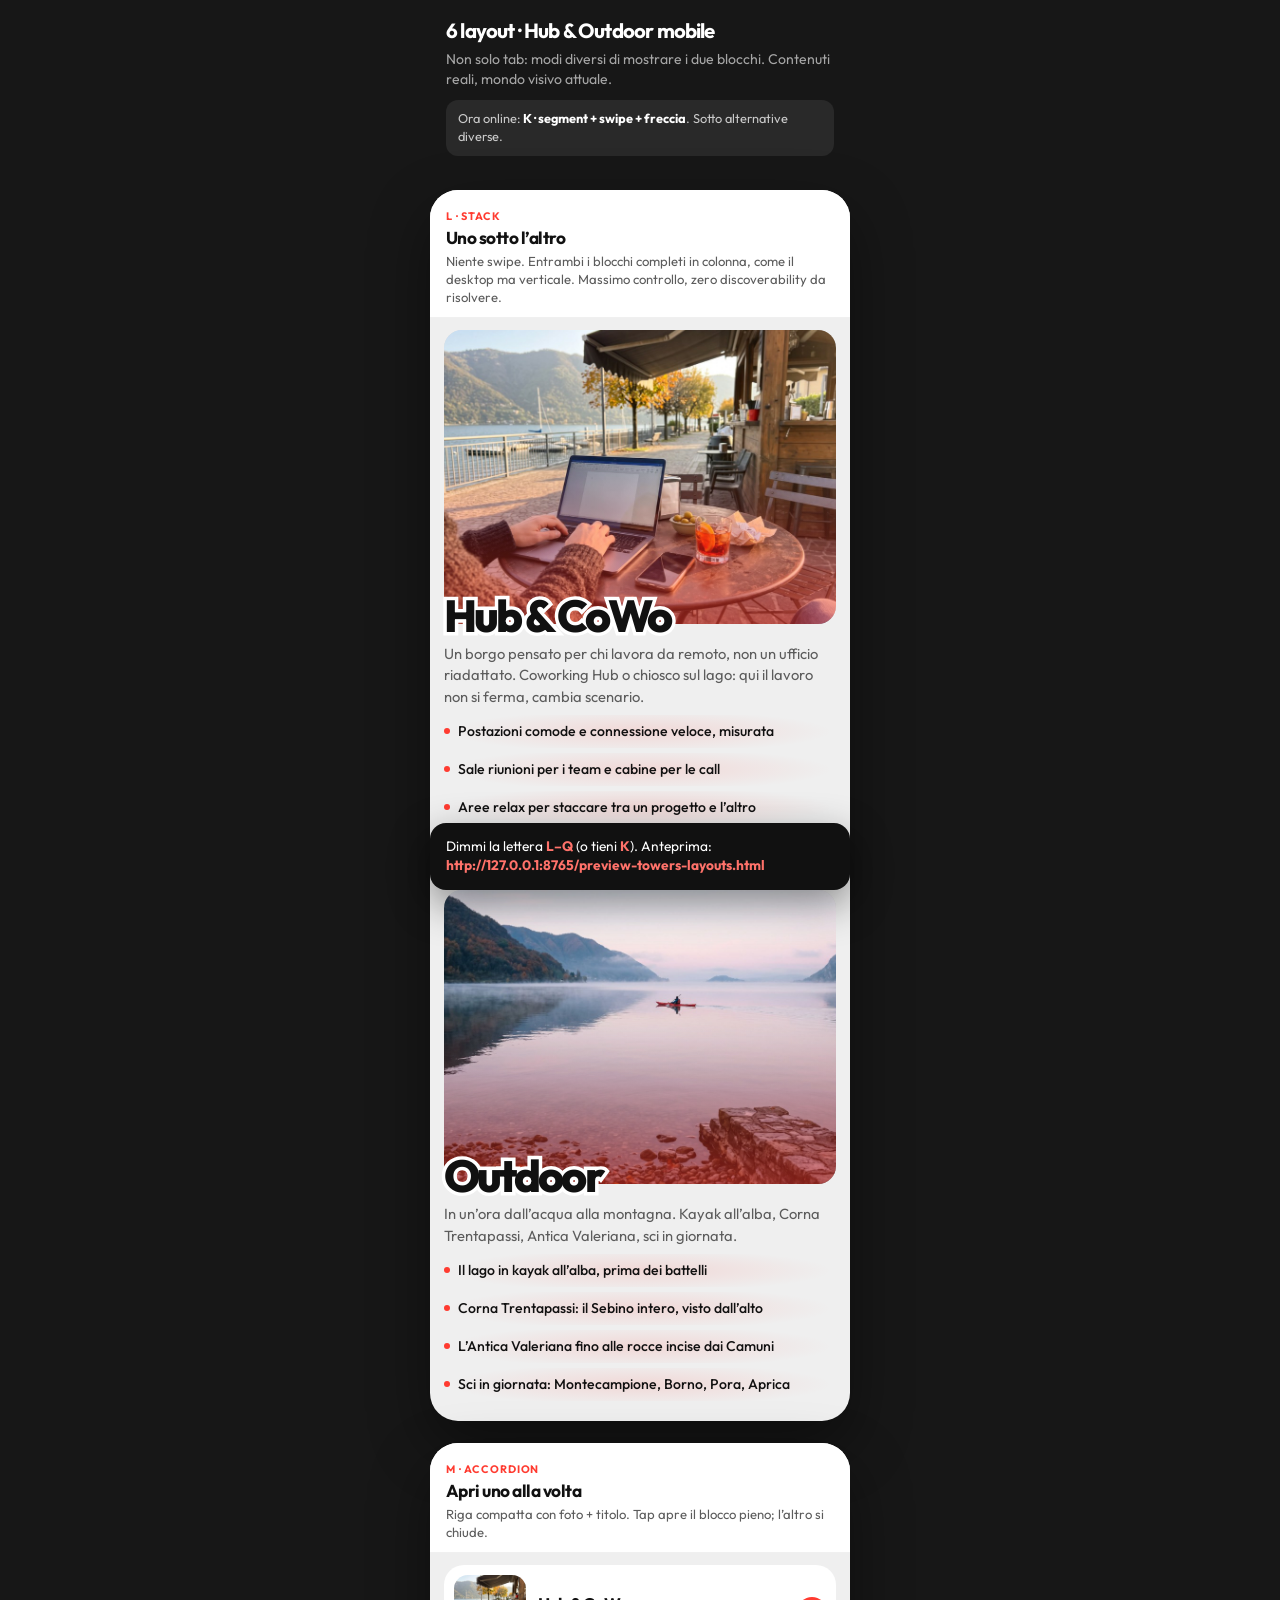
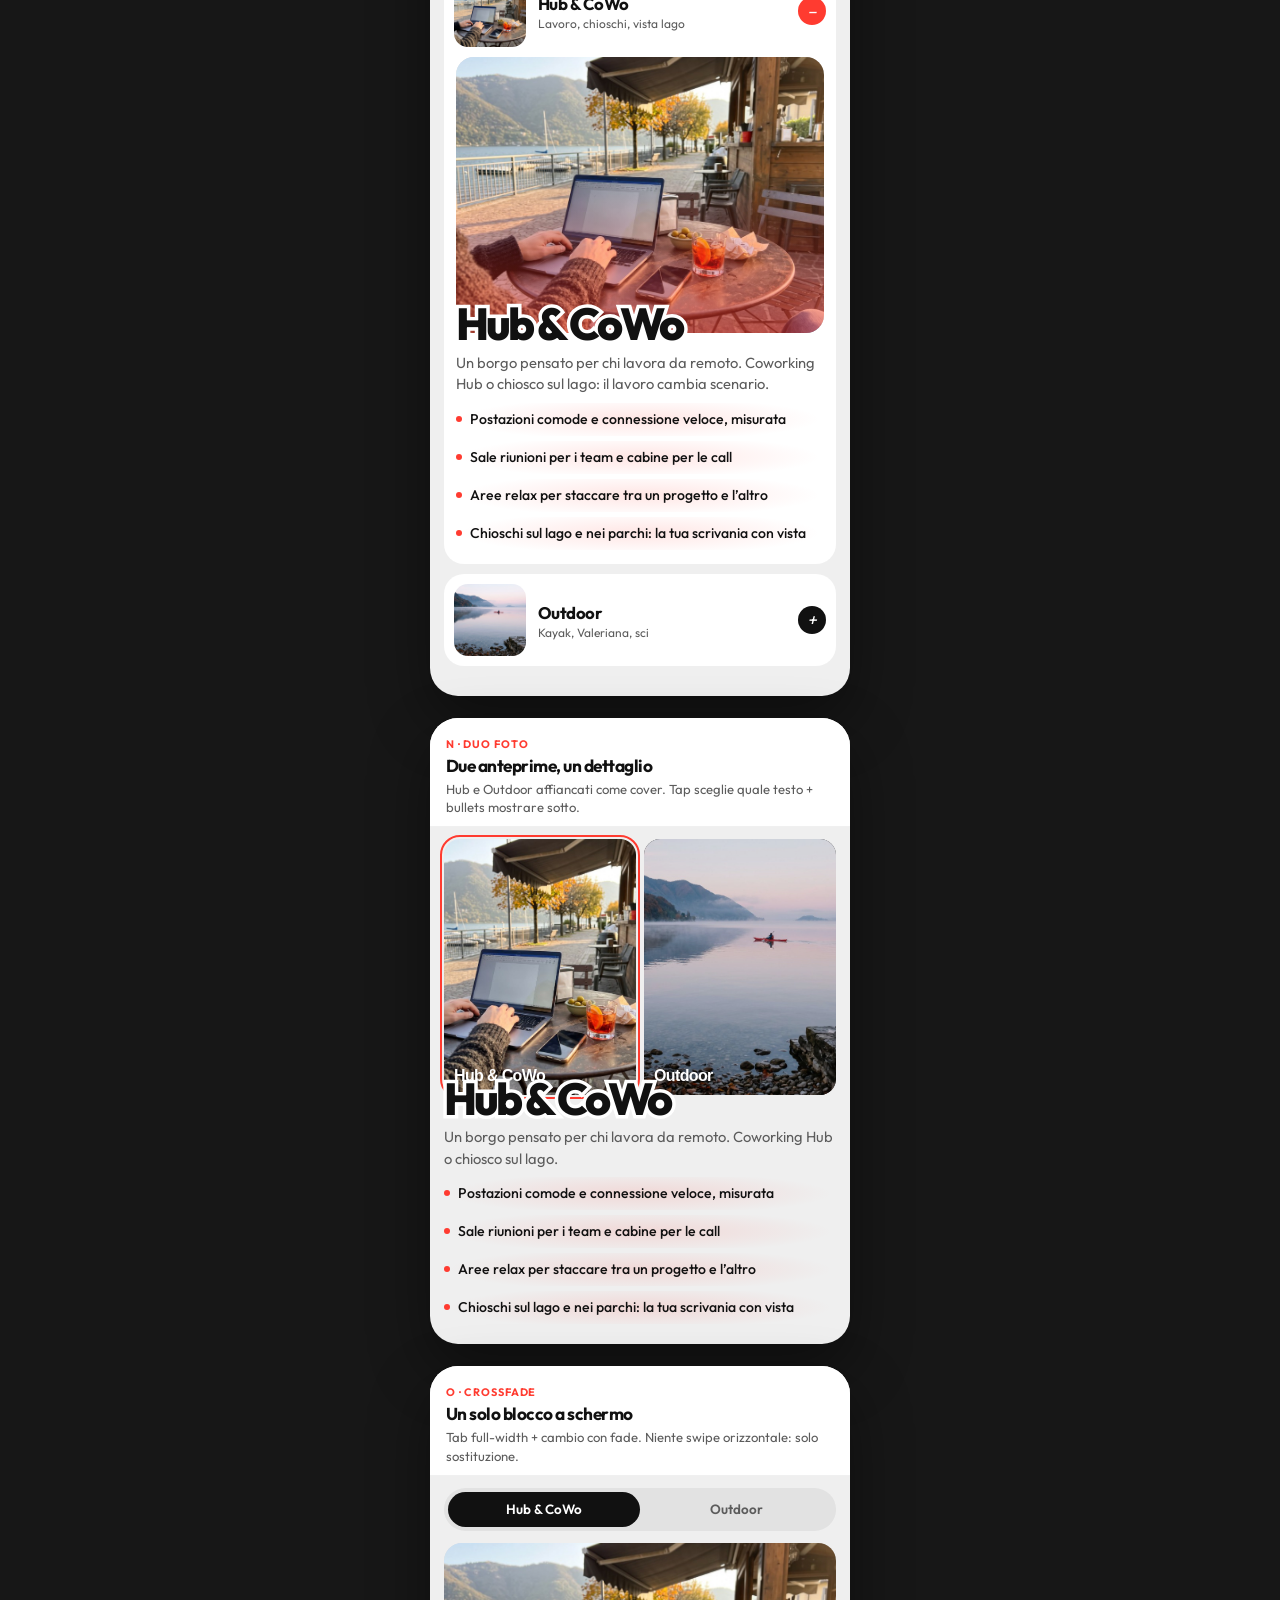
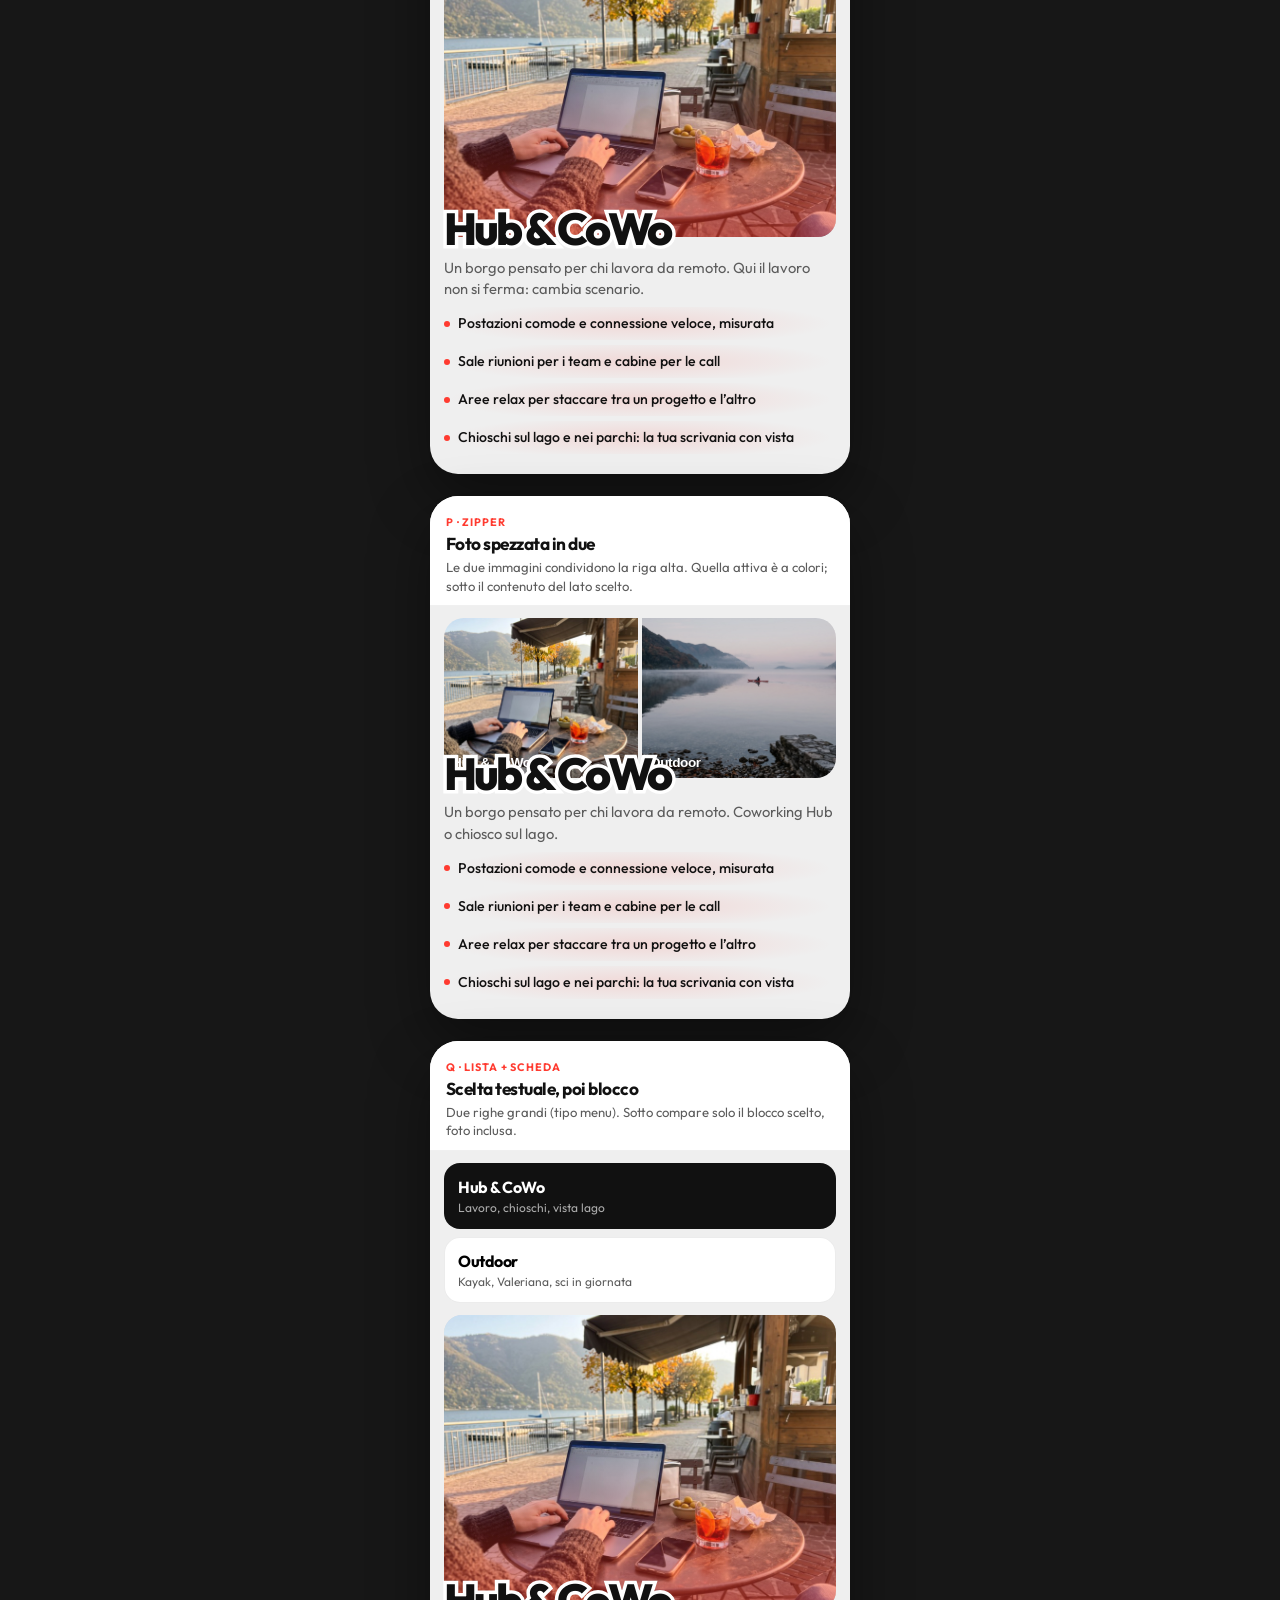
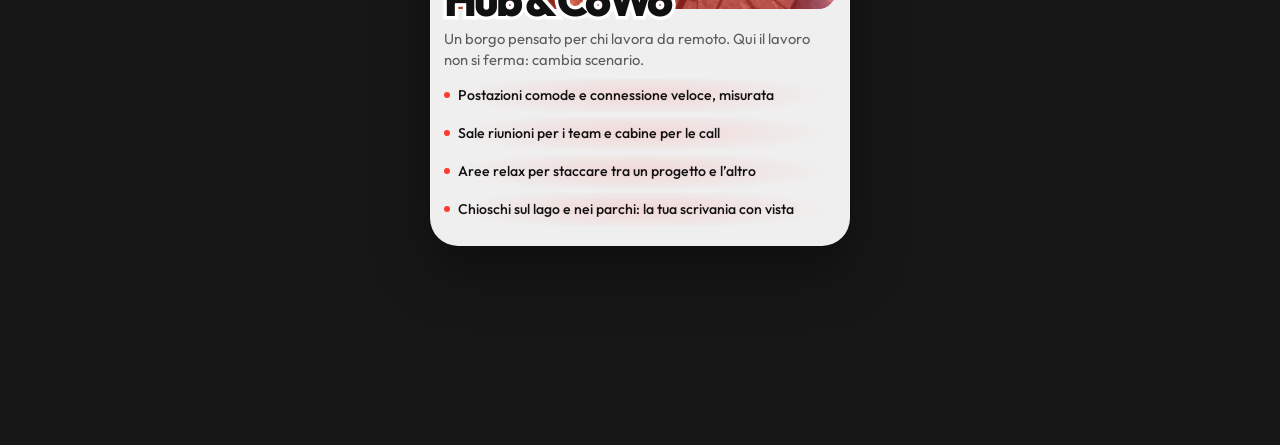
<file: preview-towers-layouts.html>
<!DOCTYPE html>
<html lang="it">
<head>
  <meta charset="utf-8">
  <meta name="viewport" content="width=device-width, initial-scale=1">
  <title>Anteprima · layout mobile Hub / Outdoor</title>
  <link rel="preconnect" href="https://fonts.googleapis.com">
  <link rel="preconnect" href="https://fonts.gstatic.com" crossorigin>
  <link href="https://fonts.googleapis.com/css2?family=Outfit:wght@400;500;600;700;800&display=swap" rel="stylesheet">
  <link rel="stylesheet" href="css/main-color.css?v=1">
  <style>
    :root {
      --ink: #111;
      --sage: #5c5c5c;
      --paper: #efefef;
      --ivory: #fff;
      --ease: cubic-bezier(0.16, 1, 0.3, 1);
      --ease-out: cubic-bezier(0.23, 1, 0.32, 1);
    }
    * { box-sizing: border-box; }
    body {
      margin: 0;
      font-family: "Outfit", system-ui, sans-serif;
      background: #171717;
      color: var(--ink);
      padding: 18px 0 110px;
    }
    .page-head {
      padding: 0 16px 12px;
      max-width: 420px;
      margin: 0 auto;
    }
    h1 {
      margin: 0 0 6px;
      color: #fff;
      font-size: 1.28rem;
      letter-spacing: -0.04em;
    }
    .lede {
      margin: 0;
      color: rgba(255,255,255,.62);
      font-size: 0.88rem;
      line-height: 1.45;
    }
    .now {
      margin: 10px 0 0;
      padding: 10px 12px;
      border-radius: 12px;
      background: rgba(255,255,255,.08);
      color: rgba(255,255,255,.75);
      font-size: 0.8rem;
      line-height: 1.4;
    }
    .now strong { color: #fff; }

    .demo {
      max-width: 420px;
      margin: 22px auto;
      background: var(--paper);
      border-radius: 28px;
      overflow: hidden;
      box-shadow: 0 24px 60px rgba(0,0,0,.4);
    }
    .demo-meta {
      padding: 14px 16px 10px;
      background: #fff;
      border-bottom: 1px solid rgba(0,0,0,.06);
    }
    .tag {
      display: inline-block;
      margin: 0 0 4px;
      font-size: 0.68rem;
      font-weight: 700;
      letter-spacing: 0.08em;
      text-transform: uppercase;
      color: var(--main-color);
    }
    .demo-meta h2 {
      margin: 0 0 4px;
      font-size: 1.08rem;
      letter-spacing: -0.03em;
    }
    .demo-meta p {
      margin: 0;
      font-size: 0.82rem;
      color: var(--sage);
      line-height: 1.4;
    }
    .room-pad { padding: 12px 14px 20px; }

    /* Shared tower pieces */
    .shot {
      position: relative;
      overflow: hidden;
      border-radius: 18px;
      aspect-ratio: 4 / 3;
      background: #ddd;
    }
    .shot img {
      width: 100%;
      height: 100%;
      object-fit: cover;
      display: block;
      transform: scale(1.04);
    }
    .shot::after {
      content: "";
      position: absolute;
      inset: 0;
      background: linear-gradient(180deg, transparent 45%, rgba(var(--main-color-rgb), 0.5) 100%);
      pointer-events: none;
    }
    .title {
      margin: -1.7rem 0 0;
      position: relative;
      z-index: 2;
      color: #111;
      -webkit-text-fill-color: #111;
      white-space: nowrap;
      font-size: clamp(2rem, 12vw, 2.8rem);
      font-weight: 800;
      letter-spacing: -0.065em;
      line-height: 0.84;
      -webkit-text-stroke: 7px var(--ivory);
      paint-order: stroke fill;
    }
    .body {
      margin: 0.55rem 0 0;
      color: var(--sage);
      font-size: 0.92rem;
      line-height: 1.45;
    }
    .bullets {
      list-style: none;
      margin: 8px 0 0;
      padding: 0;
      display: grid;
      gap: 5px;
    }
    .bullets li {
      position: relative;
      isolation: isolate;
      padding: 7px 4px 7px 14px;
      border-radius: 12px;
      overflow: hidden;
      color: #111;
      font-weight: 500;
      font-size: 0.88rem;
      line-height: 1.35;
    }
    .bullets li::before {
      content: "";
      position: absolute;
      left: 0;
      top: calc(7px + 0.45em);
      width: 6px;
      height: 6px;
      border-radius: 50%;
      background: var(--main-color);
      z-index: 1;
    }
    .bullets li::after {
      content: "";
      position: absolute;
      inset: -40% -18%;
      z-index: -1;
      background: radial-gradient(closest-side, rgba(var(--main-color-rgb), 0.26), transparent 72%);
      opacity: 0.5;
    }

    /* L · Stack verticale */
    .stack .block + .block { margin-top: 28px; }

    /* M · Accordion */
    .acc-item {
      border-radius: 20px;
      overflow: hidden;
      background: #fff;
      margin-bottom: 10px;
    }
    .acc-head {
      display: grid;
      grid-template-columns: 72px 1fr auto;
      gap: 12px;
      align-items: center;
      width: 100%;
      padding: 10px;
      border: 0;
      background: transparent;
      text-align: left;
      cursor: pointer;
      font-family: inherit;
      -webkit-tap-highlight-color: transparent;
    }
    .acc-head .thumb {
      width: 72px;
      height: 72px;
      border-radius: 14px;
      object-fit: cover;
      display: block;
    }
    .acc-head strong {
      display: block;
      font-size: 1.05rem;
      letter-spacing: -0.03em;
      color: #111;
    }
    .acc-head span {
      display: block;
      margin-top: 2px;
      font-size: 0.75rem;
      color: var(--sage);
    }
    .acc-mark {
      width: 28px;
      height: 28px;
      border-radius: 50%;
      background: #111;
      color: #fff;
      display: grid;
      place-items: center;
      font-size: 1.1rem;
      line-height: 1;
    }
    .acc-body {
      display: none;
      padding: 0 12px 14px;
    }
    .acc-item.is-open .acc-body { display: block; }
    .acc-item.is-open .acc-mark { background: var(--main-color); }
    .acc-item.is-open .acc-mark::before { content: "–"; }
    .acc-item:not(.is-open) .acc-mark::before { content: "+"; }

    /* N · Duo tiles → detail */
    .duo {
      display: grid;
      grid-template-columns: 1fr 1fr;
      gap: 8px;
      margin-bottom: 12px;
    }
    .duo button {
      appearance: none;
      border: 0;
      padding: 0;
      border-radius: 16px;
      overflow: hidden;
      cursor: pointer;
      text-align: left;
      background: #111;
      position: relative;
      aspect-ratio: 3 / 4;
      -webkit-tap-highlight-color: transparent;
    }
    .duo button img {
      width: 100%;
      height: 100%;
      object-fit: cover;
      display: block;
      opacity: 0.88;
    }
    .duo button.is-on img { opacity: 1; }
    .duo button em {
      position: absolute;
      left: 10px;
      right: 10px;
      bottom: 10px;
      font-style: normal;
      font-weight: 800;
      font-size: 1rem;
      letter-spacing: -0.04em;
      color: #fff;
      text-shadow: 0 1px 10px rgba(0,0,0,.45);
    }
    .duo button.is-on {
      outline: 2px solid var(--main-color);
      outline-offset: 2px;
    }
    .duo-detail .panel { display: none; }
    .duo-detail .panel.is-on { display: block; }

    /* O · Crossfade (un pannello) */
    .fade-wrap { position: relative; }
    .fade-tabs {
      display: grid;
      grid-template-columns: 1fr 1fr;
      gap: 0;
      width: 100%;
      padding: 4px;
      margin-bottom: 12px;
      border-radius: 999px;
      background: rgba(17,17,17,.06);
    }
    .fade-tabs button {
      appearance: none;
      border: 0;
      border-radius: 999px;
      padding: 11px 8px;
      background: transparent;
      font: 600 0.84rem/1 Outfit, system-ui, sans-serif;
      color: var(--sage);
      cursor: pointer;
    }
    .fade-tabs button.is-on {
      background: #111;
      color: #fff;
    }
    .fade-panel {
      display: none;
      animation: fade-in 0.35s var(--ease-out) both;
    }
    .fade-panel.is-on { display: block; }
    @keyframes fade-in {
      from { opacity: 0; transform: translateY(8px); }
      to { opacity: 1; transform: none; }
    }

    /* P · Zipper / split media */
    .zip-media {
      display: grid;
      grid-template-columns: 1fr 1fr;
      gap: 4px;
      margin-bottom: 0;
      border-radius: 20px;
      overflow: hidden;
    }
    .zip-media button {
      appearance: none;
      border: 0;
      padding: 0;
      margin: 0;
      cursor: pointer;
      position: relative;
      height: 160px;
      overflow: hidden;
      -webkit-tap-highlight-color: transparent;
    }
    .zip-media button img {
      width: 100%;
      height: 100%;
      object-fit: cover;
      filter: grayscale(0.35) brightness(0.85);
      transition: filter 0.3s var(--ease);
    }
    .zip-media button.is-on img {
      filter: none;
    }
    .zip-media button span {
      position: absolute;
      left: 8px;
      bottom: 8px;
      font-weight: 800;
      font-size: 0.85rem;
      letter-spacing: -0.03em;
      color: #fff;
      text-shadow: 0 1px 8px rgba(0,0,0,.5);
    }
    .zip-body .panel { display: none; padding-top: 4px; }
    .zip-body .panel.is-on { display: block; }

    /* Q · Lista → scheda */
    .rail-list {
      display: grid;
      gap: 8px;
      margin-bottom: 12px;
    }
    .rail-list button {
      appearance: none;
      border: 0;
      border-radius: 16px;
      padding: 14px 14px;
      background: #fff;
      text-align: left;
      cursor: pointer;
      font-family: inherit;
      box-shadow: inset 0 0 0 1px rgba(17,17,17,.08);
      -webkit-tap-highlight-color: transparent;
    }
    .rail-list button.is-on {
      background: #111;
      box-shadow: none;
      color: #fff;
    }
    .rail-list button strong {
      display: block;
      font-size: 1rem;
      letter-spacing: -0.03em;
    }
    .rail-list button span {
      display: block;
      margin-top: 3px;
      font-size: 0.75rem;
      color: var(--sage);
    }
    .rail-list button.is-on span { color: rgba(255,255,255,.65); }
    .rail-sheet .panel { display: none; }
    .rail-sheet .panel.is-on { display: block; }

    .pick {
      position: sticky;
      bottom: 10px;
      z-index: 20;
      max-width: 420px;
      margin: 0 auto;
      padding: 14px 16px;
      border-radius: 16px;
      background: #111;
      color: #fff;
      font-size: 0.86rem;
      line-height: 1.45;
      box-shadow: 0 14px 40px rgba(0,0,0,.45);
    }
    .pick strong { color: color-mix(in srgb, var(--main-color) 72%, #fff); }

    @media (prefers-reduced-motion: reduce) {
      .fade-panel { animation: none !important; }
    }
  </style>
</head>
<body>
  <div class="page-head">
    <h1>6 layout · Hub &amp; Outdoor mobile</h1>
    <p class="lede">Non solo tab: modi diversi di mostrare i due blocchi. Contenuti reali, mondo visivo attuale.</p>
    <p class="now">Ora online: <strong>K · segment + swipe + freccia</strong>. Sotto alternative diverse.</p>
  </div>

  <!-- L -->
  <section class="demo" data-demo="L">
    <div class="demo-meta">
      <span class="tag">L · Stack</span>
      <h2>Uno sotto l’altro</h2>
      <p>Niente swipe. Entrambi i blocchi completi in colonna, come il desktop ma verticale. Massimo controllo, zero discoverability da risolvere.</p>
    </div>
    <div class="room-pad stack">
      <article class="block">
        <div class="shot"><img src="assets/territorio-hub.jpg?v=3" alt=""></div>
        <h3 class="title">Hub &amp; CoWo</h3>
        <p class="body">Un borgo pensato per chi lavora da remoto, non un ufficio riadattato. Coworking Hub o chiosco sul lago: qui il lavoro non si ferma, cambia scenario.</p>
        <ul class="bullets">
          <li>Postazioni comode e connessione veloce, misurata</li>
          <li>Sale riunioni per i team e cabine per le call</li>
          <li>Aree relax per staccare tra un progetto e l’altro</li>
          <li>Chioschi sul lago e nei parchi: la tua scrivania con vista</li>
        </ul>
      </article>
      <article class="block">
        <div class="shot"><img src="assets/territorio-outdoor.jpg?v=3" alt=""></div>
        <h3 class="title">Outdoor</h3>
        <p class="body">In un’ora dall’acqua alla montagna. Kayak all’alba, Corna Trentapassi, Antica Valeriana, sci in giornata.</p>
        <ul class="bullets">
          <li>Il lago in kayak all’alba, prima dei battelli</li>
          <li>Corna Trentapassi: il Sebino intero, visto dall’alto</li>
          <li>L’Antica Valeriana fino alle rocce incise dai Camuni</li>
          <li>Sci in giornata: Montecampione, Borno, Pora, Aprica</li>
        </ul>
      </article>
    </div>
  </section>

  <!-- M -->
  <section class="demo" data-demo="M">
    <div class="demo-meta">
      <span class="tag">M · Accordion</span>
      <h2>Apri uno alla volta</h2>
      <p>Riga compatta con foto + titolo. Tap apre il blocco pieno; l’altro si chiude.</p>
    </div>
    <div class="room-pad" data-acc>
      <div class="acc-item is-open" data-acc-item>
        <button type="button" class="acc-head" data-acc-head>
          <img class="thumb" src="assets/territorio-hub.jpg?v=3" alt="">
          <span><strong>Hub &amp; CoWo</strong><span>Lavoro, chioschi, vista lago</span></span>
          <i class="acc-mark" aria-hidden="true"></i>
        </button>
        <div class="acc-body">
          <div class="shot"><img src="assets/territorio-hub.jpg?v=3" alt=""></div>
          <h3 class="title">Hub &amp; CoWo</h3>
          <p class="body">Un borgo pensato per chi lavora da remoto. Coworking Hub o chiosco sul lago: il lavoro cambia scenario.</p>
          <ul class="bullets">
            <li>Postazioni comode e connessione veloce, misurata</li>
            <li>Sale riunioni per i team e cabine per le call</li>
            <li>Aree relax per staccare tra un progetto e l’altro</li>
            <li>Chioschi sul lago e nei parchi: la tua scrivania con vista</li>
          </ul>
        </div>
      </div>
      <div class="acc-item" data-acc-item>
        <button type="button" class="acc-head" data-acc-head>
          <img class="thumb" src="assets/territorio-outdoor.jpg?v=3" alt="">
          <span><strong>Outdoor</strong><span>Kayak, Valeriana, sci</span></span>
          <i class="acc-mark" aria-hidden="true"></i>
        </button>
        <div class="acc-body">
          <div class="shot"><img src="assets/territorio-outdoor.jpg?v=3" alt=""></div>
          <h3 class="title">Outdoor</h3>
          <p class="body">In un’ora dall’acqua alla montagna. Kayak all’alba, Corna Trentapassi, Antica Valeriana.</p>
          <ul class="bullets">
            <li>Il lago in kayak all’alba, prima dei battelli</li>
            <li>Corna Trentapassi: il Sebino intero, visto dall’alto</li>
            <li>L’Antica Valeriana fino alle rocce incise dai Camuni</li>
            <li>Sci in giornata: Montecampione, Borno, Pora, Aprica</li>
          </ul>
        </div>
      </div>
    </div>
  </section>

  <!-- N -->
  <section class="demo" data-demo="N">
    <div class="demo-meta">
      <span class="tag">N · Duo foto</span>
      <h2>Due anteprime, un dettaglio</h2>
      <p>Hub e Outdoor affiancati come cover. Tap sceglie quale testo + bullets mostrare sotto.</p>
    </div>
    <div class="room-pad" data-duo>
      <div class="duo">
        <button type="button" class="is-on" data-duo-go="0"><img src="assets/territorio-hub.jpg?v=3" alt=""><em>Hub &amp; CoWo</em></button>
        <button type="button" data-duo-go="1"><img src="assets/territorio-outdoor.jpg?v=3" alt=""><em>Outdoor</em></button>
      </div>
      <div class="duo-detail">
        <div class="panel is-on" data-duo-panel="0">
          <h3 class="title">Hub &amp; CoWo</h3>
          <p class="body">Un borgo pensato per chi lavora da remoto. Coworking Hub o chiosco sul lago.</p>
          <ul class="bullets">
            <li>Postazioni comode e connessione veloce, misurata</li>
            <li>Sale riunioni per i team e cabine per le call</li>
            <li>Aree relax per staccare tra un progetto e l’altro</li>
            <li>Chioschi sul lago e nei parchi: la tua scrivania con vista</li>
          </ul>
        </div>
        <div class="panel" data-duo-panel="1">
          <h3 class="title">Outdoor</h3>
          <p class="body">In un’ora dall’acqua alla montagna. Kayak, Corna Trentapassi, Valeriana, sci.</p>
          <ul class="bullets">
            <li>Il lago in kayak all’alba, prima dei battelli</li>
            <li>Corna Trentapassi: il Sebino intero, visto dall’alto</li>
            <li>L’Antica Valeriana fino alle rocce incise dai Camuni</li>
            <li>Sci in giornata: Montecampione, Borno, Pora, Aprica</li>
          </ul>
        </div>
      </div>
    </div>
  </section>

  <!-- O -->
  <section class="demo" data-demo="O">
    <div class="demo-meta">
      <span class="tag">O · Crossfade</span>
      <h2>Un solo blocco a schermo</h2>
      <p>Tab full-width + cambio con fade. Niente swipe orizzontale: solo sostituzione.</p>
    </div>
    <div class="room-pad" data-fade>
      <div class="fade-tabs">
        <button type="button" class="is-on" data-fade-go="0">Hub &amp; CoWo</button>
        <button type="button" data-fade-go="1">Outdoor</button>
      </div>
      <div class="fade-panel is-on" data-fade-panel="0">
        <div class="shot"><img src="assets/territorio-hub.jpg?v=3" alt=""></div>
        <h3 class="title">Hub &amp; CoWo</h3>
        <p class="body">Un borgo pensato per chi lavora da remoto. Qui il lavoro non si ferma: cambia scenario.</p>
        <ul class="bullets">
          <li>Postazioni comode e connessione veloce, misurata</li>
          <li>Sale riunioni per i team e cabine per le call</li>
          <li>Aree relax per staccare tra un progetto e l’altro</li>
          <li>Chioschi sul lago e nei parchi: la tua scrivania con vista</li>
        </ul>
      </div>
      <div class="fade-panel" data-fade-panel="1">
        <div class="shot"><img src="assets/territorio-outdoor.jpg?v=3" alt=""></div>
        <h3 class="title">Outdoor</h3>
        <p class="body">In un’ora dall’acqua alla montagna. Kayak all’alba, Corna Trentapassi, Antica Valeriana.</p>
        <ul class="bullets">
          <li>Il lago in kayak all’alba, prima dei battelli</li>
          <li>Corna Trentapassi: il Sebino intero, visto dall’alto</li>
          <li>L’Antica Valeriana fino alle rocce incise dai Camuni</li>
          <li>Sci in giornata: Montecampione, Borno, Pora, Aprica</li>
        </ul>
      </div>
    </div>
  </section>

  <!-- P -->
  <section class="demo" data-demo="P">
    <div class="demo-meta">
      <span class="tag">P · Zipper</span>
      <h2>Foto spezzata in due</h2>
      <p>Le due immagini condividono la riga alta. Quella attiva è a colori; sotto il contenuto del lato scelto.</p>
    </div>
    <div class="room-pad" data-zip>
      <div class="zip-media">
        <button type="button" class="is-on" data-zip-go="0">
          <img src="assets/territorio-hub.jpg?v=3" alt="">
          <span>Hub &amp; CoWo</span>
        </button>
        <button type="button" data-zip-go="1">
          <img src="assets/territorio-outdoor.jpg?v=3" alt="">
          <span>Outdoor</span>
        </button>
      </div>
      <div class="zip-body">
        <div class="panel is-on" data-zip-panel="0">
          <h3 class="title">Hub &amp; CoWo</h3>
          <p class="body">Un borgo pensato per chi lavora da remoto. Coworking Hub o chiosco sul lago.</p>
          <ul class="bullets">
            <li>Postazioni comode e connessione veloce, misurata</li>
            <li>Sale riunioni per i team e cabine per le call</li>
            <li>Aree relax per staccare tra un progetto e l’altro</li>
            <li>Chioschi sul lago e nei parchi: la tua scrivania con vista</li>
          </ul>
        </div>
        <div class="panel" data-zip-panel="1">
          <h3 class="title">Outdoor</h3>
          <p class="body">In un’ora dall’acqua alla montagna. Kayak, Corna Trentapassi, Valeriana, sci.</p>
          <ul class="bullets">
            <li>Il lago in kayak all’alba, prima dei battelli</li>
            <li>Corna Trentapassi: il Sebino intero, visto dall’alto</li>
            <li>L’Antica Valeriana fino alle rocce incise dai Camuni</li>
            <li>Sci in giornata: Montecampione, Borno, Pora, Aprica</li>
          </ul>
        </div>
      </div>
    </div>
  </section>

  <!-- Q -->
  <section class="demo" data-demo="Q">
    <div class="demo-meta">
      <span class="tag">Q · Lista + scheda</span>
      <h2>Scelta testuale, poi blocco</h2>
      <p>Due righe grandi (tipo menu). Sotto compare solo il blocco scelto, foto inclusa.</p>
    </div>
    <div class="room-pad" data-rail>
      <div class="rail-list">
        <button type="button" class="is-on" data-rail-go="0">
          <strong>Hub &amp; CoWo</strong>
          <span>Lavoro, chioschi, vista lago</span>
        </button>
        <button type="button" data-rail-go="1">
          <strong>Outdoor</strong>
          <span>Kayak, Valeriana, sci in giornata</span>
        </button>
      </div>
      <div class="rail-sheet">
        <div class="panel is-on" data-rail-panel="0">
          <div class="shot"><img src="assets/territorio-hub.jpg?v=3" alt=""></div>
          <h3 class="title">Hub &amp; CoWo</h3>
          <p class="body">Un borgo pensato per chi lavora da remoto. Qui il lavoro non si ferma: cambia scenario.</p>
          <ul class="bullets">
            <li>Postazioni comode e connessione veloce, misurata</li>
            <li>Sale riunioni per i team e cabine per le call</li>
            <li>Aree relax per staccare tra un progetto e l’altro</li>
            <li>Chioschi sul lago e nei parchi: la tua scrivania con vista</li>
          </ul>
        </div>
        <div class="panel" data-rail-panel="1">
          <div class="shot"><img src="assets/territorio-outdoor.jpg?v=3" alt=""></div>
          <h3 class="title">Outdoor</h3>
          <p class="body">In un’ora dall’acqua alla montagna. Kayak all’alba, Corna Trentapassi, Antica Valeriana.</p>
          <ul class="bullets">
            <li>Il lago in kayak all’alba, prima dei battelli</li>
            <li>Corna Trentapassi: il Sebino intero, visto dall’alto</li>
            <li>L’Antica Valeriana fino alle rocce incise dai Camuni</li>
            <li>Sci in giornata: Montecampione, Borno, Pora, Aprica</li>
          </ul>
        </div>
      </div>
    </div>
  </section>

  <p class="pick">Dimmi la lettera <strong>L–Q</strong> (o tieni <strong>K</strong>). Anteprima: <strong>http://127.0.0.1:8765/preview-towers-layouts.html</strong></p>

  <script>
    function wireToggle(root, goSel, panelSel, btnScope) {
      const scope = root.querySelector(btnScope) || root;
      scope.querySelectorAll(goSel).forEach((btn) => {
        btn.addEventListener("click", () => {
          const i = btn.getAttribute(goSel.replace(/[\[\]=]/g, "").split("data-").pop()) 
            || btn.dataset[Object.keys(btn.dataset).find((k) => k.endsWith("Go") || k.endsWith("go"))];
          const key = Object.keys(btn.dataset).find((k) => /Go$/i.test(k));
          const idx = key ? btn.dataset[key] : null;
          if (idx == null) return;
          scope.querySelectorAll(goSel).forEach((b) => b.classList.toggle("is-on", b === btn));
          root.querySelectorAll(panelSel).forEach((p) => {
            const match = p.getAttribute(panelSel.match(/\[([^\]]+)\]/)[1]) === idx
              || p.dataset[Object.keys(p.dataset).find((k) => /Panel$/i.test(k))] === idx;
            p.classList.toggle("is-on", match);
          });
        });
      });
    }

    // Cleaner dedicated wirings
    document.querySelectorAll("[data-acc]").forEach((root) => {
      root.querySelectorAll("[data-acc-head]").forEach((btn) => {
        btn.addEventListener("click", () => {
          const item = btn.closest("[data-acc-item]");
          root.querySelectorAll("[data-acc-item]").forEach((el) => {
            el.classList.toggle("is-open", el === item ? !el.classList.contains("is-open") || true : false);
          });
          item.classList.add("is-open");
        });
      });
    });

    function bind(rootSel, btnAttr, panelAttr) {
      document.querySelectorAll(rootSel).forEach((root) => {
        root.querySelectorAll(`[${btnAttr}]`).forEach((btn) => {
          btn.addEventListener("click", () => {
            const i = btn.getAttribute(btnAttr);
            root.querySelectorAll(`[${btnAttr}]`).forEach((b) => b.classList.toggle("is-on", b === btn));
            root.querySelectorAll(`[${panelAttr}]`).forEach((p) => {
              p.classList.toggle("is-on", p.getAttribute(panelAttr) === i);
            });
          });
        });
      });
    }

    bind("[data-duo]", "data-duo-go", "data-duo-panel");
    bind("[data-fade]", "data-fade-go", "data-fade-panel");
    bind("[data-zip]", "data-zip-go", "data-zip-panel");
    bind("[data-rail]", "data-rail-go", "data-rail-panel");
  </script>
</body>
</html>
</file>
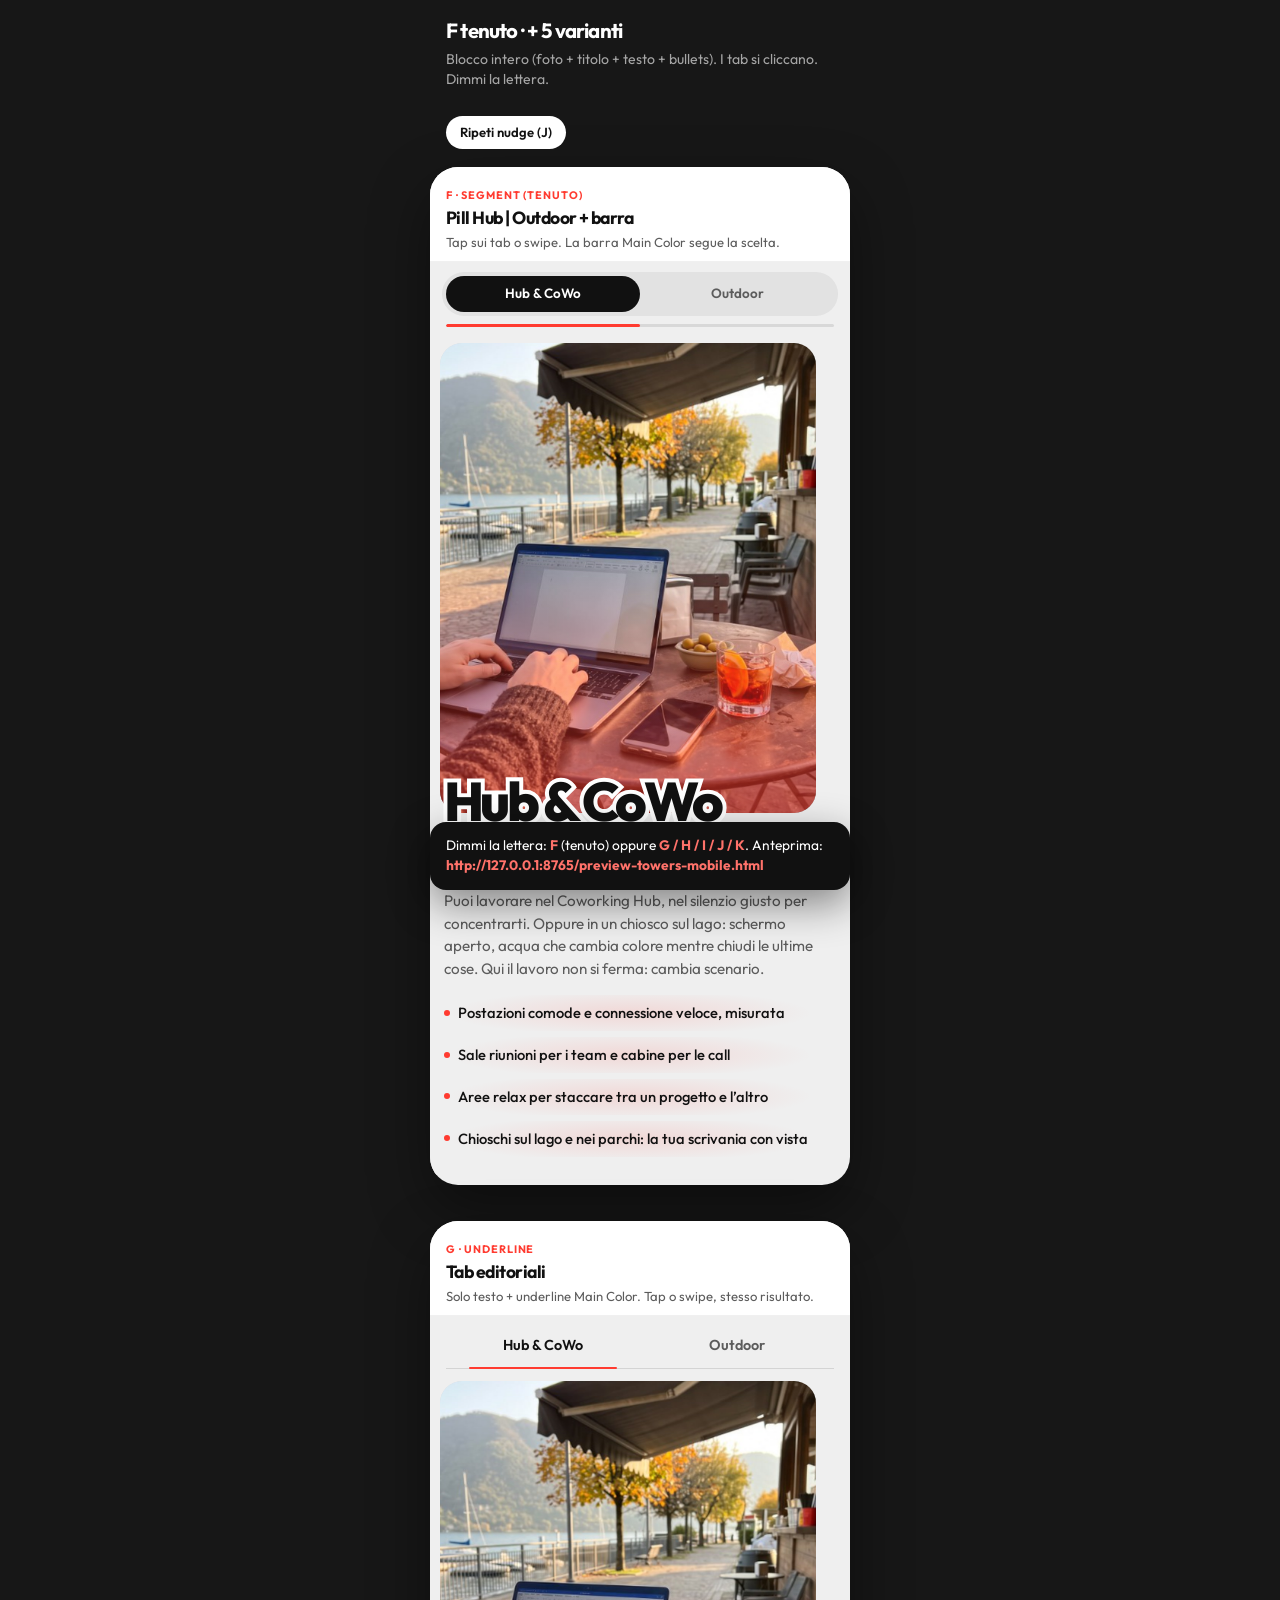
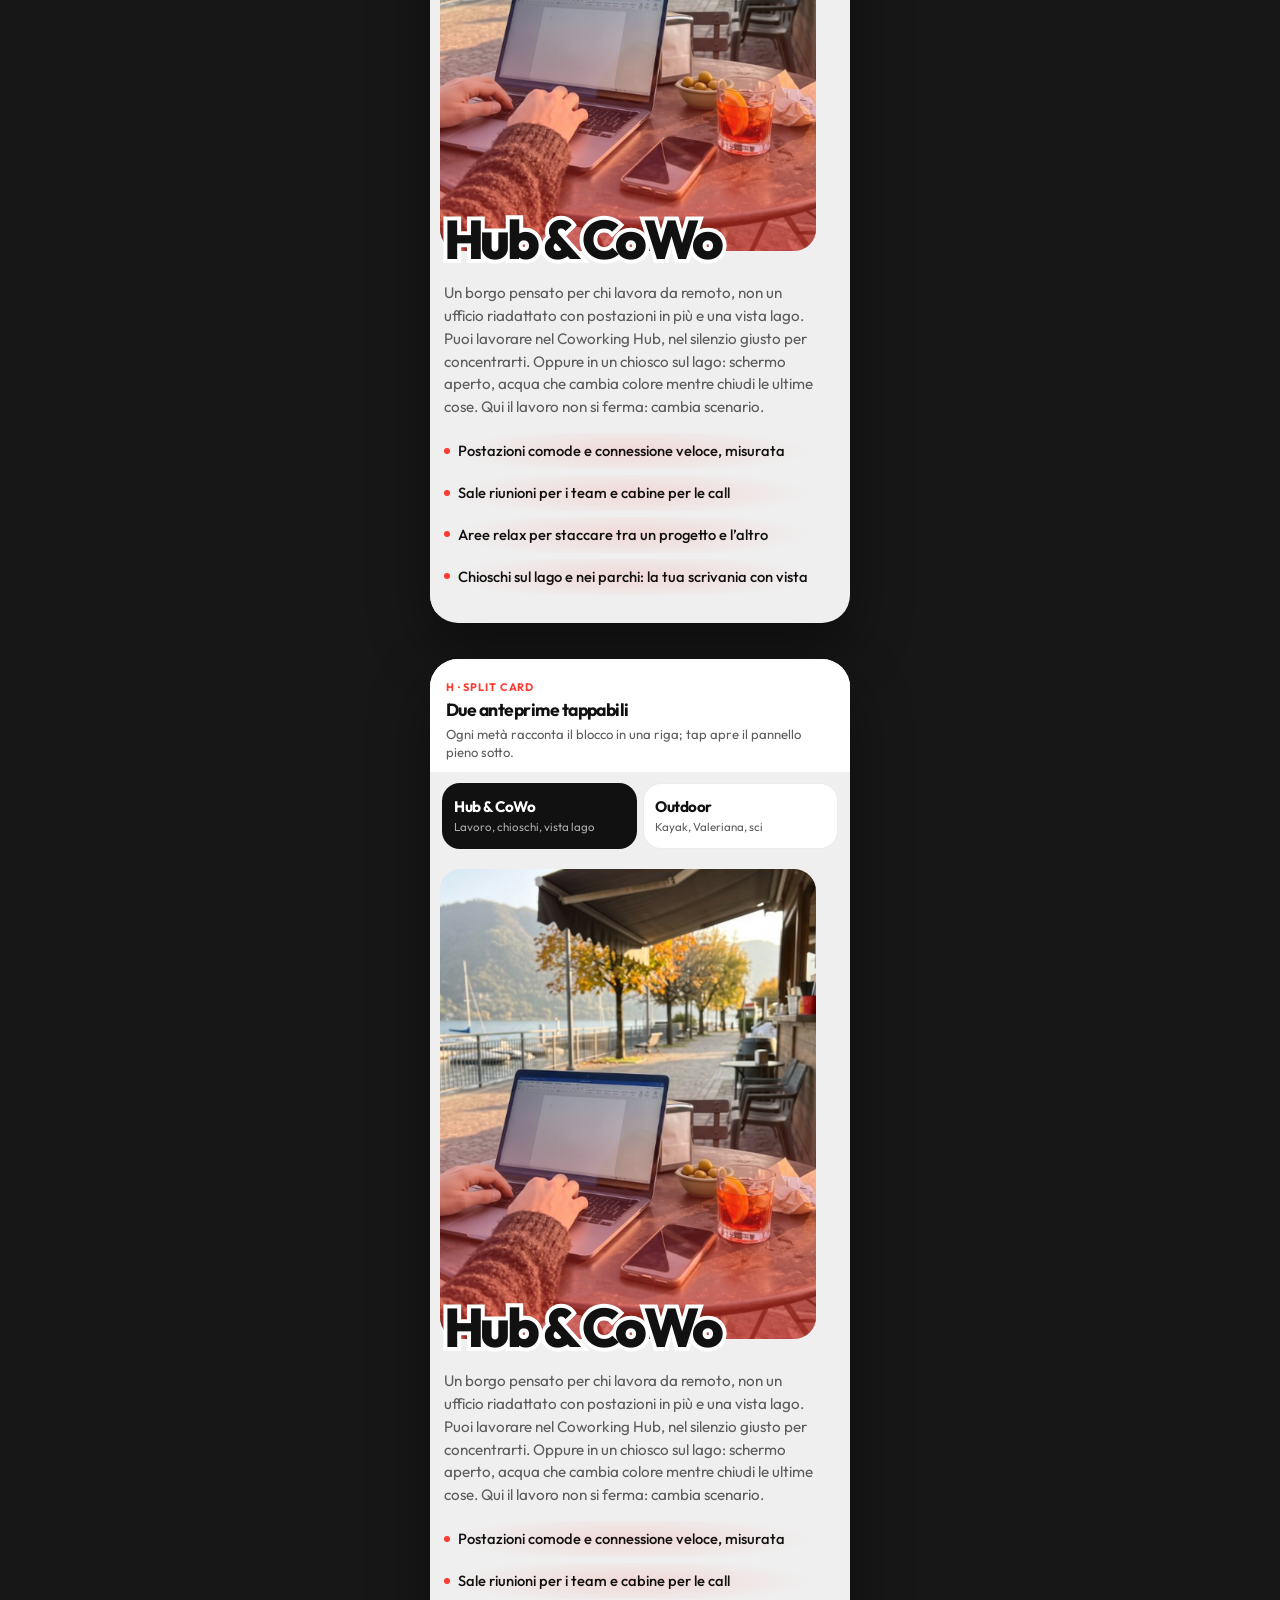
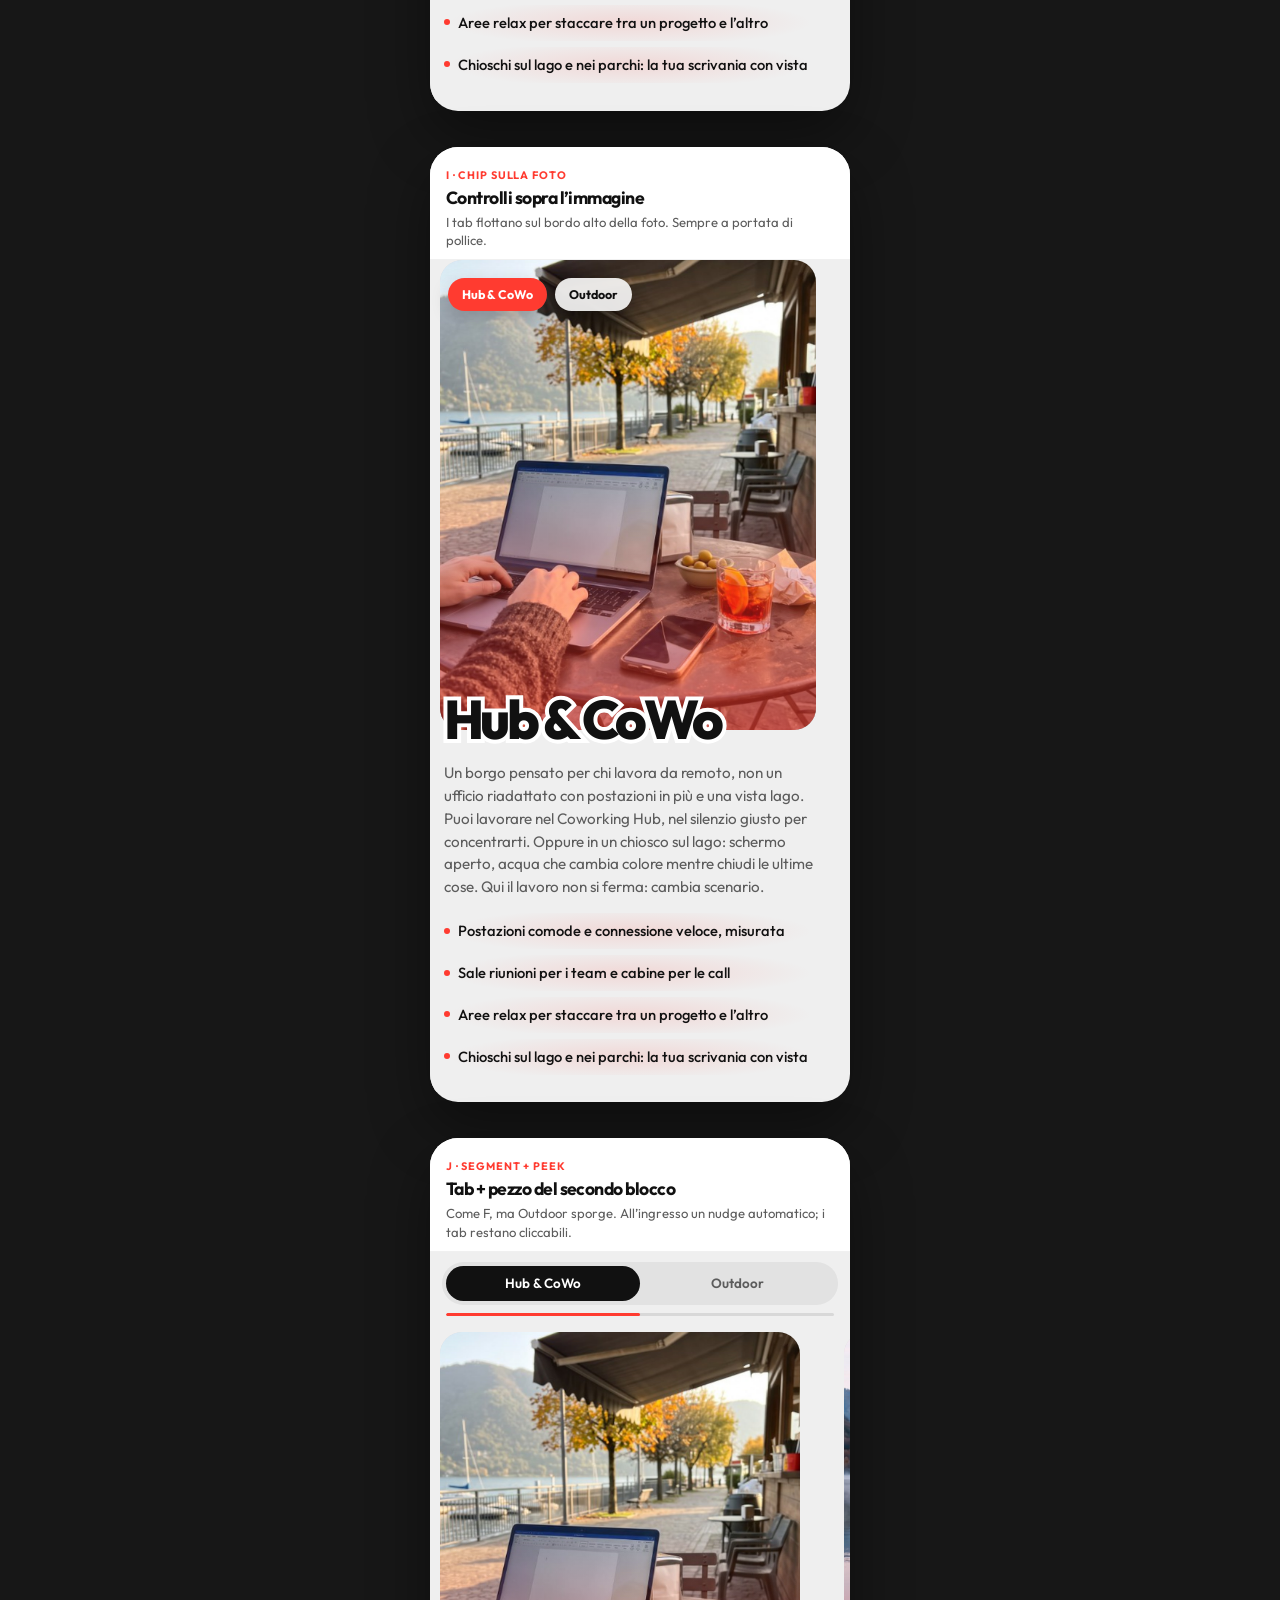
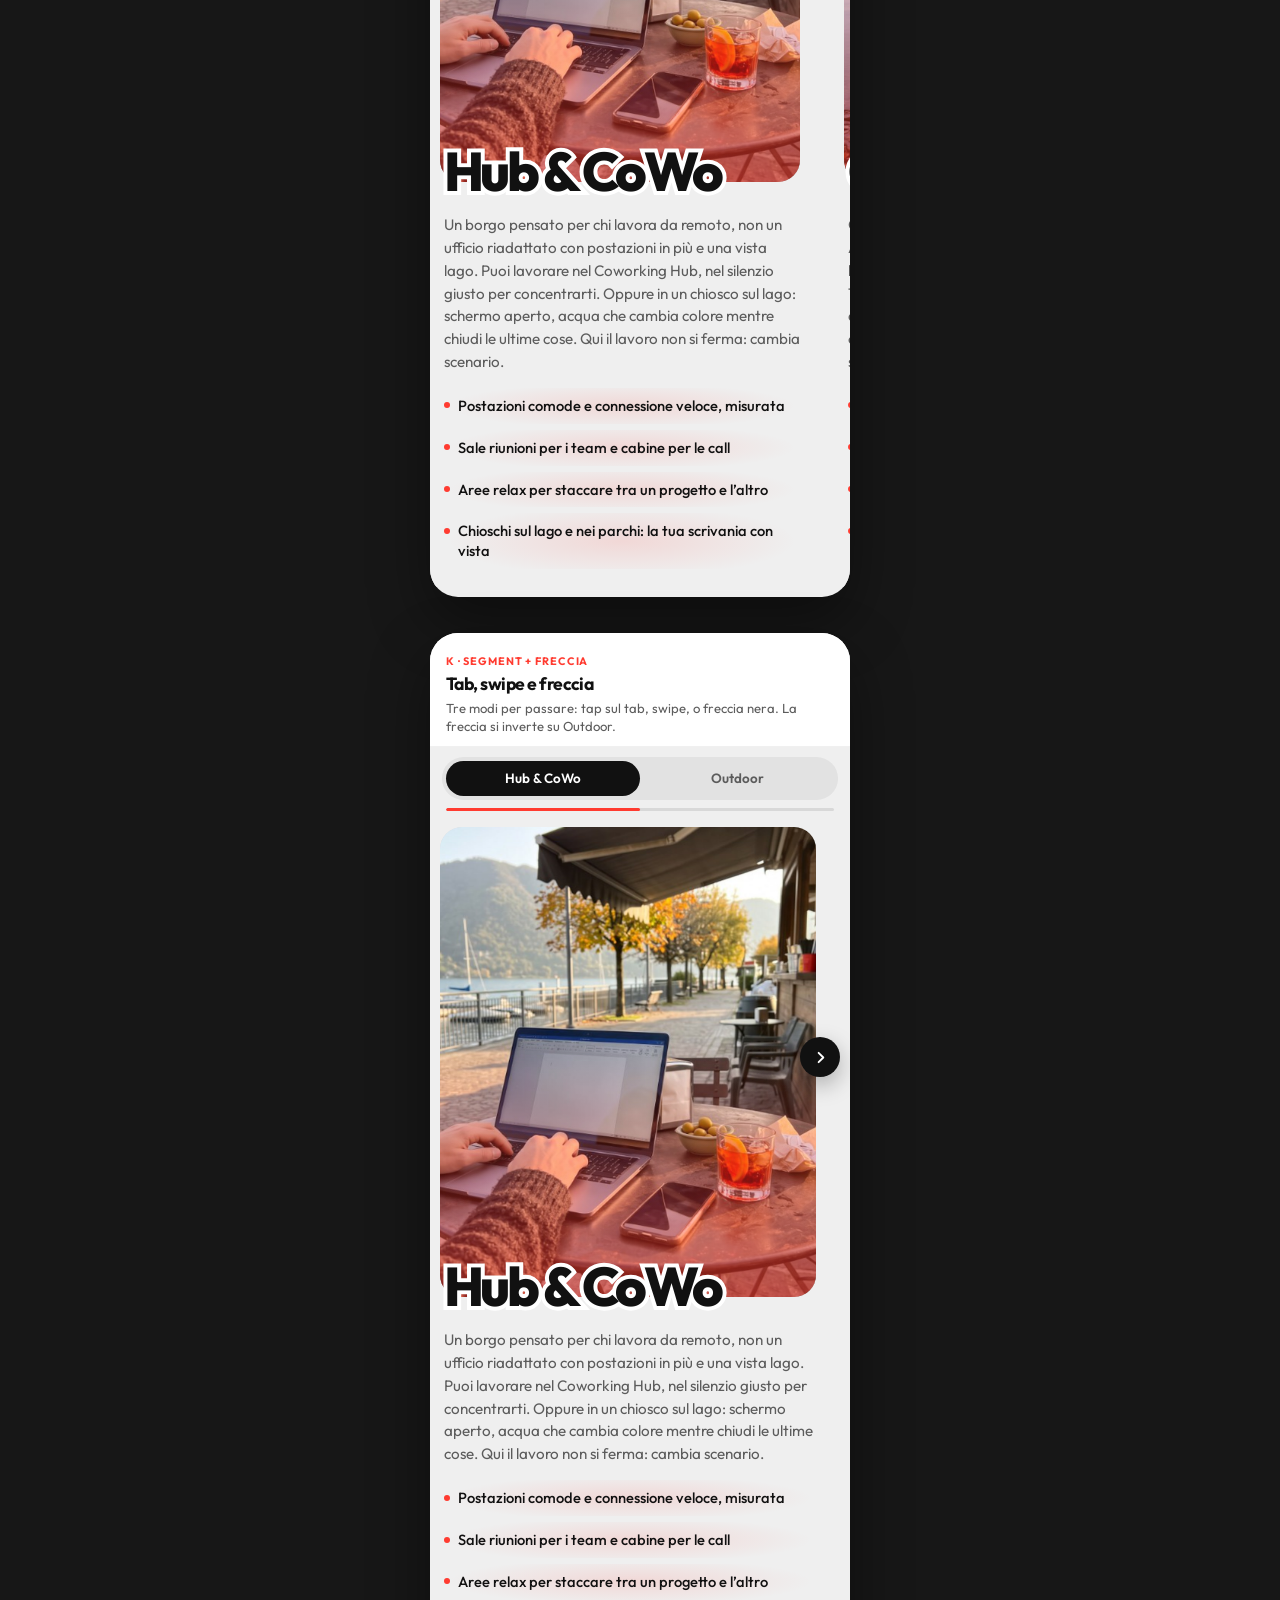
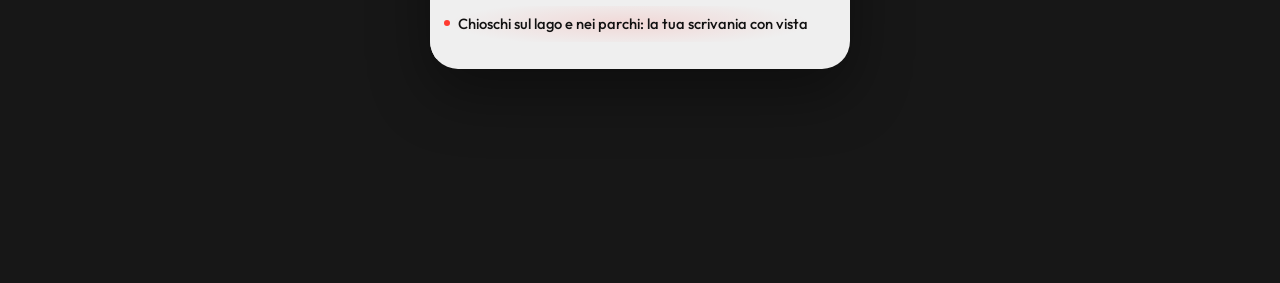
<file: preview-towers-mobile.html>
<!DOCTYPE html>
<html lang="it">
<head>
  <meta charset="utf-8">
  <meta name="viewport" content="width=device-width, initial-scale=1">
  <title>Anteprima · F + 5 varianti (blocco Hub / Outdoor)</title>
  <link rel="preconnect" href="https://fonts.googleapis.com">
  <link rel="preconnect" href="https://fonts.gstatic.com" crossorigin>
  <link href="https://fonts.googleapis.com/css2?family=Outfit:wght@400;500;600;700;800&display=swap" rel="stylesheet">
  <link rel="stylesheet" href="css/main-color.css?v=1">
  <style>
    :root {
      --ink: #111;
      --sage: #5c5c5c;
      --paper: #efefef;
      --ivory: #fff;
      --ease: cubic-bezier(0.16, 1, 0.3, 1);
      --ease-out: cubic-bezier(0.23, 1, 0.32, 1);
    }
    * { box-sizing: border-box; }
    body {
      margin: 0;
      font-family: "Outfit", system-ui, sans-serif;
      background: #171717;
      color: var(--ink);
      padding: 18px 0 110px;
    }
    .page-head {
      padding: 0 16px 14px;
      max-width: 420px;
      margin: 0 auto;
    }
    h1 {
      margin: 0 0 6px;
      color: #fff;
      font-size: 1.28rem;
      letter-spacing: -0.04em;
    }
    .lede {
      margin: 0;
      color: rgba(255,255,255,.62);
      font-size: 0.88rem;
      line-height: 1.45;
    }
    .toolbar {
      display: flex;
      gap: 8px;
      padding: 12px 16px 18px;
      max-width: 420px;
      margin: 0 auto;
    }
    .toolbar button {
      appearance: none;
      border: 0;
      border-radius: 999px;
      padding: 10px 14px;
      background: #fff;
      color: #111;
      font: 600 0.82rem/1 Outfit, system-ui, sans-serif;
      cursor: pointer;
    }

    .demo {
      max-width: 420px;
      margin: 0 auto 36px;
      background: var(--paper);
      border-radius: 28px;
      overflow: hidden;
      box-shadow: 0 24px 60px rgba(0,0,0,.4);
    }
    .demo-meta {
      padding: 16px 16px 10px;
      background: #fff;
      border-bottom: 1px solid rgba(0,0,0,.06);
    }
    .tag {
      display: inline-block;
      margin: 0 0 4px;
      font-size: 0.68rem;
      font-weight: 700;
      letter-spacing: 0.08em;
      text-transform: uppercase;
      color: var(--main-color);
    }
    .demo-meta h2 {
      margin: 0 0 4px;
      font-size: 1.1rem;
      letter-spacing: -0.03em;
    }
    .demo-meta p {
      margin: 0;
      font-size: 0.82rem;
      color: var(--sage);
      line-height: 1.4;
    }

    .tower {
      display: flex;
      flex-direction: column;
      flex: 0 0 auto;
      width: 100%;
      min-width: 0;
      background: var(--paper);
    }
    .tower-shot {
      position: relative;
      overflow: hidden;
      border-radius: 22px;
      aspect-ratio: 4 / 5;
      margin: 0 10px;
      background: #ddd;
    }
    .tower-shot img {
      width: 100%;
      height: 100%;
      object-fit: cover;
      display: block;
      transform: scale(1.04);
    }
    .tower-shot::after {
      content: "";
      position: absolute;
      inset: 0;
      background: linear-gradient(
        180deg,
        rgba(17,17,17,0) 45%,
        rgba(var(--main-color-rgb), 0.55) 100%
      );
      pointer-events: none;
    }
    .tower-copy {
      margin-top: -2.1rem;
      position: relative;
      z-index: 2;
      padding: 0 10px 18px 14px;
      display: grid;
      gap: 10px;
      container-type: inline-size;
    }
    .tower-copy h3 {
      margin: 0;
      color: #111;
      -webkit-text-fill-color: #111;
      white-space: nowrap;
      font-size: clamp(2.2rem, 16cqi, 3.4rem);
      font-weight: 800;
      letter-spacing: -0.065em;
      line-height: 0.84;
      -webkit-text-stroke: 8px var(--ivory);
      paint-order: stroke fill;
    }
    .tower-copy p {
      margin: 0.6rem 0 0;
      color: var(--sage);
      font-size: 0.95rem;
      line-height: 1.5;
    }
    .tower-list {
      list-style: none;
      margin: 4px 0 0;
      padding: 0;
      display: grid;
      gap: 6px;
    }
    .tower-list li {
      position: relative;
      isolation: isolate;
      padding: 8px 6px 8px 14px;
      border-radius: 12px;
      overflow: hidden;
      color: #111;
      font-weight: 500;
      font-size: 0.92rem;
      line-height: 1.35;
    }
    .tower-list li::before {
      content: "";
      position: absolute;
      left: 0;
      top: calc(8px + 0.45em);
      width: 6px;
      height: 6px;
      border-radius: 50%;
      background: var(--main-color);
      z-index: 1;
    }
    .tower-list li::after {
      content: "";
      position: absolute;
      inset: -40% -18%;
      z-index: -1;
      background: radial-gradient(closest-side, rgba(var(--main-color-rgb), 0.26), transparent 72%);
      opacity: 0.5;
    }

    .track {
      display: flex;
      gap: 12px;
      overflow-x: auto;
      -webkit-overflow-scrolling: touch;
      scroll-snap-type: x mandatory;
      scrollbar-width: none;
      padding: 12px 0 10px;
    }
    .track::-webkit-scrollbar { display: none; }
    .track .tower {
      scroll-snap-align: start;
      width: calc(100% - 24px);
      flex-basis: calc(100% - 24px);
      margin-left: 12px;
    }
    .track .tower:last-child { margin-right: 12px; }

    /* F · Segment pills */
    .seg {
      display: grid;
      grid-template-columns: 1fr 1fr;
      gap: 0;
      margin: 10px 12px 8px;
      padding: 4px;
      border-radius: 999px;
      background: rgba(17,17,17,.06);
      position: relative;
      z-index: 6;
    }
    .seg button {
      appearance: none;
      border: 0;
      border-radius: 999px;
      padding: 11px 10px;
      background: transparent;
      font-family: Outfit, system-ui, sans-serif;
      font-weight: 650;
      font-weight: 600;
      font-size: 0.84rem;
      line-height: 1;
      color: var(--sage);
      cursor: pointer;
      position: relative;
      z-index: 1;
      -webkit-tap-highlight-color: transparent;
      touch-action: manipulation;
    }
    .seg button.is-on {
      background: #111;
      color: #fff;
    }
    .seg button:focus-visible {
      outline: 2px solid var(--main-color);
      outline-offset: 2px;
    }
    .prog {
      height: 3px;
      margin: 0 16px 4px;
      border-radius: 3px;
      background: rgba(17,17,17,.1);
      overflow: hidden;
    }
    .prog > i {
      display: block;
      height: 100%;
      width: 50%;
      background: var(--main-color);
      border-radius: 3px;
      transition: transform 0.35s var(--ease-out);
      transform: translateX(0);
    }

    /* G · Underline tabs */
    .tabs-line {
      display: grid;
      grid-template-columns: 1fr 1fr;
      margin: 8px 16px 0;
      border-bottom: 1px solid rgba(17,17,17,.12);
      position: relative;
      z-index: 6;
    }
    .tabs-line button {
      appearance: none;
      border: 0;
      background: transparent;
      padding: 12px 4px 14px;
      font-family: Outfit, system-ui, sans-serif;
      font-weight: 600;
      font-size: 0.9rem;
      color: var(--sage);
      cursor: pointer;
      position: relative;
      -webkit-tap-highlight-color: transparent;
      touch-action: manipulation;
    }
    .tabs-line button.is-on { color: #111; }
    .tabs-line button.is-on::after {
      content: "";
      position: absolute;
      left: 12%;
      right: 12%;
      bottom: -1px;
      height: 2px;
      background: var(--main-color);
      border-radius: 2px;
    }

    /* H · Split header */
    .split {
      display: grid;
      grid-template-columns: 1fr 1fr;
      gap: 6px;
      margin: 10px 12px 8px;
      position: relative;
      z-index: 6;
    }
    .split button {
      appearance: none;
      border: 0;
      border-radius: 18px;
      padding: 14px 12px;
      text-align: left;
      cursor: pointer;
      background: #fff;
      box-shadow: inset 0 0 0 1px rgba(17,17,17,.08);
      font-family: Outfit, system-ui, sans-serif;
      -webkit-tap-highlight-color: transparent;
      touch-action: manipulation;
    }
    .split button strong {
      display: block;
      font-size: 0.95rem;
      letter-spacing: -0.03em;
      color: #111;
      margin-bottom: 4px;
    }
    .split button span {
      display: block;
      font-size: 0.72rem;
      color: var(--sage);
      line-height: 1.3;
    }
    .split button.is-on {
      background: #111;
      box-shadow: none;
    }
    .split button.is-on strong,
    .split button.is-on span { color: #fff; }
    .split button.is-on span { color: rgba(255,255,255,.65); }

    /* I · Chips on photo */
    .media-tabs-wrap { position: relative; }
    .media-tabs-wrap .track { padding-top: 0; }
    .chips-on-media {
      position: absolute;
      left: 18px;
      right: 18px;
      top: 18px;
      z-index: 8;
      display: flex;
      gap: 8px;
    }
    .chips-on-media button {
      appearance: none;
      border: 0;
      border-radius: 999px;
      padding: 9px 14px;
      background: rgba(255,255,255,.88);
      backdrop-filter: blur(8px);
      -webkit-backdrop-filter: blur(8px);
      font-family: Outfit, system-ui, sans-serif;
      font-weight: 700;
      font-size: 0.78rem;
      color: #111;
      cursor: pointer;
      box-shadow: 0 6px 18px rgba(0,0,0,.18);
      -webkit-tap-highlight-color: transparent;
      touch-action: manipulation;
    }
    .chips-on-media button.is-on {
      background: var(--main-color);
      color: #fff;
    }

    /* J · Segment + peek nudge */
    .track--peek {
      padding-right: 0;
    }
    .track--peek .tower {
      width: calc(100% - 40px);
      flex-basis: calc(100% - 40px);
    }

    /* K · Segment + side chevron */
    .stage { position: relative; }
    .chev {
      position: absolute;
      right: 10px;
      top: 26%;
      z-index: 7;
      width: 40px;
      height: 40px;
      border: 0;
      border-radius: 50%;
      background: #111;
      color: #fff;
      display: grid;
      place-items: center;
      cursor: pointer;
      box-shadow: 0 8px 22px rgba(0,0,0,.28);
      animation: chev 1.35s var(--ease-out) infinite;
      -webkit-tap-highlight-color: transparent;
    }
    .chev svg { width: 15px; height: 15px; }
    .stage.is-end .chev { transform: scaleX(-1); animation: none; }
    @keyframes chev {
      0%, 100% { transform: translateX(0); }
      50% { transform: translateX(6px); }
    }

    .pick {
      position: sticky;
      bottom: 10px;
      z-index: 20;
      max-width: 420px;
      margin: 0 auto;
      padding: 14px 16px;
      border-radius: 16px;
      background: #111;
      color: #fff;
      font-size: 0.86rem;
      line-height: 1.45;
      box-shadow: 0 14px 40px rgba(0,0,0,.45);
    }
    .pick strong { color: color-mix(in srgb, var(--main-color) 72%, #fff); }

    @media (prefers-reduced-motion: reduce) {
      .chev { animation: none !important; }
      .prog > i { transition: none; }
    }
  </style>
</head>
<body>
  <div class="page-head">
    <h1>F tenuto · + 5 varianti</h1>
    <p class="lede">Blocco intero (foto + titolo + testo + bullets). I tab si cliccano. Dimmi la lettera.</p>
  </div>
  <div class="toolbar">
    <button type="button" id="replay">Ripeti nudge (J)</button>
  </div>

  <template id="tpl-hub">
    <article class="tower" data-panel="0">
      <div class="tower-shot">
        <img src="assets/territorio-hub.jpg?v=3" width="960" height="1200" alt="">
      </div>
      <div class="tower-copy">
        <h3>Hub &amp; CoWo</h3>
        <p>Un borgo pensato per chi lavora da remoto, non un ufficio riadattato con postazioni in più e una vista lago. Puoi lavorare nel Coworking Hub, nel silenzio giusto per concentrarti. Oppure in un chiosco sul lago: schermo aperto, acqua che cambia colore mentre chiudi le ultime cose. Qui il lavoro non si ferma: cambia scenario.</p>
        <ul class="tower-list">
          <li>Postazioni comode e connessione veloce, misurata</li>
          <li>Sale riunioni per i team e cabine per le call</li>
          <li>Aree relax per staccare tra un progetto e l’altro</li>
          <li>Chioschi sul lago e nei parchi: la tua scrivania con vista</li>
        </ul>
      </div>
    </article>
  </template>

  <template id="tpl-outdoor">
    <article class="tower" data-panel="1">
      <div class="tower-shot">
        <img src="assets/territorio-outdoor.jpg?v=3" width="960" height="1200" alt="">
      </div>
      <div class="tower-copy">
        <h3>Outdoor</h3>
        <p>Qui in un’ora si passa dall’acqua alla montagna. All’alba il lago è ancora fermo e lo si attraversa in kayak, prima che passino i battelli. Dalla Corna Trentapassi lo si vede intero, come una mappa aperta. L’Antica Valeriana attraversa la sponda orientale del Sebino. D’inverno ci sono stazioni sciistiche a pochi minuti.</p>
        <ul class="tower-list">
          <li>Il lago in kayak all’alba, prima dei battelli</li>
          <li>Corna Trentapassi: il Sebino intero, visto dall’alto</li>
          <li>L’Antica Valeriana fino alle rocce incise dai Camuni</li>
          <li>Sci in giornata: Montecampione, Borno, Pora, Aprica</li>
        </ul>
      </div>
    </article>
  </template>

  <!-- F -->
  <section class="demo" data-demo="F">
    <div class="demo-meta">
      <span class="tag">F · Segment (tenuto)</span>
      <h2>Pill Hub | Outdoor + barra</h2>
      <p>Tap sui tab o swipe. La barra Main Color segue la scelta.</p>
    </div>
    <div class="seg" data-tabs>
      <button type="button" class="is-on" data-go="0">Hub &amp; CoWo</button>
      <button type="button" data-go="1">Outdoor</button>
    </div>
    <div class="prog"><i data-prog></i></div>
    <div class="track" data-track></div>
  </section>

  <!-- G -->
  <section class="demo" data-demo="G">
    <div class="demo-meta">
      <span class="tag">G · Underline</span>
      <h2>Tab editoriali</h2>
      <p>Solo testo + underline Main Color. Tap o swipe, stesso risultato.</p>
    </div>
    <div class="tabs-line" data-tabs>
      <button type="button" class="is-on" data-go="0">Hub &amp; CoWo</button>
      <button type="button" data-go="1">Outdoor</button>
    </div>
    <div class="track" data-track></div>
  </section>

  <!-- H -->
  <section class="demo" data-demo="H">
    <div class="demo-meta">
      <span class="tag">H · Split card</span>
      <h2>Due anteprime tappabili</h2>
      <p>Ogni metà racconta il blocco in una riga; tap apre il pannello pieno sotto.</p>
    </div>
    <div class="split" data-tabs>
      <button type="button" class="is-on" data-go="0">
        <strong>Hub &amp; CoWo</strong>
        <span>Lavoro, chioschi, vista lago</span>
      </button>
      <button type="button" data-go="1">
        <strong>Outdoor</strong>
        <span>Kayak, Valeriana, sci</span>
      </button>
    </div>
    <div class="track" data-track></div>
  </section>

  <!-- I -->
  <section class="demo" data-demo="I">
    <div class="demo-meta">
      <span class="tag">I · Chip sulla foto</span>
      <h2>Controlli sopra l’immagine</h2>
      <p>I tab flottano sul bordo alto della foto. Sempre a portata di pollice.</p>
    </div>
    <div class="media-tabs-wrap">
      <div class="chips-on-media" data-tabs>
        <button type="button" class="is-on" data-go="0">Hub &amp; CoWo</button>
        <button type="button" data-go="1">Outdoor</button>
      </div>
      <div class="track" data-track></div>
    </div>
  </section>

  <!-- J -->
  <section class="demo" data-demo="J">
    <div class="demo-meta">
      <span class="tag">J · Segment + peek</span>
      <h2>Tab + pezzo del secondo blocco</h2>
      <p>Come F, ma Outdoor sporge. All’ingresso un nudge automatico; i tab restano cliccabili.</p>
    </div>
    <div class="seg" data-tabs>
      <button type="button" class="is-on" data-go="0">Hub &amp; CoWo</button>
      <button type="button" data-go="1">Outdoor</button>
    </div>
    <div class="prog"><i data-prog></i></div>
    <div class="track track--peek" data-track data-nudge></div>
  </section>

  <!-- K -->
  <section class="demo" data-demo="K">
    <div class="demo-meta">
      <span class="tag">K · Segment + freccia</span>
      <h2>Tab, swipe e freccia</h2>
      <p>Tre modi per passare: tap sul tab, swipe, o freccia nera. La freccia si inverte su Outdoor.</p>
    </div>
    <div class="seg" data-tabs>
      <button type="button" class="is-on" data-go="0">Hub &amp; CoWo</button>
      <button type="button" data-go="1">Outdoor</button>
    </div>
    <div class="prog"><i data-prog></i></div>
    <div class="stage" data-stage>
      <div class="track" data-track></div>
      <button type="button" class="chev" aria-label="Cambia blocco">
        <svg viewBox="0 0 16 16" fill="none" aria-hidden="true"><path d="M6 3l5 5-5 5" stroke="currentColor" stroke-width="2" stroke-linecap="round" stroke-linejoin="round"/></svg>
      </button>
    </div>
  </section>

  <p class="pick">Dimmi la lettera: <strong>F</strong> (tenuto) oppure <strong>G / H / I / J / K</strong>. Anteprima: <strong>http://127.0.0.1:8765/preview-towers-mobile.html</strong></p>

  <script>
    const reduced = matchMedia("(prefers-reduced-motion: reduce)").matches;
    const hubTpl = document.getElementById("tpl-hub");
    const outTpl = document.getElementById("tpl-outdoor");

    document.querySelectorAll("[data-track]").forEach((track) => {
      track.append(hubTpl.content.cloneNode(true), outTpl.content.cloneNode(true));
    });

    function panels(track) {
      return [...track.querySelectorAll(".tower")];
    }

    function goTo(track, index, smooth = true) {
      const items = panels(track);
      const el = items[index];
      if (!el) return;
      const left = el.offsetLeft - (parseFloat(getComputedStyle(track).paddingLeft) || 0);
      track.scrollTo({
        left: Math.max(0, left),
        behavior: reduced || !smooth ? "auto" : "smooth",
      });
    }

    function indexOf(track) {
      const items = panels(track);
      const mid = track.scrollLeft + track.clientWidth * 0.35;
      let best = 0;
      let dist = Infinity;
      items.forEach((el, i) => {
        const d = Math.abs(el.offsetLeft - mid);
        if (d < dist) { dist = d; best = i; }
      });
      return best;
    }

    function syncDemo(demo, i) {
      demo.querySelectorAll("[data-tabs] button").forEach((b) => {
        b.classList.toggle("is-on", Number(b.dataset.go) === i);
      });
      demo.querySelectorAll("[data-prog]").forEach((bar) => {
        bar.style.transform = `translateX(${i * 100}%)`;
      });
      const stage = demo.querySelector("[data-stage]");
      if (stage) stage.classList.toggle("is-end", i === 1);
    }

    function wireDemo(demo) {
      const track = demo.querySelector("[data-track]");
      if (!track) return;

      demo.querySelectorAll("[data-tabs] button").forEach((btn) => {
        btn.addEventListener("click", (e) => {
          e.preventDefault();
          e.stopPropagation();
          const i = Number(btn.dataset.go);
          goTo(track, i);
          syncDemo(demo, i);
        });
      });

      track.addEventListener("scroll", () => {
        syncDemo(demo, indexOf(track));
      }, { passive: true });

      const chev = demo.querySelector(".chev");
      if (chev) {
        chev.addEventListener("click", (e) => {
          e.preventDefault();
          const next = indexOf(track) === 0 ? 1 : 0;
          goTo(track, next);
          syncDemo(demo, next);
        });
      }

      syncDemo(demo, 0);
    }

    document.querySelectorAll(".demo").forEach(wireDemo);

    function runNudge(track) {
      if (reduced || !track) return;
      track.scrollTo({ left: 0, behavior: "auto" });
      const peek = Math.min(64, track.clientWidth * 0.14);
      setTimeout(() => track.scrollTo({ left: peek, behavior: "smooth" }), 400);
      setTimeout(() => track.scrollTo({ left: peek * 2, behavior: "smooth" }), 1000);
      setTimeout(() => track.scrollTo({ left: 0, behavior: "smooth" }), 1750);
    }

    document.querySelectorAll("[data-nudge]").forEach((track) => {
      const demo = track.closest(".demo");
      const io = new IntersectionObserver((entries) => {
        if (entries.some((e) => e.isIntersecting)) {
          runNudge(track);
          io.disconnect();
        }
      }, { threshold: 0.35 });
      io.observe(demo);
    });

    document.getElementById("replay").addEventListener("click", () => {
      document.querySelectorAll("[data-nudge]").forEach(runNudge);
      document.querySelectorAll("[data-track]").forEach((t) => {
        if (!t.hasAttribute("data-nudge")) t.scrollTo({ left: 0, behavior: "auto" });
      });
      document.querySelectorAll(".demo").forEach((d) => syncDemo(d, 0));
    });
  </script>
</body>
</html>
</file>
<file: css/main-color.css>
/* ==========================================================================
   Main Color — unico rosso/arancione del brand Borgo Connesso

   Fonte unica. Per cambiare TUTTO il rosso/arancione del sito
   (CTA, timeline «Il soggiorno in 4 passi», evidenziazioni, hover,
   Holiday Homes card 1, underline titoli, ecc.) modifica solo
   --main-color (e allinea --main-color-rgb allo stesso hex).

   Alias legacy: --lake / --lake-ink restano in styles.css e puntano qui.
   ========================================================================== */

:root {
  --main-color: #ff3b30;
  --main-color-ink: #ffffff;
  /* Canale RGB per rgba(var(--main-color-rgb), a) — tiene aggiornato con --main-color */
  --main-color-rgb: 255, 59, 48;
  --main-color-soft: color-mix(in srgb, var(--main-color) 55%, #ffffff);
  --main-color-tint: color-mix(in srgb, var(--main-color) 28%, #fff6f5);
  --main-color-tint-alt: color-mix(in srgb, var(--main-color) 22%, #ffffff);
}
</file>
<file: css/styles.css>
:root {
  --olive-night: #111111;
  --olive: #1c1c1c;
  --sage: #5c5c5c;
  --sage-soft: #8d8d8d;
  /* Alias → Main Color (css/main-color.css). Non hardcodare un secondo rosso. */
  --lake: var(--main-color);
  --lake-ink: var(--main-color-ink);
  --sky: #f3f3f3;
  --ivory: #ffffff;
  --ivory-deep: #f6f6f6;
  --paper: #efefef;
  --line: rgba(0, 0, 0, 0.1);
  --danger: #ffd0c4;
  --sidebar: 300px;
  --radius: 28px;
  --display: "Outfit", "Avenir Next", "Segoe UI", sans-serif;
  --body: "Outfit", "Avenir Next", "Segoe UI", sans-serif;
  --pitch: "Inter", "Helvetica Neue", "Segoe UI", sans-serif;
  --ease: cubic-bezier(0.16, 1, 0.3, 1);
  /* Padding interno dei room arrotondati: uguale su desktop, più stretto e uniforme su mobile */
  --room-pad-x: clamp(28px, 4vw, 52px);
  --room-pad-y: clamp(28px, 4vw, 52px);
  /*
    Foresta Cozy Hollow: un solo disegno largo 2000 unità, centrato.
    La larghezza segue il viewport (118vw ≈ inquadratura della reference),
    così alberi laterali, volpe, dirupo e cascata restano nella stessa scena.
    Altezza e sollevamenti dei livelli sono in proporzione al disegno.
  */
  --forest-fit: 1; /* JS lo abbassa se alberi+testo non stanno in schermo */
  --forest-art-base: max(104vw, clamp(900px, 118vw, 3600px));
  /* Mai sotto 104vw: su schermi larghi il fit verticale non deve lasciare
     bande di foto ai lati di alberi/montagne/colline */
  --forest-art-w: max(104vw, calc(var(--forest-art-base) * var(--forest-fit)));
  --forest-h: calc(var(--forest-art-w) * 570 / 2000);
  --forest-extra: 0px;
  --forest-lift-2: calc(var(--forest-art-w) * 127 / 2000);
  --forest-lift-3: calc(var(--forest-art-w) * 105 / 2000);
  --forest-pool: #a5c0ba;
  /*
    I livelli salgono insieme allo scroll (niente lag relativo):
    il parallax tra layer rendeva lo scroll scattoso su mobile.
  */
  --forest-lag-3: 0;
  --forest-lag-2: 0;
  --forest-lag-1: 0;
  --forest-green: #141e16;
  color-scheme: light;
}

*,
*::before,
*::after {
  box-sizing: border-box;
}

html {
  scroll-behavior: smooth;
  scrollbar-color: var(--sage) var(--paper);
}

body {
  margin: 0;
  background: var(--paper);
  color: var(--olive);
  font-family: var(--body);
  font-size: 1.0625rem;
  line-height: 1.65;
  text-rendering: optimizeLegibility;
}

body.menu-open {
  overflow: hidden;
}

::selection {
  background: var(--lake);
  color: var(--ivory);
}

:focus-visible {
  outline: 2px solid #111111;
  outline-offset: 3px;
}

img {
  max-width: 100%;
  display: block;
}

button,
input,
select,
textarea {
  font: inherit;
  color: inherit;
}

button {
  cursor: pointer;
}

a {
  color: inherit;
}

h1,
h2,
h3,
p {
  text-wrap: balance;
}

h1,
h2,
h3 {
  font-family: var(--display);
  font-weight: 700;
  letter-spacing: -0.035em;
  line-height: 0.98;
  color: var(--olive-night);
}

.sr {
  position: absolute;
  width: 1px;
  height: 1px;
  padding: 0;
  margin: -1px;
  overflow: hidden;
  clip: rect(0, 0, 0, 0);
  white-space: nowrap;
  border: 0;
}

.skip {
  position: absolute;
  left: 16px;
  top: -48px;
  z-index: 80;
  background: var(--ivory);
  color: var(--olive-night);
  padding: 10px 14px;
  border-radius: 999px;
}

.skip:focus {
  top: 16px;
}

.frame {
  display: grid;
  grid-template-columns: minmax(0, 1fr);
  gap: 12px;
  padding: 0 12px 12px;
  align-items: start;
}

.rail {
  position: fixed;
  top: 0;
  left: 0;
  width: var(--sidebar);
  height: 100svh;
  display: flex;
  flex-direction: column;
  justify-content: space-between;
  align-items: center;
  gap: 18px;
  padding: 26px 22px 24px;
  background: #121212;
  color: #fff;
  z-index: 35;
  text-align: center;
  transform: translateX(-100%);
  transition: transform 0.55s var(--ease);
  box-shadow: 18px 0 40px rgba(0, 0, 0, 0.22);
}

body.is-rail-open .rail {
  transform: translateX(0);
}

/* Come .float-dock: nascosto finché non compare la barra in fondo
   (classe .is-on da js/main.js, initFloatDockReveal). */
.rail-show {
  position: fixed;
  top: 18px;
  left: 18px;
  z-index: 30;
  width: 42px;
  height: 42px;
  padding: 0;
  display: grid;
  place-items: center;
  border: 0;
  border-radius: 999px;
  background: #fff;
  color: #111;
  cursor: pointer;
  box-shadow: 0 10px 28px rgba(17, 17, 17, 0.16);
  opacity: 0;
  visibility: hidden;
  transform: translate3d(0, -8px, 0);
  pointer-events: none;
  transition:
    opacity 0.4s var(--ease),
    transform 0.4s var(--ease),
    visibility 0.4s;
}

.rail-show.is-on {
  opacity: 1;
  visibility: visible;
  transform: translate3d(0, 0, 0);
  pointer-events: auto;
}

.rail-show:hover {
  background: #f4f4f4;
}

.rail-show-plus {
  width: 16px;
  height: 16px;
  position: relative;
}

.rail-show-plus::before,
.rail-show-plus::after {
  content: "";
  position: absolute;
  background: currentColor;
  border-radius: 99px;
}

.rail-show-plus::before {
  left: 0;
  top: 7px;
  width: 16px;
  height: 2px;
}

.rail-show-plus::after {
  left: 7px;
  top: 0;
  width: 2px;
  height: 16px;
}

body.is-rail-open .rail-show,
body.menu-open .rail-show,
body.menu-opening .rail-show,
body.menu-closing .rail-show {
  visibility: hidden;
  opacity: 0;
  pointer-events: none;
}

@media (prefers-reduced-motion: reduce) {
  .rail-show {
    transition: opacity 0.01ms linear, visibility 0.01ms linear;
    transform: none;
  }
}

.rail :focus-visible,
.menu :focus-visible,
.room--night :focus-visible,
.place :focus-visible {
  outline-color: var(--sky);
}

.rail-top,
.rail-tools {
  display: flex;
  align-items: center;
  justify-content: space-between;
  gap: 10px;
  width: 100%;
}

.logo {
  display: inline-flex;
  align-items: center;
  min-height: 42px;
  padding: 0 15px;
  white-space: nowrap;
  border-radius: 999px;
  background: #fff;
  color: #111;
  text-decoration: none;
  font-family: var(--display);
  font-weight: 700;
  letter-spacing: -0.01em;
  line-height: 1;
  font-size: 0.95rem;
}

.icon-button {
  width: 42px;
  height: 42px;
  display: grid;
  place-items: center;
  border: 0;
  background: transparent;
  color: #fff;
  border-radius: 999px;
  flex: 0 0 auto;
}

.icon-button svg {
  width: 18px;
  height: 18px;
  fill: currentColor;
}

.menu-bars {
  display: grid;
  gap: 7px;
  width: 22px;
}

.menu-bars span {
  display: block;
  height: 3px;
  border-radius: 99px;
  background: currentColor;
}

.menu-bars span:first-child {
  width: 100%;
}

.menu-bars span:last-child {
  width: 68%;
  margin-left: auto;
}

.rail-menu-x {
  display: block;
  width: 16px;
  height: 16px;
  position: relative;
}

.rail-menu-x::before,
.rail-menu-x::after {
  content: "";
  position: absolute;
  left: 0;
  top: 7px;
  width: 16px;
  height: 2px;
  border-radius: 99px;
  background: currentColor;
}

.rail-menu-x::before {
  transform: rotate(45deg);
}

.rail-menu-x::after {
  transform: rotate(-45deg);
}


.rail-mid {
  flex: 1 1 auto;
  display: flex;
  flex-direction: column;
  justify-content: center;
  align-items: center;
  gap: 34px;
  width: 100%;
  min-height: 0;
}

.seal {
  position: relative;
  width: min(260px, 94%);
  margin: 0 auto;
  aspect-ratio: 1;
  color: #fff;
  flex: 0 0 auto;
  border-radius: 50%;
  background: #1a1a1a;
  animation: seal-waver 5.5s ease-in-out infinite;
}

.seal-ring {
  position: absolute;
  inset: 0;
  width: 100%;
  height: 100%;
  animation: spin 36s linear infinite;
}

.seal text {
  font-family: var(--body);
  font-weight: 500;
}

.seal-mark {
  position: absolute;
  inset: 29%;
  width: 42%;
  height: 42%;
}

.rail-contact {
  display: grid;
  gap: 10px;
  justify-items: center;
  width: 100%;
  font-size: 1.02rem;
  font-weight: 300;
  letter-spacing: 0.01em;
  line-height: 1.35;
}

.rail-contact a,
.rail-contact p {
  margin: 0;
  color: #fff;
  text-decoration: none;
  font-weight: 300;
}

.rail-contact a:hover {
  text-decoration: underline;
  text-underline-offset: 0.18em;
}

.rail-meta {
  margin-top: 16px !important;
  color: #9a9a9a !important;
  font-size: 0.82rem !important;
  font-weight: 500 !important;
  letter-spacing: 0 !important;
}

.rail-foot {
  width: 100%;
  display: flex;
  flex-direction: column;
  align-items: center;
  gap: 22px;
}

.rail-links {
  display: flex;
  justify-content: center;
  gap: 14px;
  margin: 0;
}

.rail-links a {
  width: 46px;
  height: 46px;
  display: grid;
  place-items: center;
  border: 1px solid rgba(255, 255, 255, 0.55);
  border-radius: 50%;
  color: #fff;
  transition: background 0.25s var(--ease), color 0.25s var(--ease), border-color 0.25s var(--ease);
}

.rail-links a:hover {
  background: #fff;
  color: #121212;
  border-color: #fff;
}

.rail-links svg {
  width: 15px;
  height: 15px;
  fill: none;
  stroke: currentColor;
  stroke-width: 1.55;
  stroke-linecap: round;
  stroke-linejoin: round;
}

.rail .btn-block {
  width: 100%;
  min-height: 58px;
  padding: 0 18px;
  border-radius: 999px;
  border: 1px solid rgba(255, 255, 255, 0.7);
  background: transparent;
  color: #fff;
  font-weight: 700;
  font-size: 0.95rem;
  letter-spacing: -0.01em;
  transition: background 0.25s var(--ease), color 0.25s var(--ease), border-color 0.25s var(--ease);
}

.rail .btn-block:hover {
  background: #fff;
  color: #111;
  border-color: #fff;
}

.rail .btn-block svg {
  width: 16px;
  height: 16px;
  fill: none;
  stroke: currentColor;
  stroke-width: 1.7;
  stroke-linecap: round;
  stroke-linejoin: round;
}

.rail .rail-cta-compact {
  display: none;
}

.btn {
  display: inline-flex;
  align-items: center;
  justify-content: center;
  gap: 10px;
  min-height: 48px;
  padding: 0 18px;
  border-radius: 999px;
  border: 1px solid currentColor;
  background: transparent;
  color: inherit;
  text-decoration: none;
  font-weight: 600;
  font-size: 0.95rem;
  letter-spacing: -0.01em;
  line-height: 1;
}

.btn svg {
  width: 16px;
  height: 16px;
  fill: currentColor;
}

.btn-block {
  width: 100%;
}

.btn-fill:hover,
.room--night .btn-fill:hover {
  background: var(--sky);
  color: var(--olive-night);
  border-color: var(--sky);
}

.btn-fill {
  background: var(--ivory);
  color: var(--olive-night);
  border-color: var(--ivory);
}

.btn-ink:hover {
  background: var(--olive-night);
  color: var(--ivory);
}

.stage {
  display: flex;
  flex-direction: column;
  gap: 24px;
  min-width: 0;
  padding-top: 12px;
}

/*
  Video e testo restano fermi mentre la foresta sale. Lo spazio per lo sticky
  è aggiunto con ::after e tolto con il margine negativo, così tutto ciò che
  viene dopo resta esattamente dov'era.
*/
.hero-wrap {
  position: relative;
  margin-bottom: calc(-1 * var(--hero-hold, 100svh));
}

.hero-wrap::after {
  content: "";
  display: block;
  height: var(--hero-hold, 100svh);
  pointer-events: none;
}

.hero {
  position: sticky;
  top: var(--hero-stick-top, 12px);
  display: grid;
  grid-template-columns: minmax(0, 1fr);
  gap: 12px;
  min-height: calc(100svh - 24px);
  isolation: isolate;
  z-index: 1;
  transition: opacity 0.35s var(--ease);
}


/* Foresta fissa full-bleed: a riposo sulla foto; allo scroll sale e apre verde sotto */
.forest-dock-fill {
  position: fixed;
  left: 0;
  right: 0;
  bottom: 0;
  /* Altezza fissa + translate: animare height a ogni frame faceva scattare lo scroll */
  height: 100lvh;
  background: var(--forest-green);
  z-index: 8;
  pointer-events: none;
  transform: translate3d(0, 100%, 0);
  will-change: transform;
  backface-visibility: hidden;
  -webkit-backface-visibility: hidden;
  transition: opacity 0.35s var(--ease);
}

.forest-dock-scene {
  position: fixed;
  left: 0;
  right: 0;
  bottom: 0;
  height: var(--forest-h);
  /* Transform inline da JS (initHeroForest): niente var su :root → niente layout thrash */
  transform: translate3d(0, 0, 0);
  will-change: transform;
  backface-visibility: hidden;
  -webkit-backface-visibility: hidden;
  /* In alto niente taglio (valle e montagne sporgono); in basso sì. */
  overflow: visible;
  clip-path: inset(-200vh 0 0 0);
  background: transparent;
  z-index: 16;
  pointer-events: none;
  transition: opacity 0.35s var(--ease);
}

/* Fine della pila: foresta, verde e video spariscono → torna il grigio
   della pagina (--paper). Classe messa da js/main.js (initHeroForest). */
html.forest-done .forest-dock-scene,
html.forest-done .forest-dock-fill,
html.forest-done .hero {
  opacity: 0;
  pointer-events: none;
}

/*
  Cielo a pila chiusa. Quando la foresta sparisce (html.forest-done) scende
  dall'alto un profilo di montagne al contrario: è colorato il cielo, sopra
  la cresta; sotto la cresta resta la pagina con le card.
  - Colore: --sky qui sotto.
  - Cresta = layer-1.svg; a sinistra inizia un filo dopo. Su telefono
    la cresta è allineata a sinistra (non centrata), così sotto il «+»
    resta il cielo e le cime restano come prima.
  - .sky-dock sale con la pila quando si sgancia, poi si blocca con la
    cresta in cima allo schermo e ci resta: il resto della pagina le scorre
    sotto (transform da js/main.js, initHeroForest).
  - .sky-dock__sheet fa solo la discesa.
*/
.sky-dock {
  /* Pieno: la trasparenza faceva leggere i bordi delle foto
     sotto come una riga orizzontale a metà cielo */
  --sky: var(--forest-pool);
  /* Uccelli: appena più chiari del cielo */
  --sky-near: #bcd0cb;
  --sky-art-w: max(104vw, var(--forest-art-w));
  --sky-ridge-h: calc(var(--sky-art-w) * 216 / 2000);
  position: fixed;
  top: 0;
  left: 0;
  right: 0;
  /* Le valli si fermano un filo sopra la prima card (--sog-top) */
  height: calc(var(--forest-rest-top, 48vh) - 16px);
  /* Sopra card e sezioni (20), sotto il pulsante «+» (30) e il menu */
  z-index: 25;
  /* La cresta è più larga dello schermo: tagliata ai lati, libera in alto */
  clip-path: inset(-100vh 0 0 0);
  pointer-events: none;
}

.sky-dock__sheet {
  position: absolute;
  inset: 0;
  transform: translate3d(0, calc(-100% - 4px), 0);
  transition: transform 0.45s var(--ease);
}

html.forest-done .sky-dock__sheet {
  transform: translate3d(0, 0, 0);
  transition-duration: 0.8s;
}

/* Cielo pieno sopra la cresta. Niente sovrapposizione col SVG:
   con il cielo trasparente 1px di overlap diventava una riga più scura. */
.sky-dock__sheet::before {
  content: "";
  position: absolute;
  top: -60px;
  left: 0;
  right: 0;
  bottom: var(--sky-ridge-h);
  background: var(--sky);
}

.sky-dock__ridge {
  display: block;
  position: absolute;
  left: 50%;
  bottom: 0;
  width: var(--sky-art-w);
  max-width: none;
  height: var(--sky-ridge-h);
  transform: translateX(-50%);
  /* Chiude il giunto col ::before senza raddoppiare l'alpha */
  margin-bottom: 0;
  backface-visibility: hidden;
}

.sky-dock__sky {
  fill: var(--sky);
}

.sky-dock__birds {
  fill: none;
  stroke: var(--sky-near);
  stroke-width: 2;
  stroke-linecap: round;
  stroke-linejoin: round;
}

/* Desktop: stessa altezza fascia, ma cresta a tutta altezza → vette più alte.
   Il ::before resta solo sopra il foglio (niente giunto a metà cielo). */
@media (min-width: 721px) {
  .sky-dock {
    --sky-ridge-h: 100%;
    height: calc((var(--forest-rest-top, 48vh) - 16px) * 0.38);
  }

  .sky-dock__sheet::before {
    /* Solo il spill sopra il foglio: niente overlap col SVG */
    bottom: auto;
    height: 60px;
  }

  html {
    scroll-padding-top: calc((var(--forest-rest-top, 48vh) - 16px) * 0.38 + 48px);
  }
}

/*
  Prato in fondo allo schermo. Sale dal basso quando scende il cielo
  (html.forest-done) e resta fermo lì: la pagina gli scorre dietro e la
  barra dei pulsanti (.float-dock) ci sta sopra.
  - Altezza: --meadow-h. Colori: --meadow (collina davanti e ciuffi) e
    --meadow-back (collina dietro, più chiara).
  - Le colline hanno la stessa larghezza del cielo, così il disegno è in
    scala con la cresta.
*/
:root {
  --meadow-h: clamp(88px, 13vh, 132px);
}

/* In fondo alla pagina resta lo spazio del prato: l'ultima riga del
   modulo non finisce coperta. */
body {
  padding-bottom: var(--meadow-h);
}

.meadow-dock {
  --meadow: #aecca4;
  /* Collina dietro: poco trasparente, la pagina si intuisce sotto */
  --meadow-back: color-mix(in srgb, #c2d7bb 84%, transparent);
  /* Ciuffi: poco più scuri del prato (prima erano troppo evidenti) */
  --meadow-tuft: #a4c59c;
  --meadow-art-w: max(104vw, var(--forest-art-w));
  --meadow-hills-h: calc(var(--meadow-art-w) * 120 / 2000);
  position: fixed;
  left: 0;
  right: 0;
  bottom: 0;
  height: var(--meadow-h);
  /* Come il cielo: sopra card e sezioni (20), sotto i pulsanti (40).
     La barra (.float-dock) sta davanti al prato (clearance basso). */
  z-index: 25;
  overflow: hidden;
  pointer-events: none;
}

.meadow-dock__sheet {
  position: absolute;
  inset: 0;
  transform: translate3d(0, calc(100% + 4px), 0);
  transition: transform 0.45s var(--ease);
}

html.forest-done .meadow-dock__sheet {
  transform: translate3d(0, 0, 0);
  transition-duration: 0.8s;
}

/* Prato pieno sotto le colline: 1px di sovrapposizione, niente riga */
.meadow-dock__sheet::after {
  content: "";
  position: absolute;
  top: calc(var(--meadow-hills-h) - 1px);
  left: 0;
  right: 0;
  bottom: 0;
  background: var(--meadow);
}

.meadow-dock__hills {
  display: block;
  position: absolute;
  top: 0;
  left: 50%;
  width: var(--meadow-art-w);
  max-width: none;
  height: var(--meadow-hills-h);
  transform: translateX(-50%);
}

.meadow-dock__back {
  fill: var(--meadow-back);
}

.meadow-dock__front {
  fill: var(--meadow);
}

.meadow-dock__tufts {
  fill: var(--meadow-tuft);
}

/* I link del menu (#percorsi, #contatti…) si fermano sotto il cielo
   bloccato, così il titolo della sezione non finisce dietro la cresta. */
html {
  scroll-padding-top: calc(max(104vw, var(--forest-art-w)) * 216 / 2000 + 16px);
}

/* Schermi molto bassi: le card si fermano in alto, non c'è posto per il cielo */
@media (max-height: 480px) {
  .sky-dock,
  .meadow-dock {
    display: none;
  }

  html {
    scroll-padding-top: 0;
  }

  :root {
    --meadow-h: 0px;
  }
}

.hero-layer {
  position: absolute;
  left: 0;
  right: 0;
  bottom: 0;
  height: 100%;
  overflow: visible;
  pointer-events: none;
}

/* Stesso width fisso + centro: valle e cascata come Cozy Hollow */
.hero-layer img,
.hero-bottom__svg {
  display: block;
  position: absolute;
  left: 50%;
  width: var(--forest-art-w);
  max-width: none;
  height: auto;
  transform: translateX(-50%);
  pointer-events: none;
}

.hero-layer.layer-1 {
  z-index: 2;
  opacity: 0.2;
}

.hero-layer.layer-1 img {
  bottom: 0;
  transform: translate3d(-50%, 0, 0);
}

/* Seconda catena di montagne e fila di alberi lontana: esistono solo nella
   composizione da telefono (in fondo al file, «Telefono in verticale»). */
.forest-ridge,
.forest-trees {
  display: none;
}

/*
  Laghetto ai piedi della cascata. In Cozy Hollow è lo sfondo chiaro pieno
  che si vede sotto il dirupo; qui lo sfondo è la foto, quindi serve una
  fascia d'acqua. Il bordo alto resta nascosto dietro il dirupo (opaco da
  172 a 305 unità dal fondo), quindi non si vede nessuna riga.
*/
.forest-pool {
  position: absolute;
  left: 50%;
  bottom: 0;
  z-index: 2;
  width: var(--forest-art-w);
  height: calc(var(--forest-art-w) * 240 / 2000);
  background: var(--forest-pool);
  /* Si muove col parent (.forest-dock-scene): niente lag relativo */
  transform: translate3d(-50%, 0, 0);
  pointer-events: none;
}

/* level-3 Cozy: dirupo + cascata (un solo disegno, niente overlay) */
.hero-layer.layer-2 {
  z-index: 3;
}

.hero-layer.layer-2 img {
  bottom: var(--forest-lift-2);
  transform: translate3d(-50%, 0, 0);
}

.hero-layer.layer-3 {
  z-index: 4;
}

.hero-layer.layer-3 img {
  bottom: var(--forest-lift-3);
  transform: translate3d(-50%, 0, 0);
}

.hero-bottom {
  position: absolute;
  left: 0;
  right: 0;
  bottom: 0;
  height: 100%;
  z-index: 6;
  line-height: 0;
  overflow: visible;
}

.hero-bottom__svg {
  bottom: 0;
}

/* Contenuti nella fascia verde: sopra il fill, sotto le silhouette */
.forest-green {
  position: relative;
  z-index: 14;
  margin: 0;
  /* Il testo parte subito sotto il primo piano e sale con lui; le card
     arrivano subito dopo. Niente spazio verde vuoto sopra o sotto. */
  padding: clamp(12px, 2.2vh, 24px) clamp(20px, 4vw, 48px)
    clamp(28px, 5vh, 52px);
  border-radius: 0;
  background: var(--forest-green);
  color: #cfdcd5;
  /* Sopra la base della foresta la fascia non si vede mai: tra gli alberi
     resta il video. --fg-band-cut arriva da js/main.js (initHeroForest). */
  clip-path: inset(var(--fg-band-cut, 0px) 0 0 0);
}

/* Fascia verde + pausa + card: un solo blocco. La fascia resta ferma
   sotto la foresta; la pausa tiene il testo tutto in vista; poi le card
   salgono sopra e si sganciano insieme. */
.forest-stage {
  display: flex;
  flex-direction: column;
  gap: 0;
  min-width: 0;
}

/* Tratto di scroll con foresta e testo fermi, prima che arrivino le card */
.forest-pin-runway {
  height: clamp(28vh, 42vh, 52vh);
  flex-shrink: 0;
  pointer-events: none;
}

/* Dopo il bosco le sezioni coprono foresta e fascia verde */
.forest-green ~ *,
.forest-stage ~ * {
  position: relative;
  z-index: 20;
}

/* Desktop e telefono: la foresta si ferma e il testo resta fermo subito
   sotto, tutto in vista. Poi le card salgono e lo coprono. */
.forest-green {
  position: sticky;
  top: var(--forest-rest-top, 48vh);
  padding-top: 40px;
}

/* Schermi molto bassi (telefono in orizzontale): non c'è spazio per tenere
   ferma la frase sotto la foresta, quindi torna a scorrere. */
@media (max-height: 480px) {
  .forest-green {
    position: relative;
    top: auto;
  }
}

/*
  --fg-cut (da js/main.js, initHeroForest) è la distanza tra l'inizio del
  testo e la base della foresta: quando la foresta si ferma, il testo le
  scivola sotto sfumando invece di essere tagliato di netto.
*/
.forest-green__inner {
  --fg-cut: -40px;
  --fg-fade: 36px;
  max-width: 58rem;
  margin: 0 auto;
  text-align: center;
  -webkit-mask-image: linear-gradient(to bottom, transparent var(--fg-cut), #000 calc(var(--fg-cut) + var(--fg-fade)));
  mask-image: linear-gradient(to bottom, transparent var(--fg-cut), #000 calc(var(--fg-cut) + var(--fg-fade)));
}

/* Testo coperto dalle card (classe messa da js/main.js, initHeroForest) */
.forest-green.is-covered .forest-green__inner {
  visibility: hidden;
}

/* A pila finita la fascia verde non deve restare sotto: torna il grigio */
.forest-green {
  transition: opacity 0.35s var(--ease);
}

html.forest-done .forest-green {
  opacity: 0;
  pointer-events: none;
}

/* Tiene insieme una parola e la sua punteggiatura, o una coppia di parole */
.fg-keep {
  white-space: nowrap;
}

/* Frase grande: peso leggero, le parole che contano in bianco pieno.
   clamp un po' più basso così su schermi bassi stanno entrambe le frasi. */
.forest-green h2 {
  margin: 0;
  color: inherit;
  font-size: clamp(1.45rem, 2.8vw, 2.55rem);
  font-weight: 300;
  line-height: 1.28;
  letter-spacing: -0.03em;
  text-wrap: balance;
}

.forest-green strong {
  color: #fff;
  font-weight: 700;
}

/* «Lago d’Iseo»: il peso più forte della frase */
.forest-green .fg-lake {
  font-weight: 800;
}

/* «famiglia» e «amici»: una riga d'acqua sotto */
.forest-green .fg-wave {
  text-decoration: underline wavy var(--forest-pool);
  text-decoration-thickness: 0.055em;
  text-underline-offset: 0.17em;
  text-decoration-skip-ink: none;
}

/* Parole in pillola, come i tag: una chiara, una nel rosso del sito */
.fg-pill {
  display: inline-block;
  padding: 0.1em 0.5em 0.16em;
  border-radius: 999px;
  background: #f3f7f4;
  color: var(--forest-green);
  font-size: 0.86em;
  font-weight: 600;
  line-height: 1.1;
  letter-spacing: -0.02em;
  white-space: nowrap;
  vertical-align: 0.06em;
  transform: rotate(1.5deg);
}

.fg-pill--hot {
  background: var(--lake);
  color: #fff;
  font-weight: 700;
  transform: rotate(-2deg);
}

/* Solo bordo: per la seconda frase, più leggera della prima */
.fg-pill--line {
  background: transparent;
  box-shadow: inset 0 0 0 0.07em var(--forest-pool);
  color: #fff;
  font-weight: 500;
  transform: rotate(-1.5deg);
}

.fg-pill--tilt {
  transform: rotate(1.5deg);
}

/* Seconda frase: più staccata dalla prima, ancora un gradino sotto */
.fg-sub {
  margin: clamp(28px, 4.2vw, 52px) auto 0;
  max-width: 46rem;
  font-size: clamp(1.36rem, 2.65vw, 2.35rem);
  font-weight: 300;
  line-height: 1.35;
  letter-spacing: -0.025em;
  text-wrap: balance;
}

@media (prefers-reduced-motion: reduce) {
  :root {
    --forest-lag-1: 0;
    --forest-lag-2: 0;
    --forest-lag-3: 0;
  }

  .hero-layer,
  .hero-bottom {
    will-change: auto;
    transform: none !important;
  }

  .hero-layer img,
  .forest-pool {
    will-change: auto;
  }
}

@media (min-width: 1041px) {
  .hero-visual {
    min-height: calc(100svh - 24px);
  }
}

.hero-visual,
.place,
.room,
.facts {
  border-radius: var(--radius);
  overflow: hidden;
}

.pitch {
  border-radius: var(--radius);
}

.hero-visual {
  position: relative;
  min-height: 560px;
  background: #1e322c;
  color: var(--ivory);
}

.hero-slides,
.hero-slide {
  position: absolute;
  inset: 0;
}

.hero-slide {
  opacity: 0;
  transition: opacity 0.7s var(--ease);
}

.hero-slide.is-active {
  opacity: 1;
  z-index: 1;
}

.hero-visual img,
.hero-visual video {
  position: absolute;
  inset: 0;
  width: 100%;
  height: 100%;
  object-fit: cover;
  object-position: 58% center;
}

.hero-slide:nth-child(2) img {
  object-position: center 42%;
}

.hero-video {
  object-position: center center;
}

.hero-slide:first-child::after {
  content: "";
  position: absolute;
  inset: 0;
  z-index: 1;
  background: linear-gradient(
    90deg,
    rgba(17, 17, 17, 0.5) 0%,
    rgba(17, 17, 17, 0.18) 28%,
    rgba(17, 17, 17, 0) 52%
  );
  pointer-events: none;
}

.hero-copy {
  position: relative;
  z-index: 10;
  padding: 48px 40px 0;
  max-width: none;
  animation: rise 0.8s var(--ease) both;
  transition: opacity 0.35s var(--ease), visibility 0.35s var(--ease);
  /* Quando la foresta sale, titolo e sottotitolo spariscono dietro gli
     alberi dal basso verso l'alto, invece di restare a pezzi tra un tronco
     e l'altro. --copy-cut arriva da js/main.js (initHeroForest). */
  -webkit-mask-image: linear-gradient(to bottom, #000 calc(var(--copy-cut, 300vh) - 72px), transparent var(--copy-cut, 300vh));
  mask-image: linear-gradient(to bottom, #000 calc(var(--copy-cut, 300vh) - 72px), transparent var(--copy-cut, 300vh));
}

.hero-visual h1 {
  margin: 0;
  color: #fff;
  font-size: clamp(4.4rem, 6.6vw, 6.4rem);
  font-weight: 700;
  letter-spacing: -0.045em;
  line-height: 0.9;
}

.hero-copy p {
  margin: 1.35rem 0 0;
  max-width: 20ch;
  font-size: 1.35rem;
  font-weight: 500;
  line-height: 1.35;
  letter-spacing: -0.02em;
  color: #fff;
}

/* Desktop: «il Borgo connesso» sparisce quando la foresta è ferma
   e compare il testo «Sul Lago d'Iseo…» (html.forest-at-rest). */
@media (min-width: 721px) {
  html.forest-at-rest .hero-copy {
    opacity: 0;
    visibility: hidden;
  }
}

/*
  Il borgo in breve: testo con i tag e, accanto, i luoghi.
  Sta prima di «Perché». Da 1041px in su i due riquadri sono affiancati e i
  tag restano dentro il riquadro del testo; sotto si impilano e i tag
  scavalcano il bordo verso il riquadro dei luoghi.
*/
.lede {
  display: grid;
  grid-template-columns: minmax(0, 1fr) minmax(0, 1fr);
  gap: 12px;
  min-width: 0;
  overflow: hidden;
  border-radius: var(--radius);
}

.pitch {
  position: relative;
  z-index: 2;
  flex: 1.25 1 auto;
  display: flex;
  flex-direction: column;
  padding: 28px 22px 110px;
  background: var(--ivory);
  overflow: visible;
}

.pitch p {
  margin: 0;
  max-width: 30ch;
  font-family: var(--pitch);
  font-size: 1.38rem;
  font-weight: 500;
  line-height: 1.35;
  letter-spacing: -0.5px;
  color: #000;
}

.pitch strong {
  font-weight: 700;
}

.pitch p + p {
  margin-top: 0.85em;
}

.chips {
  position: absolute;
  right: 0;
  bottom: -58px;
  left: 4px;
  height: 156px;
  margin: 0;
  padding: 0;
  list-style: none;
  z-index: 3;
}

/* 1 Team Building — orange accent, mid band, not covering the edges */
.chips li:nth-child(1) {
  top: 52px;
  left: 22%;
  --tilt: -6deg;
  z-index: 2;
  font-size: 1rem;
  min-height: 40px;
  padding: 0.35em 14px 0.42em;
  animation-duration: 5.4s;
  animation-delay: 0s;
}

/* 2 Experiences */
.chips li:nth-child(2) {
  top: 0;
  left: 18%;
  --tilt: 4deg;
  z-index: 3;
  font-size: 0.88rem;
  animation-name: chip-drift-b;
  animation-duration: 6.2s;
  animation-delay: 0.2s;
}

/* 3 Wellness */
.chips li:nth-child(3) {
  top: 44px;
  left: 0;
  --tilt: -5deg;
  z-index: 3;
  font-size: 0.86rem;
  animation-name: chip-drift-c;
  animation-duration: 5.8s;
  animation-delay: 0.45s;
}

/* 4 Smart Working — clear top-right */
.chips li:nth-child(4) {
  top: 2px;
  right: 0;
  left: auto;
  --tilt: 5deg;
  z-index: 4;
  font-size: 0.84rem;
  animation-name: chip-drift-d;
  animation-duration: 6.6s;
  animation-delay: 0.1s;
}

/* 5 Bike */
.chips li:nth-child(5) {
  top: 96px;
  left: 30%;
  --tilt: -4deg;
  z-index: 3;
  font-size: 0.78rem;
  min-height: 30px;
  padding: 0.3em 11px 0.36em;
  animation-name: chip-drift-e;
  animation-duration: 5.1s;
  animation-delay: 0.7s;
}

/* 6 Famiglie */
.chips li:nth-child(6) {
  top: 108px;
  left: 0;
  --tilt: 3deg;
  z-index: 3;
  font-size: 0.8rem;
  min-height: 30px;
  padding: 0.3em 11px 0.36em;
  animation-name: chip-drift-f;
  animation-duration: 6.9s;
  animation-delay: 0.35s;
}

/* 7 Outdoor */
.chips li:nth-child(7) {
  top: 100px;
  right: 2px;
  left: auto;
  --tilt: -5deg;
  z-index: 3;
  font-size: 0.8rem;
  min-height: 32px;
  animation-name: chip-drift-g;
  animation-duration: 5.5s;
  animation-delay: 0.55s;
}

/* 8 Ski — clear top-left */
.chips li:nth-child(8) {
  top: 4px;
  left: 0;
  --tilt: -3deg;
  z-index: 4;
  font-size: 0.78rem;
  min-height: 30px;
  padding: 0.3em 12px 0.36em;
  animation-name: chip-drift-h;
  animation-duration: 6.1s;
  animation-delay: 0.85s;
}

/* 9 Trekking */
.chips li:nth-child(9) {
  top: 56px;
  right: 4px;
  left: auto;
  --tilt: 4deg;
  z-index: 3;
  font-size: 0.78rem;
  min-height: 30px;
  padding: 0.3em 11px 0.36em;
  animation-name: chip-drift-i;
  animation-duration: 5.7s;
  animation-delay: 0.25s;
}

.chips li {
  --tilt: 0deg;
  position: absolute;
  display: inline-flex;
  align-items: center;
  min-height: 34px;
  padding: 0.35em 12px 0.42em;
  border-radius: 999px;
  background: #fff;
  color: var(--olive-night);
  font-size: 0.84rem;
  font-weight: 600;
  letter-spacing: 0;
  line-height: 1.15;
  box-shadow: 0 8px 18px rgba(17, 17, 17, 0.12);
  white-space: nowrap;
  will-change: transform;
  animation: chip-drift-a 5.6s ease-in-out infinite alternate;
  transform: rotate(var(--tilt));
}

.chips .is-lake {
  background: var(--lake);
  color: var(--lake-ink);
}

.chips .is-ink {
  background: var(--olive-night);
  color: var(--ivory);
}

.chips .is-sky {
  background: var(--sky);
  color: var(--lake);
}

.place {
  position: relative;
  flex: 0.78 1 220px;
  min-height: 240px;
  background: var(--lake);
  color: var(--lake-ink);
}

.place-slides {
  position: absolute;
  inset: 0;
}

.place-slide {
  position: absolute;
  inset: 0;
  opacity: 0;
  transition: opacity 0.7s var(--ease);
}

.place-slide.is-active {
  opacity: 1;
  z-index: 1;
}

.place-slide img,
.place-slide::after {
  display: none;
}

.place-copy,
.place-nav {
  position: absolute;
  z-index: 2;
}

.place-copy {
  top: 36%;
  left: 16px;
  right: 16px;
  display: grid;
  gap: 0.28em;
  transform: translateY(-40%);
}

.place-word {
  margin: 0;
  font-family: var(--display);
  font-weight: 700;
  font-size: clamp(4.2rem, 5.2vw, 5.6rem);
  letter-spacing: -0.05em;
  line-height: 1.05;
  color: #fff;
  white-space: nowrap;
  overflow: visible;
  padding: 0.02em 0 0;
}

.place-word.is-long {
  font-size: clamp(2.2rem, 8.8vw, 4rem);
  letter-spacing: -0.045em;
}

.place-caption {
  margin: 0;
  max-width: 28ch;
  color: var(--ivory);
  font-size: 0.82rem;
  font-weight: 500;
  line-height: 1.3;
}

.place-nav {
  right: 18px;
  bottom: 18px;
  display: flex;
  gap: 8px;
}

.place-nav button {
  width: 42px;
  height: 42px;
  border-radius: 50%;
  border: 1px solid rgba(255, 255, 255, 0.75);
  background: transparent;
  color: var(--ivory);
  display: grid;
  place-items: center;
}

.place-nav {
  z-index: 2;
}

.place-nav svg {
  width: 16px;
  height: 16px;
  fill: none;
  stroke: currentColor;
  stroke-width: 1.8;
  stroke-linecap: round;
  stroke-linejoin: round;
}

/* Riquadri affiancati: più aria, testo più grande, tag dentro il riquadro */
@media (min-width: 1041px) {
  .pitch {
    --lede-pad: clamp(28px, 3vw, 44px);
    padding: var(--lede-pad) var(--lede-pad) calc(156px + var(--lede-pad) * 2);
  }

  .pitch p {
    max-width: 32ch;
    font-size: clamp(1.38rem, 1.7vw, 1.7rem);
  }

  /* Testo in alto a sinistra, tag in basso a destra: il riquadro si riempie
     in diagonale invece di lasciare vuota la metà destra */
  .chips {
    right: var(--lede-pad);
    bottom: var(--lede-pad);
    left: auto;
    width: min(100% - var(--lede-pad) * 2, 420px);
  }

  .place {
    min-height: 440px;
  }

  .place-copy {
    left: clamp(28px, 3vw, 44px);
    right: clamp(28px, 3vw, 44px);
  }

  .place-caption {
    max-width: 30ch;
    font-size: 1rem;
  }

  .place-nav {
    right: clamp(20px, 2vw, 28px);
    bottom: clamp(20px, 2vw, 28px);
  }
}

.room {
  background: var(--ivory);
  padding: var(--room-pad-y) var(--room-pad-x);
}

.rete-embed {
  min-width: 0;
  max-width: 100%;
  margin-block: clamp(28px, 4vw, 52px);
  padding-bottom: 8px;
}

.rete-rail {
  width: 100%;
  min-width: 0;
  overflow-x: scroll;
  scroll-behavior: auto;
  overscroll-behavior-x: contain;
  -webkit-overflow-scrolling: touch;
  touch-action: pan-x pan-y;
  -webkit-tap-highlight-color: transparent;
  cursor: grab;
  user-select: none;
  scrollbar-width: none;
  padding-bottom: 7px;
  outline: none;
  -webkit-mask-image: linear-gradient(
    90deg,
    transparent 0%,
    #000 11%,
    #000 89%,
    transparent 100%
  );
  mask-image: linear-gradient(
    90deg,
    transparent 0%,
    #000 11%,
    #000 89%,
    transparent 100%
  );
}

.rete-rail::-webkit-scrollbar {
  display: none;
}

.rete-rail.is-dragging {
  cursor: grabbing;
}

.rete-rail:focus-visible {
  outline: 2px solid #111111;
  outline-offset: -6px;
}

.rete-track,
.rete-set {
  display: flex;
  align-items: stretch;
}

.rete-set {
  gap: 20px;
  padding-right: 20px;
}

.rete-card {
  flex: 0 0 340px;
  width: 340px;
  color: #111111;
}

.rete-face {
  position: relative;
  display: flex;
  flex-direction: column;
  align-items: flex-start;
  aspect-ratio: 1;
  height: auto;
  padding: 22px 22px 18px;
  border: 2.5px solid #111111;
  border-radius: 32px;
  background: var(--tone);
  box-shadow: 7px 7px 0 #111111;
  transition:
    transform 200ms cubic-bezier(0.16, 1, 0.3, 1),
    box-shadow 200ms cubic-bezier(0.16, 1, 0.3, 1);
}

@media (hover: hover) and (pointer: fine) {
  .rete-card:hover .rete-face {
    transform: translate(5px, 5px);
    box-shadow: 2px 2px 0 #111111;
  }
}

.rete-card:active .rete-face {
  transform: translate(6px, 6px);
  box-shadow: 1px 1px 0 #111111;
}

.rete-num,
.rete-title {
  margin: 0;
  color: #111111;
}

.rete-num {
  font-family: var(--display);
  font-size: 1.7rem;
  font-weight: 500;
  letter-spacing: -0.04em;
  line-height: 1;
}

.rete-rule {
  display: block;
  width: 68%;
  height: 1px;
  margin: 12px 0 14px;
  background: #111111;
}

.rete-title {
  margin-top: 6px;
  font-size: 1.7rem;
  font-weight: 800;
  letter-spacing: -0.035em;
  line-height: 0.92;
  text-transform: uppercase;
  text-wrap: wrap;
}

.rete-doodle {
  position: absolute;
  right: 14px;
  bottom: 12px;
  width: 124px;
  height: 108px;
  fill: none;
  stroke: #111111;
  stroke-width: 2.15;
  stroke-linecap: round;
  stroke-linejoin: round;
  pointer-events: none;
}

.room-head {
  display: grid;
  grid-template-columns: minmax(0, 0.9fr) minmax(0, 1.1fr);
  gap: 24px 40px;
  align-items: end;
  margin-bottom: clamp(28px, 4vw, 48px);
}

.room h2 {
  margin: 0;
  font-size: clamp(2.5rem, 4.4vw, 4.3rem);
}

.room-head p,
.lead {
  margin: 0;
  max-width: 42ch;
  color: var(--sage);
  font-size: 1.08rem;
}

.borgo-grid {
  display: grid;
  grid-template-columns: minmax(0, 0.72fr) minmax(0, 1.28fr);
  gap: clamp(20px, 3vw, 40px);
  align-items: stretch;
}

.borgo-visual {
  position: relative;
  min-width: 0;
  display: flex;
  flex-direction: column;
  align-self: stretch;
}

.borgo-shot {
  position: relative;
  flex: 1 1 auto;
  overflow: hidden;
  border-radius: 20px;
  isolation: isolate;
  min-height: 360px;
  background: var(--ivory);
}

.borgo-shot img {
  width: 100%;
  height: 100%;
  min-height: 360px;
  object-fit: cover;
  object-position: 75% center;
  display: block;
}

.borgo-shot::after {
  content: "";
  position: absolute;
  inset: 0;
  z-index: 1;
  background: linear-gradient(
    180deg,
    rgba(17, 17, 17, 0) 52%,
    rgba(17, 17, 17, 0.28) 100%
  );
  pointer-events: none;
}

.borgo-title {
  margin: clamp(-3.36rem, -6.4vw, -2.56rem) 0 0;
  padding: 0 6px 0 clamp(16px, 2vw, 24px);
  position: relative;
  z-index: 2;
  color: #111;
  -webkit-text-fill-color: #111;
  font-size: clamp(3.6rem, 7.5vw, 6.4rem);
  font-weight: 800;
  letter-spacing: -0.065em;
  line-height: 0.84;
  text-shadow: none;
  -webkit-text-stroke: 10px var(--ivory);
  paint-order: stroke fill;
}

.room h2.borgo-title {
  margin: clamp(-3.36rem, -6.4vw, -2.56rem) 0 0;
  font-size: clamp(3.6rem, 7.5vw, 6.4rem);
}

.parts {
  display: grid;
  align-self: stretch;
  align-content: center;
  min-height: 100%;
  padding-top: 0;
}

.parts article {
  padding: 18px 0;
  border-top: 1px solid var(--line);
}

.parts article:first-child {
  border-top: none;
  padding-top: 18px;
}

.parts article:last-child {
  padding-bottom: 18px;
}

.parts h3 {
  margin: 0 0 8px;
  font-size: 1.8rem;
}

.parts p,
.tile p,
.path p,
.who p,
.season-list p,
.acc-panel p {
  margin: 0;
  max-width: 62ch;
  color: var(--sage);
}

/* Perché / Valori: testo a tutta la colonna di destra */
#borgo .parts,
#valori .parts {
  width: 100%;
  min-width: 0;
  container-type: inline-size;
  container-name: parts-col;
}

/* I 3 titoli dopo «Perché»: sempre una riga (desktop e mobile) */
#borgo .parts h3 {
  width: 100%;
  max-width: 100%;
  white-space: nowrap;
  overflow: hidden;
  text-overflow: clip;
  letter-spacing: -0.03em;
  font-size: clamp(1.15rem, 4.2cqi + 0.55rem, 1.8rem);
}

@supports not (font-size: 1cqi) {
  #borgo .parts h3 {
    font-size: clamp(1.12rem, 4.2vw + 0.35rem, 1.8rem);
  }
}

#borgo .parts article,
#valori .parts article,
#borgo .parts p,
#valori .parts p {
  width: 100%;
  max-width: none;
}

/* Valori aperto: più colonna al testo, niente misura corta */
#valori .block-fold-panel .borgo-grid {
  grid-template-columns: minmax(0, 0.58fr) minmax(0, 1.42fr);
  width: 100%;
}

#valori .parts {
  align-content: start;
  justify-self: stretch;
}

#valori .parts article,
#valori .parts p {
  max-width: none;
  width: 100%;
}

/* KW: solo grassetto, niente evidenziatore rosso */
.parts h3 {
  color: #111;
}

.parts p strong {
  color: inherit;
  font-weight: 700;
}

.parts .kw-mark,
.parts .kw-mark--alt {
  padding: 0;
  color: inherit;
  font-weight: 700;
  background: none;
  border-radius: 0;
}

/* Blocco intero chiudibile (Valori): X sul pannello (desktop angolo room; mobile sulla foto) */
.room--block-fold {
  display: grid;
  gap: 0;
}

#valori.room {
  padding: 0;
  scroll-margin-top: clamp(72px, 12vw, 120px);
}

.block-fold-trigger {
  position: relative;
  display: grid;
  grid-template-columns: 1fr auto;
  align-items: center;
  gap: 16px;
  width: 100%;
  min-height: clamp(120px, 16vw, 168px);
  margin: 0;
  padding: clamp(16px, 2.2vw, 24px) clamp(20px, 3vw, 36px);
  border: 0;
  border-radius: 0;
  overflow: hidden;
  isolation: isolate;
  background: #111;
  color: #fff;
  text-align: left;
  cursor: pointer;
}

.block-fold-trigger:focus-visible {
  outline: 2px solid var(--lake);
  outline-offset: -4px;
}

.block-fold-trigger-shot {
  position: absolute;
  inset: 0;
  z-index: 0;
}

.block-fold-trigger-shot img {
  width: 100%;
  height: 100%;
  object-fit: cover;
  object-position: 70% center;
  display: block;
  transform: scale(1.04);
  transition: transform 0.7s var(--ease);
}

.block-fold-trigger::after {
  content: "";
  position: absolute;
  inset: 0;
  z-index: 1;
  background: linear-gradient(
    105deg,
    rgba(17, 17, 17, 0.62) 0%,
    rgba(17, 17, 17, 0.18) 48%,
    rgba(17, 17, 17, 0.4) 100%
  );
  pointer-events: none;
}

.block-fold-trigger-label,
.block-fold-trigger > .block-fold-mark {
  position: relative;
  z-index: 2;
}

.block-fold-trigger-label {
  font-family: var(--display);
  font-size: clamp(2.6rem, 6.5vw, 4.6rem);
  font-weight: 800;
  letter-spacing: -0.065em;
  line-height: 0.9;
}

.block-fold-mark {
  position: relative;
  display: block;
  width: clamp(2.2rem, 3.2vw, 2.7rem);
  height: clamp(2.2rem, 3.2vw, 2.7rem);
  border-radius: 50%;
  background: #fff;
  align-self: center;
  transition:
    background 0.28s var(--ease),
    transform 0.4s var(--ease);
}

.block-fold-mark::before,
.block-fold-mark::after {
  content: "";
  position: absolute;
  left: 50%;
  top: 50%;
  width: 42%;
  height: 2px;
  background: #111;
  transform: translate(-50%, -50%);
}

.block-fold-mark::after {
  width: 2px;
  height: 42%;
}

.block-fold-close {
  position: absolute;
  /* Desktop: angolo in alto a destra del blocco arrotondato */
  top: clamp(16px, 2vw, 24px);
  right: clamp(16px, 2vw, 24px);
  z-index: 5;
  display: grid;
  place-items: center;
  width: clamp(2.4rem, 3.4vw, 2.9rem);
  height: clamp(2.4rem, 3.4vw, 2.9rem);
  margin: 0;
  padding: 0;
  border: 0;
  border-radius: 50%;
  background: transparent;
  cursor: pointer;
}

.block-fold-close .block-fold-mark {
  background: var(--lake);
  transform: rotate(45deg);
  width: 100%;
  height: 100%;
}

.block-fold-close .block-fold-mark::before,
.block-fold-close .block-fold-mark::after {
  background: #fff;
}

.block-fold-close:focus-visible {
  outline: 2px solid var(--lake);
  outline-offset: 3px;
}

.room--block-fold.is-open .block-fold-trigger {
  display: none;
}

.block-fold-panel {
  position: relative;
  padding: var(--room-pad-y) var(--room-pad-x);
}

/* Mobile: X resta sull’immagine (primo blocco dello stack) */
@media (max-width: 900px) {
  .block-fold-close {
    top: calc(var(--room-pad-y) + 12px);
    right: calc(var(--room-pad-x) + 12px);
  }

  .block-fold-close:focus-visible {
    outline-color: #fff;
  }
}

.block-fold-panel[hidden] {
  display: none;
}

.room--block-fold.is-open .block-fold-panel {
  animation: block-fold-in 0.45s var(--ease) both;
}

@keyframes block-fold-in {
  from {
    opacity: 0;
    transform: translate3d(0, 14px, 0);
  }
  to {
    opacity: 1;
    /* niente transform residuo: altrimenti lo stacking context nasconde .kw-mark::before */
    transform: none;
  }
}

@media (prefers-reduced-motion: reduce) {
  .block-fold-trigger-shot img,
  .block-fold-mark {
    transition: none;
  }

  .room--block-fold.is-open .block-fold-panel {
    animation: none;
  }
}

@media (hover: hover) and (pointer: fine) {
  .block-fold-trigger:hover .block-fold-trigger-shot img {
    transform: scale(1.08);
  }

  .block-fold-trigger:hover > .block-fold-mark {
    background: var(--lake);
  }

  .block-fold-trigger:hover > .block-fold-mark::before,
  .block-fold-trigger:hover > .block-fold-mark::after {
    background: #fff;
  }

  .block-fold-close:hover .block-fold-mark {
    background: #111;
  }
}

.mosaic {
  display: grid;
  grid-template-columns: 1fr 1fr;
  gap: clamp(18px, 2.4vw, 28px) clamp(16px, 2vw, 24px);
  align-items: start;
}

/* Hub / Outdoor accordion: head solo mobile; su desktop il panel è contents */
.tower-acc-head {
  display: none;
}

.tower-acc-panel {
  display: contents;
}

.tower {
  display: flex;
  flex-direction: column;
  gap: 0;
  min-width: 0;
}

.tower--shift {
  margin-top: clamp(48px, 8vw, 96px);
}

.tower-media {
  position: relative;
  min-width: 0;
}

.tower-shot {
  position: relative;
  overflow: hidden;
  border-radius: 22px;
  /* −40% altezza rispetto a 3/4 → 5/4 */
  aspect-ratio: 5 / 4;
  isolation: isolate;
  background: var(--ivory);
}

.tower-shot img {
  width: 100%;
  height: 100%;
  object-fit: cover;
  object-position: center;
  display: block;
  transform: scale(1.04);
  transition: transform 1.05s var(--ease);
}

.tower:hover .tower-shot img,
.tower:focus-within .tower-shot img {
  transform: scale(1.1);
}

.tower-shot::after {
  content: "";
  position: absolute;
  inset: 0;
  z-index: 1;
  background: linear-gradient(
    180deg,
    rgba(17, 17, 17, 0) 52%,
    rgba(17, 17, 17, 0.28) 100%
  );
  pointer-events: none;
  transition: background 0.45s var(--ease);
}

.tower:hover .tower-shot::after,
.tower:focus-within .tower-shot::after {
  background: linear-gradient(
    180deg,
    rgba(17, 17, 17, 0.06) 20%,
    rgba(var(--main-color-rgb), 0.58) 100%
  );
}

.tower-copy {
  margin-top: clamp(-4.4rem, -9.5vw, -3.4rem);
  position: relative;
  z-index: 2;
  padding: 0 6px 0 clamp(16px, 2vw, 24px);
  display: grid;
  gap: 12px;
  container-type: inline-size;
  container-name: tower-copy;
}

.tower-copy h3 {
  margin: 0;
  color: #111;
  -webkit-text-fill-color: #111;
  /* Stesso carattere di Outdoor; scala sul contenitore così «Hub & CoWo» resta su una riga */
  white-space: nowrap;
  font-size: clamp(2.6rem, 18cqi, 7.6rem);
  font-weight: 800;
  letter-spacing: -0.065em;
  line-height: 0.84;
  text-shadow: none;
  filter: none;
  -webkit-text-stroke: 10px var(--ivory);
  paint-order: stroke fill;
}

@supports not (font-size: 1cqi) {
  .tower-copy h3 {
    font-size: clamp(2.6rem, 9.2vw, 7.6rem);
  }
}

.tower-copy p {
  margin: 1.1rem 0 0;
  max-width: 36ch;
  color: var(--sage);
  font-size: clamp(1.06rem, 0.4vw + 1rem, 1.12rem);
  font-weight: 400;
  line-height: 1.52;
}

.tower-copy ul {
  margin: 4px 0 0;
  padding: 0;
  list-style: none;
  display: grid;
  gap: 7px;
  color: var(--sage);
}

.tower-copy li {
  position: relative;
  padding-left: 16px;
  font-size: 0.98rem;
  line-height: 1.4;
}

.tower-copy li::before {
  content: "";
  position: absolute;
  left: 0;
  top: 0.55em;
  width: 6px;
  height: 6px;
  border-radius: 50%;
  background: var(--lake);
}

/* Faro · alone Main Color + bullet Main Color (Outdoor + Hub) */
.tower-list--faro {
  gap: 8px;
  width: 100%;
  max-width: none;
  margin: 0;
}

.tower-list--faro li {
  isolation: isolate;
  margin: 0;
  /* Pallino allineato al margine del paragrafo sopra */
  padding: 9px 8px 9px 14px;
  border-radius: 14px;
  overflow: hidden;
  color: #111;
  font-weight: 500;
  font-size: clamp(0.92rem, 1.2cqi + 0.82rem, 1.02rem);
  letter-spacing: -0.012em;
  line-height: 1.4;
  opacity: 0;
  transform: translate3d(0, 14px, 0) scale(0.97);
}

@supports not (font-size: 1cqi) {
  .tower-list--faro li {
    font-size: clamp(0.92rem, 1.4vw + 0.7rem, 1.02rem);
  }
}

.tower-list--faro li::before {
  left: 0;
  top: calc(9px + 0.45em);
  width: 6px;
  height: 6px;
  border-radius: 50%;
  background: var(--main-color);
  z-index: 1;
  opacity: 1;
  transform: none;
}

.tower-list--faro li::after {
  content: "";
  position: absolute;
  inset: -42% -18%;
  z-index: -1;
  background: radial-gradient(
    closest-side,
    rgba(var(--main-color-rgb), 0.28),
    transparent 72%
  );
  opacity: 0;
  transform: scale(0.4);
  pointer-events: none;
}

.tower-list--faro.is-in li {
  animation: tower-faro-in 0.7s var(--ease) both;
}

.tower-list--faro.is-in li:nth-child(1) { animation-delay: 0.08s; }
.tower-list--faro.is-in li:nth-child(2) { animation-delay: 0.22s; }
.tower-list--faro.is-in li:nth-child(3) { animation-delay: 0.36s; }
.tower-list--faro.is-in li:nth-child(4) { animation-delay: 0.5s; }

.tower-list--faro.is-in li::after {
  animation: tower-faro-bloom 1s var(--ease) both;
}

.tower-list--faro.is-in li:nth-child(1)::after { animation-delay: 0.16s; }
.tower-list--faro.is-in li:nth-child(2)::after { animation-delay: 0.3s; }
.tower-list--faro.is-in li:nth-child(3)::after { animation-delay: 0.44s; }
.tower-list--faro.is-in li:nth-child(4)::after { animation-delay: 0.58s; }

@keyframes tower-faro-in {
  to {
    opacity: 1;
    transform: none;
  }
}

@keyframes tower-faro-bloom {
  0% {
    opacity: 0;
    transform: scale(0.4);
  }
  45% {
    opacity: 1;
    transform: scale(1.05);
  }
  100% {
    opacity: 0.55;
    transform: scale(1);
  }
}

@media (hover: hover) and (pointer: fine) {
  .tower-list--faro.is-in li:hover::after {
    opacity: 0.85;
    transition: opacity 0.25s var(--ease);
  }
}

@media (prefers-reduced-motion: reduce) {
  .tower-list--faro li,
  .tower-list--faro.is-in li,
  .tower-list--faro.is-in li::after {
    animation: none !important;
    opacity: 1;
    transform: none;
  }

  .tower-list--faro li::after {
    opacity: 0.4;
    transform: none;
  }

  .tower-acc-panel {
    transition: none;
  }
}

/* M · Accordion Hub / Outdoor: solo mobile/tablet — entrambi chiusi di default */
@media (max-width: 1040px) {
  .mosaic--towers {
    display: flex;
    flex-direction: column;
    align-items: stretch;
    gap: 10px;
    width: 100%;
    min-width: 0;
  }

  .tower-acc {
    margin-top: 0;
    border-radius: 20px;
    background: #fff;
    overflow: hidden;
    box-shadow: inset 0 0 0 1px rgba(17, 17, 17, 0.08);
  }

  .tower-acc-head {
    display: grid;
    grid-template-columns: 72px minmax(0, 1fr) 44px;
    gap: 12px;
    align-items: center;
    width: 100%;
    padding: 10px;
    border: 0;
    background: transparent;
    text-align: left;
    cursor: pointer;
    font-family: var(--body);
    -webkit-tap-highlight-color: transparent;
    touch-action: manipulation;
  }

  .tower-acc-head:focus-visible {
    outline: 2px solid var(--main-color);
    outline-offset: -2px;
  }

  .tower-acc-thumb {
    width: 72px;
    height: 72px;
    border-radius: 14px;
    object-fit: cover;
    display: block;
  }

  .tower-acc-label {
    min-width: 0;
  }

  .tower-acc-label strong {
    display: block;
    font-size: 1.08rem;
    font-weight: 800;
    letter-spacing: -0.035em;
    color: #111;
    line-height: 1.15;
  }

  .tower-acc-label > span {
    display: block;
    margin-top: 4px;
    font-size: 0.8rem;
    font-weight: 500;
    line-height: 1.35;
    color: var(--sage);
  }

  .tower-acc-toggle {
    width: 44px;
    height: 44px;
    border-radius: 50%;
    background: #111;
    color: #fff;
    display: grid;
    place-items: center;
    box-shadow: 0 4px 14px rgba(0, 0, 0, 0.22);
    flex-shrink: 0;
  }

  .tower-acc-toggle svg {
    width: 20px;
    height: 20px;
    grid-area: 1 / 1;
  }

  .tower-acc-minus {
    display: none;
  }

  .tower-acc.is-open .tower-acc-toggle {
    background: var(--main-color);
    color: #fff;
  }

  .tower-acc.is-open .tower-acc-plus {
    display: none;
  }

  .tower-acc.is-open .tower-acc-minus {
    display: block;
  }

  .tower-acc-panel {
    display: none;
    padding: 0 10px 14px;
  }

  .tower-acc.is-open .tower-acc-panel {
    display: block;
  }
}

.tile img,
.season-lead img,
.path img {
  width: 100%;
  object-fit: cover;
  border-radius: 18px;
}

.tile img {
  aspect-ratio: 4 / 3;
}

.tile h3,
.path h3,
.who h3,
.season-lead h3,
.season-list h3 {
  margin: 14px 0 8px;
  font-size: clamp(1.5rem, 2vw, 2rem);
}

.tile-band {
  position: relative;
  grid-column: 1 / -1;
  min-height: 100svh;
  border-radius: 24px;
  overflow: hidden;
  color: #fff;
  isolation: isolate;
  box-shadow: 0 18px 48px rgba(17, 17, 17, 0.12);
  margin-top: clamp(16px, 3.2vw, 48px);
}

.tile-band-media {
  position: absolute;
  inset: 0;
  z-index: 0;
}

.tile-band-media img {
  width: 100%;
  height: 100%;
  object-fit: cover;
  object-position: center 40%;
  display: block;
  transform: scale(1.06);
  transition: transform 1.4s var(--ease);
}

.tile-band.is-in .tile-band-media img {
  transform: scale(1);
}

.tile-band-media::after {
  content: "";
  position: absolute;
  inset: 0;
  background:
    linear-gradient(
      105deg,
      rgba(17, 17, 17, 0.82) 0%,
      rgba(17, 17, 17, 0.55) 42%,
      rgba(17, 17, 17, 0.18) 68%,
      rgba(17, 17, 17, 0.08) 100%
    ),
    linear-gradient(
      180deg,
      transparent 35%,
      rgba(17, 17, 17, 0.45) 100%
    );
  pointer-events: none;
}

.tile-band-copy {
  position: relative;
  z-index: 1;
  display: flex;
  flex-direction: column;
  justify-content: flex-end;
  gap: clamp(14px, 2vw, 28px);
  max-width: min(34rem, 92%);
  min-height: inherit;
  padding:
    clamp(32px, 5.5vw, 72px)
    clamp(28px, 6vw, 80px)
    clamp(32px, 5.5vw, 72px)
    clamp(28px, 5vw, 64px);
  opacity: 0;
  transform: translateY(18px);
  filter: blur(6px);
  transition:
    opacity 0.7s var(--ease),
    transform 0.7s var(--ease),
    filter 0.7s var(--ease);
}

.tile-band.is-in .tile-band-copy {
  opacity: 1;
  transform: none;
  filter: none;
}

.tile-band h3 {
  margin: 0;
  max-width: 11ch;
  color: #fff;
  font-size: clamp(2.4rem, 4.8vw, 3.8rem);
  font-weight: 800;
  letter-spacing: -0.055em;
  line-height: 0.92;
  text-wrap: balance;
}

.tile-band h3::after {
  content: "";
  display: block;
  width: 0;
  height: 3px;
  margin-top: 18px;
  background: var(--lake);
  border-radius: 2px;
  transition: width 0.8s var(--ease) 0.2s;
}

.tile-band.is-in h3::after {
  width: 3.25rem;
}

.tile-band p {
  margin: 0;
  max-width: 38ch;
  color: rgba(255, 255, 255, 0.88);
  font-size: clamp(1.02rem, 1.35vw, 1.15rem);
  font-weight: 300;
  line-height: 1.55;
}

.tile-band:hover .tile-band-media img,
.tile-band:focus-within .tile-band-media img {
  transform: scale(1.03);
}

@media (max-width: 720px) {
  .tile-band {
    min-height: clamp(320px, 72vw, 460px);
    border-radius: 20px;
  }

  .tile-band-copy {
    padding: clamp(24px, 6vw, 36px) clamp(18px, 5vw, 28px);
  }

  .tile-band h3 {
    max-width: 10ch;
  }

  .tile-band p {
    max-width: none;
  }

  .tile-band-media::after {
    background:
      linear-gradient(
        180deg,
        rgba(17, 17, 17, 0.25) 0%,
        rgba(17, 17, 17, 0.55) 45%,
        rgba(17, 17, 17, 0.88) 100%
      );
  }
}

@media (prefers-reduced-motion: reduce) {
  .tile-band-media img,
  .tile-band-copy,
  .tile-band h3::after {
    transition: none;
    transform: none;
    filter: none;
    opacity: 1;
  }

  .tile-band h3::after {
    width: 3.25rem;
  }
}

.tile ul {
  margin: 14px 0 0;
  padding: 0;
  list-style: none;
  display: grid;
  gap: 6px;
  color: var(--sage);
}

.tile li {
  padding-left: 16px;
  position: relative;
}

.tile li::before {
  content: "";
  width: 6px;
  height: 6px;
  border-radius: 50%;
  background: var(--lake);
  position: absolute;
  left: 0;
  top: 0.55em;
}

.path-bar {
  display: flex;
  align-items: center;
  justify-content: space-between;
  gap: 16px;
  margin: -12px 0 16px;
}

.path-count {
  margin: 0;
  font-weight: 600;
  letter-spacing: -0.02em;
  color: var(--olive-night);
}

.path-nav {
  display: flex;
  gap: 8px;
}

.path-nav button {
  width: 44px;
  height: 44px;
  display: grid;
  place-items: center;
  border-radius: 50%;
  border: 1px solid var(--olive-night);
  background: transparent;
  color: var(--olive-night);
}

.path-nav button:hover:not(:disabled) {
  background: var(--olive-night);
  color: var(--ivory);
}

.path-nav button:disabled {
  opacity: 0.35;
}

.path-nav svg {
  width: 16px;
  height: 16px;
  fill: currentColor;
}

.path-rail {
  display: flex;
  gap: 14px;
  overflow-x: auto;
  scroll-snap-type: x mandatory;
  scroll-padding-inline: 0;
  scrollbar-width: thin;
  scrollbar-color: #111 transparent;
  padding-bottom: 8px;
  min-width: 0;
}

.path {
  flex: 0 0 84%;
  scroll-snap-align: start;
  scroll-snap-stop: always;
  display: grid;
  grid-template-columns: 1.12fr 0.88fr;
  gap: 0;
  align-items: stretch;
  min-width: 0;
  min-height: 500px;
  margin: 0;
  padding: 0;
  border: 1px solid #e4e4e4;
  background: var(--sky);
  border-radius: var(--radius);
  overflow: hidden;
}

.path:last-child {
  scroll-snap-align: end;
}

.path img {
  width: 100%;
  height: 100%;
  min-height: 420px;
  aspect-ratio: auto;
  object-fit: cover;
  border-radius: 0;
}

.path:nth-of-type(1) img { object-position: center 32%; }
.path:nth-of-type(2) img { object-position: center 42%; }
.path:nth-of-type(3) img { object-position: center 48%; }
.path:nth-of-type(4) img { object-position: center 22%; }

.path-copy {
  display: flex;
  flex-direction: column;
  justify-content: center;
  min-width: 0;
  padding: 28px 26px 24px;
}

#percorsi .path h3 {
  margin: 0 0 10px;
  font-size: clamp(2.4rem, 3.4vw, 3.6rem);
  letter-spacing: -0.035em;
  line-height: 0.96;
}

.path-meta {
  margin: 0;
  color: var(--olive-night);
  font-weight: 600;
  font-size: 0.95rem;
}

.path ul {
  margin: 12px 0 0;
  padding: 0;
  list-style: none;
  display: grid;
  gap: 6px;
  color: var(--sage);
}

.path li {
  padding-left: 16px;
  position: relative;
}

.path li::before {
  content: "";
  width: 6px;
  height: 6px;
  border-radius: 50%;
  background: var(--lake);
  position: absolute;
  left: 0;
  top: 0.55em;
}

.path-foot {
  display: flex;
  flex-wrap: wrap;
  align-items: center;
  gap: 14px 22px;
  margin-top: 22px;
}

.path-foot .path-meta {
  flex: 1 0 100%;
}

.path .btn {
  color: var(--olive-night);
}

.path .btn:hover {
  background: var(--olive-night);
  color: var(--ivory);
}

.price {
  margin: 0;
  color: var(--olive-night);
  font-weight: 600;
}

.price strong {
  font-family: var(--display);
  font-size: clamp(1.8rem, 2.4vw, 2.4rem);
  font-weight: 700;
  letter-spacing: -0.035em;
}

.price span,
.note {
  color: var(--sage);
  font-weight: 500;
}

.note {
  margin: 22px 0 0;
  max-width: 68ch;
}

.text-link {
  font-weight: 600;
  text-underline-offset: 0.18em;
}

.room--process {
  background: #f8f8f8;
  color: #111;
}

.room--process .room-head h2 {
  color: #111;
}

.room--process .room-head p {
  color: #5c5c5c;
}

.steps {
  --step-rail: 28px;
  list-style: none;
  margin: 0;
  padding: 0 0 0 var(--step-rail);
  display: grid;
  gap: 18px;
  position: relative;
  max-width: 720px;
}

.steps::before {
  content: "";
  position: absolute;
  left: 5px;
  top: 28px;
  bottom: 28px;
  width: 2px;
  background: #111;
  transform-origin: top center;
  transform: scaleY(0);
  transition: transform 1.1s var(--ease);
}

.steps.is-drawn::before {
  transform: scaleY(1);
}

.step {
  position: relative;
  display: grid;
  grid-template-columns: 1fr;
}

.step-node {
  position: absolute;
  left: calc(var(--step-rail) * -1 + 1px);
  top: 50%;
  width: 12px;
  height: 12px;
  margin-top: -6px;
  border-radius: 50%;
  background: #111;
  border: 2px solid #f3f3f3;
  box-shadow: 0 0 0 2px #111;
  z-index: 1;
  transition: background 0.45s var(--ease), box-shadow 0.45s var(--ease), transform 0.45s var(--ease);
}

.step-card {
  position: relative;
  margin: 0;
  padding: clamp(22px, 3vw, 28px) clamp(22px, 3vw, 32px);
  background: #fff;
  border-radius: 22px;
  box-shadow: 0 10px 28px rgba(17, 17, 17, 0.06);
  overflow: hidden;
  opacity: 0;
  transform: translateY(18px);
  transition:
    opacity 0.55s var(--ease),
    transform 0.55s var(--ease),
    box-shadow 0.45s var(--ease);
}

.step.is-in .step-card {
  opacity: 1;
  transform: none;
}

.step:nth-child(1).is-in .step-card { transition-delay: 0.05s; }
.step:nth-child(2).is-in .step-card { transition-delay: 0.12s; }
.step:nth-child(3).is-in .step-card { transition-delay: 0.2s; }
.step:nth-child(4).is-in .step-card { transition-delay: 0.28s; }

.step-num {
  display: inline-flex;
  align-items: center;
  justify-content: center;
  min-width: 2.6rem;
  margin: 0 0 12px;
  padding: 6px 10px;
  border-radius: 10px;
  background: #f0f0f0;
  color: #111;
  font-size: 0.82rem;
  font-weight: 700;
  letter-spacing: 0.04em;
  font-variant-numeric: tabular-nums;
}

.step-card h3 {
  margin: 0 0 10px;
  color: #111;
  font-size: clamp(1.35rem, 2vw, 1.65rem);
  font-weight: 700;
  letter-spacing: -0.03em;
  line-height: 1.15;
}

.step-card p {
  margin: 0;
  max-width: 48ch;
  color: #5c5c5c;
  font-size: 1.02rem;
  font-weight: 400;
  line-height: 1.5;
}

.room--process > .btn {
  margin-top: clamp(28px, 4vw, 40px);
}

/* 01 — badge fills red, node pulses */
.step--tell.is-in .step-num {
  background: var(--lake);
  color: #fff;
  animation: step-badge-pop 0.55s var(--ease) both;
}

.step--tell.is-in .step-node {
  background: var(--lake);
  box-shadow: 0 0 0 2px var(--lake), 0 0 0 8px rgba(var(--main-color-rgb), 0.18);
  animation: step-node-pulse 1.8s var(--ease) 0.4s both;
}

@keyframes step-badge-pop {
  from { transform: scale(0.86); }
  to { transform: scale(1); }
}

@keyframes step-node-pulse {
  0%, 100% { box-shadow: 0 0 0 2px var(--lake), 0 0 0 6px rgba(var(--main-color-rgb), 0.12); }
  50% { box-shadow: 0 0 0 2px var(--lake), 0 0 0 12px rgba(var(--main-color-rgb), 0.08); }
}

/* 02 — red rule draws under title */
.step--offer .step-card h3 {
  display: inline-block;
  padding-bottom: 8px;
  background-image: linear-gradient(var(--lake), var(--lake));
  background-repeat: no-repeat;
  background-position: left bottom;
  background-size: 0 2px;
  transition: background-size 0.7s var(--ease);
}

.step--offer.is-in .step-card h3 {
  background-size: 100% 2px;
  transition-delay: 0.35s;
}

.step--offer.is-in .step-node {
  background: var(--lake);
  box-shadow: 0 0 0 2px var(--lake);
}

/* 03 — clip wipe + soft hover lift */
.step--tune .step-card {
  clip-path: inset(0 0 100% 0);
}

.step--tune.is-in .step-card {
  clip-path: inset(0 0 0 0);
  transition:
    opacity 0.55s var(--ease),
    transform 0.55s var(--ease),
    clip-path 0.75s var(--ease),
    box-shadow 0.45s var(--ease);
}

.step--tune .step-card:hover,
.step--tune .step-card:focus-within {
  transform: translateY(-4px);
  box-shadow: 0 16px 36px rgba(17, 17, 17, 0.1);
}

.step--tune.is-in .step-card:hover,
.step--tune.is-in .step-card:focus-within {
  transform: translateY(-4px);
}

.step--tune.is-in .step-node {
  background: #111;
  transform: scale(1.15);
}

/* 04 — ink terminal card */
.step--run .step-card {
  background: #111;
  color: #fff;
  box-shadow: 0 14px 36px rgba(17, 17, 17, 0.22);
}

.step--run .step-num {
  background: var(--lake);
  color: #fff;
}

.step--run .step-card h3 {
  color: #fff;
}

.step--run .step-card p {
  color: rgba(255, 255, 255, 0.72);
}

.step--run.is-in .step-node {
  background: var(--lake);
  box-shadow: 0 0 0 2px var(--lake);
}

.step--run .step-card::after {
  content: "";
  position: absolute;
  right: -20%;
  bottom: -40%;
  width: 55%;
  height: 90%;
  background: radial-gradient(circle, rgba(var(--main-color-rgb), 0.28), transparent 68%);
  pointer-events: none;
  opacity: 0;
  transition: opacity 0.7s var(--ease);
}

.step--run.is-in .step-card::after {
  opacity: 1;
  transition-delay: 0.3s;
}

@media (prefers-reduced-motion: reduce) {
  .steps::before,
  .step-card,
  .step--offer .step-card h3,
  .step--tune .step-card,
  .step--run .step-card::after {
    transition: none !important;
    animation: none !important;
  }

  .steps::before,
  .step-card,
  .step--tune .step-card {
    opacity: 1;
    transform: none;
    clip-path: none;
  }
}

.room--why {
  background: #fff;
  color: #111;
}

.why {
  max-width: 68rem;
}

.why h2 {
  margin: 0 0 18px;
  max-width: 16ch;
  color: #111;
  font-size: clamp(2.4rem, 5vw, 4rem);
  font-weight: 800;
  letter-spacing: -0.05em;
  line-height: 0.95;
}

.why-lede {
  margin: 0 0 clamp(32px, 4vw, 48px);
  max-width: 48ch;
  color: #5c5c5c;
  font-size: clamp(1.05rem, 1.4vw, 1.2rem);
  font-weight: 400;
  line-height: 1.5;
}

.why-list {
  list-style: none;
  margin: 0;
  padding: 0;
  display: grid;
  grid-template-columns: repeat(2, minmax(0, 1fr));
  gap: clamp(18px, 2.5vw, 28px) clamp(16px, 3vw, 36px);
}

.why-list li {
  display: grid;
  grid-template-columns: 56px minmax(0, 1fr);
  gap: 14px;
  align-items: start;
  opacity: 0;
  transform: translateY(10px);
  transition: opacity 0.5s var(--ease), transform 0.5s var(--ease);
}

.why-list.is-in li {
  opacity: 1;
  transform: none;
}

.why-list.is-in li:nth-child(1) { transition-delay: 0.02s; }
.why-list.is-in li:nth-child(2) { transition-delay: 0.06s; }
.why-list.is-in li:nth-child(3) { transition-delay: 0.1s; }
.why-list.is-in li:nth-child(4) { transition-delay: 0.14s; }
.why-list.is-in li:nth-child(5) { transition-delay: 0.18s; }
.why-list.is-in li:nth-child(6) { transition-delay: 0.22s; }
.why-list.is-in li:nth-child(7) { transition-delay: 0.26s; }
.why-list.is-in li:nth-child(8) { transition-delay: 0.3s; }
.why-list.is-in li:nth-child(9) { transition-delay: 0.34s; }
.why-list.is-in li:nth-child(10) { transition-delay: 0.38s; }

.why-ico {
  width: 56px;
  height: 56px;
  padding: 12px;
  box-sizing: border-box;
  margin-top: 0;
  border: 1px solid #e4e4e4;
  border-radius: 14px;
  background: #f3f3f3;
  fill: none;
  stroke: var(--lake);
  stroke-width: 1.45;
  stroke-linecap: round;
  stroke-linejoin: round;
}

.why-list p {
  margin: 0;
  padding-top: 6px;
  color: #111;
  font-size: clamp(0.95rem, 1.1vw, 1.08rem);
  font-weight: 400;
  line-height: 1.45;
  max-width: none;
}

@media (max-width: 520px) {
  .why-list {
    gap: 16px 12px;
  }

  .why-list li {
    grid-template-columns: 48px minmax(0, 1fr);
    gap: 10px;
  }

  .why-ico {
    width: 48px;
    height: 48px;
    padding: 10px;
    border-radius: 12px;
  }

  .why-list p {
    font-size: 0.92rem;
    padding-top: 4px;
  }
}

@media (prefers-reduced-motion: reduce) {
  .why-list li {
    opacity: 1;
    transform: none;
    transition: none;
  }
}

.room--rebirth {
  position: relative;
  background: #0a0a0a;
  color: #fff;
  overflow: hidden;
  isolation: isolate;
}

.rebirth-media {
  position: absolute;
  inset: 0;
  z-index: 0;
  pointer-events: none;
}

.rebirth-video {
  width: 100%;
  height: 100%;
  object-fit: cover;
  object-position: center;
  display: block;
  transform: scale(1.04);
}

.rebirth-veil {
  position: absolute;
  inset: 0;
  z-index: 1;
  pointer-events: none;
  background:
    linear-gradient(
      180deg,
      rgba(8, 8, 8, 0.72) 0%,
      rgba(8, 8, 8, 0.38) 38%,
      rgba(8, 8, 8, 0.55) 68%,
      rgba(8, 8, 8, 0.82) 100%
    ),
    radial-gradient(
      120% 80% at 50% 20%,
      rgba(var(--main-color-rgb), 0.18) 0%,
      transparent 55%
    );
}

.rebirth {
  position: relative;
  z-index: 2;
  text-align: center;
  padding: clamp(20px, 3vw, 36px) 0 clamp(12px, 2vw, 24px);
}

.rebirth-title,
.room--rebirth h2.rebirth-title {
  display: block;
  margin: 0 auto clamp(36px, 5vw, 56px);
  max-width: 16ch;
  padding: 0;
  color: #fff;
  font-size: clamp(2.4rem, 5.2vw, 4.2rem);
  font-weight: 800;
  letter-spacing: -0.05em;
  line-height: 0.95;
  text-shadow:
    0 2px 24px rgba(0, 0, 0, 0.55),
    0 1px 2px rgba(0, 0, 0, 0.4);
  background: none;
  border: 0;
  border-radius: 0;
  backdrop-filter: none;
  -webkit-backdrop-filter: none;
  box-shadow: none;
}

.rebirth-grid {
  display: grid;
  grid-template-columns: repeat(3, minmax(0, 1fr));
  gap: clamp(16px, 2.4vw, 28px);
  align-items: stretch;
}

.rebirth-pillar {
  display: flex;
  flex-direction: column;
  align-items: center;
  gap: 14px;
  margin: 0;
  padding: clamp(18px, 2.4vw, 26px) clamp(14px, 2vw, 22px);
  background: rgba(255, 255, 255, 0.05);
  border: 1px solid rgba(255, 255, 255, 0.14);
  border-radius: 22px;
  backdrop-filter: blur(10px) saturate(1.1);
  -webkit-backdrop-filter: blur(10px) saturate(1.1);
  box-shadow: 0 8px 24px rgba(0, 0, 0, 0.08);
  opacity: 0;
  transform: translateY(16px);
  transition:
    opacity 0.6s var(--ease),
    transform 0.6s var(--ease),
    border-color 0.35s var(--ease),
    background 0.35s var(--ease);
}

.rebirth-pillar:hover,
.rebirth-pillar:focus-within {
  background: rgba(255, 255, 255, 0.1);
  border-color: rgba(255, 255, 255, 0.24);
}

.rebirth-glyph {
  width: clamp(78px, 9vw, 104px);
  height: auto;
  fill: none;
  color: #fff;
  filter: drop-shadow(0 8px 16px rgba(0, 0, 0, 0.35));
  transition: transform 0.55s var(--ease), filter 0.55s var(--ease);
}

.rebirth-glyph circle {
  fill: currentColor;
}

.rebirth-pillar:hover .rebirth-glyph,
.rebirth-pillar:focus-within .rebirth-glyph {
  transform: translateY(-6px) scale(1.04);
  filter: drop-shadow(0 12px 18px rgba(0, 0, 0, 0.45));
}

.rebirth-pillar h3 {
  margin: 8px 0 0;
  color: #fff;
  font-size: 0.82rem;
  font-weight: 700;
  letter-spacing: 0.16em;
  text-transform: uppercase;
  text-shadow: 0 2px 12px rgba(0, 0, 0, 0.4);
}

.rebirth-pillar p {
  margin: 0;
  max-width: 32ch;
  color: rgba(255, 255, 255, 0.9);
  font-size: 0.98rem;
  font-weight: 300;
  line-height: 1.5;
  text-wrap: balance;
}

.rebirth-grid.is-in .rebirth-pillar {
  opacity: 1;
  transform: none;
}

.rebirth-grid.is-in .rebirth-pillar:nth-child(1) { transition-delay: 0.05s; }
.rebirth-grid.is-in .rebirth-pillar:nth-child(2) { transition-delay: 0.16s; }
.rebirth-grid.is-in .rebirth-pillar:nth-child(3) { transition-delay: 0.28s; }

@media (max-width: 900px) {
  .rebirth-grid {
    grid-template-columns: 1fr;
    gap: 16px;
    max-width: 28rem;
    margin-inline: auto;
  }

  .rebirth-title,
  .room--rebirth h2.rebirth-title {
    max-width: 14ch;
  }
}

@media (prefers-reduced-motion: reduce) {
  .rebirth-video {
    display: none;
  }

  .rebirth-media {
    background:
      linear-gradient(180deg, rgba(8, 8, 8, 0.35), rgba(8, 8, 8, 0.55)),
      url("../assets/hero-borgo.jpg?v=2") center / cover no-repeat;
  }

  .rebirth-pillar,
  .rebirth-glyph {
    opacity: 1;
    transform: none;
    transition: none;
    filter: none;
  }
}

.room--offer {
  background: #fcfcfc;
  color: #111;
}

.offer h2 {
  margin: 0 0 clamp(36px, 5vw, 56px);
  max-width: 12ch;
  color: #111;
  font-size: clamp(2.6rem, 5.4vw, 4.4rem);
  font-weight: 800;
  letter-spacing: -0.052em;
  line-height: 0.94;
}

.offer-list {
  list-style: none;
  margin: 0;
  padding: 0;
  display: grid;
  grid-template-columns: repeat(2, minmax(0, 1fr));
  gap: clamp(28px, 4vw, 48px) clamp(32px, 5vw, 64px);
  counter-reset: offer;
}

.offer-list li {
  position: relative;
  margin: 0;
  padding: 0 0 0 0;
  counter-increment: offer;
  opacity: 0;
  transform: translateY(14px);
  transition: opacity 0.55s var(--ease), transform 0.55s var(--ease);
}

.offer-list.is-in li {
  opacity: 1;
  transform: none;
}

.offer-list.is-in li:nth-child(1) { transition-delay: 0.04s; }
.offer-list.is-in li:nth-child(2) { transition-delay: 0.12s; }
.offer-list.is-in li:nth-child(3) { transition-delay: 0.2s; }
.offer-list.is-in li:nth-child(4) { transition-delay: 0.28s; }

.offer-list li::before {
  content: counter(offer, decimal-leading-zero);
  display: inline-flex;
  align-items: center;
  justify-content: center;
  width: 3.25rem;
  height: 3.25rem;
  margin: 0 0 16px;
  border-radius: 50%;
  border: 1px solid #d8d8d8;
  background: #f3f3f3;
  color: var(--lake);
  font-size: 1.05rem;
  font-weight: 700;
  letter-spacing: 0.04em;
  font-variant-numeric: tabular-nums;
}

.offer-list h3 {
  margin: 0 0 12px;
  max-width: 18ch;
  color: #111;
  font-size: clamp(1.45rem, 2.2vw, 1.85rem);
  font-weight: 700;
  letter-spacing: -0.035em;
  line-height: 1.12;
}

.offer-list p {
  margin: 0;
  max-width: 36ch;
  color: #5c5c5c;
  font-size: 1.02rem;
  font-weight: 400;
  line-height: 1.5;
}

.offer-list li:nth-child(2),
.offer-list li:nth-child(4) {
  margin-top: clamp(20px, 3vw, 40px);
}

@media (max-width: 900px) {
  .offer-list {
    grid-template-columns: 1fr;
    gap: 28px;
  }

  .offer-list li:nth-child(2),
  .offer-list li:nth-child(4) {
    margin-top: 0;
  }
}

@media (prefers-reduced-motion: reduce) {
  .offer-list li {
    opacity: 1;
    transform: none;
    transition: none;
  }
}

/* FAQ stile YAAS: griglia di card bianche + toggle +/−, font Outfit */
.room--faq {
  background: var(--ivory);
}

.faq {
  position: relative;
  z-index: 1;
  display: flex;
  flex-direction: column;
  align-items: stretch;
  width: 100%;
  max-width: 70rem;
  margin: 0 auto;
  container-type: inline-size;
  container-name: faq;
}

/* Più specifico di .room h2, altrimenti su mobile vince clamp(2.2rem, 11vw, 3rem) e il titolo esce */
.room--faq .faq-heading {
  margin: 0 0 clamp(28px, 5vw, 48px);
  max-width: 18ch;
  font-family: var(--display);
  font-weight: 800;
  font-size: clamp(2.4rem, 6vw, 4.6rem);
  line-height: 0.95;
  letter-spacing: -0.045em;
  color: #111;
  text-wrap: balance;
}

.faq-list {
  display: grid;
  grid-template-columns: repeat(2, minmax(0, 1fr));
  align-items: start;
  gap: 14px;
  width: 100%;
}

.faq-item {
  background: #fff;
  border-radius: 22px 22px 26px 22px;
  overflow: hidden;
  border: 1px solid rgba(17, 17, 17, 0.07);
  box-shadow:
    0 1px 2px rgba(17, 17, 17, 0.04),
    2px 10px 24px -12px rgba(17, 17, 17, 0.12);
}

.faq-question {
  display: flex;
  align-items: center;
  justify-content: space-between;
  gap: 18px;
  width: 100%;
  margin: 0;
  padding: clamp(18px, 2.4vw, 26px);
  border: 0;
  background: none;
  text-align: left;
  cursor: pointer;
  -webkit-tap-highlight-color: transparent;
  font: inherit;
  color: inherit;
}

.faq-question:focus-visible {
  outline: 2px solid var(--lake);
  outline-offset: -4px;
  border-radius: 20px;
}

.faq-question-text {
  font-family: var(--display);
  font-weight: 600;
  font-size: clamp(1.05rem, 1.8vw, 1.35rem);
  line-height: 1.25;
  letter-spacing: -0.02em;
  color: #111;
}

.faq-toggle {
  position: relative;
  flex-shrink: 0;
  width: 22px;
  height: 22px;
}

.faq-toggle-line {
  position: absolute;
  background: #111;
  transition:
    transform 0.25s var(--ease),
    background 0.2s var(--ease);
}

.faq-toggle-line-h {
  top: 50%;
  left: 0;
  width: 22px;
  height: 2px;
  margin-top: -1px;
}

.faq-toggle-line-v {
  top: 0;
  left: 50%;
  width: 2px;
  height: 22px;
  margin-left: -1px;
}

.faq-item.is-open .faq-toggle-line {
  background: var(--lake);
}

.faq-item.is-open .faq-toggle-line-v {
  transform: scaleY(0);
}

.faq-answer-wrap {
  display: grid;
  grid-template-rows: 0fr;
  transition: grid-template-rows 0.32s var(--ease);
}

.faq-item.is-open .faq-answer-wrap {
  grid-template-rows: 1fr;
}

.faq-answer-inner {
  overflow: hidden;
  min-height: 0;
}

.faq-answer {
  margin: 0;
  padding: 0 clamp(18px, 2.4vw, 26px) clamp(18px, 2.4vw, 26px);
  max-width: 62ch;
  font-family: var(--display);
  font-weight: 400;
  font-size: 1rem;
  line-height: 1.55;
  color: var(--sage);
  opacity: 0;
  transition: opacity 0.2s var(--ease);
}

.faq-item.is-open .faq-answer {
  opacity: 1;
  transition: opacity 0.3s var(--ease) 0.08s;
}

@media (max-width: 860px) {
  .faq {
    /* Respiro tra titolo e prima card — stretto, non un vuoto da scheda */
    gap: clamp(18px, 4.5vw, 26px);
  }

  .room--faq .faq-heading {
    width: 100%;
    max-width: 100%;
    box-sizing: border-box;
    margin: 0;
    padding-right: 0;
    text-align: left;
    white-space: nowrap;
    overflow: hidden;
    text-overflow: clip;
    /* Una riga intera dentro la larghezza del room (cqi = .faq, non il viewport) */
    font-size: min(1.48rem, 8.4cqi);
    letter-spacing: -0.04em;
    line-height: 1;
  }

  .faq-list {
    grid-template-columns: 1fr;
  }
}

@supports not (font-size: 1cqi) {
  @media (max-width: 860px) {
    .room--faq .faq-heading {
      /* Fallback senza container query: scala sul viewport meno il padding room */
      font-size: min(1.48rem, calc((100vw - 48px) / 12.2));
    }
  }
}

@media (prefers-reduced-motion: reduce) {
  .faq-answer-wrap,
  .faq-toggle-line,
  .faq-answer {
    transition: none;
  }
}


.facts {
  display: grid;
  grid-template-columns: repeat(3, 1fr);
  gap: 18px;
  padding: clamp(28px, 4vw, 48px);
  background: var(--lake);
  color: var(--lake-ink);
}

.facts p {
  margin: 10px 0 0;
  max-width: 22ch;
  color: rgba(255, 255, 255, 0.82);
  font-size: 0.78rem;
  font-weight: 600;
  letter-spacing: 0.08em;
  text-transform: uppercase;
}

.facts strong {
  display: block;
  font-family: var(--display);
  font-weight: 500;
  font-size: clamp(3.2rem, 4.6vw, 4.6rem);
  letter-spacing: -0.03em;
  line-height: 0.95;
  color: var(--ivory);
}

.who {
  display: grid;
  grid-template-columns: repeat(3, minmax(0, 1fr));
  gap: 28px;
}

.who article + article {
  border-left: 1px solid var(--line);
  padding-left: 28px;
}

.who h3 {
  margin-top: 0;
}

.season-head {
  align-items: center;
}

.season-switch {
  position: relative;
  justify-self: end;
  width: 118px;
  height: 58px;
  display: grid;
  grid-template-columns: 1fr 1fr;
  place-items: center;
  padding: 5px;
  border: 0;
  border-radius: 999px;
  background: #111;
  color: #fff;
}

.season-switch svg {
  display: block;
  width: 22px;
  height: 22px;
  position: relative;
  z-index: 1;
  margin: 0;
  overflow: visible;
}

.season-switch .is-sun {
  color: #1a1a1a;
}

.season-switch .is-snow {
  color: rgba(255, 255, 255, 0.42);
}

.season-knob {
  position: absolute;
  z-index: 0;
  top: 50%;
  left: 8px;
  width: 48px;
  height: 48px;
  border-radius: 50%;
  background: #ffd000;
  transform: translateY(-50%);
  transition: transform 0.45s var(--ease), background 0.45s var(--ease);
}

#stagioni.is-inverno .season-knob {
  transform: translate(54px, -50%);
  background: #7ec4e8;
}

#stagioni.is-inverno .season-switch .is-sun {
  color: rgba(255, 255, 255, 0.42);
}

#stagioni.is-inverno .season-switch .is-snow {
  color: #0d2c44;
}

.season-stage {
  display: grid;
  grid-template-columns: 1fr 1fr;
  min-height: 460px;
  border-radius: var(--radius);
  overflow: hidden;
  background: #fff6d4;
  color: #111;
  transition: background 0.6s var(--ease), color 0.6s var(--ease);
}

#stagioni.is-inverno .season-stage {
  background: #d4eef8;
  color: #0d2c44;
}

.season-photo {
  position: relative;
  min-height: 320px;
}

.season-photo img {
  position: absolute;
  inset: 0;
  width: 100%;
  height: 100%;
  object-fit: cover;
  opacity: 0;
  transform: scale(1.05);
  transition: opacity 0.7s var(--ease), transform 0.9s var(--ease);
}

.season-photo img[data-season="estate"] {
  object-position: center 62%;
}

.season-photo img[data-season="inverno"] {
  object-position: center 58%;
}

.season-photo img.is-on {
  opacity: 1;
  transform: none;
}

.season-copy {
  position: relative;
  display: grid;
  align-content: center;
  padding: 36px 32px;
}

.season-panel {
  grid-area: 1 / 1;
  opacity: 0;
  transform: translateY(16px);
  transition: opacity 0.5s var(--ease), transform 0.55s var(--ease);
}

.season-panel.is-on {
  opacity: 1;
  transform: none;
}

.season-panel h3 {
  margin: 0 0 14px;
  font-size: clamp(2.8rem, 4vw, 4.2rem);
  letter-spacing: -0.04em;
  line-height: 0.92;
}

.season-panel p {
  margin: 0;
  max-width: 36ch;
  color: #3a3a3a;
}

.season-panel p + p {
  margin-top: 12px;
}

#stagioni.is-inverno .season-panel p {
  color: #1c4560;
}

.season-stage {
  margin: 0;
}

.season-lead img {
  aspect-ratio: 16 / 10;
  margin-bottom: 16px;
}

.season-lead h3 {
  margin-top: 0;
}

.season-list {
  margin: 0;
  padding: 0;
  list-style: none;
}

.season-list li {
  display: grid;
  grid-template-columns: 132px minmax(0, 1fr);
  gap: 16px;
  padding: 18px 0;
  border-top: 1px solid var(--line);
}

.season-list li:last-child {
  border-bottom: 1px solid var(--line);
}

.season-list h3 {
  margin: 0;
  font-size: 1.35rem;
}

.room--cast {
  background: #f3f3f3;
  color: #111;
  padding: clamp(36px, 5vw, 64px) var(--room-pad-x);
  border: 1px solid #d4d4d4;
}

.cast-head {
  display: grid;
  grid-template-columns: minmax(0, 1.2fr) minmax(0, 0.8fr);
  gap: clamp(20px, 3vw, 48px);
  align-items: end;
  margin-bottom: clamp(28px, 4vw, 44px);
}

.cast-head h2 {
  margin: 0;
  max-width: 14ch;
  color: #111;
  font-size: clamp(2.4rem, 4.8vw, 4.2rem);
  font-weight: 800;
  letter-spacing: -0.05em;
  line-height: 0.95;
}

.cast-head p {
  margin: 0;
  max-width: 36ch;
  color: #5c5c5c;
  font-size: 1.05rem;
  font-weight: 400;
  line-height: 1.5;
  justify-self: end;
}

.cast {
  display: grid;
  grid-template-columns: repeat(4, minmax(0, 1fr));
  gap: 10px;
  align-items: stretch;
  min-height: clamp(420px, 52vw, 560px);
}

.cast-cell {
  position: relative;
  display: block;
  min-height: 100%;
  overflow: hidden;
  border-radius: 22px;
  color: #fff;
  text-decoration: none;
  isolation: isolate;
}

.cast-cell:nth-child(2) {
  transform: translateY(28px);
}

.cast-cell:nth-child(4) {
  transform: translateY(14px);
}

.cast-cell img {
  position: absolute;
  inset: 0;
  width: 100%;
  height: 100%;
  object-fit: cover;
  display: block;
  transform: scale(1.06);
  transition: transform 0.9s var(--ease);
}

.cast-cell:hover img,
.cast-cell:focus-visible img {
  transform: scale(1);
}

.cast-cell::after {
  content: "";
  position: absolute;
  inset: 0;
  z-index: 1;
  background: linear-gradient(
    180deg,
    rgba(17, 17, 17, 0.05) 25%,
    rgba(17, 17, 17, 0.78) 100%
  );
  pointer-events: none;
  transition: background 0.45s var(--ease), opacity 0.45s var(--ease);
}

.cast-cell:hover::after,
.cast-cell:focus-visible::after {
  background: linear-gradient(
    180deg,
    rgba(17, 17, 17, 0.08) 20%,
    rgba(var(--main-color-rgb), 0.62) 100%
  );
}

.cast-copy {
  position: relative;
  z-index: 2;
  height: 100%;
  min-height: inherit;
  display: flex;
  flex-direction: column;
  justify-content: flex-end;
  gap: 8px;
  padding: 22px 20px 24px;
}

.cast-who {
  margin: 0;
  font-size: 0.72rem;
  font-weight: 600;
  letter-spacing: 0.12em;
  text-transform: uppercase;
  color: rgba(255, 255, 255, 0.78);
}

.cast-copy h3 {
  margin: 0;
  font-size: clamp(1.2rem, 1.55vw, 1.45rem);
  font-weight: 700;
  letter-spacing: -0.03em;
  line-height: 1.15;
  color: #fff;
}

.cast-copy p:not(.cast-who) {
  margin: 0;
  max-width: 26ch;
  color: rgba(255, 255, 255, 0.86);
  font-size: 0.9rem;
  font-weight: 300;
  line-height: 1.4;
}

.cast-go {
  display: inline-flex;
  align-items: center;
  gap: 4px;
  margin-top: 8px;
  font-size: 0.88rem;
  font-weight: 700;
  letter-spacing: -0.01em;
}

.cast-go svg {
  width: 14px;
  height: 14px;
  fill: none;
  stroke: currentColor;
  stroke-width: 2.2;
  stroke-linecap: round;
  stroke-linejoin: round;
  transition: transform 0.3s var(--ease);
}

.cast-cell:hover .cast-go svg,
.cast-cell:focus-visible .cast-go svg {
  transform: translateX(3px);
}

.room--ricordi {
  background: #111;
  color: #fff;
  padding: clamp(36px, 5vw, 64px) var(--room-pad-x);
  overflow: hidden;
}

.ricordi {
  display: grid;
  gap: clamp(36px, 5vw, 64px);
}

.ricordi-lede {
  display: grid;
  grid-template-columns: minmax(0, 1.05fr) minmax(0, 1fr);
  gap: clamp(28px, 4vw, 56px);
  align-items: start;
}

.ricordi-lede h2 {
  margin: 0;
  max-width: 12ch;
  color: #fff;
  /* Mobile invariato (min 3rem); desktop ancora un filo più contenuto */
  font-size: clamp(3rem, 5.6vw, 4.85rem);
  font-weight: 800;
  letter-spacing: -0.055em;
  line-height: 0.92;
}

.ricordi-lede h2 strong {
  color: inherit;
  font-weight: inherit;
}

.ricordi-body {
  margin: 0;
  max-width: none;
  width: 100%;
  color: rgba(255, 255, 255, 0.78);
  font-size: clamp(1.18rem, 1.7vw, 1.42rem);
  font-weight: 300;
  letter-spacing: 0.01em;
  line-height: 1.5;
  justify-self: stretch;
  align-self: start;
}

.ricordi-body strong {
  color: #fff;
  font-weight: 700;
}

.ricordi-day {
  display: grid;
  grid-template-columns: 1fr 1fr;
  gap: 0;
  min-height: clamp(320px, 42vw, 460px);
  border-radius: 22px;
  overflow: hidden;
}

.ricordi-prova {
  display: grid;
  grid-template-columns: 1fr 1fr;
  gap: 24px;
  align-items: stretch;
}

.prova-face {
  display: flex;
  flex-direction: column;
  height: 100%;
  padding: 14px 14px 22px;
  border: 2.5px solid #111111;
  border-radius: 32px;
  background: #ffffff;
  color: #111111;
  box-shadow: 7px 7px 0 #5c5c5c;
  transition:
    transform 200ms cubic-bezier(0.16, 1, 0.3, 1),
    box-shadow 200ms cubic-bezier(0.16, 1, 0.3, 1);
}

.prova-face img {
  width: 100%;
  height: auto;
  aspect-ratio: 16 / 10;
  object-fit: cover;
  border-radius: 20px;
}

.prova-face h3 {
  margin: 18px 10px 0;
  color: #111111;
  font-size: clamp(1.7rem, 2.4vw, 2.15rem);
  font-weight: 800;
  letter-spacing: -0.04em;
  line-height: 0.95;
  text-transform: uppercase;
}

.prova-face p {
  margin: 10px 10px 0;
  max-width: 38ch;
  color: #111111;
  font-size: 1.02rem;
  font-weight: 500;
  letter-spacing: -0.011em;
  line-height: 1.45;
}

@media (hover: hover) and (pointer: fine) {
  .prova-card:hover .prova-face {
    transform: translate(5px, 5px);
    box-shadow: 2px 2px 0 #5c5c5c;
  }
}

.prova-card:active .prova-face {
  transform: translate(6px, 6px);
  box-shadow: 1px 1px 0 #5c5c5c;
}

.ricordi-slot {
  position: relative;
  display: grid;
  align-content: end;
  min-height: 100%;
  overflow: hidden;
  isolation: isolate;
}

.ricordi-slot-media {
  position: absolute;
  inset: 0;
  z-index: 0;
  overflow: hidden;
}

.ricordi-slot-media img {
  width: 100%;
  height: 100%;
  object-fit: cover;
  display: block;
  transform: scale(1);
  transform-origin: center center;
  transition: transform 0.9s var(--ease);
  will-change: transform;
}

.ricordi-slot:hover .ricordi-slot-media img,
.ricordi-slot:focus-within .ricordi-slot-media img {
  transform: scale(1.06);
}

.ricordi-slot-media::after {
  content: "";
  position: absolute;
  inset: -1px;
  z-index: 1;
  background: radial-gradient(
    ellipse 140% 105% at 0% 100%,
    rgba(0, 0, 0, 0.94) 0%,
    rgba(0, 0, 0, 0.72) 30%,
    rgba(0, 0, 0, 0.32) 55%,
    transparent 74%
  );
  pointer-events: none;
}

.ricordi-slot-copy {
  position: relative;
  z-index: 2;
  padding: clamp(22px, 3vw, 36px);
  display: grid;
  gap: 10px;
}

.ricordi-when {
  margin: 0;
  font-size: clamp(1.55rem, 2.4vw, 2.1rem);
  font-weight: 700;
  letter-spacing: -0.04em;
  line-height: 1;
  color: #fff;
}

.ricordi-what {
  margin: 0;
  max-width: 28ch;
  color: rgba(255, 255, 255, 0.88);
  font-size: 0.98rem;
  font-weight: 300;
  letter-spacing: 0.01em;
  line-height: 1.45;
}

.room--night {
  background: #2a2a2a;
  color: var(--ivory);
}

.room--reviews {
  background: #1c1c1c;
  color: #fff;
}

.room--reviews h2,
.reviews-head h2 {
  margin: 0;
  color: #fff;
  font-size: clamp(2.6rem, 4.6vw, 4.4rem);
  letter-spacing: -0.04em;
  font-weight: 700;
}

.reviews-head {
  display: flex;
  align-items: center;
  justify-content: space-between;
  gap: 16px;
  margin-bottom: 4px;
}

.reviews-badge {
  display: inline-flex;
  align-items: center;
  gap: 10px;
  margin: 0;
  padding: 8px 16px 8px 8px;
  border-radius: 999px;
  background: #0a0a0a;
  color: #fff;
  font-size: 0.86rem;
  font-weight: 500;
  white-space: nowrap;
}

.reviews-badge strong {
  color: #ffd000;
  font-weight: 700;
}

.reviews-badge-rest {
  color: #fff;
}

.reviews-badge-rest a {
  color: inherit;
  text-underline-offset: 0.18em;
}

.reviews-badge-mark {
  display: grid;
  place-items: center;
  width: 30px;
  height: 30px;
  border-radius: 50%;
  background: var(--main-color);
  color: #fff;
  font-size: 0.78rem;
  font-weight: 800;
  flex-shrink: 0;
  border: 2px solid #ffd000;
  box-sizing: border-box;
}

.reviews {
  list-style: none;
  margin: 0;
  padding: 0;
}

.reviews li {
  display: grid;
  grid-template-columns: minmax(220px, 0.38fr) minmax(0, 1fr);
  gap: clamp(24px, 3.5vw, 56px);
  align-items: center;
  padding: clamp(22px, 2.8vw, 32px) 0;
  border-top: 1px solid rgba(255, 255, 255, 0.14);
}

.reviews li:last-child {
  padding-bottom: 2px;
}

.reviews-who {
  display: flex;
  align-items: center;
  gap: 14px;
  min-width: 0;
}

.reviews-avatar {
  width: 52px;
  height: 52px;
  border-radius: 50%;
  object-fit: cover;
  object-position: center;
  background: #3a3a3a;
  flex-shrink: 0;
  display: block;
}

.reviews-role {
  margin: 0;
  font-size: 1rem;
  font-weight: 700;
  letter-spacing: -0.02em;
  line-height: 1.25;
  color: #fff;
}

.reviews-name {
  margin: 5px 0 0;
  color: #9a9a9a;
  font-size: 0.9rem;
  font-weight: 500;
}

.reviews blockquote {
  margin: 0;
}

.reviews blockquote p {
  margin: 0;
  max-width: 34ch;
  font-size: clamp(1.15rem, 1.85vw, 1.55rem);
  font-weight: 300;
  letter-spacing: -0.02em;
  line-height: 1.35;
  color: #fff;
}

.room--news {
  background: #dedede;
  color: #111;
  border: 1px solid #c8c8c8;
}

.news-head {
  display: flex;
  align-items: center;
  justify-content: space-between;
  gap: 16px;
  margin-bottom: clamp(28px, 4vw, 44px);
}

.news-head h2 {
  margin: 0;
  font-size: clamp(2.6rem, 4.6vw, 4.4rem);
  letter-spacing: -0.04em;
  font-weight: 700;
}

.news-all {
  display: inline-flex;
  align-items: center;
  gap: 8px;
  padding: 12px 20px;
  border: 1px solid #111;
  border-radius: 999px;
  color: #111;
  font-size: 0.92rem;
  font-weight: 600;
  text-decoration: none;
  white-space: nowrap;
  transition: background 0.25s var(--ease), color 0.25s var(--ease);
}

.news-all svg {
  width: 14px;
  height: 14px;
  fill: none;
  stroke: currentColor;
  stroke-width: 2.2;
  stroke-linecap: round;
  stroke-linejoin: round;
}

.news-all:hover {
  background: #111;
  color: #fff;
}

.news-grid {
  display: grid;
  grid-template-columns: minmax(0, 1.15fr) minmax(0, 0.85fr);
  gap: 0;
  align-items: stretch;
}

.news-feature {
  display: flex;
  flex-direction: column;
  gap: 18px;
  padding-right: var(--room-pad-x);
}

.news-meta {
  display: flex;
  flex-direction: column;
  align-items: flex-start;
  justify-content: flex-start;
  gap: 8px;
}

.news-tags {
  display: flex;
  flex-wrap: wrap;
  gap: 6px;
  margin: 0;
}

.news-tags span {
  display: inline-flex;
  align-items: center;
  padding: 4px 10px;
  border: 1px solid #111;
  border-radius: 999px;
  color: #111;
  background: #fff;
  font-size: 0.72rem;
  font-weight: 700;
  letter-spacing: 0.05em;
  line-height: 1.2;
  text-transform: uppercase;
}

.news-author {
  display: flex;
  align-items: center;
  gap: 12px;
  min-width: 0;
}

.news-avatar {
  display: grid;
  place-items: center;
  width: 42px;
  height: 42px;
  border-radius: 50%;
  background: #fff;
  border: 1.5px solid #111;
  color: #111;
  font-size: 0.85rem;
  font-weight: 700;
  flex-shrink: 0;
}

.news-by {
  margin: 0;
  font-size: 0.78rem;
  font-weight: 700;
  letter-spacing: 0.06em;
  text-transform: uppercase;
}

.news-role {
  margin: 2px 0 0;
  font-size: 0.72rem;
  font-weight: 500;
  letter-spacing: 0.04em;
  text-transform: uppercase;
  color: #2c2c2c;
}

.news-date {
  display: inline-flex;
  align-items: center;
  gap: 8px;
  margin: 0;
  color: #2c2c2c;
  font-size: 0.72rem;
  font-weight: 600;
  letter-spacing: 0.06em;
  text-transform: uppercase;
  white-space: nowrap;
}

.news-date svg {
  width: 14px;
  height: 14px;
  fill: none;
  stroke: currentColor;
  stroke-width: 1.8;
  stroke-linecap: round;
  stroke-linejoin: round;
  flex-shrink: 0;
}

.news-feature-media {
  display: block;
  overflow: hidden;
  border-radius: 28px;
  aspect-ratio: 16 / 11;
  background: #ddd;
}

.news-feature-media img {
  width: 100%;
  height: 100%;
  object-fit: cover;
  display: block;
  transition: opacity 0.45s var(--ease), transform 0.7s var(--ease);
}

.news-feature-media:hover img {
  transform: scale(1.03);
}

.news-feature h3 {
  margin: 0;
  max-width: 22ch;
  font-size: clamp(1.55rem, 2.4vw, 2.15rem);
  font-weight: 700;
  letter-spacing: -0.035em;
  line-height: 1.15;
}

.news-feature h3 a,
.news-list h3 a {
  color: inherit;
  text-decoration: none;
}

.news-feature h3 a:hover,
.news-list h3 a:hover {
  text-decoration: underline;
  text-underline-offset: 0.18em;
}

.news-list {
  list-style: none;
  margin: 0;
  padding: 0 0 0 clamp(20px, 3vw, 40px);
  border-left: 1px solid rgba(17, 17, 17, 0.12);
  display: flex;
  flex-direction: column;
  justify-content: space-between;
  gap: 10px;
  min-height: 100%;
  align-self: stretch;
}

@media (min-width: 1041px) {
  .news-list {
    container-type: size;
    container-name: news-side;
  }

  .news-list li:nth-child(n + 4) {
    display: none;
  }
}

@container news-side (min-height: 700px) {
  .news-list li:nth-child(4) {
    display: flex;
  }
}

.news-list li {
  display: flex;
  flex-direction: column;
  justify-content: center;
  gap: 10px;
  flex: 1 1 0;
  margin: 0;
  padding: 16px 18px;
  border: 1px solid transparent;
  border-radius: 18px;
  cursor: pointer;
  transition:
    background 0.35s var(--ease),
    border-color 0.35s var(--ease),
    box-shadow 0.35s var(--ease),
    transform 0.35s var(--ease);
}

.news-list li:hover {
  background: rgba(255, 255, 255, 0.55);
}

.news-list li.is-active {
  background: #fff;
  border-color: rgba(17, 17, 17, 0.1);
  box-shadow: 0 10px 28px rgba(17, 17, 17, 0.08);
}

.news-list li:focus-visible {
  outline: 2px solid var(--lake);
  outline-offset: 2px;
}

.news-item {
  display: grid;
  grid-template-columns: 88px minmax(0, 1fr);
  gap: 14px;
  align-items: start;
}

.news-thumb {
  display: block;
  width: 88px;
  height: 88px;
  border-radius: 14px;
  overflow: hidden;
  background: #ddd;
  flex-shrink: 0;
}

.news-thumb img {
  width: 100%;
  height: 100%;
  object-fit: cover;
  display: block;
}

.news-item-copy {
  display: grid;
  gap: 6px;
  min-width: 0;
}

.news-list h3 {
  margin: 0;
  font-size: clamp(1rem, 1.3vw, 1.18rem);
  font-weight: 700;
  letter-spacing: -0.025em;
  line-height: 1.25;
  color: #111;
}

.news-excerpt {
  margin: 0;
  color: var(--sage);
  font-size: 0.88rem;
  font-weight: 400;
  line-height: 1.4;
  letter-spacing: -0.01em;
}

.news-feature.is-swap .news-feature-media img {
  opacity: 0.35;
  transform: scale(1.03);
}

.news-feature.is-swap h3 a {
  opacity: 0.35;
}

.news-feature h3 a {
  transition: opacity 0.35s var(--ease);
}

.room--night h2,
.room--night .room-head p {
  color: var(--ivory);
}

.room--night .room-head {
  grid-template-columns: 1fr;
}

.room--night .room-head h2 {
  max-width: none;
  white-space: nowrap;
}

@media (max-width: 480px) {
  .room--night .room-head h2 {
    white-space: normal;
  }
}

.room--night .room-head p {
  color: #d5e4dc;
}

.form-grid {
  display: grid;
  grid-template-columns: 1fr 1fr;
  gap: 22px 28px;
}

.span-2 {
  grid-column: 1 / -1;
}

.field {
  display: grid;
  gap: 8px;
  align-content: start;
}

.field label {
  font-size: 0.92rem;
  font-weight: 600;
  color: #d7ebe6;
}

.field input,
.field select,
.field textarea {
  width: 100%;
  min-height: 48px;
  padding: 12px 0;
  border: 0;
  border-bottom: 1px solid rgba(246, 243, 236, 0.38);
  border-radius: 0;
  background: transparent;
  color: var(--ivory);
  caret-color: var(--ivory);
}

.field textarea {
  min-height: 120px;
  resize: vertical;
}

.field input::placeholder,
.field textarea::placeholder {
  color: #c5d8d1;
}

.field select {
  appearance: none;
  background-image: linear-gradient(45deg, transparent 50%, #f6f3ec 50%), linear-gradient(135deg, #f6f3ec 50%, transparent 50%);
  background-position: calc(100% - 14px) 22px, calc(100% - 8px) 22px;
  background-size: 6px 6px, 6px 6px;
  background-repeat: no-repeat;
}

.field select option {
  color: var(--olive-night);
}

.field [aria-invalid="true"] {
  border-bottom-color: var(--danger);
}

.form-actions {
  display: flex;
  flex-wrap: wrap;
  align-items: center;
  gap: 16px 22px;
}

.form-status {
  margin: 0;
  min-height: 1.4em;
  color: #d7ebe6;
}

.fineprint {
  margin: 18px 0 0;
  max-width: 68ch;
  color: #c5d8d1;
  font-size: 0.92rem;
}

.menu {
  position: fixed;
  inset: 0;
  z-index: 50;
  background: var(--lake);
  color: var(--ivory);
  display: flex;
  flex-direction: column;
  justify-content: space-between;
  padding: 22px 28px 32px;
  overflow: auto;
  opacity: 0;
  pointer-events: none;
  visibility: hidden;
}

.menu[hidden] {
  display: none;
}

.menu[data-wave-menu="opening"],
.menu[data-wave-menu="closing"] {
  display: flex;
  opacity: 0;
  pointer-events: none;
  visibility: hidden;
}

.menu[data-wave-menu="open"] {
  display: flex;
  opacity: 1;
  pointer-events: auto;
  visibility: visible;
}

.menu-top,
.menu nav,
.menu-contact {
  position: relative;
  z-index: 1;
}

.menu-top {
  display: flex;
  justify-content: flex-end;
}

.menu-close {
  width: 56px;
  height: 56px;
  border-radius: 50%;
  border: 1px solid rgba(255, 255, 255, 0.45);
  background: transparent;
  color: var(--ivory);
  font-size: 1.6rem;
  line-height: 1;
}

.menu nav {
  display: grid;
  gap: clamp(10px, 2.2vh, 22px);
  margin: auto 0;
  align-content: center;
}

@media (max-width: 900px) {
  .menu {
    padding: 18px 22px 28px;
    justify-content: flex-start;
  }

  .menu nav {
    margin: 12px 0 0;
    align-content: start;
    gap: clamp(8px, 1.6vh, 16px);
  }

  .menu a {
    font-size: clamp(2.35rem, 9vw, 3.2rem);
  }

  .menu-contact {
    margin-top: auto;
  }
}

.menu a {
  display: flex;
  align-items: center;
  gap: clamp(14px, 2.2vw, 28px);
  text-decoration: none;
  font-family: var(--display);
  font-weight: 600;
  font-size: clamp(2.6rem, 6.2vw, 4.6rem);
  letter-spacing: -0.02em;
  line-height: 1.05;
  color: var(--ivory);
}

.menu-mark {
  flex: 0 0 auto;
  width: clamp(1.1rem, 2.4vw, 1.7rem);
  height: clamp(1.1rem, 2.4vw, 1.7rem);
  opacity: 0.72;
}

.menu a:hover {
  color: rgba(255, 255, 255, 0.78);
}

.menu a:hover .menu-mark {
  opacity: 1;
}

.menu-contact {
  display: grid;
  gap: 6px;
  color: rgba(255, 255, 255, 0.82);
}

.menu-contact a {
  font-family: var(--body);
  font-size: 1.05rem;
  font-weight: 600;
  letter-spacing: 0;
}

.menu-waves {
  position: absolute;
  left: 0;
  bottom: 8%;
  width: 100%;
  pointer-events: none;
  z-index: 0;
}

.menu-waves canvas {
  display: block;
  width: 100%;
  height: 18rem;
  opacity: 0.35;
}

.menu-wave-anim {
  position: fixed;
  inset: 0;
  width: 100dvw;
  height: 100dvh;
  z-index: 55;
  pointer-events: none;
  transform: rotate(180deg);
  visibility: hidden;
  will-change: visibility;
  backface-visibility: hidden;
}

.menu-wave-anim.is-active {
  visibility: visible;
}

.menu-wave-anim.is-open:not(.is-active) {
  visibility: hidden;
  will-change: auto;
}

.menu-wave-anim__path:nth-of-type(1) {
  fill: color-mix(in srgb, var(--lake) 20%, transparent);
}

.menu-wave-anim__path:nth-of-type(2) {
  fill: color-mix(in srgb, var(--lake) 12%, transparent);
}

.menu-wave-anim__path:nth-of-type(3) {
  fill: color-mix(in srgb, var(--lake) 28%, transparent);
}

.menu-wave-anim__path:nth-of-type(4) {
  fill: color-mix(in srgb, var(--lake) 45%, transparent);
}

.menu-wave-anim__path:nth-of-type(5) {
  fill: var(--lake);
}

body.menu-open,
body.menu-opening,
body.menu-closing {
  overflow: hidden;
}

@media (prefers-reduced-motion: reduce) {
  .menu-wave-anim {
    display: none;
  }

  .menu-waves {
    display: none;
  }

  .menu[data-wave-menu="open"] {
    transition: none;
  }

  .rail {
    transition: none;
  }
}

/* Con il prato in vista la barra sta dentro il verde, verso il bordo basso. */
html.forest-done {
  --float-dock-clearance: 8px;
}

html.forest-done .float-dock {
  bottom: 8px;
}

@media (max-width: 720px) and (orientation: portrait) {
  :root {
    /* Un filo più basso: meno verde nel footer */
    --meadow-h: calc(clamp(84px, 10vh, 108px) + env(safe-area-inset-bottom, 0px));
  }

  html.forest-done {
    --float-dock-clearance: 6px;
  }

  /* Mobile: metà fascia, cresta a tutta altezza (niente giunto/riga a metà cielo) */
  .sky-dock {
    --sky-ridge-h: 100%;
    height: calc((var(--forest-rest-top, 48vh) - 16px) * 0.5);
  }

  .sky-dock__sheet::before {
    bottom: auto;
    height: 60px;
  }

  /* Cresta ancorata a sinistra: sotto il «+» c'è il tratto basso
     (cielo), non la vetta che a centro finiva sotto il cerchio. */
  .sky-dock__ridge {
    left: 0;
    transform: none;
  }
}

.float-dock {
  position: fixed;
  left: 0;
  right: 0;
  bottom: max(
    16px,
    env(safe-area-inset-bottom, 0px),
    var(--float-dock-clearance, 16px)
  );
  z-index: 40;
  display: flex;
  justify-content: center;
  padding: 0 16px;
  pointer-events: none;
  opacity: 0;
  visibility: hidden;
  transform: translate3d(0, 14px, 0);
  transition:
    bottom 0.35s var(--ease),
    opacity 0.4s var(--ease),
    transform 0.4s var(--ease),
    visibility 0.4s;
}

/* Visibile da «Perché» in poi */
.float-dock.is-on {
  opacity: 1;
  visibility: visible;
  transform: translate3d(0, 0, 0);
}

@media (prefers-reduced-motion: reduce) {
  .float-dock {
    transition: bottom 0.01ms linear, opacity 0.01ms linear, visibility 0.01ms linear;
    transform: none;
  }
}

.float-dock__row {
  display: flex;
  align-items: center;
  gap: 8px;
  pointer-events: auto;
}

.float-dock__circle,
.float-dock__menu {
  flex: 0 0 auto;
  width: 58px;
  height: 58px;
  margin: 0;
  padding: 0;
  border: 0;
  border-radius: 50%;
  background: #111;
  color: #f3f0e8;
  display: grid;
  place-items: center;
  text-decoration: none;
  box-shadow: 0 10px 28px rgba(0, 0, 0, 0.22);
  transition: transform 0.25s var(--ease), background 0.25s var(--ease);
}

.float-dock__circle:hover,
.float-dock__menu:hover {
  transform: translateY(-2px);
  background: #000;
}

.float-dock__circle:focus-visible,
.float-dock__menu:focus-visible,
.float-dock__btn:focus-visible {
  outline: 2px solid #fff;
  outline-offset: 3px;
}

.float-dock__wa {
  width: 28px;
  height: 28px;
  display: block;
}

.float-dock__cta {
  display: flex;
  align-items: center;
  gap: 4px;
  padding: 4px;
  border-radius: 999px;
  background: #f3f0e8;
  box-shadow: 0 10px 28px rgba(0, 0, 0, 0.16);
}

.float-dock__btn {
  display: inline-flex;
  align-items: center;
  justify-content: center;
  min-width: 7.5rem;
  height: 46px;
  padding: 0 18px;
  border-radius: 999px;
  font-family: var(--body);
  font-size: 0.875rem;
  font-weight: 600;
  letter-spacing: -0.01em;
  line-height: 1;
  text-decoration: none;
  white-space: nowrap;
  transition: background 0.25s var(--ease), color 0.25s var(--ease), transform 0.25s var(--ease);
}

.float-dock__btn--primary {
  background: #111;
  color: #f3f0e8;
}

.float-dock__btn--primary:hover {
  background: #000;
}

.float-dock__btn--secondary {
  background: #d9d2c3;
  color: #111;
}

.float-dock__btn--secondary:hover {
  background: #cfc7b6;
}

.float-dock__burger {
  display: grid;
  justify-items: start;
  gap: 5px;
  width: 22px;
  height: auto;
  background: none;
}

.float-dock__burger::before,
.float-dock__burger::after {
  content: "";
  display: block;
  position: static;
  height: 3.5px;
  border-radius: 99px;
  background: currentColor;
}

.float-dock__burger::before {
  width: 22px;
}

.float-dock__burger::after {
  width: 13px;
}

body.menu-open .float-dock,
body.menu-opening .float-dock,
body.menu-closing .float-dock {
  opacity: 0;
  pointer-events: none;
}

@media (max-width: 520px) {
  .float-dock__circle,
  .float-dock__menu {
    width: 52px;
    height: 52px;
  }

  .float-dock__wa {
    width: 24px;
    height: 24px;
  }

  .float-dock__btn {
    min-width: 0;
    height: 42px;
    padding: 0 14px;
    font-size: 0.8125rem;
  }

  .float-dock__cta {
    gap: 3px;
    padding: 3px;
  }
}

/* Telefono: barra tutta dentro il verde. Specificità alta così
   non vince il bottom: max(16px, …) di .float-dock.
   Safe-area: padding sotto, non alza la barra sul bianco. */
@media (max-width: 720px) and (orientation: portrait) {
  html.forest-done .float-dock {
    /* Un filo sopra il bordo pagina / safe-area */
    bottom: 6px;
    padding-bottom: env(safe-area-inset-bottom, 0px);
  }

  .float-dock__circle,
  .float-dock__menu {
    width: 44px;
    height: 44px;
  }

  .float-dock__wa {
    width: 20px;
    height: 20px;
  }

  .float-dock__cta {
    gap: 2px;
    padding: 2px;
  }

  .float-dock__btn {
    min-width: 0;
    height: 38px;
    padding: 0 12px;
    font-size: 0.75rem;
  }

  .float-dock__burger {
    width: 17px;
    gap: 4px;
  }

  .rail-show {
    width: 36px;
    height: 36px;
    top: 14px;
    left: 14px;
  }

  .rail-show-plus {
    width: 14px;
    height: 14px;
  }

  .rail-show-plus::before {
    top: 6px;
    width: 14px;
  }

  .rail-show-plus::after {
    left: 6px;
    height: 14px;
  }
}

@keyframes rise {
  from { transform: translateY(16px); }
  to { transform: none; }
}

@keyframes spin {
  to { transform: rotate(360deg); }
}

@keyframes seal-waver {
  0%, 100% { transform: translateY(0) scale(1); }
  50% { transform: translateY(-4px) scale(1.03); }
}

@keyframes draw {
  to { stroke-dashoffset: 0; }
}

@keyframes chip-drift-a {
  from { transform: translate(0, 0) scale(1) rotate(var(--tilt)); }
  to { transform: translate(2px, -3px) scale(1.04) rotate(var(--tilt)); }
}

@keyframes chip-drift-b {
  from { transform: translate(0, 0) scale(1) rotate(var(--tilt)); }
  to { transform: translate(-3px, 2px) scale(0.97) rotate(var(--tilt)); }
}

@keyframes chip-drift-c {
  from { transform: translate(0, 0) scale(1) rotate(var(--tilt)); }
  to { transform: translate(3px, 2px) scale(1.035) rotate(var(--tilt)); }
}

@keyframes chip-drift-d {
  from { transform: translate(0, 0) scale(1) rotate(var(--tilt)); }
  to { transform: translate(-2px, -3px) scale(0.96) rotate(var(--tilt)); }
}

@keyframes chip-drift-e {
  from { transform: translate(0, 0) scale(1) rotate(var(--tilt)); }
  to { transform: translate(2px, 3px) scale(1.03) rotate(var(--tilt)); }
}

@keyframes chip-drift-f {
  from { transform: translate(0, 0) scale(1) rotate(var(--tilt)); }
  to { transform: translate(-3px, -2px) scale(1.045) rotate(var(--tilt)); }
}

@keyframes chip-drift-g {
  from { transform: translate(0, 0) scale(1) rotate(var(--tilt)); }
  to { transform: translate(3px, -2px) scale(0.98) rotate(var(--tilt)); }
}

@keyframes chip-drift-h {
  from { transform: translate(0, 0) scale(1) rotate(var(--tilt)); }
  to { transform: translate(-2px, 3px) scale(1.03) rotate(var(--tilt)); }
}

@keyframes chip-drift-i {
  from { transform: translate(0, 0) scale(1) rotate(var(--tilt)); }
  to { transform: translate(2px, -3px) scale(0.97) rotate(var(--tilt)); }
}

@media (max-width: 720px) {
  .steps {
    --step-rail: 22px;
    max-width: none;
  }

  .step-card {
    padding: 20px 18px;
    border-radius: 18px;
  }

  .step-card h3 {
    font-size: 1.25rem;
  }
}

@media (max-width: 1040px) {
  .cast {
    grid-template-columns: 1fr 1fr;
    min-height: 0;
  }

  .cast-cell,
  .cast-cell:nth-child(2),
  .cast-cell:nth-child(4) {
    transform: none;
    min-height: 340px;
  }

  .frame {
    display: block;
    padding: 0;
  }

  .float-dock {
    left: 0;
  }

  .rail {
    position: sticky;
    top: 0;
    height: auto;
    flex-direction: row;
    align-items: center;
    justify-content: space-between;
    padding: 12px 14px;
    gap: 12px;
    text-align: left;
  }

  .seal,
  .rail-mid,
  .rail-contact,
  .rail-links,
  .rail-foot {
    display: none;
  }

  .rail-top {
    width: 100%;
  }

  .menu-bars span {
    height: 3.5px;
  }

  .rail {
    position: fixed;
    top: 0;
    left: 0;
    width: min(var(--sidebar), 88vw);
    height: 100svh;
    flex-direction: column;
    align-items: center;
    justify-content: space-between;
    padding: 26px 22px 24px;
    text-align: center;
  }

  .seal,
  .rail-mid,
  .rail-contact,
  .rail-links,
  .rail-foot {
    display: flex;
  }

  .rail-contact {
    display: grid;
  }

  .stage {
    padding: 12px;
  }

  .hero,
  .lede,
  .room-head,
  .borgo-grid,
  .mosaic,
  .process-body,
  .facts,
  .who,
  .seasons,
  .form-grid,
  .news-grid,
  .news-meta {
    display: flex;
    flex-direction: column;
    grid-template-columns: 1fr;
  }

  .tower--shift {
    margin-top: 0;
  }

  .tower-shot {
    /* −40% altezza rispetto a 4/5 → 4/3 */
    aspect-ratio: 4 / 3;
  }

  .tower-copy h3 {
    font-size: clamp(2.2rem, 16.5cqi, 4.8rem);
    -webkit-text-stroke: 8px var(--ivory);
    color: #111;
    -webkit-text-fill-color: #111;
  }

  @supports not (font-size: 1cqi) {
    .tower-copy h3 {
      font-size: clamp(2.2rem, 11.5vw, 4.8rem);
    }
  }

  .tower-copy {
    /* Un filo più sotto, come «Perché»: spezza il bordo basso della foto */
    margin-top: -2.2rem;
    padding: 0 4px 0 16px;
  }

  .hero {
    min-height: 0;
  }

  .hero-visual {
    /* Foto a tutta altezza viewport: la foresta fissa si appoggia sopra, senza gap */
    min-height: calc(100svh - 24px);
  }

  .hero-copy {
    padding: 28px 22px 0;
  }

  .hero-visual h1 {
    font-size: clamp(3.2rem, 12vw, 5rem);
  }

  .pitch {
    padding: 24px 20px 114px;
    overflow: visible;
  }

  .chips {
    left: 8px;
    right: 0;
    width: auto;
  }

  .path {
    flex-basis: calc(100% - 36px);
    display: flex;
    flex-direction: column;
    min-height: 0;
    gap: 0;
    margin: 0;
    padding: 0;
  }

  .path img,
  .path:nth-of-type(even) img {
    order: 0;
    width: 100%;
    height: 42vw;
    max-height: 240px;
    min-height: 0;
    aspect-ratio: auto;
  }

  #percorsi .path h3 {
    font-size: clamp(1.85rem, 7.2vw, 2.4rem);
    margin-bottom: 6px;
  }

  .path-copy {
    padding: 16px 16px 18px;
  }

  .path-copy > p {
    font-size: 0.95rem;
    line-height: 1.4;
  }

  .path ul {
    gap: 2px;
    margin-top: 10px;
  }

  .path li {
    font-size: 0.92rem;
    line-height: 1.35;
  }

  .path-foot {
    margin-top: 14px;
    gap: 8px 14px;
  }

  .facts {
    display: grid;
    gap: 8px;
    padding: 0;
    background: transparent;
  }

  .facts div {
    display: grid;
    grid-template-columns: auto minmax(0, 1fr);
    align-items: end;
    gap: 6px 12px;
    min-height: 128px;
    padding: 6px 16px 12px;
    border-radius: 22px;
    background: var(--lake);
    overflow: hidden;
  }

  .facts div:nth-child(2) {
    background: #111;
  }

  .facts div:nth-child(3) {
    background: #fff;
  }

  .facts strong {
    font-size: clamp(5.2rem, 26vw, 7rem);
    font-weight: 700;
    line-height: 0.76;
    letter-spacing: -0.05em;
  }

  .facts p {
    margin: 0 0 14px;
    max-width: 16ch;
    color: #1a1a1a;
    font-size: 1.05rem;
    font-weight: 600;
    line-height: 1.15;
    letter-spacing: -0.03em;
    text-transform: none;
  }

  .facts div:nth-child(2) p {
    color: #fff;
  }

  .facts div:nth-child(3) strong {
    color: var(--lake);
  }

  .facts div:nth-child(3) p {
    color: #111;
  }

  .season-head {
    flex-direction: row;
    align-items: center;
    justify-content: space-between;
  }

  .season-stage {
    display: flex;
    flex-direction: column;
    min-height: 0;
    border-radius: 28px;
  }

  .season-photo {
    min-height: 0;
    height: 230px;
  }

  .season-copy {
    padding: 22px 20px 24px;
  }

  .season-panel h3 {
    font-size: clamp(1.7rem, 6.4vw, 2.3rem);
  }

  .season-panel p {
    font-size: 0.92rem;
  }

  .who article + article {
    border-left: 0;
    padding-left: 0;
    border-top: 1px solid var(--line);
    padding-top: 22px;
  }

  .season-list li {
    grid-template-columns: 1fr;
    gap: 4px;
  }

  .span-2 {
    grid-column: auto;
  }

  .borgo-shot {
    min-height: 240px;
  }

  .borgo-shot img {
    min-height: 240px;
    height: 280px;
  }

  .borgo-title,
  .room h2.borgo-title {
    font-size: clamp(2.8rem, 14vw, 4.2rem);
    -webkit-text-stroke: 8px var(--ivory);
    margin-top: -2.24rem;
  }

  .tile-band {
    align-self: stretch;
    width: 100%;
  }

  #rete-locale .room-head {
    align-items: stretch;
    gap: 16px;
    margin-bottom: 8px;
  }

  #rete-locale .room-head h2,
  #rete-locale .room-head p {
    width: 100%;
    max-width: none;
    text-align: left;
  }

  #rete-locale .who--six {
    gap: 0;
  }

  #rete-locale .who article {
    padding: 18px 0;
  }

  #rete-locale .who article + article {
    margin-top: 0;
    padding-top: 18px;
    border-top: 1px solid var(--line);
  }

  .room--news .news-meta {
    flex-direction: column;
    align-items: flex-start;
    gap: 8px;
  }

  .room--news .news-date {
    font-size: 0.84rem;
  }

  .room--news .news-date svg {
    width: 16px;
    height: 16px;
  }

  .news-feature {
    display: grid;
    grid-template-columns: 1fr;
    gap: 14px;
    padding-bottom: 16px;
  }

  .news-feature-media {
    grid-column: 1;
    grid-row: 2;
    position: relative;
  }

  .news-feature-media::after {
    content: "";
    position: absolute;
    left: 0;
    right: 0;
    bottom: 0;
    height: 62%;
    background: linear-gradient(
      to top,
      rgba(17, 17, 17, 0.88) 0%,
      rgba(17, 17, 17, 0.46) 58%,
      rgba(17, 17, 17, 0) 100%
    );
    pointer-events: none;
  }

  .news-feature h3 {
    grid-column: 1;
    grid-row: 2;
    align-self: end;
    z-index: 1;
    max-width: none;
    margin: 0;
    padding: 0 20px 18px;
    color: #fff;
    font-size: clamp(1.5rem, 4.8vw, 2.05rem);
    font-weight: 800;
    letter-spacing: -0.042em;
    line-height: 1.02;
    text-shadow: 0 1px 18px rgba(0, 0, 0, 0.4);
  }

  .news-feature h3 a {
    color: #fff;
  }
}

@media (max-width: 720px) {
  :root {
    --room-pad-x: 16px;
    --room-pad-y: 24px;
  }

  .tower-copy {
    padding-left: 10px;
    padding-right: 6px;
  }

  .tower-list--faro li {
    padding: 8px 4px 8px 12px;
    font-size: clamp(0.88rem, 2.4cqi + 0.55rem, 0.98rem);
    letter-spacing: -0.015em;
  }

  @supports not (font-size: 1cqi) {
    .tower-list--faro li {
      font-size: clamp(0.88rem, 2.2vw + 0.45rem, 0.98rem);
    }
  }

  .path-copy {
    padding: 20px 16px 18px;
  }

  .bivio {
    padding: 18px 16px;
  }

  .bivio-card + .bivio-card {
    padding-left: 0;
  }

  .news-feature {
    padding-right: 0;
  }

  .faq-question {
    padding: 16px;
  }

  .faq-answer {
    padding-left: 16px;
    padding-right: 16px;
    padding-bottom: 16px;
  }

  .rail {
    padding: 22px 18px 20px;
    gap: 18px;
  }

  .logo {
    font-size: 0.95rem;
    padding: 0 12px;
    min-height: 40px;
  }

  .hero-copy {
    padding: 22px 20px 76px;
  }

  .hero-copy p {
    font-size: 1.15rem;
    max-width: 22ch;
  }

  .hero-visual h1 {
    font-size: clamp(2.15rem, 9.2vw, 2.7rem);
  }

  .rete-card {
    flex-basis: min(78vw, 300px);
    width: min(78vw, 300px);
  }

  .rete-face {
    padding: 18px 18px 14px;
  }

  .rete-title {
    font-size: 1.45rem;
  }

  .rete-doodle {
    width: 96px;
    height: 96px;
  }

  .room h2 {
    font-size: clamp(2.2rem, 11vw, 3rem);
  }

  #territorio .room-head {
    align-items: center;
  }

  #territorio .room-head h2 {
    width: 100%;
    text-align: center;
  }

  .pitch p {
    max-width: none;
    font-size: clamp(1.05rem, 3.8vw, 1.28rem);
    font-weight: 500;
    line-height: 1.38;
    letter-spacing: -0.5px;
  }

  .hero-copy {
    max-width: none;
  }

  .place {
    min-height: 280px;
  }

  .place-copy {
    left: 18px;
    right: 18px;
  }

  .place-caption {
    max-width: 26ch;
  }

  .news-head {
    align-items: flex-start;
    flex-wrap: wrap;
  }

  .news-feature {
    padding-right: 0;
    padding-bottom: 28px;
  }

  .news-list {
    padding-left: 0;
    border-left: 0;
    border-top: 1px solid rgba(17, 17, 17, 0.12);
    padding-top: 12px;
  }

  .news-list li:first-child {
    padding-top: 16px;
  }

  .news-item {
    grid-template-columns: 72px minmax(0, 1fr);
    gap: 12px;
  }

  .news-thumb {
    width: 72px;
    height: 72px;
    border-radius: 12px;
  }

  .news-feature-media {
    border-radius: 22px;
  }

  .news-feature h3 {
    max-width: none;
  }

  .news-meta {
    align-items: flex-start;
  }

  .news-date {
    white-space: normal;
  }

  .reviews-head {
    align-items: flex-start;
    flex-wrap: wrap;
  }

  .reviews li {
    grid-template-columns: 1fr;
    gap: 16px;
  }

  .reviews-badge {
    white-space: normal;
  }

  .ricordi-lede,
  .ricordi-day,
  .ricordi-prova,
  .cast-head,
  .cast {
    grid-template-columns: 1fr;
  }

  .ricordi-body,
  .cast-head p {
    justify-self: start;
    max-width: none;
  }

  .cast {
    min-height: 0;
    gap: 12px;
  }

  .cast-cell,
  .cast-cell:nth-child(2),
  .cast-cell:nth-child(4) {
    transform: none;
    min-height: 300px;
  }

  .cast-head h2 {
    max-width: none;
  }

  .room--cast,
  .room--ricordi {
    padding-top: var(--room-pad-y);
    padding-bottom: var(--room-pad-y);
    padding-left: var(--room-pad-x);
    padding-right: var(--room-pad-x);
  }

  .ricordi-day {
    min-height: 0;
  }

  .ricordi-slot {
    min-height: 280px;
  }

  .tile-band {
    align-self: stretch;
    width: 100%;
    margin-left: 0;
    min-height: clamp(320px, 72vw, 460px);
    border-radius: 20px;
  }
}

@media (prefers-reduced-motion: reduce) {
  html {
    scroll-behavior: auto;
  }

  *,
  *::before,
  *::after {
    animation: none !important;
    transition: none !important;
  }

  .path-rail {
    scroll-behavior: auto;
  }
}

/* ---------------------------------------------------------------------------
   Pisogne — seconda metà della pagina
   Bivio «pacchetto pronto / su misura», pacchetti extra, rete per ruoli,
   sezione onestà al posto delle recensioni.
   --------------------------------------------------------------------------- */

.bivio {
  margin: 0 0 clamp(24px, 3vw, 36px);
  padding: clamp(22px, 3vw, 34px);
  border: 1px solid var(--line);
  border-radius: var(--radius);
  background: var(--ivory);
}

.bivio-title {
  margin: 0 0 18px;
  font-size: clamp(1.6rem, 2.6vw, 2.2rem);
  letter-spacing: -0.035em;
  line-height: 1.05;
}

.bivio-grid {
  display: grid;
  grid-template-columns: repeat(2, minmax(0, 1fr));
  gap: clamp(18px, 3vw, 36px);
}

.bivio-card h4 {
  margin: 0 0 8px;
  font-family: var(--display);
  font-size: 1.12rem;
  font-weight: 700;
  letter-spacing: -0.02em;
  color: var(--olive-night);
}

.bivio-card p {
  margin: 0;
  color: var(--sage);
}

.bivio-card + .bivio-card {
  border-left: 1px solid var(--line);
  padding-left: clamp(18px, 3vw, 36px);
}

.bivio-foot {
  margin: 20px 0 0;
  padding-top: 16px;
  border-top: 1px solid var(--line);
  color: var(--olive-night);
  font-weight: 600;
}

.path:nth-of-type(5) img { object-position: center 42%; }
.path:nth-of-type(6) img { object-position: center 50%; }
.path:nth-of-type(7) img { object-position: center 46%; }

.extra-grid {
  display: grid;
  grid-template-columns: minmax(0, 1fr);
  gap: clamp(14px, 2vw, 22px);
  margin-top: clamp(18px, 2.4vw, 28px);
}

.extra-card {
  display: flex;
  flex-direction: column;
  align-items: flex-start;
  gap: 10px;
  padding: clamp(22px, 3vw, 32px);
  border: 1px solid var(--line);
  border-radius: var(--radius);
  background: var(--sky);
}

.extra-kicker {
  margin: 0;
  color: var(--sage);
  font-size: 0.78rem;
  font-weight: 600;
  letter-spacing: 0.08em;
  text-transform: uppercase;
}

.extra-card h3 {
  margin: 0;
  font-size: clamp(1.7rem, 2.6vw, 2.4rem);
  letter-spacing: -0.035em;
  line-height: 1;
}

.extra-card p {
  margin: 0;
  color: var(--sage);
}

.extra-card .btn {
  margin-top: 8px;
  color: var(--olive-night);
}

.extra-card .btn:hover {
  background: var(--olive-night);
  color: var(--ivory);
}

.extra-note {
  font-weight: 600;
}

.who--six {
  row-gap: 34px;
}

.who--six article:nth-child(3n + 1) {
  border-left: 0;
  padding-left: 0;
}

.regole-title,
.impegni-title {
  margin: clamp(32px, 4vw, 48px) 0 14px;
  font-size: clamp(1.4rem, 2.2vw, 1.9rem);
  letter-spacing: -0.03em;
}

.regole,
.impegni {
  margin: 0;
  padding: 0;
  list-style: none;
  display: grid;
  gap: 10px;
  max-width: 78ch;
}

.regole li,
.impegni li {
  position: relative;
  padding-left: 18px;
  color: var(--sage);
}

.regole li::before,
.impegni li::before {
  content: "";
  position: absolute;
  left: 0;
  top: 0.62em;
  width: 6px;
  height: 6px;
  border-radius: 50%;
  background: var(--lake);
}

.regole strong {
  color: var(--olive-night);
}

.room--reviews .impegni-title {
  color: #fff;
}

.room--reviews .impegni li {
  color: rgba(255, 255, 255, 0.82);
}

.reviews-lede {
  margin: 18px 0 8px;
  max-width: 72ch;
  color: rgba(255, 255, 255, 0.78);
}

.reviews-scene p {
  margin: 0;
  max-width: 42ch;
  font-size: clamp(1.05rem, 1.6vw, 1.35rem);
  font-weight: 300;
  letter-spacing: -0.02em;
  line-height: 1.4;
  color: #fff;
}

@media (max-width: 900px) {
  .bivio-grid,
  .extra-grid {
    grid-template-columns: 1fr;
  }

  .bivio-card + .bivio-card {
    border-left: 0;
    padding-left: 0;
    border-top: 1px solid var(--line);
    padding-top: 18px;
  }
}

#percorsi .path--long h3 {
  font-size: clamp(1.7rem, 2.3vw, 2.4rem);
  line-height: 1.02;
}


/* ==========================================================================
   NEL SOGGIORNO · card impilate (stile Clay)
   Sezione subito dopo lo slider della home (index.html, id="soggiorno").
   Come funziona:
   - ogni card è position: sticky e si ferma a --sog-top dal bordo alto;
   - la card successiva sale e la copre: si crea la pila;
   - js/main.js (initSoggiornoStack) rimpicciolisce e inclina la card coperta;
   - la pila si ferma sotto la foresta e sale sopra la frase.
   Per cambiare i colori basta modificare le variabili qui sotto.
   ========================================================================== */
.room--soggiorno {
  /*
    PROVA · sim 7 (Main soft + mid acqua).
    Ripristino C live (se non va):
      --sog-pink: var(--main-color);
      --sog-teal: #0e1f24;
      --sog-lav: #2a4a52;
      --sog-peach: #8fb9b0;
      --sog-ochre: #c4d4a8;
      --sog-sand: #e6ddd0;
      --sog-cream: #d8e2d4;
      --sog-mint: #9fc9b4;
    + Homes/Wellness di nuovo .is-dark; Homes --tone:var(--main-color)
  */
  --sog-pink: #ff6f66;   /* pos 1 · Main Color soft ~65%, un filo più acceso */
  --sog-teal: #5f858c;   /* pos 2 · mid acqua */
  --sog-lav: #8fb9b0;    /* pos 3 */
  --sog-peach: #a5c0ba;  /* pos 4 */
  --sog-ochre: #c4d4a8;  /* pos 5 */
  --sog-sand: #e6ddd0;   /* pos 6 */
  --sog-cream: #d8e2d4;  /* legacy chip (override per-card sotto) */
  --sog-mint: #9fc9b4;   /* legacy ✓ (override per-card sotto) */
  --sog-ink: #0a0a0a;
  --sog-muted: #6a6a6a;
  --sog-top: calc(var(--forest-rest-top, 48vh) + 8px);
  /* Allineate all’hero: solo i gutters .frame (12px), niente padding .room. */
  padding: 0;
  background: transparent;
  /* .room taglia con overflow: hidden e spegne lo sticky.
     clip taglia allo stesso modo ma lascia funzionare la pila. */
  overflow: visible;
  overflow: clip;
}

.sog-grid {
  display: grid;
  width: 100%;
  max-width: none;
  margin: 0;
}

/* --sog-top: sotto la foresta (vedi .room--soggiorno sopra). */

/* Schermi molto bassi: niente pila sotto la foresta, le card si fermano
   sotto il pulsante «+» (mobile) o in alto (desktop). */
@media (max-height: 480px) {
  .room--soggiorno {
    --sog-top: 24px;
  }
}

@media (max-width: 1040px) and (max-height: 480px) {
  .room--soggiorno {
    --sog-top: 72px;
  }
}

.sog-stack {
  list-style: none;
  margin: 0;
  padding: 0;
  display: grid;
  gap: 0;
}

.sog-card {
  /* Tinta chiara del tono card: ✓ e chip dentro .sog-ui */
  --sog-on-tone: color-mix(in srgb, var(--tone) 38%, #ffffff);
  position: sticky;
  top: calc(var(--sog-top) + var(--i, 0) * 12px);
  display: grid;
  gap: 12px;
  align-content: start;
  min-height: min(39svh, 320px);
  padding: clamp(28px, 5vw, 48px) clamp(20px, 4vw, 40px);
  border-radius: 24px;
  /* Sfumatura leggera: un filo più chiaro in alto → tono card in basso.
     Non scurire il colore base. */
  background: linear-gradient(
    180deg,
    color-mix(in srgb, var(--tone) 78%, #ffffff) 0%,
    var(--tone) 72%,
    color-mix(in srgb, var(--tone) 94%, #2a2a2a) 100%
  );
  color: var(--sog-ink);
  transform-origin: 50% 0;
  will-change: transform;
}

.sog-card.is-dark {
  color: #ffffff;
}

.sog-card h3 {
  margin: 0;
  font-size: clamp(1.9rem, 7.5vw, 2.5rem);
  line-height: 1;
  color: inherit;
}

.sog-card > p {
  margin: 0;
  max-width: 32ch;
  font-size: 1rem;
  line-height: 1.5;
  opacity: 0.92;
}

/* Il riquadro bianco dentro la card, come un pezzetto di app */
.sog-ui {
  display: grid;
  gap: 8px;
  max-width: 440px;
  margin-top: 6px;
  padding: 14px;
  border-radius: 16px;
  background: #ffffff;
  color: var(--sog-ink);
  box-shadow: 0 12px 24px -16px rgba(0, 0, 0, 0.4);
}

.sog-row {
  display: flex;
  align-items: center;
  justify-content: space-between;
  gap: 10px;
  font-size: 0.95rem;
  font-weight: 500;
  line-height: 1.3;
}

.sog-row > span + span {
  color: var(--sog-muted);
  font-size: 0.85rem;
  text-align: right;
}

.sog-ok {
  display: inline-grid;
  place-items: center;
  width: 20px;
  height: 20px;
  margin-right: 8px;
  border-radius: 50%;
  background: var(--sog-on-tone);
  color: var(--sog-ink);
  font-size: 0.7rem;
  vertical-align: -4px;
}

.sog-chips {
  display: flex;
  flex-wrap: wrap;
  gap: 6px;
  margin: 0;
  padding: 0;
  list-style: none;
}

.sog-chips li {
  padding: 7px 11px;
  border-radius: 999px;
  background: var(--sog-on-tone);
  font-size: 0.85rem;
  font-weight: 500;
  line-height: 1;
}

/* Le quattro tacche del Wi-Fi che pulsano */
.sog-bars {
  display: inline-flex;
  align-items: flex-end;
  gap: 3px;
  height: 16px;
}

.sog-bars i {
  width: 4px;
  border-radius: 2px;
  background: var(--sog-ink);
  animation: sog-bar 1.4s ease-in-out infinite;
}

.sog-bars i:nth-child(1) { height: 5px; }
.sog-bars i:nth-child(2) { height: 9px; animation-delay: 0.15s; }
.sog-bars i:nth-child(3) { height: 13px; animation-delay: 0.3s; }
.sog-bars i:nth-child(4) { height: 16px; animation-delay: 0.45s; }

@keyframes sog-bar {
  50% { opacity: 0.35; }
}

@media (prefers-reduced-motion: reduce) {
  .sog-bars i {
    animation: none;
  }
}

/* Su telefono la frase resta ferma sotto la foresta: un po' più compatta
   così entrambe le frasi stanno nella metà bassa dello schermo. */
@media (max-width: 720px) {
  .forest-green {
    /* Sopra le silhouette: il testo resta intero, non tagliato dagli alberi */
    z-index: 17;
    /* Più verde sotto la foresta prima di «Sul Lago d'Iseo» */
    padding: 52px 18px 22px;
  }

  .forest-green__inner {
    -webkit-mask-image: none;
    mask-image: none;
  }

  .forest-green h2 {
    font-size: clamp(1.28rem, 5.4vw, 1.75rem);
    line-height: 1.28;
  }

  .fg-sub {
    margin-top: 28px;
    font-size: clamp(1.2rem, 5.1vw, 1.62rem);
    line-height: 1.32;
  }
}

/* ==========================================================================
   Telefono in verticale: all’apertura le cime arrivano un filo sopra il
   segno rosso, con più verde scuro in basso. Layer-1 = 829/2000 del disegno.
   ========================================================================== */
@media (max-width: 720px) and (orientation: portrait) {
  :root {
    /* ~45% dello schermo di silhouette (cime + più primo piano scuro) */
    --forest-art-base: calc(100svh * 1.05);
    --forest-art-w: max(104vw, calc(var(--forest-art-base) * var(--forest-fit)));
  }

  .hero {
    min-height: calc(100svh - 24px);
  }

  /* Video a tutta altezza: la foresta fissa copre la parte bassa */
  .hero-visual {
    flex: none;
    min-height: 0;
    height: max(300px, calc(100svh - 24px));
  }

  /* Il titolo parte sotto il pulsante «+», che prima copriva «il» */
  .hero-copy {
    padding-top: 58px;
  }

  .hero-copy p {
    margin-top: 0.9rem;
    font-size: 1.2rem;
  }
}
</file>
<file: css/timeline.css>
/* ==========================================================================
   Timeline animata "Il soggiorno in 4 passi" (versione A: percorso a S + borgo).
   Tutto è prefissato con "tl-" per non toccare gli stili del sito.
   COME SI PERSONALIZZA (variabili qui sotto, sul contenitore .tl):
   --ground   sfondo della sezione (deve coincidere con .room--process: #f8f8f8)
   --sun      colore del percorso e dei passi raggiunti (qui = rosso del sito, --lake)
   --mist     testo principale · --mist-2 testo secondario
   La forma del percorso e le misure (larghezza schede, curvatura) si cambiano in js/timeline.js, funzione build().
   ========================================================================== */
.tl{
  --ground:#f8f8f8;
  --sun:var(--main-color, var(--lake, #ff3b30));
  --sun-soft:var(--main-color-soft, #ff9a92);
  --mist:#111111;
  --mist-2:#5a5a5a;
  --line-ghost:rgba(17,17,17,.28);
  --font-display:"Outfit","Avenir Next",system-ui,sans-serif;
  --font-body:"Outfit","Avenir Next",system-ui,-apple-system,"Segoe UI",sans-serif;
  --ease-out:cubic-bezier(.16,1,.3,1);
  --row-h:300px;
  --node:76px;
  position:relative;
  color:var(--mist);
  font-family:var(--font-body);
  line-height:1.6;
}
.tl *,.tl *::before,.tl *::after{box-sizing:border-box}
.tl-sr-only{position:absolute;width:1px;height:1px;margin:-1px;padding:0;overflow:hidden;clip:rect(0 0 0 0);white-space:nowrap;border:0}
.tl-track{
  position:relative;
  max-width:70rem;
  margin:0 auto;
}
.tl-js .tl-track{padding:0}
.tl:not(.tl-js) .tl-track{padding:2rem 0}
.tl-track__svg{position:absolute;left:0;top:0;overflow:visible;pointer-events:none;z-index:1}
.tl-track__ghost{fill:none;stroke:var(--line-ghost);stroke-width:2;stroke-linecap:round;stroke-dasharray:1 10}
.tl-track__line{fill:none;stroke:var(--sun);stroke-width:3.5;stroke-linecap:round}
.tl-track__pulse{fill:none;stroke:var(--sun-soft);stroke-width:4;stroke-linecap:round;opacity:0}
.tl-track__pulse--glow{stroke:var(--sun-soft);stroke-width:16;opacity:0}
.tl-track__marker .tl-halo{fill:var(--sun);opacity:.22}
.tl-track__marker .tl-core{fill:var(--sun);stroke:var(--ground);stroke-width:2.5}
.tl-track__start,.tl-track__end{fill:var(--ground);stroke:var(--mist-2);stroke-width:2;transition:fill .5s,stroke .5s}
.tl-is-end .tl-track__end{fill:var(--sun);stroke:var(--sun)}
.tl-cap{
  position:absolute;z-index:2;
  font:600 .875rem/1 var(--font-body);letter-spacing:.01em;
  color:var(--mist-2);
  transform:translate(-8px,-64px);   
  white-space:nowrap;
  transition:color .5s;
}
.tl-cap--end{transform:translate(-8px,20px);display:flex;flex-direction:column;align-items:flex-start;gap:.7rem}
.tl-cap--start{--up:46px;transform:translate(-8px,calc(-100% - var(--up)));display:flex;flex-direction:column;align-items:flex-start;gap:.6rem}
.tl-cap__name{font:700 1.55rem/1 var(--font-display);letter-spacing:-.02em;color:var(--mist-2);transition:color .5s}
.tl-is-started .tl-cap--start .tl-cap__name,.tl-is-end .tl-cap--end .tl-cap__name{color:var(--sun)}
.tl-is-started .tl-track__start{fill:var(--sun);stroke:var(--sun)}
.tl-cap--mail{transform:translate(-6px,16px);transition:opacity .4s}
.tl-is-started .tl-cap--mail{opacity:0}
.tl-mail{display:block;width:70px;height:auto;overflow:visible;fill:#fff;stroke:var(--mist);stroke-width:2.2;stroke-linejoin:round;stroke-linecap:round}
.tl-mail .tl-flap{stroke:var(--sun)}
.tl-mail .tl-env{animation:tl-mail-bob 3.2s ease-in-out infinite}
@keyframes tl-mail-bob{0%,100%{transform:translateY(0) rotate(-1.5deg)}50%{transform:translateY(-4px) rotate(1.5deg)}}
.tl-is-static .tl-mail .tl-env{animation:none}
.tl-track__plane{opacity:0;transition:opacity .25s}
.tl-track__plane path{fill:#fff;stroke:var(--mist);stroke-width:2.2;stroke-linejoin:round;stroke-linecap:round}
.tl-track__plane .tl-fold{fill:none;stroke:var(--sun)}
.tl-is-flying .tl-track__plane{opacity:1}
.tl-track__marker{transition:opacity .2s}
.tl-is-flying .tl-track__marker{opacity:0}
.tl-village{display:block;width:230px;height:auto;overflow:visible;fill:none;stroke:var(--mist);stroke-width:2.1;stroke-linejoin:round;stroke-linecap:round;filter:url(#tl-hand)}
.tl-village .tl-rf{fill:var(--ground);stroke:none}
.tl-village .tl-roof{fill:var(--ground);transition:fill .5s .6s}
.tl-village .tl-win{fill:var(--mist);stroke:none;transition:fill .5s .6s}
.tl-village .tl-thin{stroke-width:1.4}
.tl-village .tl-mtn path{stroke:#8C8C8C;stroke-width:1.9}
.tl-village .tl-lake{stroke:#3FA9E8;stroke-width:2.4}
.tl-village .tl-lake2{stroke:#8CCBF0;stroke-width:1.6}
.tl-village .tl-b{transform-box:fill-box;transform-origin:50% 100%}
.tl-js .tl-village .tl-b{transform:scaleY(0);opacity:0}
/* Borgo: appare al passo 4 (tl-is-complete), non solo a path 100% — così è visibile prima che lo scroll “finisca”. */
.tl-js .tl-is-complete .tl-village .tl-b,
.tl-js .tl-is-end .tl-village .tl-b{transform:none;opacity:1;transition:transform .7s var(--ease-out) var(--d,0s),opacity .3s var(--d,0s)}
.tl-js .tl-village .tl-lake,.tl-js .tl-village .tl-lake2{stroke-dasharray:1;stroke-dashoffset:1}
.tl-js .tl-is-complete .tl-village .tl-lake,
.tl-js .tl-is-complete .tl-village .tl-lake2,
.tl-js .tl-is-end .tl-village .tl-lake,
.tl-js .tl-is-end .tl-village .tl-lake2{stroke-dashoffset:0;transition:stroke-dashoffset 1.2s var(--ease-out) .5s}
.tl-is-complete .tl-village .tl-roof,
.tl-is-end .tl-village .tl-roof{fill:var(--sun)}
.tl-is-complete .tl-village .tl-win,
.tl-is-end .tl-village .tl-win{fill:var(--sun)}
.tl-is-complete .tl-cap--end .tl-cap__name{color:var(--sun)}
.tl-steps{list-style:none;margin:0;padding:0;position:relative}
.tl-step{position:relative}
.tl-js .tl-steps{position:absolute;inset:0}
.tl-js .tl-step{position:absolute}
.tl-step__body{
  background:#fff;
  border:1px solid rgba(17,17,17,.07);
  border-radius:22px;
  padding:1.35rem 1.6rem 1.5rem;
  box-shadow:0 1px 2px rgba(17,17,17,.05),0 16px 36px -16px rgba(17,17,17,.24);
}
.tl-step__title{
  display:block;width:fit-content;max-width:100%;
  margin:0;
  font:700 clamp(1.25rem,1.9vw,1.55rem)/1.2 var(--font-display);
  letter-spacing:-.015em;
  text-wrap:balance;
  
  text-decoration:underline;text-decoration-color:var(--sun);text-decoration-thickness:2px;
  text-underline-offset:.3em;text-decoration-skip-ink:none;
}
.tl-step__text{margin:.9rem 0 0;font-size:1rem;line-height:1.6;color:var(--mist-2);max-width:42ch}
.tl-node{
  position:absolute;z-index:2;
  top:0;left:0;                
  width:var(--node);height:var(--node);
  margin:calc(var(--node) / -2) 0 0 calc(var(--node) / -2);
  border-radius:50%;
  display:grid;place-items:center;
  background:var(--ground);
  transition:background-color .45s .35s ease;
}
.tl-node svg{position:absolute;inset:0;width:100%;height:100%;transform:rotate(-90deg)}
.tl-node .tl-ring-base{fill:none;stroke:rgba(17,17,17,.30);stroke-width:2}
.tl-node .tl-ring-fill{fill:none;stroke:var(--sun);stroke-width:3.5;stroke-linecap:round;stroke-dasharray:232.5;stroke-dashoffset:232.5;transition:stroke-dashoffset 1s var(--ease-out)}
.tl-node b{
  position:relative;
  font:700 1.5rem/1 var(--font-display);
  font-variant-numeric:tabular-nums;
  letter-spacing:-.02em;
  color:var(--mist-2);
  transition:color .4s .35s;
}
.tl-step.tl-is-reached .tl-node{background:var(--sun)}
.tl-step.tl-is-reached .tl-node .tl-ring-fill{stroke-dashoffset:0}
.tl-step.tl-is-reached .tl-node b{color:var(--ground)}
@keyframes tl-node-ripple{
  0%  {box-shadow:0 0 0 0 rgba(var(--main-color-rgb), .55)}
  100%{box-shadow:0 0 0 26px rgba(var(--main-color-rgb), 0)}
}
.tl-is-complete .tl-step .tl-node{animation:tl-node-ripple 1.1s var(--ease-out) var(--pd,0s) 1 both}
.tl-js .tl-step__body{
  opacity:0;
  transform:translateX(var(--from,-22px));
  filter:blur(7px);
  transition:opacity .8s var(--ease-out),transform 1s var(--ease-out),filter .8s var(--ease-out);
}
.tl-js .tl-step:nth-child(even){--from:22px}
.tl-js .tl-step.tl-is-seen .tl-step__body{opacity:1;transform:none;filter:none}
@media (max-width:760px){
.tl-step__body{border-radius:18px;padding:1rem 1.05rem 1.1rem}
.tl-step__title{font-size:1.15rem}
.tl-step__text{font-size:.95rem;line-height:1.5;margin-top:.7rem}
.tl-cap__name{font-size:1.2rem}
.tl-cap--start{--up:64px}
/* Pisogne + borgo a sinistra; scheda 04 più corta a destra, senza overlap */
.tl-cap--end{
  transform:translate(0,22px);
  gap:.3rem;
  align-items:flex-start;
  z-index:3;
  max-width:108px;
}
.tl-mail{width:52px}
.tl-village{width:92px;max-width:100%;margin:0;align-self:flex-start}
.tl-node .tl-ring-base,.tl-node .tl-ring-fill{r:28.5}
.tl-node b{font-size:1.2rem}
.tl-step:last-child .tl-step__title{font-size:1.05rem}
.tl-step:last-child .tl-step__text{font-size:.9rem;margin-top:.55rem}
}
@media (max-width:400px){
.tl-village{width:82px}
.tl-cap--end{transform:translate(0,20px);max-width:96px}
.tl-step:last-child .tl-step__title{font-size:1rem}
}
@media (max-width:340px){
.tl-village{width:74px}
.tl-cap--end{max-width:88px}
.tl-cap__name{font-size:1.05rem}
}
.tl:not(.tl-js) .tl-track::before{content:"";position:absolute;left:30px;top:0;bottom:0;width:3px;background:var(--sun);border-radius:2px}
.tl:not(.tl-js) .tl-step{padding:1rem 0 1rem 84px;min-height:140px}
.tl:not(.tl-js) .tl-node{left:30px;top:50%}
.tl:not(.tl-js) .tl-step.tl-is-reached .tl-node,.tl:not(.tl-js) .tl-node{background:var(--sun)}
.tl:not(.tl-js) .tl-node b{color:var(--ground)}
.tl:not(.tl-js) .tl-cap{display:none}
.tl-is-static *,.tl-is-static *::before,.tl-is-static *::after{transition:none!important;animation:none!important}
.tl-is-static .tl-track__marker{display:none}
</file>
